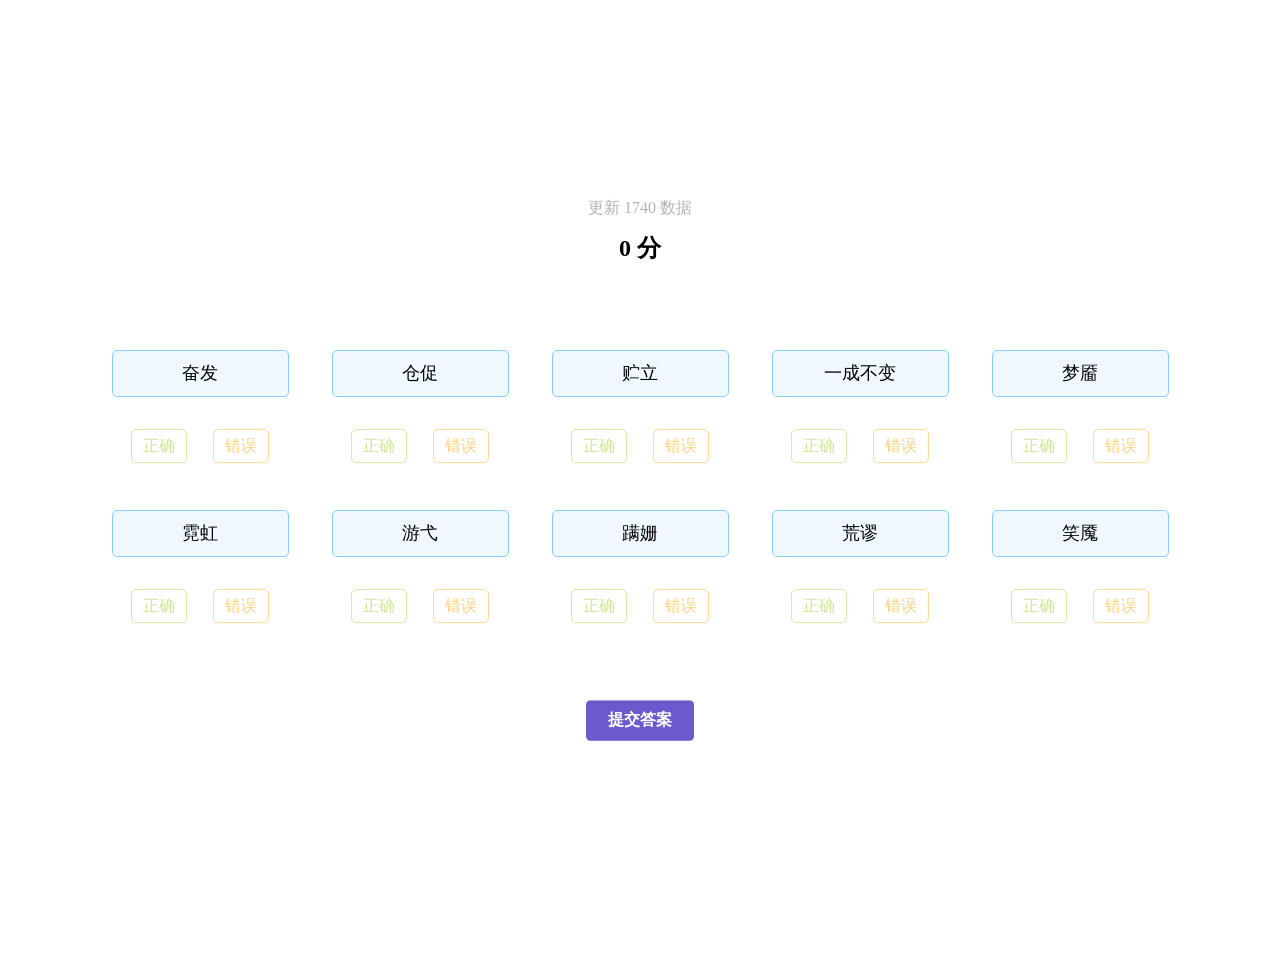
<file: index.html>
<!doctype html>
<html lang="zh-cn">

<head>
  <meta name="viewport" content="width=device-width, initial-scale=1.0, maximum-scale=1.0, user-scalable=no">
  <meta charset="UTF-8" />
  <link rel="icon" type="image/svg+xml" href="./vite.svg" />
  <meta name="viewport" content="width=device-width, initial-scale=1.0" />
  <title>EditTest</title>
  <style>
    body {
      position: relative;
      position: fixed;
      touch-action: manipulation;
      zoom: 1 !important;
      touch-action: pan-x pan-y;
      overscroll-behavior: none;
      user-zoom: fixed;
      min-zoom: 1;
      max-zoom: 1;
    }

    #app {
      width: 100vw;
      height: calc(100vh + 100px);
      display: flex;
      flex-direction: column;
      justify-content: center;
      align-items: center;
      margin: -30px 0 0 0;
      overflow: hidden;
    }
  </style>
  <script type="module" crossorigin src="./assets/index-319ca93a.js"></script>
  <link rel="stylesheet" href="./assets/index-11d16d06.css">
  <script type="module">import.meta.url;import("_").catch(()=>1);async function* g(){};if(location.protocol!="file:"){window.__vite_is_modern_browser=true}</script>
  <script type="module">!function(){if(window.__vite_is_modern_browser)return;console.warn("vite: loading legacy chunks, syntax error above and the same error below should be ignored");var e=document.getElementById("vite-legacy-polyfill"),n=document.createElement("script");n.src=e.src,n.onload=function(){System.import(document.getElementById('vite-legacy-entry').getAttribute('data-src'))},document.body.appendChild(n)}();</script>
</head>

<body>
  <div id="app"></div>
  
  <script nomodule>!function(){var e=document,t=e.createElement("script");if(!("noModule"in t)&&"onbeforeload"in t){var n=!1;e.addEventListener("beforeload",(function(e){if(e.target===t)n=!0;else if(!e.target.hasAttribute("nomodule")||!n)return;e.preventDefault()}),!0),t.type="module",t.src=".",e.head.appendChild(t),t.remove()}}();</script>
  <script nomodule crossorigin id="vite-legacy-polyfill" src="./assets/polyfills-legacy-4bb1e845.js"></script>
  <script nomodule crossorigin id="vite-legacy-entry" data-src="./assets/index-legacy-84b816a3.js">System.import(document.getElementById('vite-legacy-entry').getAttribute('data-src'))</script>
</body>

</html>
</file>
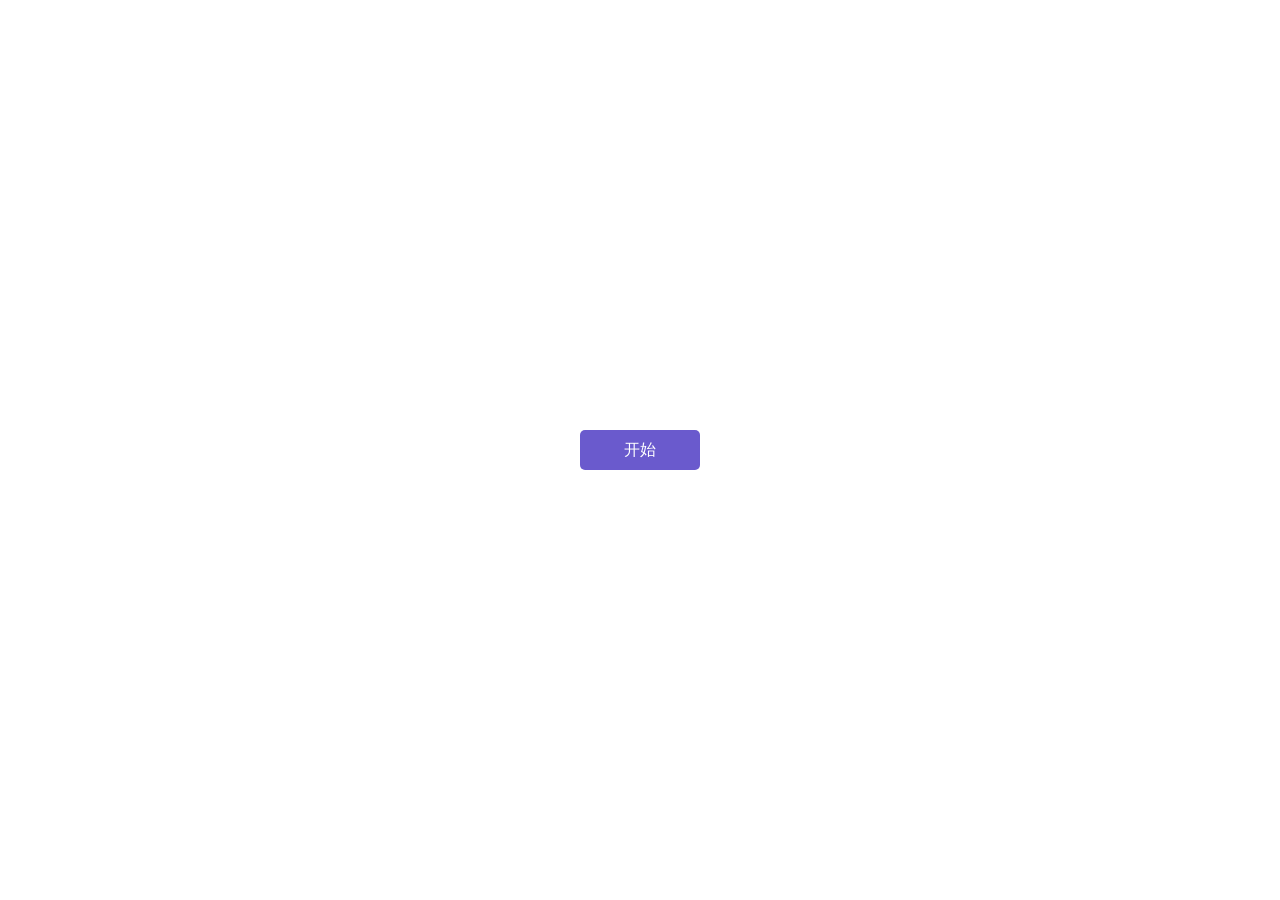
<file: EditTest -Mobile.html>
<!DOCTYPE html>
<html lang="zh-cn">

<head>
    <meta charset="UTF-8">
    <meta http-equiv="X-UA-Compatible" content="IE=edge">
    <meta name="viewport" content="width=device-width, initial-scale=1.0">
    <title>EditTest</title>
</head>

<body>
    <div id="box">
        <div id="validLast"></div>
        <div id="fraction"></div>
        <div class="row" id="line1"></div>
        <div class="row" id="judge1"></div>
        <div class="row" id="line2"></div>
        <div class="row" id="judge2"></div>
        <div class="row" id="line3"></div>
        <div class="row" id="judge3"></div>
        <div class="row" id="line4"></div>
        <div class="row" id="judge4"></div>
        <div class="row" id="line5"></div>
        <div class="row" id="judge5"></div>
        <div id="submit"></div>
    </div>
</body>
<style>
    * {
        margin: 0;
        padding: 0;
    }

    body {
        display: flex;
        justify-content: center;
        align-items: center;
        height: 100vh;
        /* width: 100vh; */
    }

    #box {
        /* margin: 50px 0 0 0; */
        display: flex;
        flex-direction: column;
        justify-content: center;
        align-items: center;
        /* transform: scale(0.8); */
    }

    #validLast {
        margin: 0 0 50px 0;
        font-size: 18px;
        height: 50px;
        display: none;
    }

    #fraction {
        margin: 0 0 50px 0;
        height: 50px;
        font-weight: bold;
        font-size: 35px;
        display: none;
    }

    .row {
        height: 55px;
        display: flex;
        justify-content: center;
        align-items: center;
        display: none;
    }

    #judge1 {
        margin: 0 0 10px 0;
    }

    .item1 {
        margin: 15px;
        width: 135px;
        height: 35px;
        background-color: aliceblue;
        border: 1px solid lightskyblue;
        display: flex;
        justify-content: center;
        align-items: center;
        border-radius: 5px;
        user-select: none;
        /* color: lightskyblue; */
        user-select: none;
    }

    /* .item1:hover {
        transform: scale(1.04);
    } */

    .item2 {
        margin: 15px;
        width: 135px;
        height: 35px;
        display: flex;
        justify-content: center;
        align-items: center;
        border-radius: 5px;
        cursor: pointer;
        user-select: none;
    }



    .yes {
        margin: 0 10px 0 0;
        width: 50px;
        height: 30px;
        border: 1px solid yellowgreen;
        display: flex;
        justify-content: center;
        align-items: center;
        border-radius: 5px;
        color: yellowgreen;
        opacity: .3;
        background-color: white;
        transform: scale(0.9);
    }

    .yes:hover {
        opacity: 1;
        background-color: yellowgreen;
        color: white;
    }

    .wrong {
        margin: 0 0 0 10px;
        width: 50px;
        height: 30px;
        border: 1px solid orange;
        display: flex;
        justify-content: center;
        align-items: center;
        border-radius: 5px;
        color: orange;
        opacity: .3;
        transform: scale(0.9);
    }

    .wrong:hover {
        opacity: 1;
        background-color: orange;
        color: white;
    }

    .correct {
        /* margin: 0 5px 0 5px; */
        display: none;
    }

    .error {
        /* margin: 0 5px 0 5px; */
    }



    #submit {
        /* margin: 80px 0 0 0; */
        width: 120px;
        height: 40px;
        display: flex;
        justify-content: center;
        align-items: center;
        background-color: slateblue;
        border-radius: 5px;
        color: white;
    }

    #submit:hover {
        transform: scale(1.04);
    }
</style>
<script src="jquery.js"></script>
<script>
    const words = [
        ["<font class='error'>按</font><font class='correct'>（安）</font>装", "安装"],
        ["和<font class='error'>霭</font><font class='correct'>（蔼）</font>", "和蔼"],
        ["<font class='error'>翱</font><font class='correct'>（遨）</font>游", "遨游"],
        ["<font class='error'>暗</font><font class='correct'>（谙）</font>熟", "谙熟"],
        ["<font class='error'>唉</font><font class='correct'>（哀）</font>叹", "哀叹"],
        ["<font class='error'>奥</font><font class='correct'>（澳）</font>洲", "澳洲"],
        ["暮<font class='error'>蔼</font><font class='correct'>（霭）</font>", "暮霭"],
        ["<font class='error'>暖</font><font class='correct'>（暖）</font>昧", "暧昧"],
        ["<font class='error'>爱</font><font class='correct'>（艾）</font>滋病", "艾滋病"],
        ["<font class='error'>板</font><font class='correct'>（扳）</font>机", "扳机"],
        ["<font class='error'>绊</font><font class='correct'>（拌）</font>嘴", "拌嘴"],
        ["<font class='error'>备</font><font class='correct'>（倍）</font>增", "倍增"],
        ["针<font class='error'>贬</font><font class='correct'>（砭）</font>", "针砭"],
        ["<font class='error'>敝</font><font class='correct'>（憋）</font>气", "憋气"],
        ["<font class='error'>摒</font><font class='correct'>（屏）</font>气", "屏气"],
        ["船<font class='error'>泊</font><font class='correct'>（舶）</font>", "船舶"],
        ["<font class='error'>搏</font><font class='correct'>（博）</font>弈", "博弈"],
        ["<font class='error'>部</font><font class='correct'>（布）</font>置", "布置"],
        ["<font class='error'>搬</font><font class='correct'>（班）</font>师", "班师"],
        ["羁<font class='error'>拌</font><font class='correct'>（绊）</font>", "羁绊"],
        ["<font class='error'>稗</font><font class='correct'>（裨）</font>益", "裨益"],
        ["<font class='error'>辩</font><font class='correct'>（辨）</font>别", "辨别"],
        ["<font class='error'>宾</font><font class='correct'>（傧）</font>相", "傧相"],
        ["<font class='error'>拔</font><font class='correct'>（拨）</font>款", "拨款"],
        ["<font class='error'>搏</font><font class='correct'>（博）</font>彩", "博彩"],
        ["脉<font class='error'>博</font><font class='correct'>（搏）</font>", "脉搏"],
        ["<font class='error'>布</font><font class='correct'>（部）</font>署", "部署"],
        ["<font class='error'>板</font><font class='correct'>（版）</font>面", "版面"],
        ["<font class='error'>报</font><font class='correct'>（抱）</font>负", "抱负"],
        ["<font class='error'>敝</font><font class='correct'>（弊）</font>病", "弊病"],
        ["<font class='error'>辨</font><font class='correct'>（辩）</font>护", "辩护"],
        ["<font class='error'>频</font><font class='correct'>（濒）</font>临", "濒临"],
        ["<font class='error'>泊</font><font class='correct'>（舶）</font>来品", "舶来品"],
        ["赌<font class='error'>搏</font><font class='correct'>（博）</font>", "赌博"],
        ["刻<font class='error'>簿</font><font class='correct'>（薄）</font>", "刻薄"],
        ["号码<font class='error'>薄</font><font class='correct'>（簿）</font>", "号码簿"],
        ["风<font class='error'>彩</font><font class='correct'>（采）</font>", "风采"],
        ["<font class='error'>怆</font><font class='correct'>（仓）</font>皇", "仓皇"],
        ["<font class='error'>侧</font><font class='correct'>（恻）</font>隐", "恻隐"],
        ["<font class='error'>掺</font><font class='correct'>（搀）</font>扶", "搀扶"],
        ["貂<font class='error'>婵</font><font class='correct'>（蝉）</font>", "貂蝉"],
        ["<font class='error'>偿</font><font class='correct'>（尝）</font>试", "尝试"],
        ["清<font class='error'>彻</font><font class='correct'>（澈）</font>", "清澈"],
        ["<font class='error'>幢</font><font class='correct'>（憧）</font>憬", "憧憬"],
        ["<font class='error'>橱</font><font class='correct'>（厨）</font>房", "厨房"],
        ["<font class='error'>淳</font><font class='correct'>（醇）</font>香", "醇香"],
        ["<font class='error'>摧</font><font class='correct'>（催）</font>促", "催促"],
        ["文<font class='error'>彩</font><font class='correct'>（采）</font>", "文采"],
        ["<font class='error'>仓</font><font class='correct'>（沧）</font>桑", "沧桑"],
        ["视<font class='error'>查</font><font class='correct'>（察）</font>", "视察"],
        ["<font class='error'>蝉</font><font class='correct'>（婵）</font>娟", "婵娟"],
        ["<font class='error'>婵</font><font class='correct'>（蝉）</font>联", "蝉联"],
        ["<font class='error'>伥</font><font class='correct'>（怅）</font>然", "怅然"],
        ["松<font class='error'>驰</font><font class='correct'>（弛）</font>", "松弛"],
        ["范<font class='error'>筹</font><font class='correct'>（畴）</font>", "范畴"],
        ["怀<font class='error'>惴</font><font class='correct'>（揣）</font>", "怀揣"],
        ["<font class='error'>缀</font><font class='correct'>（辍）</font>学", "辍学"],
        ["荟<font class='error'>粹</font><font class='correct'>（萃）</font>", "荟萃"],
        ["<font class='error'>伧</font><font class='correct'>（仓）</font>促", "仓促"],
        ["<font class='error'>苍</font><font class='correct'>（沧）</font>海", "沧海"],
        ["<font class='error'>叉</font><font class='correct'>（岔）</font>路", "岔路"],
        ["<font class='error'>馋</font><font class='correct'>（谗）</font>言", "谗言"],
        ["何<font class='error'>偿</font><font class='correct'>（尝）</font>", "何尝"],
        ["<font class='error'>扯</font><font class='correct'>（掣）</font>肘", "掣肘"],
        ["整<font class='error'>伤</font><font class='correct'>（饬）</font>", "整饬"],
        ["<font class='error'>厨</font><font class='correct'>（橱）</font>柜", "橱柜"],
        ["边<font class='error'>垂</font><font class='correct'>（陲）</font>", "边陲"],
        ["<font class='error'>纂</font><font class='correct'>（篡）</font>夺", "篡夺"],
        ["精<font class='error'>萃</font><font class='correct'>（粹）</font>", "精粹"],
        ["<font class='error'>眈</font><font class='correct'>（耽）</font>误", "耽误"],
        ["高<font class='error'>挡</font><font class='correct'>（档）</font>", "高档"],
        ["<font class='error'>抵</font><font class='correct'>（诋）</font>毁", "诋毁"],
        ["门<font class='error'>弟</font><font class='correct'>（第）</font>", "门第"],
        ["<font class='error'>掂</font><font class='correct'>（踮）</font>脚", "踮脚"],
        ["通<font class='error'>谍</font><font class='correct'>（牒）</font>", "通牒"],
        ["装<font class='error'>钉</font><font class='correct'>（订）</font>", "装订"],
        ["<font class='error'>带</font><font class='correct'>（戴）</font>帽", "戴帽"],
        ["河<font class='error'>提</font><font class='correct'>（堤）</font>", "河堤"],
        ["<font class='error'>啼</font><font class='correct'>（谛）</font>听", "谛听"],
        ["落<font class='error'>弟</font><font class='correct'>（第）</font>", "落第"],
        ["<font class='error'>沾</font><font class='correct'>（玷）</font>污", "玷污"],
        ["影<font class='error'>牒</font><font class='correct'>（碟）</font>", "影碟"],
        ["<font class='error'>订</font><font class='correct'>（钉）</font>扣子", "钉扣子"],
        ["挂<font class='error'>档</font><font class='correct'>（挡）</font>", "挂挡"],
        ["<font class='error'>诋</font><font class='correct'>（砥）</font>砺", "砥砺"],
        ["真<font class='error'>蒂</font><font class='correct'>（谛）</font>", "真谛"],
        ["<font class='error'>惦</font><font class='correct'>（掂）</font>量", "掂量"],
        ["<font class='error'>垫</font><font class='correct'>（奠）</font>基", "奠基"],
        ["更<font class='error'>叠</font><font class='correct'>（迭）</font>", "更迭"],
        ["文<font class='error'>椟</font><font class='correct'>（牍）</font>", "文牍"],
        ["亵<font class='error'>黩</font><font class='correct'>（渎）</font>", "亵渎"],
        ["目<font class='error'>赌</font><font class='correct'>（睹）</font>", "目睹"],
        ["<font class='error'>度</font><font class='correct'>（渡）</font>难关", "渡难关"],
        ["<font class='error'>藍</font><font class='correct'>（蠹）</font>虫", "蠹虫"],
        ["<font class='error'>渡</font><font class='correct'>（度）</font>日", "度日"],
        ["桥<font class='error'>礅</font><font class='correct'>（墩）</font>", "桥墩"],
        ["<font class='error'>厄</font><font class='correct'>（扼）</font>要", "扼要"],
        ["<font class='error'>恶</font><font class='correct'>（噩）</font>梦", "噩梦"],
        ["<font class='error'>恶</font><font class='correct'>（厄）</font>运", "厄运"],
        ["<font class='error'>法</font><font class='correct'>（砝）</font>码", "砝码"],
        ["<font class='error'>反</font><font class='correct'>（返）</font>工", "返工"],
        ["<font class='error'>废</font><font class='correct'>（费）</font>力", "费力"],
        ["<font class='error'>斐</font><font class='correct'>（蜚）</font>声", "蜚声"],
        ["<font class='error'>份</font><font class='correct'>（分）</font>内", "分内"],
        ["缘<font class='error'>份</font><font class='correct'>（分）</font>", "缘分"],
        ["振<font class='error'>辐</font><font class='correct'>（幅）</font>", "振幅"],
        ["<font class='error'>符</font><font class='correct'>（附）</font>会", "附会"],
        ["<font class='error'>蕃</font><font class='correct'>（幡）</font>然", "幡然"],
        ["<font class='error'>返</font><font class='correct'>（反）</font>悔", "反悔"],
        ["浪<font class='error'>废</font><font class='correct'>（费）</font>", "浪费"],
        ["<font class='error'>愤</font><font class='correct'>（奋）</font>发", "奋发"],
        ["<font class='error'>份</font><font class='correct'>（分）</font>量", "分量"],
        ["<font class='error'>奉</font><font class='correct'>（俸）</font>禄", "俸禄"],
        ["<font class='error'>腑</font><font class='correct'>（俯）</font>瞰", "俯瞰"],
        ["<font class='error'>付</font><font class='correct'>（副）</font>刊", "副刊"],
        ["纷<font class='error'>烦</font><font class='correct'>（繁）</font>", "纷繁"],
        ["<font class='error'>防</font><font class='correct'>（妨）</font>碍", "妨碍"],
        ["<font class='error'>绯</font><font class='correct'>（悱）</font>恻", "悱恻"],
        ["安<font class='error'>份</font><font class='correct'>（分）</font>", "安分"],
        ["股<font class='error'>分</font><font class='correct'>（份）</font>", "股份"],
        ["<font class='error'>蝠</font><font class='correct'>（辐）</font>射", "辐射"],
        ["师<font class='error'>付</font><font class='correct'>（傅）</font>", "师傅"],
        ["<font class='error'>复</font><font class='correct'>（覆）</font>没", "覆没"],
        ["气<font class='error'>慨</font><font class='correct'>（概）</font>", "气概"],
        ["钓<font class='error'>杆</font><font class='correct'>（竿）</font>", "钓竿"],
        ["桅<font class='error'>干</font><font class='correct'>（杆）</font>", "桅杆"],
        ["秸<font class='error'>杆</font><font class='correct'>（秆）</font>", "秸秆"],
        ["景阳<font class='error'>岗</font><font class='correct'>（冈）</font>", "景阳冈"],
        ["站<font class='error'>冈</font><font class='correct'>（岗）</font>", "站岗"],
        ["<font class='error'>工</font><font class='correct'>（功）</font>底", "功底"],
        ["<font class='error'>功</font><font class='correct'>（攻）</font>势", "攻势"],
        ["<font class='error'>贡</font><font class='correct'>（供）</font>养", "供养"],
        ["挂<font class='error'>勾</font><font class='correct'>（钩）</font>", "挂钩"],
        ["<font class='error'>埂</font><font class='correct'>（梗）</font>概", "梗概"],
        ["<font class='error'>幸</font><font class='correct'>（辜）</font>负", "辜负"],
        ["<font class='error'>估</font><font class='correct'>（姑）</font>息", "姑息"],
        ["粗<font class='error'>旷</font><font class='correct'>（犷）</font>", "粗犷"],
        ["<font class='error'>贯</font><font class='correct'>（惯）</font>例", "惯例"],
        ["<font class='error'>贯</font><font class='correct'>（灌）</font>输", "灌输"],
        ["电线<font class='error'>竿</font><font class='correct'>（杆）</font>", "电线杆"],
        ["井<font class='error'>岗</font><font class='correct'>（冈）</font>山", "井冈山"],
        ["<font class='error'>冈</font><font class='correct'>（岗）</font>位", "岗位"],
        ["<font class='error'>供</font><font class='correct'>（贡）</font>献", "贡献"],
        ["<font class='error'>胳</font><font class='correct'>（隔）</font>膜", "隔膜"],
        ["<font class='error'>顾</font><font class='correct'>（雇）</font>佣", "雇佣"],
        ["<font class='error'>刮</font><font class='correct'>（聒）</font>噪", "聒噪"],
        ["<font class='error'>魁</font><font class='correct'>（瑰）</font>丽", "瑰丽"],
        ["<font class='error'>函</font><font class='correct'>（涵）</font>养", "涵养"],
        ["遗<font class='error'>撼</font><font class='correct'>（憾）</font>", "遗憾"],
        ["惊<font class='error'>赅</font><font class='correct'>（骇）</font>", "惊骇"],
        ["<font class='error'>和</font><font class='correct'>（合）</font>力", "合力"],
        ["<font class='error'>宏</font><font class='correct'>（洪）</font>亮", "洪亮"],
        ["问<font class='error'>侯</font><font class='correct'>（候）</font>", "问候"],
        ["倏<font class='error'>乎</font><font class='correct'>（忽）</font>", "倏忽"],
        ["圆<font class='error'>猾</font><font class='correct'>（滑）</font>", "圆滑"],
        ["膏<font class='error'>育</font><font class='correct'>（肓）</font>", "膏肓"],
        ["<font class='error'>愰</font><font class='correct'>（幌）</font>子", "幌子"],
        ["聪<font class='error'>惠</font><font class='correct'>（慧）</font>", "聪慧"],
        ["<font class='error'>会</font><font class='correct'>（荟）</font>萃", "荟萃"],
        ["含<font class='error'>浑</font><font class='correct'>（混）</font>", "含混"],
        ["浩<font class='error'>翰</font><font class='correct'>（瀚）</font>", "浩瀚"],
        ["震<font class='error'>憾</font><font class='correct'>（撼）</font>", "震撼"],
        ["<font class='error'>撼</font><font class='correct'>（捍）</font>卫", "捍卫"],
        ["强<font class='error'>捍</font><font class='correct'>（悍）</font>", "强悍"],
        ["亲<font class='error'>合</font><font class='correct'>（和）</font>力", "亲和力"],
        ["<font class='error'>合</font><font class='correct'>（和）</font>谐", "和谐"],
        ["<font class='error'>弘</font><font class='correct'>（宏）</font>观", "宏观"],
        ["<font class='error'>洪</font><font class='correct'>（弘）</font>扬", "弘扬"],
        ["霓<font class='error'>红</font><font class='correct'>（虹）</font>", "霓虹"],
        ["万户<font class='error'>候</font><font class='correct'>（侯）</font>", "万户侯"],
        ["<font class='error'>侯</font><font class='correct'>（侯）</font>鸟", "侯鸟"],
        ["<font class='error'>侯</font><font class='correct'>（候）</font>补", "候补"],
        ["<font class='error'>狐</font><font class='correct'>（弧）</font>度", "弧度"],
        ["<font class='error'>糊</font><font class='correct'>（胡）</font>话", "胡话"],
        ["<font class='error'>焕</font><font class='correct'>（涣）</font>散", "涣散"],
        ["<font class='error'>涣</font><font class='correct'>（焕）</font>发", "焕发"],
        ["<font class='error'>慌</font><font class='correct'>（荒）</font>谬", "荒谬"],
        ["<font class='error'>愰</font><font class='correct'>（惶）</font>惑", "惶惑"],
        ["春<font class='error'>辉</font><font class='correct'>（晖）</font>", "春晖"],
        ["<font class='error'>恢</font><font class='correct'>（诙）</font>谐", "诙谐"],
        ["<font class='error'>会</font><font class='correct'>（汇）</font>报", "汇报"],
        ["教<font class='error'>悔</font><font class='correct'>（诲）</font>", "教诲"],
        ["<font class='error'>浑</font><font class='correct'>（诨）</font>号", "诨号"],
        ["<font class='error'>浑</font><font class='correct'>（混）</font>沌", "混沌"],
        ["掺<font class='error'>合</font><font class='correct'>（和）</font>", "掺和"],
        ["<font class='error'>火</font><font class='correct'>（伙）</font>食", "伙食"],
        ["<font class='error'>肌</font><font class='correct'>（饥）</font>肠", "饥肠"],
        ["<font class='error'>藉</font><font class='correct'>（籍）</font>贯", "籍贯"],
        ["<font class='error'>挤</font><font class='correct'>（跻）</font>身", "跻身"],
        ["<font class='error'>疾</font><font class='correct'>（急）</font>促", "急促"],
        ["通<font class='error'>辑</font><font class='correct'>（缉）</font>", "通缉"],
        ["<font class='error'>既</font><font class='correct'>（即）</font>使", "即使"],
        ["<font class='error'>疾</font><font class='correct'>（棘）</font>手", "棘手"],
        ["<font class='error'>即</font><font class='correct'>（既）</font>然", "既然"],
        ["调<font class='error'>济</font><font class='correct'>（剂）</font>", "调剂"],
        ["马<font class='error'>夹</font><font class='correct'>（甲）</font>", "马甲"],
        ["<font class='error'>佼</font><font class='correct'>（姣）</font>好", "姣好"],
        ["<font class='error'>娇</font><font class='correct'>（矫）</font>健", "矫健"],
        ["麦<font class='error'>桔</font><font class='correct'>（秸）</font>", "麦秸"],
        ["拘<font class='error'>紧</font><font class='correct'>（谨）</font>", "拘谨"],
        ["陷<font class='error'>井</font><font class='correct'>（阱）</font>", "陷阱"],
        ["毕<font class='error'>竞</font><font class='correct'>（竟）</font>", "毕竟"],
        ["<font class='error'>脽</font><font class='correct'>（雎）</font>鸠", "雎鸠"],
        ["<font class='error'>巨</font><font class='correct'>（剧）</font>增", "剧增"],
        ["<font class='error'>决</font><font class='correct'>（抉）</font>择", "抉择"],
        ["<font class='error'>掘</font><font class='correct'>（崛）</font>起", "崛起"],
        ["<font class='error'>偕</font><font class='correct'>（揩）</font>油", "揩油"],
        ["<font class='error'>戡</font><font class='correct'>（勘）</font>查", "勘查"],
        ["青<font class='error'>棵</font><font class='correct'>（稞）</font>", "青稞"],
        ["<font class='error'>磕</font><font class='correct'>（瞌）</font>睡", "瞌睡"],
        ["开<font class='error'>恳</font><font class='correct'>（垦）</font>", "开垦"],
        ["<font class='error'>馈</font><font class='correct'>（匮）</font>乏", "匮乏"],
        ["<font class='error'>急</font><font class='correct'>（亟）</font>待", "亟待"],
        ["学<font class='error'>藉</font><font class='correct'>（籍）</font>", "学籍"],
        ["<font class='error'>技</font><font class='correct'>（伎）</font>俩", "伎俩"],
        ["希<font class='error'>翼</font><font class='correct'>（冀）</font>", "希冀"],
        ["<font class='error'>佳</font><font class='correct'>（嘉）</font>奖", "嘉奖"],
        ["<font class='error'>嘎</font><font class='correct'>（戛）</font>然", "戛然"],
        ["船<font class='error'>浆</font><font class='correct'>（桨）</font>", "船桨"],
        ["<font class='error'>骄</font><font class='correct'>（娇）</font>宠", "娇宠"],
        ["<font class='error'>徼</font><font class='correct'>（缴）</font>纳", "缴纳"],
        ["<font class='error'>佼</font><font class='correct'>（皎）</font>洁", "皎洁"],
        ["挖墙<font class='error'>角</font><font class='correct'>（脚）</font>", "挖墙脚"],
        ["<font class='error'>结</font><font class='correct'>（节）</font>骨眼", "节骨眼"],
        ["<font class='error'>界</font><font class='correct'>（届）</font>时", "届时"],
        ["蕴<font class='error'>籍</font><font class='correct'>（藉）</font>", "蕴藉"],
        ["<font class='error'>精</font><font class='correct'>（经）</font>典", "经典"],
        ["<font class='error'>精</font><font class='correct'>（经）</font>络", "经络"],
        ["<font class='error'>竟</font><font class='correct'>（竞）</font>技", "竞技"],
        ["<font class='error'>竞</font><font class='correct'>（竟）</font>然", "竟然"],
        ["<font class='error'>炯</font><font class='correct'>（迥）</font>异", "迥异"],
        ["针<font class='error'>炙</font><font class='correct'>（灸）</font>", "针灸"],
        ["规<font class='error'>距</font><font class='correct'>（矩）</font>", "规矩"],
        ["家<font class='error'>俱</font><font class='correct'>（具）</font>", "家具"],
        ["<font class='error'>具</font><font class='correct'>（俱）</font>全", "俱全"],
        ["盘<font class='error'>距</font><font class='correct'>（踞）</font>", "盘踞"],
        ["<font class='error'>决</font><font class='correct'>（诀）</font>窍", "诀窍"],
        ["<font class='error'>央</font><font class='correct'>（诀）</font>别", "诀别"],
        ["<font class='error'>峻</font><font class='correct'>（竣）</font>工", "竣工"],
        ["疏<font class='error'>竣</font><font class='correct'>（浚）</font>", "疏浚"],
        ["<font class='error'>揩</font><font class='correct'>（楷）</font>模", "楷模"],
        ["<font class='error'>勘</font><font class='correct'>（戡）</font>乱", "戡乱"],
        ["<font class='error'>嗑</font><font class='correct'>（磕）</font>头", "磕头"],
        ["<font class='error'>格</font><font class='correct'>（恪）</font>守", "恪守"],
        ["<font class='error'>挎</font><font class='correct'>（垮）</font>台", "垮台"],
        ["昏<font class='error'>馈</font><font class='correct'>（聩）</font>", "昏聩"],
        ["慷<font class='error'>概</font><font class='correct'>（慨）</font>", "慷慨"],
        ["<font class='error'>搞</font><font class='correct'>（犒）</font>劳", "犒劳"],
        ["<font class='error'>嗑</font><font class='correct'>（磕）</font>碰", "磕碰"],
        ["<font class='error'>克</font><font class='correct'>（刻）</font>苦", "刻苦"],
        ["眼<font class='error'>框</font><font class='correct'>（眶）</font>", "眼眶"],
        ["寥<font class='error'>阔</font><font class='correct'>（廓）</font>", "寥廓"],
        ["打<font class='error'>腊</font><font class='correct'>（蜡）</font>", "打蜡"],
        ["<font class='error'>篮</font><font class='correct'>（蓝）</font>本", "蓝本"],
        ["<font class='error'>蓝</font><font class='correct'>（篮）</font>球", "篮球"],
        ["护<font class='error'>拦</font><font class='correct'>（栏）</font>", "护栏"],
        ["斑<font class='error'>澜</font><font class='correct'>（斓）</font>", "斑斓"],
        ["<font class='error'>览</font><font class='correct'>（缆）</font>车", "缆车"],
        ["<font class='error'>嬴</font><font class='correct'>（羸）</font>弱", "羸弱"],
        ["<font class='error'>类</font><font class='correct'>（雷）</font>同", "雷同"],
        ["呆<font class='error'>楞</font><font class='correct'>（愣）</font>", "呆愣"],
        ["<font class='error'>历</font><font class='correct'>（厉）</font>害", "厉害"],
        ["<font class='error'>俐</font><font class='correct'>（利）</font>落", "利落"],
        ["鹤<font class='error'>戾</font><font class='correct'>（唳）</font>", "鹤唳"],
        ["蝉<font class='error'>连</font><font class='correct'>（联）</font>", "蝉联"],
        ["黄<font class='error'>莲</font><font class='correct'>（连）</font>", "黄连"],
        ["千<font class='error'>炼</font><font class='correct'>（练）</font>", "千练"],
        ["熟<font class='error'>炼</font><font class='correct'>（练）</font>", "熟练"],
        ["修<font class='error'>练</font><font class='correct'>（炼）</font>", "修炼"],
        ["锤<font class='error'>练</font><font class='correct'>（炼）</font>", "锤炼"],
        ["提<font class='error'>练</font><font class='correct'>（炼）</font>", "提炼"],
        ["高<font class='error'>梁</font><font class='correct'>（粱）</font>", "高粱"],
        ["桥<font class='error'>粱</font><font class='correct'>（梁）</font>", "桥梁"],
        ["老<font class='error'>俩</font><font class='correct'>（两）</font>口", "老两口"],
        ["<font class='error'>了</font><font class='correct'>（潦）</font>草", "潦草"],
        ["寂<font class='error'>廖</font><font class='correct'>（寥）</font>", "寂寥"],
        ["<font class='error'>廖</font><font class='correct'>（寥）</font>廓", "寥廓"],
        ["<font class='error'>僚</font><font class='correct'>（镣）</font>铐", "镣铐"],
        ["<font class='error'>了</font><font class='correct'>（瞭）</font>望", "瞭望"],
        ["<font class='error'>鳞</font><font class='correct'>（遴）</font>选", "遴选"],
        ["<font class='error'>铃</font><font class='correct'>（玲）</font>珑", "玲珑"],
        ["<font class='error'>玲</font><font class='correct'>（伶）</font>俐", "伶俐"],
        ["<font class='error'>棱</font><font class='correct'>（菱）</font>形", "菱形"],
        ["孤<font class='error'>伶伶</font><font class='correct'>（零零）</font>", "孤零零"],
        ["<font class='error'>流</font><font class='correct'>（留）</font>恋", "留恋"],
        ["<font class='error'>留</font><font class='correct'>（刘）</font>海儿", "刘海儿"],
        ["<font class='error'>流</font><font class='correct'>（浏）</font>览", "浏览"],
        ["葱<font class='error'>笼</font><font class='correct'>（茏）</font>", "葱茏"],
        ["拉<font class='error'>笼</font><font class='correct'>（拢）</font>", "拉拢"],
        ["<font class='error'>拢</font><font class='correct'>（笼）</font>络", "笼络"],
        ["<font class='error'>陇</font><font class='correct'>（垄）</font>断", "垄断"],
        ["捅<font class='error'>漏</font><font class='correct'>（娄）</font>子", "捅娄子"],
        ["遗<font class='error'>露</font><font class='correct'>（漏）</font>", "遗漏"],
        ["杀<font class='error'>戳</font><font class='correct'>（戮）</font>", "杀戮"],
        ["频<font class='error'>律</font><font class='correct'>（率）</font>", "频率"],
        ["旋<font class='error'>率</font><font class='correct'>（律）</font>", "旋律"],
        ["痉<font class='error'>孪</font><font class='correct'>（挛）</font>", "痉挛"],
        ["<font class='error'>挛</font><font class='correct'>（孪）</font>生", "孪生"],
        ["<font class='error'>伦</font><font class='correct'>（沦）</font>落", "沦落"],
        ["<font class='error'>罗</font><font class='correct'>（啰）</font>唆", "啰唆"],
        ["怠<font class='error'>漫</font><font class='correct'>（慢）</font>", "怠慢"],
        ["前<font class='error'>矛</font><font class='correct'>（茅）</font>", "前茅"],
        ["<font class='error'>谜</font><font class='correct'>（迷）</font>宫", "迷宫"],
        ["<font class='error'>靡</font><font class='correct'>（糜）</font>烂", "糜烂"],
        ["隐<font class='error'>密</font><font class='correct'>（秘）</font>", "隐秘"],
        ["扫<font class='error'>瞄</font><font class='correct'>（描）</font>", "扫描"],
        ["<font class='error'>抿</font><font class='correct'>（泯）</font>灭", "泯灭"],
        ["观<font class='error'>摹</font><font class='correct'>（摩）</font>", "观摩"],
        ["<font class='error'>母</font><font class='correct'>（拇）</font>指", "拇指"],
        ["<font class='error'>慢</font><font class='correct'>（漫）</font>谈", "漫谈"],
        ["<font class='error'>肓</font><font class='correct'>（盲）</font>目", "盲目"],
        ["<font class='error'>冒</font><font class='correct'>（贸）</font>然", "贸然"],
        ["<font class='error'>懵</font><font class='correct'>（蒙）</font>人", "蒙人"],
        ["捉<font class='error'>谜</font><font class='correct'>（迷）</font>藏", "捉迷藏"],
        ["消<font class='error'>弥</font><font class='correct'>（弭）</font>", "消弭"],
        ["披<font class='error'>糜</font><font class='correct'>（靡）</font>", "披靡"],
        ["萎<font class='error'>糜</font><font class='correct'>（靡）</font>", "萎靡"],
        ["<font class='error'>湎</font><font class='correct'>（缅）</font>怀", "缅怀"],
        ["沉<font class='error'>缅</font><font class='correct'>（湎）</font>", "沉湎"],
        ["浩<font class='error'>缈</font><font class='correct'>（渺）</font>", "浩渺"],
        ["轻<font class='error'>篾</font><font class='correct'>（蔑）</font>", "轻蔑"],
        ["<font class='error'>名</font><font class='correct'>（明）</font>信片", "明信片"],
        ["临<font class='error'>摩</font><font class='correct'>（摹）</font>", "临摹"],
        ["寂<font class='error'>漠</font><font class='correct'>（寞）</font>", "寂寞"],
        ["粉<font class='error'>沫</font><font class='correct'>（末）</font>", "粉末"],
        ["<font class='error'>幕</font><font class='correct'>（暮）</font>色", "暮色"],
        ["招<font class='error'>幕</font><font class='correct'>（募）</font>", "招募"],
        ["<font class='error'>赫</font><font class='correct'>（赧）</font>颜", "赧颜"],
        ["<font class='error'>扭</font><font class='correct'>（忸）</font>怩", "忸怩"],
        ["<font class='error'>钮</font><font class='correct'>（纽）</font>带", "纽带"],
        ["<font class='error'>呕</font><font class='correct'>（讴）</font>歌", "讴歌"],
        ["<font class='error'>呕</font><font class='correct'>（怄）</font>气", "怄气"],
        ["<font class='error'>欧</font><font class='correct'>（殴）</font>打", "殴打"],
        ["<font class='error'>沤</font><font class='correct'>（呕）</font>吐", "呕吐"],
        ["<font class='error'>怄</font><font class='correct'>（沤）</font>肥", "沤肥"],
        ["<font class='error'>趴</font><font class='correct'>（扒）</font>手", "扒手"],
        ["涅<font class='error'>磐</font><font class='correct'>（槃）</font>", "涅槃"],
        ["<font class='error'>疱</font><font class='correct'>（庖）</font>厨", "庖厨"],
        ["<font class='error'>陪</font><font class='correct'>（赔）</font>偿", "赔偿"],
        ["<font class='error'>砰</font><font class='correct'>（抨）</font>击", "抨击"],
        ["<font class='error'>篷</font><font class='correct'>（蓬）</font>松", "蓬松"],
        ["敞<font class='error'>蓬</font><font class='correct'>（篷）</font>车", "敞篷车"],
        ["<font class='error'>批</font><font class='correct'>（披）</font>露", "披露"],
        ["偏<font class='error'>辟</font><font class='correct'>（僻）</font>", "偏僻"],
        ["<font class='error'>骠</font><font class='correct'>（剽）</font>悍", "剽悍"],
        ["<font class='error'>判</font><font class='correct'>（叛）</font>变", "叛变"],
        ["<font class='error'>配</font><font class='correct'>（佩）</font>带", "佩带"],
        ["帐<font class='error'>蓬</font><font class='correct'>（篷）</font>", "帐篷"],
        ["<font class='error'>批</font><font class='correct'>（披）</font>览", "披览"],
        ["<font class='error'>凭</font><font class='correct'>（平）</font>添", "平添"],
        ["分<font class='error'>岐</font><font class='correct'>（歧）</font>", "分歧"],
        ["<font class='error'>岐</font><font class='correct'>（歧）</font>义", "歧义"],
        ["默<font class='error'>挈</font><font class='correct'>（契）</font>", "默契"],
        ["<font class='error'>气</font><font class='correct'>（汽）</font>水", "汽水"],
        ["接<font class='error'>恰</font><font class='correct'>（洽）</font>", "接洽"],
        ["<font class='error'>欠</font><font class='correct'>（歉）</font>疚", "歉疚"],
        ["<font class='error'>倾</font><font class='correct'>（顷）</font>刻：", "顷刻"],
        ["<font class='error'>亲</font><font class='correct'>（青）</font>睐", "青睐"],
        ["<font class='error'>趋</font><font class='correct'>（驱）</font>使", "驱使"],
        ["<font class='error'>全</font><font class='correct'>（痊）</font>愈", "痊愈"],
        ["兑换<font class='error'>卷</font><font class='correct'>（券）</font>", "兑换券"],
        ["商<font class='error'>确</font><font class='correct'>（榷）</font>", "商榷"],
        ["<font class='error'>挠</font><font class='correct'>（饶）</font>恕", "饶恕"],
        ["<font class='error'>葺</font><font class='correct'>（茸）</font>毛", "茸毛"],
        ["杂<font class='error'>揉</font><font class='correct'>（糅）</font>", "杂糅"],
        ["困<font class='error'>挠</font><font class='correct'>（扰）</font>", "困扰"],
        ["<font class='error'>溶</font><font class='correct'>（融）</font>洽", "融洽"],
        ["<font class='error'>柄</font><font class='correct'>（枘）</font>凿", "枘凿"],
        ["修<font class='error'>茸</font><font class='correct'>（葺）</font>", "修葺"],
        ["水蒸<font class='error'>汽</font><font class='correct'>（气）</font>", "水蒸气"],
        ["诀<font class='error'>窃</font><font class='correct'>（窍）</font>", "诀窍"],
        ["<font class='error'>虬</font><font class='correct'>（遒）</font>劲", "遒劲"],
        ["<font class='error'>倦</font><font class='correct'>（蜷）</font>缩", "蜷缩"],
        ["城<font class='error'>阕</font><font class='correct'>（阙）</font>", "城阙"],
        ["坚<font class='error'>仞</font><font class='correct'>（韧）</font>", "坚韧"],
        ["<font class='error'>揉</font><font class='correct'>（蹂）</font>躏", "蹂躏"],
        ["<font class='error'>诺</font><font class='correct'>（偌）</font>大", "偌大"],
        ["<font class='error'>撤</font><font class='correct'>（撒）</font>手", "撒手"],
        ["<font class='error'>剎</font><font class='correct'>（煞）</font>白", "煞白"],
        ["<font class='error'>扇</font><font class='correct'>（煽）</font>情", "煽情"],
        ["<font class='error'>摄</font><font class='correct'>（慑）</font>服", "慑服"],
        ["<font class='error'>手</font><font class='correct'>（首）</font>饰", "首饰"],
        ["<font class='error'>搔</font><font class='correct'>（骚）</font>扰", "骚扰"],
        ["蹒<font class='error'>姗</font><font class='correct'>（跚）</font>", "蹒跚"],
        ["<font class='error'>响</font><font class='correct'>（晌）</font>午", "晌午"],
        ["<font class='error'>郝</font><font class='correct'>（赦）</font>免", "赦免"],
        ["<font class='error'>守</font><font class='correct'>（狩）</font>猎", "狩猎"],
        ["害<font class='error'>躁</font><font class='correct'>（臊）</font>", "害臊"],
        ["<font class='error'>瞻</font><font class='correct'>（赡）</font>养", "赡养"],
        ["花<font class='error'>梢</font><font class='correct'>（哨）</font>", "花哨"],
        ["<font class='error'>申</font><font class='correct'>（伸）</font>张", "伸张"],
        ["<font class='error'>暑</font><font class='correct'>（署）</font>名", "署名"],
        ["部<font class='error'>暑</font><font class='correct'>（署）</font>", "部署"],
        ["闪<font class='error'>铄</font><font class='correct'>（烁）</font>", "闪烁"],
        ["<font class='error'>耸</font><font class='correct'>（悚）</font>然", "悚然"],
        ["<font class='error'>燧</font><font class='correct'>（隧）</font>道", "隧道"],
        ["摩<font class='error'>娑</font><font class='correct'>（挲）</font>", "摩挲"],
        ["卫<font class='error'>戌</font><font class='correct'>（戍）</font>", "卫戍"],
        ["<font class='error'>撕</font><font class='correct'>（厮）</font>杀", "厮杀"],
        ["朗<font class='error'>领</font><font class='correct'>（诵）</font>", "朗诵"],
        ["教<font class='error'>嗦</font><font class='correct'>（唆）</font>", "教唆"],
        ["<font class='error'>锁</font><font class='correct'>（琐）</font>屑", "琐屑"],
        ["<font class='error'>嗽</font><font class='correct'>（漱）</font>口", "漱口"],
        ["<font class='error'>纵</font><font class='correct'>（怂）</font>恿", "怂恿"],
        ["鬼<font class='error'>崇</font><font class='correct'>（祟）</font>", "鬼祟"],
        ["繁<font class='error'>锁</font><font class='correct'>（琐）</font>", "繁琐"],
        ["枷<font class='error'>索</font><font class='correct'>（锁）</font>", "枷锁"],
        ["拖<font class='error'>踏</font><font class='correct'>（沓）</font>", "拖沓"],
        ["<font class='error'>摊</font><font class='correct'>（瘫）</font>软", "瘫软"],
        ["<font class='error'>螳</font><font class='correct'>（蹚）</font>水", "蹚水"],
        ["<font class='error'>誉</font><font class='correct'>（誊）</font>写", "誊写"],
        ["<font class='error'>甜</font><font class='correct'>（恬）</font>静", "恬静"],
        ["请<font class='error'>贴</font><font class='correct'>（帖）</font>", "请帖"],
        ["<font class='error'>曈</font><font class='correct'>（瞳）</font>孔", "瞳孔"],
        ["鞭<font class='error'>鞑</font><font class='correct'>（挞）</font>", "鞭挞"],
        ["偏<font class='error'>坦</font><font class='correct'>（袒）</font>", "偏袒"],
        ["<font class='error'>塘</font><font class='correct'>（搪）</font>塞", "搪塞"],
        ["<font class='error'>腾</font><font class='correct'>（螣）</font>蛇", "螣蛇"],
        ["体<font class='error'>帖</font><font class='correct'>（贴）</font>", "体贴"],
        ["朝<font class='error'>庭</font><font class='correct'>（廷）</font>", "朝廷"],
        ["<font class='error'>脱</font><font class='correct'>（蜕）</font>化", "蜕化"],
        ["糟<font class='error'>塌</font><font class='correct'>（蹋）</font>", "糟蹋"],
        ["煤<font class='error'>碳</font><font class='correct'>（炭）</font>", "煤炭"],
        ["熏<font class='error'>淘</font><font class='correct'>（陶）</font>", "熏陶"],
        ["<font class='error'>题</font><font class='correct'>（提）</font>纲", "提纲"],
        ["妥<font class='error'>贴</font><font class='correct'>（帖）</font>", "妥帖"],
        ["天<font class='error'>廷</font><font class='correct'>（庭）</font>", "天庭"],
        ["<font class='error'>托</font><font class='correct'>（拖）</font>鞋", "拖鞋"],
        ["<font class='error'>婉</font><font class='correct'>（惋）</font>惜", "惋惜"],
        ["<font class='error'>忘</font><font class='correct'>（妄）</font>想", "妄想"],
        ["<font class='error'>蔚</font><font class='correct'>（慰）</font>藉", "慰藉"],
        ["委<font class='error'>惋</font><font class='correct'>（婉）</font>", "委婉"],
        ["<font class='error'>惟</font><font class='correct'>（帷）</font>幄", "帷幄"],
        ["旋<font class='error'>窝</font><font class='correct'>（涡）</font>", "旋涡"],
        ["<font class='error'>安</font><font class='correct'>（枉）</font>费", "枉费"],
        ["<font class='error'>帏</font><font class='correct'>（帷）</font>幕", "帷幕"],
        ["<font class='error'>污</font><font class='correct'>（诬）</font>告", "诬告"],
        ["白<font class='error'>晰</font><font class='correct'>（皙）</font>", "白皙"],
        ["<font class='error'>息</font><font class='correct'>（熄）</font>灭", "熄灭"],
        ["<font class='error'>嘻</font><font class='correct'>（嬉）</font>戏", "嬉戏"],
        ["沿<font class='error'>习</font><font class='correct'>（袭）</font>", "沿袭"],
        ["迁<font class='error'>徒</font><font class='correct'>（徙）</font>", "迁徙"],
        ["<font class='error'>暇</font><font class='correct'>（遐）</font>思", "遐思"],
        ["<font class='error'>暇</font><font class='correct'>（瑕）</font>疵", "瑕疵"],
        ["船<font class='error'>弦</font><font class='correct'>（舷）</font>", "船舷"],
        ["诬<font class='error'>谄</font><font class='correct'>（陷）</font>", "诬陷"],
        ["照<font class='error'>像</font><font class='correct'>（相）</font>", "照相"],
        ["安<font class='error'>祥</font><font class='correct'>（详）</font>", "安详"],
        ["慈<font class='error'>详</font><font class='correct'>（祥）</font>", "慈祥"],
        ["<font class='error'>详</font><font class='correct'>（祥）</font>和", "祥和"],
        ["意<font class='error'>像</font><font class='correct'>（象）</font>", "意象"],
        ["通<font class='error'>霄</font><font class='correct'>（宵）</font>", "通宵"],
        ["<font class='error'>消</font><font class='correct'>（道）</font>遥", "道遥"],
        ["报<font class='error'>消</font><font class='correct'>（销）</font>", "报销"],
        ["<font class='error'>消</font><font class='correct'>（销）</font>毁", "销毁"],
        ["云<font class='error'>宵</font><font class='correct'>（霄）</font>", "云霄"],
        ["<font class='error'>谐</font><font class='correct'>（协）</font>奏曲", "协奏曲"],
        ["<font class='error'>谐</font><font class='correct'>（协）</font>作", "协作"],
        ["<font class='error'>协</font><font class='correct'>（胁）</font>迫", "胁迫"],
        ["发<font class='error'>泻</font><font class='correct'>（泄）</font>", "发泄"],
        ["倾<font class='error'>泄</font><font class='correct'>（泻）</font>", "倾泻"],
        ["<font class='error'>腥</font><font class='correct'>（猩）</font>红", "猩红"],
        ["<font class='error'>形</font><font class='correct'>（行）</font>踪", "行踪"],
        ["外<font class='error'>型</font><font class='correct'>（形）</font>", "外形"],
        ["流线<font class='error'>形</font><font class='correct'>（型）</font>", "流线型"],
        ["<font class='error'>休</font><font class='correct'>（修）</font>葺", "修葺"],
        ["手<font class='error'>序</font><font class='correct'>（续）</font>", "手续"],
        ["<font class='error'>渲</font><font class='correct'>（宣）</font>泄", "宣泄"],
        ["<font class='error'>暄</font><font class='correct'>（喧）</font>闹", "喧闹"],
        ["寒<font class='error'>喧</font><font class='correct'>（暄）</font>", "寒暄"],
        ["<font class='error'>眩</font><font class='correct'>（炫）</font>目", "炫目"],
        ["<font class='error'>眩</font><font class='correct'>（炫）</font>耀", "炫耀"],
        ["<font class='error'>宣</font><font class='correct'>（渲）</font>染", "渲染"],
        ["醉<font class='error'>熏熏</font><font class='correct'>（醺醺）</font>", "醉醺醺"],
        ["<font class='error'>寻</font><font class='correct'>（询）</font>问", "询问"],
        ["通<font class='error'>迅</font><font class='correct'>（讯）</font>", "通讯"],
        ["潮<font class='error'>讯</font><font class='correct'>（汛）</font>", "潮汛"],
        ["<font class='error'>循</font><font class='correct'>（徇）</font>私", "徇私"],
        ["<font class='error'>徇</font><font class='correct'>（殉）</font>难", "殉难"],
        ["<font class='error'>延</font><font class='correct'>（沿）</font>袭", "沿袭"],
        ["祸<font class='error'>秧</font><font class='correct'>（殃）</font>", "祸殃"],
        ["<font class='error'>殆</font><font class='correct'>（贻）</font>误", "贻误"],
        ["游<font class='error'>戈</font><font class='correct'>（弋）</font>", "游弋"],
        ["<font class='error'>肆</font><font class='correct'>（肄）</font>业", "肄业"],
        ["梦<font class='error'>靥</font><font class='correct'>（魇）</font>", "梦魇"],
        ["<font class='error'>膺</font><font class='correct'>（赝）</font>品", "赝品"],
        ["<font class='error'>摇</font><font class='correct'>（遥）</font>控", "遥控"],
        ["笑<font class='error'>魇</font><font class='correct'>（靥）</font>", "笑靥"],
        ["疮<font class='error'>夷</font><font class='correct'>（痍）</font>", "疮痍"],
        ["<font class='error'>怡</font><font class='correct'>（颐）</font>养", "颐养"],
        ["<font class='error'>一</font><font class='correct'>（易）</font>拉罐", "易拉罐"],
        ["演<font class='error'>译</font><font class='correct'>（绎）</font>", "演绎"],
        ["<font class='error'>莹</font><font class='correct'>（荧）</font>光", "荧光"],
        ["<font class='error'>萤</font><font class='correct'>（荧）</font>屏", "荧屏"],
        ["<font class='error'>嬴</font><font class='correct'>（赢）</font>得", "赢得"],
        ["<font class='error'>涌</font><font class='correct'>（踊）</font>跃", "踊跃"],
        ["良<font class='error'>秀</font><font class='correct'>（莠）</font>", "良莠"],
        ["<font class='error'>渝</font><font class='correct'>（逾）</font>期", "逾期"],
        ["<font class='error'>原</font><font class='correct'>（元）</font>气", "元气"],
        ["<font class='error'>缘</font><font class='correct'>（原）</font>委", "原委"],
        ["<font class='error'>殒</font><font class='correct'>（陨）</font>落", "陨落"],
        ["蜂<font class='error'>涌</font><font class='correct'>（拥）</font>", "蜂拥"],
        ["<font class='error'>忧</font><font class='correct'>（幽）</font>怨", "幽怨"],
        ["<font class='error'>愚</font><font class='correct'>（迂）</font>腐", "迂腐"],
        ["赋<font class='error'>与</font><font class='correct'>（予）</font>", "赋予"],
        ["<font class='error'>原</font><font class='correct'>（元）</font>凶", "元凶"],
        ["方<font class='error'>园</font><font class='correct'>（圆）</font>", "方圆"],
        ["<font class='error'>陨</font><font class='correct'>（殒）</font>命", "殒命"],
        ["<font class='error'>涌</font><font class='correct'>（甬）</font>道", "甬道"],
        ["<font class='error'>尤</font><font class='correct'>（犹）</font>如", "犹如"],
        ["揶<font class='error'>愉</font><font class='correct'>（揄）</font>", "揶揄"],
        ["参<font class='error'>予</font><font class='correct'>（与）</font>", "参与"],
        ["幅<font class='error'>圆</font><font class='correct'>（员）</font>", "幅员"],
        ["纷<font class='error'>芸</font><font class='correct'>（纭）</font>", "纷纭"],
        ["<font class='error'>孕</font><font class='correct'>（蕴）</font>藏", "蕴藏"],
        ["贪<font class='error'>脏</font><font class='correct'>（赃）</font>", "贪赃"],
        ["肮<font class='error'>赃</font><font class='correct'>（脏）</font>", "肮脏"],
        ["聒<font class='error'>燥</font><font class='correct'>（噪）</font>", "聒噪"],
        ["枯<font class='error'>躁</font><font class='correct'>（燥）</font>", "枯燥"],
        ["暴<font class='error'>燥</font><font class='correct'>（躁）</font>", "暴躁"],
        ["<font class='error'>燥</font><font class='correct'>（躁）</font>动", "躁动"],
        ["<font class='error'>扎</font><font class='correct'>（札）</font>记", "札记"],
        ["<font class='error'>贬</font><font class='correct'>（眨）</font>眼", "眨眼"],
        ["敲<font class='error'>榨</font><font class='correct'>（诈）</font>", "敲诈"],
        ["压<font class='error'>诈</font><font class='correct'>（榨）</font>", "压榨"],
        ["膨<font class='error'>涨</font><font class='correct'>（胀）</font>", "膨胀"],
        ["<font class='error'>涨</font><font class='correct'>（胀）</font>痛", "胀痛"],
        ["<font class='error'>帐</font><font class='correct'>（账）</font>目", "账目"],
        ["<font class='error'>蜇</font><font class='correct'>（蛰）</font>伏", "蛰伏"],
        ["装<font class='error'>祯</font><font class='correct'>（帧）</font>", "装帧"],
        ["<font class='error'>慎</font><font class='correct'>（缜）</font>密", "缜密"],
        ["雷<font class='error'>震</font><font class='correct'>（阵）</font>雨", "雷阵雨"],
        ["<font class='error'>震</font><font class='correct'>（振）</font>奋", "振奋"],
        ["坐<font class='error'>阵</font><font class='correct'>（镇）</font>", "坐镇"],
        ["<font class='error'>振</font><font class='correct'>（震）</font>撼", "震撼"],
        ["福<font class='error'>址</font><font class='correct'>（祉）</font>", "福祉"],
        ["对<font class='error'>恃</font><font class='correct'>（峙）</font>", "对峙"],
        ["极<font class='error'>至</font><font class='correct'>（致）</font>", "极致"],
        ["导<font class='error'>至</font><font class='correct'>（致）</font>", "导致"],
        ["<font class='error'>至</font><font class='correct'>（致）</font>使", "致使"],
        ["<font class='error'>衷</font><font class='correct'>（钟）</font>爱", "钟爱"],
        ["神<font class='error'>洲</font><font class='correct'>（州）</font>", "神州"],
        ["九<font class='error'>洲</font><font class='correct'>（州）</font>", "九州"],
        ["绿<font class='error'>州</font><font class='correct'>（洲）</font>", "绿洲"],
        ["文<font class='error'>诌</font><font class='correct'>（绉绉）</font>", "文绉绉"],
        ["<font class='error'>绉</font><font class='correct'>（皱）</font>纹", "皱纹"],
        ["锱<font class='error'>珠</font><font class='correct'>（铢）</font>", "锱铢"],
        ["<font class='error'>嘱</font><font class='correct'>（瞩）</font>目", "瞩目"],
        ["一<font class='error'>柱</font><font class='correct'>（炷）</font>香", "一炷香"],
        ["化<font class='error'>装</font><font class='correct'>（妆）</font>品", "化妆品"],
        ["<font class='error'>姿</font><font class='correct'>（恣）</font>意", "恣意"],
        ["<font class='error'>凑</font><font class='correct'>（奏）</font>效", "奏效"],
        ["<font class='error'>咀</font><font class='correct'>（诅）</font>咒", "诅咒"],
        ["编<font class='error'>篡</font><font class='correct'>（纂）</font>", "编纂"],
        ["<font class='error'>尊</font><font class='correct'>（遵）</font>从", "遵从"],
        ["操<font class='error'>做</font><font class='correct'>（作）</font>", "操作"],
        ["<font class='error'>做</font><font class='correct'>（作）</font>梗", "作梗"],
        ["<font class='error'>做</font><font class='correct'>（作）</font>揖", "作揖"],
        ["<font class='error'>座</font><font class='correct'>（坐）</font>标", "坐标"],
        ["<font class='error'>座</font><font class='correct'>（坐）</font>落", "坐落"],
        ["邻<font class='error'>坐</font><font class='correct'>（座）</font>", "邻座"],
        ["<font class='error'>坐</font><font class='correct'>（座）</font>右铭", "座右铭"],
        ["<font class='error'>作</font><font class='correct'>（做）</font>工", "做工"],
        ["<font class='error'>哀</font><font class='correct'>（唉）</font>声叹气", "唉声叹气"],
        ["不<font class='error'>黯</font><font class='correct'>（谙）</font>世事", "不谙世事"],
        ["<font class='error'>暗</font><font class='correct'>（黯）</font>然销魂", "黯然销魂"],
        ["佶屈<font class='error'>骛</font><font class='correct'>（聱）</font>牙", "佶屈聱牙"],
        ["和<font class='error'>霭</font><font class='correct'>（蔼）</font>可亲", "和蔼可亲"],
        ["<font class='error'>安</font><font class='correct'>（按）</font>捺不住", "按捺不住"],
        ["独占<font class='error'>鳖</font><font class='correct'>（鳌）</font>头", "独占鳌头"],
        ["桀<font class='error'>傲</font><font class='correct'>（骜）</font>不驯", "桀骜不驯"],
        ["飞扬<font class='error'>拔</font><font class='correct'>（跋）</font>扈", "飞扬跋扈"],
        ["纵横<font class='error'>俾</font><font class='correct'>（捭）</font>阖", "纵横捭阖"],
        ["<font class='error'>神</font><font class='correct'>（稗）</font>官野史", "稗官野史"],
        ["<font class='error'>搬</font><font class='correct'>（班）</font>师回朝", "班师回朝"],
        ["如丸走<font class='error'>板</font><font class='correct'>（坂）</font>", "如丸走坂"],
        ["千里<font class='error'>拔</font><font class='correct'>（跋）</font>涉", "千里跋涉"],
        ["甘<font class='error'>败</font><font class='correct'>（拜）</font>下风", "甘拜下风"],
        ["<font class='error'>搬</font><font class='correct'>（班）</font>门弄斧", "班门弄斧"],
        ["可见一<font class='error'>般</font><font class='correct'>（斑）</font>", "可见一斑"],
        ["安<font class='error'>帮</font><font class='correct'>（邦）</font>定国", "安邦定国"],
    ];
</script>
<script>

    var score = 0;
    var scoreArr = [];

    $("#submit").html("开始");

    $("#submit").on("click", function () {
        if ($("#submit").html() == "开始" || $("#submit").html() == "再来一次") {
            scoreArr = [0, 0, 0, 0, 0, 0, 0, 0, 0, 0];
            score = 0;
            $("#judge1").css("pointer-events", "auto");
            $("#judge2").css("pointer-events", "auto");
            $("#judge3").css("pointer-events", "auto");
            $("#judge4").css("pointer-events", "auto");
            $("#judge5").css("pointer-events", "auto");
            $(".item1").css("background-color", "aliceblue");
            $(".item1").css("border", "1px solid lightskyblue");
            $(".row").html("");
            $("#fraction").css("display", "none");
            $("#submit").css("margin", "50px 0 0 0")
            $("#submit").html("提交");
            $(".row").css("display", "flex");
            var randNum1;
            var randNum2;
            let repeatArr = [];
            for (let i = 0; i < 10; i++) {
                do {
                    randNum1 = Math.floor(Math.random() * words.length);
                    isRand = repeatArr.indexOf(randNum1);
                    if (isRand < 0) {
                        repeatArr.push(randNum1);
                    }
                } while (isRand >= 0);
                randNum2 = Math.floor(Math.random() * 2);
                if (i < 2) {
                    $("#line1").append('<div class="item1" id="subject' + i + '">' + words[randNum1][randNum2] + '</div>');
                    $("#judge1").append('<div class="item2"><div class="yes" index1="' + i + '">正确</div><div class="wrong" index2="' + i + '">错误</div></div>');
                } else if (i >= 2 && i < 4) {
                    $("#line2").append('<div class="item1" id="subject' + i + '">' + words[randNum1][randNum2] + '</div>');
                    $("#judge2").append('<div class="item2"><div class="yes" index1="' + i + '">正确</div><div class="wrong" index2="' + i + '">错误</div></div>');
                } else if (i >= 4 && i < 6) {
                    $("#line3").append('<div class="item1" id="subject' + i + '">' + words[randNum1][randNum2] + '</div>');
                    $("#judge3").append('<div class="item2"><div class="yes" index1="' + i + '">正确</div><div class="wrong" index2="' + i + '">错误</div></div>');
                } else if (i >= 6 && i < 8) {
                    $("#line4").append('<div class="item1" id="subject' + i + '">' + words[randNum1][randNum2] + '</div>');
                    $("#judge4").append('<div class="item2"><div class="yes" index1="' + i + '">正确</div><div class="wrong" index2="' + i + '">错误</div></div>');
                } else {
                    $("#line5").append('<div class="item1" id="subject' + i + '">' + words[randNum1][randNum2] + '</div>');
                    $("#judge5").append('<div class="item2"><div class="yes" index1="' + i + '">正确</div><div class="wrong" index2="' + i + '">错误</div></div>');
                }
            }
            $("#validLast").css("display", "flex");
            // //时间倒计时
            // var lastHour = 0;       //小时
            // var lastMinute = 5;    //分钟
            // var lastSecond = 0;    //秒
            // var lastInterval = setInterval(function () {
            //     if (lastSecond > 0) {
            //         lastSecond -= 1;
            //     } else if (lastMinute > 0) {
            //         lastMinute -= 1;
            //         lastSecond = 59;
            //     } else if (lastHour > 0) {
            //         lastHour -= 1;
            //         lastMinute = 59;
            //         lastSecond = 59;
            //     }
            //     if (lastHour == 0 && lastMinute == 0 && lastSecond == 0) {
            //         clearInterval(lastInterval);
            //         lastInterval = null;
            //         $('#validLast').css("display", "none");
            //         $("#fraction").css("display", "flex");
            //         for (let i = 0; i < scoreArr.length; i++) {
            //             score += scoreArr[i];
            //         }
            //         $("#fraction").html(score + " 分");
            //         $(".error").css("color", "red");
            //         $(".error").css("text-decoration", "line-through");
            //         $(".correct").css("display", "flex");
            //         $("#submit").html("再来一次");
            //     } else {
            //         var tmp = '';
            //         if (lastHour > 0) {
            //             tmp += lastHour + ' ∶ ';
            //         }
            //         if (lastHour >= 0 || lastMinute > 0) {
            //             tmp += (lastMinute > 9 ? '' : '0') + lastMinute + ' ∶ ';
            //         }
            //         tmp += (lastSecond > 9 ? '' : '0') + lastSecond + ' ';
            //         $('#validLast').html(tmp);
            //     }
            // }, 1000);
        } else {
            // clearInterval(lastInterval);
            // lastInterval = null;
            $('#validLast').css("display", "none");
            $("#fraction").css("display", "flex");
            for (let i = 0; i < scoreArr.length; i++) {
                if (scoreArr[i] == 0) {
                    $("#subject" + i).css("background-color", "mistyrose");
                    $("#subject" + i).css("border", "1px solid pink");
                } else {
                    $("#subject" + i).css("background-color", "honeydew");
                    $("#subject" + i).css("border", "1px solid yellowgreen");
                }
                score += scoreArr[i];
                console.log(score);
            }
            $("#fraction").html(score + " 分");
            $(".error").css("color", "red");
            // $(".error").css("text-decoration", "line-through");
            $(".correct").css("display", "flex");
            $("#judge1").css("pointer-events", "none");
            $("#judge2").css("pointer-events", "none");
            $("#judge3").css("pointer-events", "none");
            $("#judge4").css("pointer-events", "none");
            $("#judge5").css("pointer-events", "none");
            $("#submit").html("再来一次");
        }
    });


    $("body").on("click", ".yes", function () {
        $(this).css("background-color", "yellowgreen");
        $(this).css("color", "white");
        $(this).css("opacity", "1");
        $(this).siblings(".wrong").css("background-color", "white");
        $(this).siblings(".wrong").css("color", "orange");
        $(this).siblings(".wrong").css("opacity", ".3");
        if ($("#subject" + $(this).attr("index1")).html().indexOf("<") < 0) {
            scoreArr[$(this).attr("index1")] = 10;
        } else {
            scoreArr[$(this).attr("index1")] = 0;
        }
    });


    $("body").on("click", ".wrong", function () {
        $(this).css("background-color", "orange");
        $(this).css("color", "white");
        $(this).css("opacity", "1");
        $(this).siblings(".yes").css("background-color", "white");
        $(this).siblings(".yes").css("color", "yellowgreen");
        $(this).siblings(".yes").css("opacity", ".3");
        if ($("#subject" + $(this).attr("index2")).html().indexOf("<") >= 0) {
            scoreArr[$(this).attr("index2")] = 10;
        } else {
            scoreArr[$(this).attr("index2")] = 0;
        }
    });


    // $("#judge2").append('<div class="item2"><div class="yes"><svg t="1680170709782" class="icon" viewBox="0 0 1024 1024" version="1.1" xmlns="http://www.w3.org/2000/svg" p-id="1694" width="30" height="30"><path d="M512 85.333333c235.648 0 426.666667 191.018667 426.666667 426.666667s-191.018667 426.666667-426.666667 426.666667S85.333333 747.648 85.333333 512 276.352 85.333333 512 85.333333z m-74.965333 550.4L346.453333 545.152a42.666667 42.666667 0 1 0-60.330666 60.330667l120.704 120.704a42.666667 42.666667 0 0 0 60.330666 0l301.653334-301.696a42.666667 42.666667 0 1 0-60.288-60.330667l-271.530667 271.488z" fill="#52C41A" p-id="1695"></path></svg></div><div class="wrong"><svg t="1680170692841" class="icon" viewBox="0 0 1024 1024" version="1.1" xmlns="http://www.w3.org/2000/svg" p-id="1492" width="30" height="30"><path d="M512 85.333333C276.352 85.333333 85.333333 276.352 85.333333 512s191.018667 426.666667 426.666667 426.666667 426.666667-191.018667 426.666667-426.666667S747.648 85.333333 512 85.333333z m128.426667 606.72l-129.749334-129.749333-129.066666 129.024a35.968 35.968 0 1 1-50.901334-50.901333l129.024-129.066667-130.432-130.432A35.968 35.968 0 1 1 380.16 329.984l130.474667 130.474667 129.706666-129.749334a35.968 35.968 0 1 1 50.944 50.901334l-129.749333 129.749333 129.749333 129.749333a35.968 35.968 0 1 1-50.901333 50.944z" fill="#FF3838" p-id="1493"></path></svg></div></div>');

    // $("#fraction").append('100分');
    // $(".correct").css("color", "green");
    // $(".error").css("color", "red");
    // $(".error").css("font-weight", "bold");



</script>

</html>
</file>
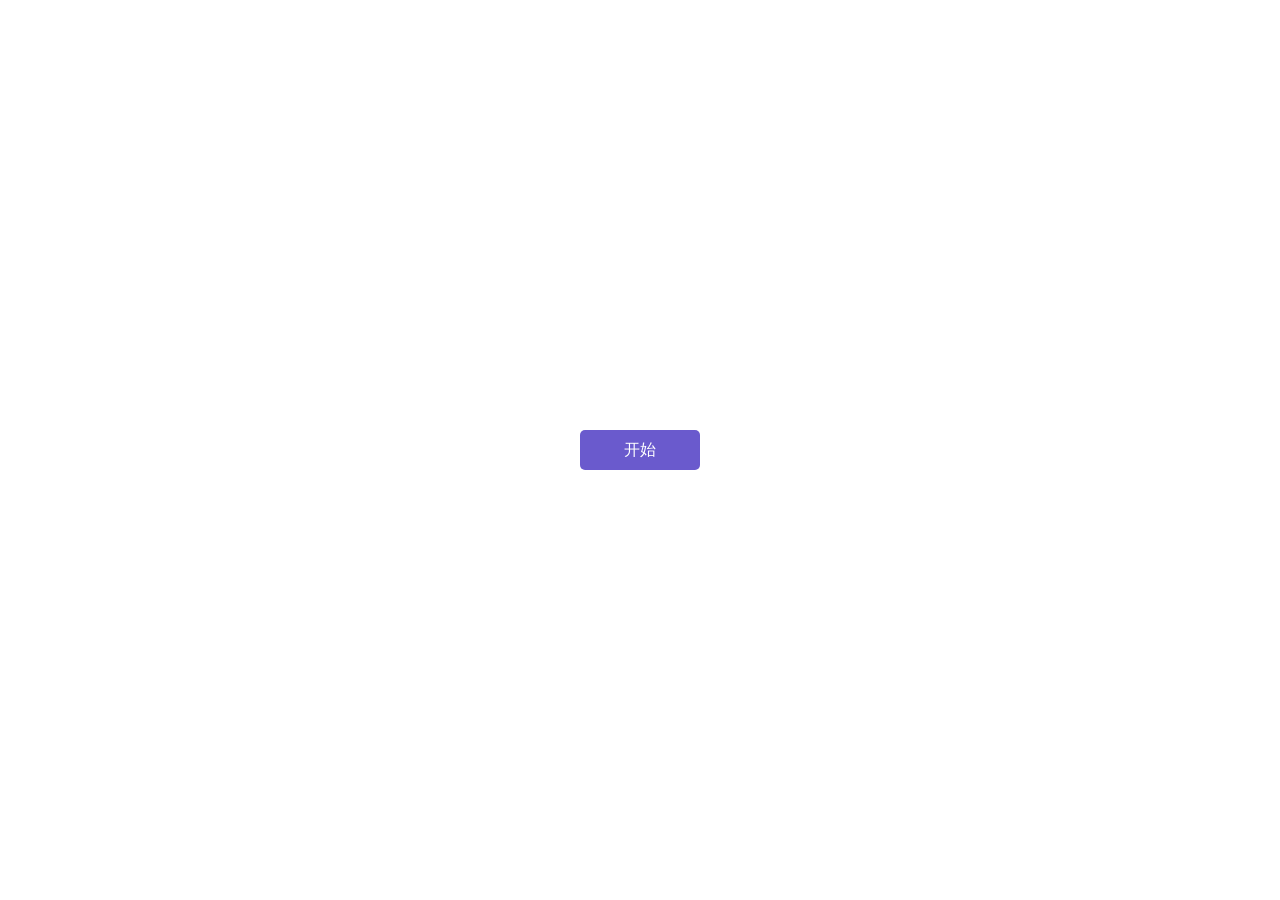
<file: EditTest-Mobile.html>
<!DOCTYPE html>
<html lang="zh-cn">

<head>
    <meta charset="UTF-8">
    <meta http-equiv="X-UA-Compatible" content="IE=edge">
    <meta name="viewport" content="width=device-width, initial-scale=1.0">
    <title>EditTest</title>
</head>

<body>
    <div id="box">
        <div id="validLast"></div>
        <div id="fraction"></div>
        <div class="row" id="line1"></div>
        <div class="row" id="judge1"></div>
        <div class="row" id="line2"></div>
        <div class="row" id="judge2"></div>
        <div class="row" id="line3"></div>
        <div class="row" id="judge3"></div>
        <div class="row" id="line4"></div>
        <div class="row" id="judge4"></div>
        <div class="row" id="line5"></div>
        <div class="row" id="judge5"></div>
        <div id="submit"></div>
    </div>
</body>
<style>
    * {
        margin: 0;
        padding: 0;
    }

    body {
        display: flex;
        justify-content: center;
        align-items: center;
        height: 100vh;
        /* width: 100vh; */
    }

    #box {
        /* margin: 50px 0 0 0; */
        display: flex;
        flex-direction: column;
        justify-content: center;
        align-items: center;
        /* transform: scale(0.8); */
    }

    #validLast {
        margin: 0 0 20px 0;
        font-size: 18px;
        height: 40px;
        display: none;
    }

    #fraction {
        margin: 0 0 20px 0;
        height: 40px;
        font-weight: bold;
        font-size: 35px;
        display: none;
    }

    .row {
        height: 50px;
        display: flex;
        justify-content: center;
        align-items: center;
        display: none;
    }

    /* #judge1 {
        margin: 0 0 10px 0;
    } */

    .item1 {
        margin: 10px 15px;
        width: 135px;
        height: 35px;
        background-color: aliceblue;
        border: 1px solid lightskyblue;
        display: flex;
        justify-content: center;
        align-items: center;
        border-radius: 5px;
        user-select: none;
        /* color: lightskyblue; */
        user-select: none;
    }

    /* .item1:hover {
        transform: scale(1.04);
    } */

    .item2 {
        margin: 10px 15px;
        width: 135px;
        height: 35px;
        display: flex;
        justify-content: center;
        align-items: center;
        border-radius: 5px;
        cursor: pointer;
        user-select: none;
    }



    .yes {
        margin: 0 10px 0 0;
        width: 50px;
        height: 30px;
        border: 1px solid yellowgreen;
        display: flex;
        justify-content: center;
        align-items: center;
        border-radius: 5px;
        color: yellowgreen;
        opacity: .3;
        background-color: white;
        transform: scale(0.9);
    }

    .yes:hover {
        opacity: 1;
        background-color: yellowgreen;
        color: white;
    }

    .wrong {
        margin: 0 0 0 10px;
        width: 50px;
        height: 30px;
        border: 1px solid orange;
        display: flex;
        justify-content: center;
        align-items: center;
        border-radius: 5px;
        color: orange;
        opacity: .3;
        transform: scale(0.9);
    }

    .wrong:hover {
        opacity: 1;
        background-color: orange;
        color: white;
    }

    .correct {
        /* margin: 0 5px 0 5px; */
        display: none;
    }

    .error {
        /* margin: 0 5px 0 5px; */
    }



    #submit {
        /* margin: 80px 0 0 0; */
        width: 120px;
        height: 40px;
        display: flex;
        justify-content: center;
        align-items: center;
        background-color: slateblue;
        border-radius: 5px;
        color: white;
    }

    #submit:hover {
        transform: scale(1.04);
    }
</style>
<script src="jquery.js"></script>
<script>
    const words = [
        ["<font class='error'>按</font><font class='correct'>（安）</font>装", "安装"],
        ["和<font class='error'>霭</font><font class='correct'>（蔼）</font>", "和蔼"],
        ["<font class='error'>翱</font><font class='correct'>（遨）</font>游", "遨游"],
        ["<font class='error'>暗</font><font class='correct'>（谙）</font>熟", "谙熟"],
        ["<font class='error'>唉</font><font class='correct'>（哀）</font>叹", "哀叹"],
        ["<font class='error'>奥</font><font class='correct'>（澳）</font>洲", "澳洲"],
        ["暮<font class='error'>蔼</font><font class='correct'>（霭）</font>", "暮霭"],
        ["<font class='error'>暖</font><font class='correct'>（暖）</font>昧", "暧昧"],
        ["<font class='error'>爱</font><font class='correct'>（艾）</font>滋病", "艾滋病"],
        ["<font class='error'>板</font><font class='correct'>（扳）</font>机", "扳机"],
        ["<font class='error'>绊</font><font class='correct'>（拌）</font>嘴", "拌嘴"],
        ["<font class='error'>备</font><font class='correct'>（倍）</font>增", "倍增"],
        ["针<font class='error'>贬</font><font class='correct'>（砭）</font>", "针砭"],
        ["<font class='error'>敝</font><font class='correct'>（憋）</font>气", "憋气"],
        ["<font class='error'>摒</font><font class='correct'>（屏）</font>气", "屏气"],
        ["船<font class='error'>泊</font><font class='correct'>（舶）</font>", "船舶"],
        ["<font class='error'>搏</font><font class='correct'>（博）</font>弈", "博弈"],
        ["<font class='error'>部</font><font class='correct'>（布）</font>置", "布置"],
        ["<font class='error'>搬</font><font class='correct'>（班）</font>师", "班师"],
        ["羁<font class='error'>拌</font><font class='correct'>（绊）</font>", "羁绊"],
        ["<font class='error'>稗</font><font class='correct'>（裨）</font>益", "裨益"],
        ["<font class='error'>辩</font><font class='correct'>（辨）</font>别", "辨别"],
        ["<font class='error'>宾</font><font class='correct'>（傧）</font>相", "傧相"],
        ["<font class='error'>拔</font><font class='correct'>（拨）</font>款", "拨款"],
        ["<font class='error'>搏</font><font class='correct'>（博）</font>彩", "博彩"],
        ["脉<font class='error'>博</font><font class='correct'>（搏）</font>", "脉搏"],
        ["<font class='error'>布</font><font class='correct'>（部）</font>署", "部署"],
        ["<font class='error'>板</font><font class='correct'>（版）</font>面", "版面"],
        ["<font class='error'>报</font><font class='correct'>（抱）</font>负", "抱负"],
        ["<font class='error'>敝</font><font class='correct'>（弊）</font>病", "弊病"],
        ["<font class='error'>辨</font><font class='correct'>（辩）</font>护", "辩护"],
        ["<font class='error'>频</font><font class='correct'>（濒）</font>临", "濒临"],
        ["<font class='error'>泊</font><font class='correct'>（舶）</font>来品", "舶来品"],
        ["赌<font class='error'>搏</font><font class='correct'>（博）</font>", "赌博"],
        ["刻<font class='error'>簿</font><font class='correct'>（薄）</font>", "刻薄"],
        ["号码<font class='error'>薄</font><font class='correct'>（簿）</font>", "号码簿"],
        ["风<font class='error'>彩</font><font class='correct'>（采）</font>", "风采"],
        ["<font class='error'>怆</font><font class='correct'>（仓）</font>皇", "仓皇"],
        ["<font class='error'>侧</font><font class='correct'>（恻）</font>隐", "恻隐"],
        ["<font class='error'>掺</font><font class='correct'>（搀）</font>扶", "搀扶"],
        ["貂<font class='error'>婵</font><font class='correct'>（蝉）</font>", "貂蝉"],
        ["<font class='error'>偿</font><font class='correct'>（尝）</font>试", "尝试"],
        ["清<font class='error'>彻</font><font class='correct'>（澈）</font>", "清澈"],
        ["<font class='error'>幢</font><font class='correct'>（憧）</font>憬", "憧憬"],
        ["<font class='error'>橱</font><font class='correct'>（厨）</font>房", "厨房"],
        ["<font class='error'>淳</font><font class='correct'>（醇）</font>香", "醇香"],
        ["<font class='error'>摧</font><font class='correct'>（催）</font>促", "催促"],
        ["文<font class='error'>彩</font><font class='correct'>（采）</font>", "文采"],
        ["<font class='error'>仓</font><font class='correct'>（沧）</font>桑", "沧桑"],
        ["视<font class='error'>查</font><font class='correct'>（察）</font>", "视察"],
        ["<font class='error'>蝉</font><font class='correct'>（婵）</font>娟", "婵娟"],
        ["<font class='error'>婵</font><font class='correct'>（蝉）</font>联", "蝉联"],
        ["<font class='error'>伥</font><font class='correct'>（怅）</font>然", "怅然"],
        ["松<font class='error'>驰</font><font class='correct'>（弛）</font>", "松弛"],
        ["范<font class='error'>筹</font><font class='correct'>（畴）</font>", "范畴"],
        ["怀<font class='error'>惴</font><font class='correct'>（揣）</font>", "怀揣"],
        ["<font class='error'>缀</font><font class='correct'>（辍）</font>学", "辍学"],
        ["荟<font class='error'>粹</font><font class='correct'>（萃）</font>", "荟萃"],
        ["<font class='error'>伧</font><font class='correct'>（仓）</font>促", "仓促"],
        ["<font class='error'>苍</font><font class='correct'>（沧）</font>海", "沧海"],
        ["<font class='error'>叉</font><font class='correct'>（岔）</font>路", "岔路"],
        ["<font class='error'>馋</font><font class='correct'>（谗）</font>言", "谗言"],
        ["何<font class='error'>偿</font><font class='correct'>（尝）</font>", "何尝"],
        ["<font class='error'>扯</font><font class='correct'>（掣）</font>肘", "掣肘"],
        ["整<font class='error'>伤</font><font class='correct'>（饬）</font>", "整饬"],
        ["<font class='error'>厨</font><font class='correct'>（橱）</font>柜", "橱柜"],
        ["边<font class='error'>垂</font><font class='correct'>（陲）</font>", "边陲"],
        ["<font class='error'>纂</font><font class='correct'>（篡）</font>夺", "篡夺"],
        ["精<font class='error'>萃</font><font class='correct'>（粹）</font>", "精粹"],
        ["<font class='error'>眈</font><font class='correct'>（耽）</font>误", "耽误"],
        ["高<font class='error'>挡</font><font class='correct'>（档）</font>", "高档"],
        ["<font class='error'>抵</font><font class='correct'>（诋）</font>毁", "诋毁"],
        ["门<font class='error'>弟</font><font class='correct'>（第）</font>", "门第"],
        ["<font class='error'>掂</font><font class='correct'>（踮）</font>脚", "踮脚"],
        ["通<font class='error'>谍</font><font class='correct'>（牒）</font>", "通牒"],
        ["装<font class='error'>钉</font><font class='correct'>（订）</font>", "装订"],
        ["<font class='error'>带</font><font class='correct'>（戴）</font>帽", "戴帽"],
        ["河<font class='error'>提</font><font class='correct'>（堤）</font>", "河堤"],
        ["<font class='error'>啼</font><font class='correct'>（谛）</font>听", "谛听"],
        ["落<font class='error'>弟</font><font class='correct'>（第）</font>", "落第"],
        ["<font class='error'>沾</font><font class='correct'>（玷）</font>污", "玷污"],
        ["影<font class='error'>牒</font><font class='correct'>（碟）</font>", "影碟"],
        ["<font class='error'>订</font><font class='correct'>（钉）</font>扣子", "钉扣子"],
        ["挂<font class='error'>档</font><font class='correct'>（挡）</font>", "挂挡"],
        ["<font class='error'>诋</font><font class='correct'>（砥）</font>砺", "砥砺"],
        ["真<font class='error'>蒂</font><font class='correct'>（谛）</font>", "真谛"],
        ["<font class='error'>惦</font><font class='correct'>（掂）</font>量", "掂量"],
        ["<font class='error'>垫</font><font class='correct'>（奠）</font>基", "奠基"],
        ["更<font class='error'>叠</font><font class='correct'>（迭）</font>", "更迭"],
        ["文<font class='error'>椟</font><font class='correct'>（牍）</font>", "文牍"],
        ["亵<font class='error'>黩</font><font class='correct'>（渎）</font>", "亵渎"],
        ["目<font class='error'>赌</font><font class='correct'>（睹）</font>", "目睹"],
        ["<font class='error'>度</font><font class='correct'>（渡）</font>难关", "渡难关"],
        ["<font class='error'>藍</font><font class='correct'>（蠹）</font>虫", "蠹虫"],
        ["<font class='error'>渡</font><font class='correct'>（度）</font>日", "度日"],
        ["桥<font class='error'>礅</font><font class='correct'>（墩）</font>", "桥墩"],
        ["<font class='error'>厄</font><font class='correct'>（扼）</font>要", "扼要"],
        ["<font class='error'>恶</font><font class='correct'>（噩）</font>梦", "噩梦"],
        ["<font class='error'>恶</font><font class='correct'>（厄）</font>运", "厄运"],
        ["<font class='error'>法</font><font class='correct'>（砝）</font>码", "砝码"],
        ["<font class='error'>反</font><font class='correct'>（返）</font>工", "返工"],
        ["<font class='error'>废</font><font class='correct'>（费）</font>力", "费力"],
        ["<font class='error'>斐</font><font class='correct'>（蜚）</font>声", "蜚声"],
        ["<font class='error'>份</font><font class='correct'>（分）</font>内", "分内"],
        ["缘<font class='error'>份</font><font class='correct'>（分）</font>", "缘分"],
        ["振<font class='error'>辐</font><font class='correct'>（幅）</font>", "振幅"],
        ["<font class='error'>符</font><font class='correct'>（附）</font>会", "附会"],
        ["<font class='error'>蕃</font><font class='correct'>（幡）</font>然", "幡然"],
        ["<font class='error'>返</font><font class='correct'>（反）</font>悔", "反悔"],
        ["浪<font class='error'>废</font><font class='correct'>（费）</font>", "浪费"],
        ["<font class='error'>愤</font><font class='correct'>（奋）</font>发", "奋发"],
        ["<font class='error'>份</font><font class='correct'>（分）</font>量", "分量"],
        ["<font class='error'>奉</font><font class='correct'>（俸）</font>禄", "俸禄"],
        ["<font class='error'>腑</font><font class='correct'>（俯）</font>瞰", "俯瞰"],
        ["<font class='error'>付</font><font class='correct'>（副）</font>刊", "副刊"],
        ["纷<font class='error'>烦</font><font class='correct'>（繁）</font>", "纷繁"],
        ["<font class='error'>防</font><font class='correct'>（妨）</font>碍", "妨碍"],
        ["<font class='error'>绯</font><font class='correct'>（悱）</font>恻", "悱恻"],
        ["安<font class='error'>份</font><font class='correct'>（分）</font>", "安分"],
        ["股<font class='error'>分</font><font class='correct'>（份）</font>", "股份"],
        ["<font class='error'>蝠</font><font class='correct'>（辐）</font>射", "辐射"],
        ["师<font class='error'>付</font><font class='correct'>（傅）</font>", "师傅"],
        ["<font class='error'>复</font><font class='correct'>（覆）</font>没", "覆没"],
        ["气<font class='error'>慨</font><font class='correct'>（概）</font>", "气概"],
        ["钓<font class='error'>杆</font><font class='correct'>（竿）</font>", "钓竿"],
        ["桅<font class='error'>干</font><font class='correct'>（杆）</font>", "桅杆"],
        ["秸<font class='error'>杆</font><font class='correct'>（秆）</font>", "秸秆"],
        ["景阳<font class='error'>岗</font><font class='correct'>（冈）</font>", "景阳冈"],
        ["站<font class='error'>冈</font><font class='correct'>（岗）</font>", "站岗"],
        ["<font class='error'>工</font><font class='correct'>（功）</font>底", "功底"],
        ["<font class='error'>功</font><font class='correct'>（攻）</font>势", "攻势"],
        ["<font class='error'>贡</font><font class='correct'>（供）</font>养", "供养"],
        ["挂<font class='error'>勾</font><font class='correct'>（钩）</font>", "挂钩"],
        ["<font class='error'>埂</font><font class='correct'>（梗）</font>概", "梗概"],
        ["<font class='error'>幸</font><font class='correct'>（辜）</font>负", "辜负"],
        ["<font class='error'>估</font><font class='correct'>（姑）</font>息", "姑息"],
        ["粗<font class='error'>旷</font><font class='correct'>（犷）</font>", "粗犷"],
        ["<font class='error'>贯</font><font class='correct'>（惯）</font>例", "惯例"],
        ["<font class='error'>贯</font><font class='correct'>（灌）</font>输", "灌输"],
        ["电线<font class='error'>竿</font><font class='correct'>（杆）</font>", "电线杆"],
        ["井<font class='error'>岗</font><font class='correct'>（冈）</font>山", "井冈山"],
        ["<font class='error'>冈</font><font class='correct'>（岗）</font>位", "岗位"],
        ["<font class='error'>供</font><font class='correct'>（贡）</font>献", "贡献"],
        ["<font class='error'>胳</font><font class='correct'>（隔）</font>膜", "隔膜"],
        ["<font class='error'>顾</font><font class='correct'>（雇）</font>佣", "雇佣"],
        ["<font class='error'>刮</font><font class='correct'>（聒）</font>噪", "聒噪"],
        ["<font class='error'>魁</font><font class='correct'>（瑰）</font>丽", "瑰丽"],
        ["<font class='error'>函</font><font class='correct'>（涵）</font>养", "涵养"],
        ["遗<font class='error'>撼</font><font class='correct'>（憾）</font>", "遗憾"],
        ["惊<font class='error'>赅</font><font class='correct'>（骇）</font>", "惊骇"],
        ["<font class='error'>和</font><font class='correct'>（合）</font>力", "合力"],
        ["<font class='error'>宏</font><font class='correct'>（洪）</font>亮", "洪亮"],
        ["问<font class='error'>侯</font><font class='correct'>（候）</font>", "问候"],
        ["倏<font class='error'>乎</font><font class='correct'>（忽）</font>", "倏忽"],
        ["圆<font class='error'>猾</font><font class='correct'>（滑）</font>", "圆滑"],
        ["膏<font class='error'>育</font><font class='correct'>（肓）</font>", "膏肓"],
        ["<font class='error'>愰</font><font class='correct'>（幌）</font>子", "幌子"],
        ["聪<font class='error'>惠</font><font class='correct'>（慧）</font>", "聪慧"],
        ["<font class='error'>会</font><font class='correct'>（荟）</font>萃", "荟萃"],
        ["含<font class='error'>浑</font><font class='correct'>（混）</font>", "含混"],
        ["浩<font class='error'>翰</font><font class='correct'>（瀚）</font>", "浩瀚"],
        ["震<font class='error'>憾</font><font class='correct'>（撼）</font>", "震撼"],
        ["<font class='error'>撼</font><font class='correct'>（捍）</font>卫", "捍卫"],
        ["强<font class='error'>捍</font><font class='correct'>（悍）</font>", "强悍"],
        ["亲<font class='error'>合</font><font class='correct'>（和）</font>力", "亲和力"],
        ["<font class='error'>合</font><font class='correct'>（和）</font>谐", "和谐"],
        ["<font class='error'>弘</font><font class='correct'>（宏）</font>观", "宏观"],
        ["<font class='error'>洪</font><font class='correct'>（弘）</font>扬", "弘扬"],
        ["霓<font class='error'>红</font><font class='correct'>（虹）</font>", "霓虹"],
        ["万户<font class='error'>候</font><font class='correct'>（侯）</font>", "万户侯"],
        ["<font class='error'>侯</font><font class='correct'>（侯）</font>鸟", "侯鸟"],
        ["<font class='error'>侯</font><font class='correct'>（候）</font>补", "候补"],
        ["<font class='error'>狐</font><font class='correct'>（弧）</font>度", "弧度"],
        ["<font class='error'>糊</font><font class='correct'>（胡）</font>话", "胡话"],
        ["<font class='error'>焕</font><font class='correct'>（涣）</font>散", "涣散"],
        ["<font class='error'>涣</font><font class='correct'>（焕）</font>发", "焕发"],
        ["<font class='error'>慌</font><font class='correct'>（荒）</font>谬", "荒谬"],
        ["<font class='error'>愰</font><font class='correct'>（惶）</font>惑", "惶惑"],
        ["春<font class='error'>辉</font><font class='correct'>（晖）</font>", "春晖"],
        ["<font class='error'>恢</font><font class='correct'>（诙）</font>谐", "诙谐"],
        ["<font class='error'>会</font><font class='correct'>（汇）</font>报", "汇报"],
        ["教<font class='error'>悔</font><font class='correct'>（诲）</font>", "教诲"],
        ["<font class='error'>浑</font><font class='correct'>（诨）</font>号", "诨号"],
        ["<font class='error'>浑</font><font class='correct'>（混）</font>沌", "混沌"],
        ["掺<font class='error'>合</font><font class='correct'>（和）</font>", "掺和"],
        ["<font class='error'>火</font><font class='correct'>（伙）</font>食", "伙食"],
        ["<font class='error'>肌</font><font class='correct'>（饥）</font>肠", "饥肠"],
        ["<font class='error'>藉</font><font class='correct'>（籍）</font>贯", "籍贯"],
        ["<font class='error'>挤</font><font class='correct'>（跻）</font>身", "跻身"],
        ["<font class='error'>疾</font><font class='correct'>（急）</font>促", "急促"],
        ["通<font class='error'>辑</font><font class='correct'>（缉）</font>", "通缉"],
        ["<font class='error'>既</font><font class='correct'>（即）</font>使", "即使"],
        ["<font class='error'>疾</font><font class='correct'>（棘）</font>手", "棘手"],
        ["<font class='error'>即</font><font class='correct'>（既）</font>然", "既然"],
        ["调<font class='error'>济</font><font class='correct'>（剂）</font>", "调剂"],
        ["马<font class='error'>夹</font><font class='correct'>（甲）</font>", "马甲"],
        ["<font class='error'>佼</font><font class='correct'>（姣）</font>好", "姣好"],
        ["<font class='error'>娇</font><font class='correct'>（矫）</font>健", "矫健"],
        ["麦<font class='error'>桔</font><font class='correct'>（秸）</font>", "麦秸"],
        ["拘<font class='error'>紧</font><font class='correct'>（谨）</font>", "拘谨"],
        ["陷<font class='error'>井</font><font class='correct'>（阱）</font>", "陷阱"],
        ["毕<font class='error'>竞</font><font class='correct'>（竟）</font>", "毕竟"],
        ["<font class='error'>脽</font><font class='correct'>（雎）</font>鸠", "雎鸠"],
        ["<font class='error'>巨</font><font class='correct'>（剧）</font>增", "剧增"],
        ["<font class='error'>决</font><font class='correct'>（抉）</font>择", "抉择"],
        ["<font class='error'>掘</font><font class='correct'>（崛）</font>起", "崛起"],
        ["<font class='error'>偕</font><font class='correct'>（揩）</font>油", "揩油"],
        ["<font class='error'>戡</font><font class='correct'>（勘）</font>查", "勘查"],
        ["青<font class='error'>棵</font><font class='correct'>（稞）</font>", "青稞"],
        ["<font class='error'>磕</font><font class='correct'>（瞌）</font>睡", "瞌睡"],
        ["开<font class='error'>恳</font><font class='correct'>（垦）</font>", "开垦"],
        ["<font class='error'>馈</font><font class='correct'>（匮）</font>乏", "匮乏"],
        ["<font class='error'>急</font><font class='correct'>（亟）</font>待", "亟待"],
        ["学<font class='error'>藉</font><font class='correct'>（籍）</font>", "学籍"],
        ["<font class='error'>技</font><font class='correct'>（伎）</font>俩", "伎俩"],
        ["希<font class='error'>翼</font><font class='correct'>（冀）</font>", "希冀"],
        ["<font class='error'>佳</font><font class='correct'>（嘉）</font>奖", "嘉奖"],
        ["<font class='error'>嘎</font><font class='correct'>（戛）</font>然", "戛然"],
        ["船<font class='error'>浆</font><font class='correct'>（桨）</font>", "船桨"],
        ["<font class='error'>骄</font><font class='correct'>（娇）</font>宠", "娇宠"],
        ["<font class='error'>徼</font><font class='correct'>（缴）</font>纳", "缴纳"],
        ["<font class='error'>佼</font><font class='correct'>（皎）</font>洁", "皎洁"],
        ["挖墙<font class='error'>角</font><font class='correct'>（脚）</font>", "挖墙脚"],
        ["<font class='error'>结</font><font class='correct'>（节）</font>骨眼", "节骨眼"],
        ["<font class='error'>界</font><font class='correct'>（届）</font>时", "届时"],
        ["蕴<font class='error'>籍</font><font class='correct'>（藉）</font>", "蕴藉"],
        ["<font class='error'>精</font><font class='correct'>（经）</font>典", "经典"],
        ["<font class='error'>精</font><font class='correct'>（经）</font>络", "经络"],
        ["<font class='error'>竟</font><font class='correct'>（竞）</font>技", "竞技"],
        ["<font class='error'>竞</font><font class='correct'>（竟）</font>然", "竟然"],
        ["<font class='error'>炯</font><font class='correct'>（迥）</font>异", "迥异"],
        ["针<font class='error'>炙</font><font class='correct'>（灸）</font>", "针灸"],
        ["规<font class='error'>距</font><font class='correct'>（矩）</font>", "规矩"],
        ["家<font class='error'>俱</font><font class='correct'>（具）</font>", "家具"],
        ["<font class='error'>具</font><font class='correct'>（俱）</font>全", "俱全"],
        ["盘<font class='error'>距</font><font class='correct'>（踞）</font>", "盘踞"],
        ["<font class='error'>决</font><font class='correct'>（诀）</font>窍", "诀窍"],
        ["<font class='error'>央</font><font class='correct'>（诀）</font>别", "诀别"],
        ["<font class='error'>峻</font><font class='correct'>（竣）</font>工", "竣工"],
        ["疏<font class='error'>竣</font><font class='correct'>（浚）</font>", "疏浚"],
        ["<font class='error'>揩</font><font class='correct'>（楷）</font>模", "楷模"],
        ["<font class='error'>勘</font><font class='correct'>（戡）</font>乱", "戡乱"],
        ["<font class='error'>嗑</font><font class='correct'>（磕）</font>头", "磕头"],
        ["<font class='error'>格</font><font class='correct'>（恪）</font>守", "恪守"],
        ["<font class='error'>挎</font><font class='correct'>（垮）</font>台", "垮台"],
        ["昏<font class='error'>馈</font><font class='correct'>（聩）</font>", "昏聩"],
        ["慷<font class='error'>概</font><font class='correct'>（慨）</font>", "慷慨"],
        ["<font class='error'>搞</font><font class='correct'>（犒）</font>劳", "犒劳"],
        ["<font class='error'>嗑</font><font class='correct'>（磕）</font>碰", "磕碰"],
        ["<font class='error'>克</font><font class='correct'>（刻）</font>苦", "刻苦"],
        ["眼<font class='error'>框</font><font class='correct'>（眶）</font>", "眼眶"],
        ["寥<font class='error'>阔</font><font class='correct'>（廓）</font>", "寥廓"],
        ["打<font class='error'>腊</font><font class='correct'>（蜡）</font>", "打蜡"],
        ["<font class='error'>篮</font><font class='correct'>（蓝）</font>本", "蓝本"],
        ["<font class='error'>蓝</font><font class='correct'>（篮）</font>球", "篮球"],
        ["护<font class='error'>拦</font><font class='correct'>（栏）</font>", "护栏"],
        ["斑<font class='error'>澜</font><font class='correct'>（斓）</font>", "斑斓"],
        ["<font class='error'>览</font><font class='correct'>（缆）</font>车", "缆车"],
        ["<font class='error'>嬴</font><font class='correct'>（羸）</font>弱", "羸弱"],
        ["<font class='error'>类</font><font class='correct'>（雷）</font>同", "雷同"],
        ["呆<font class='error'>楞</font><font class='correct'>（愣）</font>", "呆愣"],
        ["<font class='error'>历</font><font class='correct'>（厉）</font>害", "厉害"],
        ["<font class='error'>俐</font><font class='correct'>（利）</font>落", "利落"],
        ["鹤<font class='error'>戾</font><font class='correct'>（唳）</font>", "鹤唳"],
        ["蝉<font class='error'>连</font><font class='correct'>（联）</font>", "蝉联"],
        ["黄<font class='error'>莲</font><font class='correct'>（连）</font>", "黄连"],
        ["千<font class='error'>炼</font><font class='correct'>（练）</font>", "千练"],
        ["熟<font class='error'>炼</font><font class='correct'>（练）</font>", "熟练"],
        ["修<font class='error'>练</font><font class='correct'>（炼）</font>", "修炼"],
        ["锤<font class='error'>练</font><font class='correct'>（炼）</font>", "锤炼"],
        ["提<font class='error'>练</font><font class='correct'>（炼）</font>", "提炼"],
        ["高<font class='error'>梁</font><font class='correct'>（粱）</font>", "高粱"],
        ["桥<font class='error'>粱</font><font class='correct'>（梁）</font>", "桥梁"],
        ["老<font class='error'>俩</font><font class='correct'>（两）</font>口", "老两口"],
        ["<font class='error'>了</font><font class='correct'>（潦）</font>草", "潦草"],
        ["寂<font class='error'>廖</font><font class='correct'>（寥）</font>", "寂寥"],
        ["<font class='error'>廖</font><font class='correct'>（寥）</font>廓", "寥廓"],
        ["<font class='error'>僚</font><font class='correct'>（镣）</font>铐", "镣铐"],
        ["<font class='error'>了</font><font class='correct'>（瞭）</font>望", "瞭望"],
        ["<font class='error'>鳞</font><font class='correct'>（遴）</font>选", "遴选"],
        ["<font class='error'>铃</font><font class='correct'>（玲）</font>珑", "玲珑"],
        ["<font class='error'>玲</font><font class='correct'>（伶）</font>俐", "伶俐"],
        ["<font class='error'>棱</font><font class='correct'>（菱）</font>形", "菱形"],
        ["孤<font class='error'>伶伶</font><font class='correct'>（零零）</font>", "孤零零"],
        ["<font class='error'>流</font><font class='correct'>（留）</font>恋", "留恋"],
        ["<font class='error'>留</font><font class='correct'>（刘）</font>海儿", "刘海儿"],
        ["<font class='error'>流</font><font class='correct'>（浏）</font>览", "浏览"],
        ["葱<font class='error'>笼</font><font class='correct'>（茏）</font>", "葱茏"],
        ["拉<font class='error'>笼</font><font class='correct'>（拢）</font>", "拉拢"],
        ["<font class='error'>拢</font><font class='correct'>（笼）</font>络", "笼络"],
        ["<font class='error'>陇</font><font class='correct'>（垄）</font>断", "垄断"],
        ["捅<font class='error'>漏</font><font class='correct'>（娄）</font>子", "捅娄子"],
        ["遗<font class='error'>露</font><font class='correct'>（漏）</font>", "遗漏"],
        ["杀<font class='error'>戳</font><font class='correct'>（戮）</font>", "杀戮"],
        ["频<font class='error'>律</font><font class='correct'>（率）</font>", "频率"],
        ["旋<font class='error'>率</font><font class='correct'>（律）</font>", "旋律"],
        ["痉<font class='error'>孪</font><font class='correct'>（挛）</font>", "痉挛"],
        ["<font class='error'>挛</font><font class='correct'>（孪）</font>生", "孪生"],
        ["<font class='error'>伦</font><font class='correct'>（沦）</font>落", "沦落"],
        ["<font class='error'>罗</font><font class='correct'>（啰）</font>唆", "啰唆"],
        ["怠<font class='error'>漫</font><font class='correct'>（慢）</font>", "怠慢"],
        ["前<font class='error'>矛</font><font class='correct'>（茅）</font>", "前茅"],
        ["<font class='error'>谜</font><font class='correct'>（迷）</font>宫", "迷宫"],
        ["<font class='error'>靡</font><font class='correct'>（糜）</font>烂", "糜烂"],
        ["隐<font class='error'>密</font><font class='correct'>（秘）</font>", "隐秘"],
        ["扫<font class='error'>瞄</font><font class='correct'>（描）</font>", "扫描"],
        ["<font class='error'>抿</font><font class='correct'>（泯）</font>灭", "泯灭"],
        ["观<font class='error'>摹</font><font class='correct'>（摩）</font>", "观摩"],
        ["<font class='error'>母</font><font class='correct'>（拇）</font>指", "拇指"],
        ["<font class='error'>慢</font><font class='correct'>（漫）</font>谈", "漫谈"],
        ["<font class='error'>肓</font><font class='correct'>（盲）</font>目", "盲目"],
        ["<font class='error'>冒</font><font class='correct'>（贸）</font>然", "贸然"],
        ["<font class='error'>懵</font><font class='correct'>（蒙）</font>人", "蒙人"],
        ["捉<font class='error'>谜</font><font class='correct'>（迷）</font>藏", "捉迷藏"],
        ["消<font class='error'>弥</font><font class='correct'>（弭）</font>", "消弭"],
        ["披<font class='error'>糜</font><font class='correct'>（靡）</font>", "披靡"],
        ["萎<font class='error'>糜</font><font class='correct'>（靡）</font>", "萎靡"],
        ["<font class='error'>湎</font><font class='correct'>（缅）</font>怀", "缅怀"],
        ["沉<font class='error'>缅</font><font class='correct'>（湎）</font>", "沉湎"],
        ["浩<font class='error'>缈</font><font class='correct'>（渺）</font>", "浩渺"],
        ["轻<font class='error'>篾</font><font class='correct'>（蔑）</font>", "轻蔑"],
        ["<font class='error'>名</font><font class='correct'>（明）</font>信片", "明信片"],
        ["临<font class='error'>摩</font><font class='correct'>（摹）</font>", "临摹"],
        ["寂<font class='error'>漠</font><font class='correct'>（寞）</font>", "寂寞"],
        ["粉<font class='error'>沫</font><font class='correct'>（末）</font>", "粉末"],
        ["<font class='error'>幕</font><font class='correct'>（暮）</font>色", "暮色"],
        ["招<font class='error'>幕</font><font class='correct'>（募）</font>", "招募"],
        ["<font class='error'>赫</font><font class='correct'>（赧）</font>颜", "赧颜"],
        ["<font class='error'>扭</font><font class='correct'>（忸）</font>怩", "忸怩"],
        ["<font class='error'>钮</font><font class='correct'>（纽）</font>带", "纽带"],
        ["<font class='error'>呕</font><font class='correct'>（讴）</font>歌", "讴歌"],
        ["<font class='error'>呕</font><font class='correct'>（怄）</font>气", "怄气"],
        ["<font class='error'>欧</font><font class='correct'>（殴）</font>打", "殴打"],
        ["<font class='error'>沤</font><font class='correct'>（呕）</font>吐", "呕吐"],
        ["<font class='error'>怄</font><font class='correct'>（沤）</font>肥", "沤肥"],
        ["<font class='error'>趴</font><font class='correct'>（扒）</font>手", "扒手"],
        ["涅<font class='error'>磐</font><font class='correct'>（槃）</font>", "涅槃"],
        ["<font class='error'>疱</font><font class='correct'>（庖）</font>厨", "庖厨"],
        ["<font class='error'>陪</font><font class='correct'>（赔）</font>偿", "赔偿"],
        ["<font class='error'>砰</font><font class='correct'>（抨）</font>击", "抨击"],
        ["<font class='error'>篷</font><font class='correct'>（蓬）</font>松", "蓬松"],
        ["敞<font class='error'>蓬</font><font class='correct'>（篷）</font>车", "敞篷车"],
        ["<font class='error'>批</font><font class='correct'>（披）</font>露", "披露"],
        ["偏<font class='error'>辟</font><font class='correct'>（僻）</font>", "偏僻"],
        ["<font class='error'>骠</font><font class='correct'>（剽）</font>悍", "剽悍"],
        ["<font class='error'>判</font><font class='correct'>（叛）</font>变", "叛变"],
        ["<font class='error'>配</font><font class='correct'>（佩）</font>带", "佩带"],
        ["帐<font class='error'>蓬</font><font class='correct'>（篷）</font>", "帐篷"],
        ["<font class='error'>批</font><font class='correct'>（披）</font>览", "披览"],
        ["<font class='error'>凭</font><font class='correct'>（平）</font>添", "平添"],
        ["分<font class='error'>岐</font><font class='correct'>（歧）</font>", "分歧"],
        ["<font class='error'>岐</font><font class='correct'>（歧）</font>义", "歧义"],
        ["默<font class='error'>挈</font><font class='correct'>（契）</font>", "默契"],
        ["<font class='error'>气</font><font class='correct'>（汽）</font>水", "汽水"],
        ["接<font class='error'>恰</font><font class='correct'>（洽）</font>", "接洽"],
        ["<font class='error'>欠</font><font class='correct'>（歉）</font>疚", "歉疚"],
        ["<font class='error'>倾</font><font class='correct'>（顷）</font>刻：", "顷刻"],
        ["<font class='error'>亲</font><font class='correct'>（青）</font>睐", "青睐"],
        ["<font class='error'>趋</font><font class='correct'>（驱）</font>使", "驱使"],
        ["<font class='error'>全</font><font class='correct'>（痊）</font>愈", "痊愈"],
        ["兑换<font class='error'>卷</font><font class='correct'>（券）</font>", "兑换券"],
        ["商<font class='error'>确</font><font class='correct'>（榷）</font>", "商榷"],
        ["<font class='error'>挠</font><font class='correct'>（饶）</font>恕", "饶恕"],
        ["<font class='error'>葺</font><font class='correct'>（茸）</font>毛", "茸毛"],
        ["杂<font class='error'>揉</font><font class='correct'>（糅）</font>", "杂糅"],
        ["困<font class='error'>挠</font><font class='correct'>（扰）</font>", "困扰"],
        ["<font class='error'>溶</font><font class='correct'>（融）</font>洽", "融洽"],
        ["<font class='error'>柄</font><font class='correct'>（枘）</font>凿", "枘凿"],
        ["修<font class='error'>茸</font><font class='correct'>（葺）</font>", "修葺"],
        ["水蒸<font class='error'>汽</font><font class='correct'>（气）</font>", "水蒸气"],
        ["诀<font class='error'>窃</font><font class='correct'>（窍）</font>", "诀窍"],
        ["<font class='error'>虬</font><font class='correct'>（遒）</font>劲", "遒劲"],
        ["<font class='error'>倦</font><font class='correct'>（蜷）</font>缩", "蜷缩"],
        ["城<font class='error'>阕</font><font class='correct'>（阙）</font>", "城阙"],
        ["坚<font class='error'>仞</font><font class='correct'>（韧）</font>", "坚韧"],
        ["<font class='error'>揉</font><font class='correct'>（蹂）</font>躏", "蹂躏"],
        ["<font class='error'>诺</font><font class='correct'>（偌）</font>大", "偌大"],
        ["<font class='error'>撤</font><font class='correct'>（撒）</font>手", "撒手"],
        ["<font class='error'>剎</font><font class='correct'>（煞）</font>白", "煞白"],
        ["<font class='error'>扇</font><font class='correct'>（煽）</font>情", "煽情"],
        ["<font class='error'>摄</font><font class='correct'>（慑）</font>服", "慑服"],
        ["<font class='error'>手</font><font class='correct'>（首）</font>饰", "首饰"],
        ["<font class='error'>搔</font><font class='correct'>（骚）</font>扰", "骚扰"],
        ["蹒<font class='error'>姗</font><font class='correct'>（跚）</font>", "蹒跚"],
        ["<font class='error'>响</font><font class='correct'>（晌）</font>午", "晌午"],
        ["<font class='error'>郝</font><font class='correct'>（赦）</font>免", "赦免"],
        ["<font class='error'>守</font><font class='correct'>（狩）</font>猎", "狩猎"],
        ["害<font class='error'>躁</font><font class='correct'>（臊）</font>", "害臊"],
        ["<font class='error'>瞻</font><font class='correct'>（赡）</font>养", "赡养"],
        ["花<font class='error'>梢</font><font class='correct'>（哨）</font>", "花哨"],
        ["<font class='error'>申</font><font class='correct'>（伸）</font>张", "伸张"],
        ["<font class='error'>暑</font><font class='correct'>（署）</font>名", "署名"],
        ["部<font class='error'>暑</font><font class='correct'>（署）</font>", "部署"],
        ["闪<font class='error'>铄</font><font class='correct'>（烁）</font>", "闪烁"],
        ["<font class='error'>耸</font><font class='correct'>（悚）</font>然", "悚然"],
        ["<font class='error'>燧</font><font class='correct'>（隧）</font>道", "隧道"],
        ["摩<font class='error'>娑</font><font class='correct'>（挲）</font>", "摩挲"],
        ["卫<font class='error'>戌</font><font class='correct'>（戍）</font>", "卫戍"],
        ["<font class='error'>撕</font><font class='correct'>（厮）</font>杀", "厮杀"],
        ["朗<font class='error'>领</font><font class='correct'>（诵）</font>", "朗诵"],
        ["教<font class='error'>嗦</font><font class='correct'>（唆）</font>", "教唆"],
        ["<font class='error'>锁</font><font class='correct'>（琐）</font>屑", "琐屑"],
        ["<font class='error'>嗽</font><font class='correct'>（漱）</font>口", "漱口"],
        ["<font class='error'>纵</font><font class='correct'>（怂）</font>恿", "怂恿"],
        ["鬼<font class='error'>崇</font><font class='correct'>（祟）</font>", "鬼祟"],
        ["繁<font class='error'>锁</font><font class='correct'>（琐）</font>", "繁琐"],
        ["枷<font class='error'>索</font><font class='correct'>（锁）</font>", "枷锁"],
        ["拖<font class='error'>踏</font><font class='correct'>（沓）</font>", "拖沓"],
        ["<font class='error'>摊</font><font class='correct'>（瘫）</font>软", "瘫软"],
        ["<font class='error'>螳</font><font class='correct'>（蹚）</font>水", "蹚水"],
        ["<font class='error'>誉</font><font class='correct'>（誊）</font>写", "誊写"],
        ["<font class='error'>甜</font><font class='correct'>（恬）</font>静", "恬静"],
        ["请<font class='error'>贴</font><font class='correct'>（帖）</font>", "请帖"],
        ["<font class='error'>曈</font><font class='correct'>（瞳）</font>孔", "瞳孔"],
        ["鞭<font class='error'>鞑</font><font class='correct'>（挞）</font>", "鞭挞"],
        ["偏<font class='error'>坦</font><font class='correct'>（袒）</font>", "偏袒"],
        ["<font class='error'>塘</font><font class='correct'>（搪）</font>塞", "搪塞"],
        ["<font class='error'>腾</font><font class='correct'>（螣）</font>蛇", "螣蛇"],
        ["体<font class='error'>帖</font><font class='correct'>（贴）</font>", "体贴"],
        ["朝<font class='error'>庭</font><font class='correct'>（廷）</font>", "朝廷"],
        ["<font class='error'>脱</font><font class='correct'>（蜕）</font>化", "蜕化"],
        ["糟<font class='error'>塌</font><font class='correct'>（蹋）</font>", "糟蹋"],
        ["煤<font class='error'>碳</font><font class='correct'>（炭）</font>", "煤炭"],
        ["熏<font class='error'>淘</font><font class='correct'>（陶）</font>", "熏陶"],
        ["<font class='error'>题</font><font class='correct'>（提）</font>纲", "提纲"],
        ["妥<font class='error'>贴</font><font class='correct'>（帖）</font>", "妥帖"],
        ["天<font class='error'>廷</font><font class='correct'>（庭）</font>", "天庭"],
        ["<font class='error'>托</font><font class='correct'>（拖）</font>鞋", "拖鞋"],
        ["<font class='error'>婉</font><font class='correct'>（惋）</font>惜", "惋惜"],
        ["<font class='error'>忘</font><font class='correct'>（妄）</font>想", "妄想"],
        ["<font class='error'>蔚</font><font class='correct'>（慰）</font>藉", "慰藉"],
        ["委<font class='error'>惋</font><font class='correct'>（婉）</font>", "委婉"],
        ["<font class='error'>惟</font><font class='correct'>（帷）</font>幄", "帷幄"],
        ["旋<font class='error'>窝</font><font class='correct'>（涡）</font>", "旋涡"],
        ["<font class='error'>妄</font><font class='correct'>（枉）</font>费", "枉费"],
        ["<font class='error'>帏</font><font class='correct'>（帷）</font>幕", "帷幕"],
        ["<font class='error'>污</font><font class='correct'>（诬）</font>告", "诬告"],
        ["白<font class='error'>晰</font><font class='correct'>（皙）</font>", "白皙"],
        ["<font class='error'>息</font><font class='correct'>（熄）</font>灭", "熄灭"],
        ["<font class='error'>嘻</font><font class='correct'>（嬉）</font>戏", "嬉戏"],
        ["沿<font class='error'>习</font><font class='correct'>（袭）</font>", "沿袭"],
        ["迁<font class='error'>徒</font><font class='correct'>（徙）</font>", "迁徙"],
        ["<font class='error'>暇</font><font class='correct'>（遐）</font>思", "遐思"],
        ["<font class='error'>暇</font><font class='correct'>（瑕）</font>疵", "瑕疵"],
        ["船<font class='error'>弦</font><font class='correct'>（舷）</font>", "船舷"],
        ["诬<font class='error'>谄</font><font class='correct'>（陷）</font>", "诬陷"],
        ["照<font class='error'>像</font><font class='correct'>（相）</font>", "照相"],
        ["安<font class='error'>祥</font><font class='correct'>（详）</font>", "安详"],
        ["慈<font class='error'>详</font><font class='correct'>（祥）</font>", "慈祥"],
        ["<font class='error'>详</font><font class='correct'>（祥）</font>和", "祥和"],
        ["意<font class='error'>像</font><font class='correct'>（象）</font>", "意象"],
        ["通<font class='error'>霄</font><font class='correct'>（宵）</font>", "通宵"],
        ["<font class='error'>消</font><font class='correct'>（道）</font>遥", "道遥"],
        ["报<font class='error'>消</font><font class='correct'>（销）</font>", "报销"],
        ["<font class='error'>消</font><font class='correct'>（销）</font>毁", "销毁"],
        ["云<font class='error'>宵</font><font class='correct'>（霄）</font>", "云霄"],
        ["<font class='error'>谐</font><font class='correct'>（协）</font>奏曲", "协奏曲"],
        ["<font class='error'>谐</font><font class='correct'>（协）</font>作", "协作"],
        ["<font class='error'>协</font><font class='correct'>（胁）</font>迫", "胁迫"],
        ["发<font class='error'>泻</font><font class='correct'>（泄）</font>", "发泄"],
        ["倾<font class='error'>泄</font><font class='correct'>（泻）</font>", "倾泻"],
        ["<font class='error'>腥</font><font class='correct'>（猩）</font>红", "猩红"],
        ["<font class='error'>形</font><font class='correct'>（行）</font>踪", "行踪"],
        ["外<font class='error'>型</font><font class='correct'>（形）</font>", "外形"],
        ["流线<font class='error'>形</font><font class='correct'>（型）</font>", "流线型"],
        ["<font class='error'>休</font><font class='correct'>（修）</font>葺", "修葺"],
        ["手<font class='error'>序</font><font class='correct'>（续）</font>", "手续"],
        ["<font class='error'>渲</font><font class='correct'>（宣）</font>泄", "宣泄"],
        ["<font class='error'>暄</font><font class='correct'>（喧）</font>闹", "喧闹"],
        ["寒<font class='error'>喧</font><font class='correct'>（暄）</font>", "寒暄"],
        ["<font class='error'>眩</font><font class='correct'>（炫）</font>目", "炫目"],
        ["<font class='error'>眩</font><font class='correct'>（炫）</font>耀", "炫耀"],
        ["<font class='error'>宣</font><font class='correct'>（渲）</font>染", "渲染"],
        ["醉<font class='error'>熏熏</font><font class='correct'>（醺醺）</font>", "醉醺醺"],
        ["<font class='error'>寻</font><font class='correct'>（询）</font>问", "询问"],
        ["通<font class='error'>迅</font><font class='correct'>（讯）</font>", "通讯"],
        ["潮<font class='error'>讯</font><font class='correct'>（汛）</font>", "潮汛"],
        ["<font class='error'>循</font><font class='correct'>（徇）</font>私", "徇私"],
        ["<font class='error'>徇</font><font class='correct'>（殉）</font>难", "殉难"],
        ["<font class='error'>延</font><font class='correct'>（沿）</font>袭", "沿袭"],
        ["祸<font class='error'>秧</font><font class='correct'>（殃）</font>", "祸殃"],
        ["<font class='error'>殆</font><font class='correct'>（贻）</font>误", "贻误"],
        ["游<font class='error'>戈</font><font class='correct'>（弋）</font>", "游弋"],
        ["<font class='error'>肆</font><font class='correct'>（肄）</font>业", "肄业"],
        ["梦<font class='error'>靥</font><font class='correct'>（魇）</font>", "梦魇"],
        ["<font class='error'>膺</font><font class='correct'>（赝）</font>品", "赝品"],
        ["<font class='error'>摇</font><font class='correct'>（遥）</font>控", "遥控"],
        ["笑<font class='error'>魇</font><font class='correct'>（靥）</font>", "笑靥"],
        ["疮<font class='error'>夷</font><font class='correct'>（痍）</font>", "疮痍"],
        ["<font class='error'>怡</font><font class='correct'>（颐）</font>养", "颐养"],
        ["<font class='error'>一</font><font class='correct'>（易）</font>拉罐", "易拉罐"],
        ["演<font class='error'>译</font><font class='correct'>（绎）</font>", "演绎"],
        ["<font class='error'>莹</font><font class='correct'>（荧）</font>光", "荧光"],
        ["<font class='error'>萤</font><font class='correct'>（荧）</font>屏", "荧屏"],
        ["<font class='error'>嬴</font><font class='correct'>（赢）</font>得", "赢得"],
        ["<font class='error'>涌</font><font class='correct'>（踊）</font>跃", "踊跃"],
        ["良<font class='error'>秀</font><font class='correct'>（莠）</font>", "良莠"],
        ["<font class='error'>渝</font><font class='correct'>（逾）</font>期", "逾期"],
        ["<font class='error'>原</font><font class='correct'>（元）</font>气", "元气"],
        ["<font class='error'>缘</font><font class='correct'>（原）</font>委", "原委"],
        ["<font class='error'>殒</font><font class='correct'>（陨）</font>落", "陨落"],
        ["蜂<font class='error'>涌</font><font class='correct'>（拥）</font>", "蜂拥"],
        ["<font class='error'>忧</font><font class='correct'>（幽）</font>怨", "幽怨"],
        ["<font class='error'>愚</font><font class='correct'>（迂）</font>腐", "迂腐"],
        ["赋<font class='error'>与</font><font class='correct'>（予）</font>", "赋予"],
        ["<font class='error'>原</font><font class='correct'>（元）</font>凶", "元凶"],
        ["方<font class='error'>园</font><font class='correct'>（圆）</font>", "方圆"],
        ["<font class='error'>陨</font><font class='correct'>（殒）</font>命", "殒命"],
        ["<font class='error'>涌</font><font class='correct'>（甬）</font>道", "甬道"],
        ["<font class='error'>尤</font><font class='correct'>（犹）</font>如", "犹如"],
        ["揶<font class='error'>愉</font><font class='correct'>（揄）</font>", "揶揄"],
        ["参<font class='error'>予</font><font class='correct'>（与）</font>", "参与"],
        ["幅<font class='error'>圆</font><font class='correct'>（员）</font>", "幅员"],
        ["纷<font class='error'>芸</font><font class='correct'>（纭）</font>", "纷纭"],
        ["<font class='error'>孕</font><font class='correct'>（蕴）</font>藏", "蕴藏"],
        ["贪<font class='error'>脏</font><font class='correct'>（赃）</font>", "贪赃"],
        ["肮<font class='error'>赃</font><font class='correct'>（脏）</font>", "肮脏"],
        ["聒<font class='error'>燥</font><font class='correct'>（噪）</font>", "聒噪"],
        ["枯<font class='error'>躁</font><font class='correct'>（燥）</font>", "枯燥"],
        ["暴<font class='error'>燥</font><font class='correct'>（躁）</font>", "暴躁"],
        ["<font class='error'>燥</font><font class='correct'>（躁）</font>动", "躁动"],
        ["<font class='error'>扎</font><font class='correct'>（札）</font>记", "札记"],
        ["<font class='error'>贬</font><font class='correct'>（眨）</font>眼", "眨眼"],
        ["敲<font class='error'>榨</font><font class='correct'>（诈）</font>", "敲诈"],
        ["压<font class='error'>诈</font><font class='correct'>（榨）</font>", "压榨"],
        ["膨<font class='error'>涨</font><font class='correct'>（胀）</font>", "膨胀"],
        ["<font class='error'>涨</font><font class='correct'>（胀）</font>痛", "胀痛"],
        ["<font class='error'>帐</font><font class='correct'>（账）</font>目", "账目"],
        ["<font class='error'>蜇</font><font class='correct'>（蛰）</font>伏", "蛰伏"],
        ["装<font class='error'>祯</font><font class='correct'>（帧）</font>", "装帧"],
        ["<font class='error'>慎</font><font class='correct'>（缜）</font>密", "缜密"],
        ["雷<font class='error'>震</font><font class='correct'>（阵）</font>雨", "雷阵雨"],
        ["<font class='error'>震</font><font class='correct'>（振）</font>奋", "振奋"],
        ["坐<font class='error'>阵</font><font class='correct'>（镇）</font>", "坐镇"],
        ["<font class='error'>振</font><font class='correct'>（震）</font>撼", "震撼"],
        ["福<font class='error'>址</font><font class='correct'>（祉）</font>", "福祉"],
        ["对<font class='error'>恃</font><font class='correct'>（峙）</font>", "对峙"],
        ["极<font class='error'>至</font><font class='correct'>（致）</font>", "极致"],
        ["导<font class='error'>至</font><font class='correct'>（致）</font>", "导致"],
        ["<font class='error'>至</font><font class='correct'>（致）</font>使", "致使"],
        ["<font class='error'>衷</font><font class='correct'>（钟）</font>爱", "钟爱"],
        ["神<font class='error'>洲</font><font class='correct'>（州）</font>", "神州"],
        ["九<font class='error'>洲</font><font class='correct'>（州）</font>", "九州"],
        ["绿<font class='error'>州</font><font class='correct'>（洲）</font>", "绿洲"],
        ["文<font class='error'>诌</font><font class='correct'>（绉绉）</font>", "文绉绉"],
        ["<font class='error'>绉</font><font class='correct'>（皱）</font>纹", "皱纹"],
        ["锱<font class='error'>珠</font><font class='correct'>（铢）</font>", "锱铢"],
        ["<font class='error'>嘱</font><font class='correct'>（瞩）</font>目", "瞩目"],
        ["一<font class='error'>柱</font><font class='correct'>（炷）</font>香", "一炷香"],
        ["化<font class='error'>装</font><font class='correct'>（妆）</font>品", "化妆品"],
        ["<font class='error'>姿</font><font class='correct'>（恣）</font>意", "恣意"],
        ["<font class='error'>凑</font><font class='correct'>（奏）</font>效", "奏效"],
        ["<font class='error'>咀</font><font class='correct'>（诅）</font>咒", "诅咒"],
        ["编<font class='error'>篡</font><font class='correct'>（纂）</font>", "编纂"],
        ["<font class='error'>尊</font><font class='correct'>（遵）</font>从", "遵从"],
        ["操<font class='error'>做</font><font class='correct'>（作）</font>", "操作"],
        ["<font class='error'>做</font><font class='correct'>（作）</font>梗", "作梗"],
        ["<font class='error'>做</font><font class='correct'>（作）</font>揖", "作揖"],
        ["<font class='error'>座</font><font class='correct'>（坐）</font>标", "坐标"],
        ["<font class='error'>座</font><font class='correct'>（坐）</font>落", "坐落"],
        ["邻<font class='error'>坐</font><font class='correct'>（座）</font>", "邻座"],
        ["<font class='error'>坐</font><font class='correct'>（座）</font>右铭", "座右铭"],
        ["<font class='error'>作</font><font class='correct'>（做）</font>工", "做工"],
        ["<font class='error'>哀</font><font class='correct'>（唉）</font>声叹气", "唉声叹气"],
        ["不<font class='error'>黯</font><font class='correct'>（谙）</font>世事", "不谙世事"],
        ["<font class='error'>暗</font><font class='correct'>（黯）</font>然销魂", "黯然销魂"],
        ["佶屈<font class='error'>骛</font><font class='correct'>（聱）</font>牙", "佶屈聱牙"],
        ["和<font class='error'>霭</font><font class='correct'>（蔼）</font>可亲", "和蔼可亲"],
        ["<font class='error'>安</font><font class='correct'>（按）</font>捺不住", "按捺不住"],
        ["独占<font class='error'>鳖</font><font class='correct'>（鳌）</font>头", "独占鳌头"],
        ["桀<font class='error'>傲</font><font class='correct'>（骜）</font>不驯", "桀骜不驯"],
        ["飞扬<font class='error'>拔</font><font class='correct'>（跋）</font>扈", "飞扬跋扈"],
        ["纵横<font class='error'>俾</font><font class='correct'>（捭）</font>阖", "纵横捭阖"],
        ["<font class='error'>神</font><font class='correct'>（稗）</font>官野史", "稗官野史"],
        ["<font class='error'>搬</font><font class='correct'>（班）</font>师回朝", "班师回朝"],
        ["如丸走<font class='error'>板</font><font class='correct'>（坂）</font>", "如丸走坂"],
        ["千里<font class='error'>拔</font><font class='correct'>（跋）</font>涉", "千里跋涉"],
        ["甘<font class='error'>败</font><font class='correct'>（拜）</font>下风", "甘拜下风"],
        ["<font class='error'>搬</font><font class='correct'>（班）</font>门弄斧", "班门弄斧"],
        ["可见一<font class='error'>般</font><font class='correct'>（斑）</font>", "可见一斑"],
        ["安<font class='error'>帮</font><font class='correct'>（邦）</font>定国", "安邦定国"],
    ];
</script>
<script>

    var score = 0;
    var scoreArr = [];

    $("#submit").html("开始");

    $("#submit").on("click", function () {
        if ($("#submit").html() == "开始" || $("#submit").html() == "再来一次") {
            scoreArr = [0, 0, 0, 0, 0, 0, 0, 0, 0, 0];
            score = 0;
            $("#judge1").css("pointer-events", "auto");
            $("#judge2").css("pointer-events", "auto");
            $("#judge3").css("pointer-events", "auto");
            $("#judge4").css("pointer-events", "auto");
            $("#judge5").css("pointer-events", "auto");
            $(".item1").css("background-color", "aliceblue");
            $(".item1").css("border", "1px solid lightskyblue");
            $(".row").html("");
            $("#fraction").css("display", "none");
            $("#submit").css("margin", "20px 0 0 0")
            $("#submit").html("提交");
            $(".row").css("display", "flex");
            var randNum1;
            var randNum2;
            let repeatArr = [];
            for (let i = 0; i < 10; i++) {
                do {
                    randNum1 = Math.floor(Math.random() * words.length);
                    isRand = repeatArr.indexOf(randNum1);
                    if (isRand < 0) {
                        repeatArr.push(randNum1);
                    }
                } while (isRand >= 0);
                randNum2 = Math.floor(Math.random() * 2);
                if (i < 2) {
                    $("#line1").append('<div class="item1" id="subject' + i + '">' + words[randNum1][randNum2] + '</div>');
                    $("#judge1").append('<div class="item2"><div class="yes" index1="' + i + '">正确</div><div class="wrong" index2="' + i + '">错误</div></div>');
                } else if (i >= 2 && i < 4) {
                    $("#line2").append('<div class="item1" id="subject' + i + '">' + words[randNum1][randNum2] + '</div>');
                    $("#judge2").append('<div class="item2"><div class="yes" index1="' + i + '">正确</div><div class="wrong" index2="' + i + '">错误</div></div>');
                } else if (i >= 4 && i < 6) {
                    $("#line3").append('<div class="item1" id="subject' + i + '">' + words[randNum1][randNum2] + '</div>');
                    $("#judge3").append('<div class="item2"><div class="yes" index1="' + i + '">正确</div><div class="wrong" index2="' + i + '">错误</div></div>');
                } else if (i >= 6 && i < 8) {
                    $("#line4").append('<div class="item1" id="subject' + i + '">' + words[randNum1][randNum2] + '</div>');
                    $("#judge4").append('<div class="item2"><div class="yes" index1="' + i + '">正确</div><div class="wrong" index2="' + i + '">错误</div></div>');
                } else {
                    $("#line5").append('<div class="item1" id="subject' + i + '">' + words[randNum1][randNum2] + '</div>');
                    $("#judge5").append('<div class="item2"><div class="yes" index1="' + i + '">正确</div><div class="wrong" index2="' + i + '">错误</div></div>');
                }
            }
            $("#validLast").css("display", "flex");
            // //时间倒计时
            // var lastHour = 0;       //小时
            // var lastMinute = 5;    //分钟
            // var lastSecond = 0;    //秒
            // var lastInterval = setInterval(function () {
            //     if (lastSecond > 0) {
            //         lastSecond -= 1;
            //     } else if (lastMinute > 0) {
            //         lastMinute -= 1;
            //         lastSecond = 59;
            //     } else if (lastHour > 0) {
            //         lastHour -= 1;
            //         lastMinute = 59;
            //         lastSecond = 59;
            //     }
            //     if (lastHour == 0 && lastMinute == 0 && lastSecond == 0) {
            //         clearInterval(lastInterval);
            //         lastInterval = null;
            //         $('#validLast').css("display", "none");
            //         $("#fraction").css("display", "flex");
            //         for (let i = 0; i < scoreArr.length; i++) {
            //             score += scoreArr[i];
            //         }
            //         $("#fraction").html(score + " 分");
            //         $(".error").css("color", "red");
            //         $(".error").css("text-decoration", "line-through");
            //         $(".correct").css("display", "flex");
            //         $("#submit").html("再来一次");
            //     } else {
            //         var tmp = '';
            //         if (lastHour > 0) {
            //             tmp += lastHour + ' ∶ ';
            //         }
            //         if (lastHour >= 0 || lastMinute > 0) {
            //             tmp += (lastMinute > 9 ? '' : '0') + lastMinute + ' ∶ ';
            //         }
            //         tmp += (lastSecond > 9 ? '' : '0') + lastSecond + ' ';
            //         $('#validLast').html(tmp);
            //     }
            // }, 1000);
        } else {
            // clearInterval(lastInterval);
            // lastInterval = null;
            $('#validLast').css("display", "none");
            $("#fraction").css("display", "flex");
            for (let i = 0; i < scoreArr.length; i++) {
                if (scoreArr[i] == 0) {
                    $("#subject" + i).css("background-color", "mistyrose");
                    $("#subject" + i).css("border", "1px solid pink");
                } else {
                    $("#subject" + i).css("background-color", "honeydew");
                    $("#subject" + i).css("border", "1px solid yellowgreen");
                }
                score += scoreArr[i];
                console.log(score);
            }
            $("#fraction").html(score + " 分");
            $(".error").css("color", "red");
            // $(".error").css("text-decoration", "line-through");
            $(".correct").css("display", "flex");
            $("#judge1").css("pointer-events", "none");
            $("#judge2").css("pointer-events", "none");
            $("#judge3").css("pointer-events", "none");
            $("#judge4").css("pointer-events", "none");
            $("#judge5").css("pointer-events", "none");
            $("#submit").html("再来一次");
        }
    });


    $("body").on("click", ".yes", function () {
        $(this).css("background-color", "yellowgreen");
        $(this).css("color", "white");
        $(this).css("opacity", "1");
        $(this).siblings(".wrong").css("background-color", "white");
        $(this).siblings(".wrong").css("color", "orange");
        $(this).siblings(".wrong").css("opacity", ".3");
        if ($("#subject" + $(this).attr("index1")).html().indexOf("<") < 0) {
            scoreArr[$(this).attr("index1")] = 10;
        } else {
            scoreArr[$(this).attr("index1")] = 0;
        }
    });


    $("body").on("click", ".wrong", function () {
        $(this).css("background-color", "orange");
        $(this).css("color", "white");
        $(this).css("opacity", "1");
        $(this).siblings(".yes").css("background-color", "white");
        $(this).siblings(".yes").css("color", "yellowgreen");
        $(this).siblings(".yes").css("opacity", ".3");
        if ($("#subject" + $(this).attr("index2")).html().indexOf("<") >= 0) {
            scoreArr[$(this).attr("index2")] = 10;
        } else {
            scoreArr[$(this).attr("index2")] = 0;
        }
    });


    // $("#judge2").append('<div class="item2"><div class="yes"><svg t="1680170709782" class="icon" viewBox="0 0 1024 1024" version="1.1" xmlns="http://www.w3.org/2000/svg" p-id="1694" width="30" height="30"><path d="M512 85.333333c235.648 0 426.666667 191.018667 426.666667 426.666667s-191.018667 426.666667-426.666667 426.666667S85.333333 747.648 85.333333 512 276.352 85.333333 512 85.333333z m-74.965333 550.4L346.453333 545.152a42.666667 42.666667 0 1 0-60.330666 60.330667l120.704 120.704a42.666667 42.666667 0 0 0 60.330666 0l301.653334-301.696a42.666667 42.666667 0 1 0-60.288-60.330667l-271.530667 271.488z" fill="#52C41A" p-id="1695"></path></svg></div><div class="wrong"><svg t="1680170692841" class="icon" viewBox="0 0 1024 1024" version="1.1" xmlns="http://www.w3.org/2000/svg" p-id="1492" width="30" height="30"><path d="M512 85.333333C276.352 85.333333 85.333333 276.352 85.333333 512s191.018667 426.666667 426.666667 426.666667 426.666667-191.018667 426.666667-426.666667S747.648 85.333333 512 85.333333z m128.426667 606.72l-129.749334-129.749333-129.066666 129.024a35.968 35.968 0 1 1-50.901334-50.901333l129.024-129.066667-130.432-130.432A35.968 35.968 0 1 1 380.16 329.984l130.474667 130.474667 129.706666-129.749334a35.968 35.968 0 1 1 50.944 50.901334l-129.749333 129.749333 129.749333 129.749333a35.968 35.968 0 1 1-50.901333 50.944z" fill="#FF3838" p-id="1493"></path></svg></div></div>');

    // $("#fraction").append('100分');
    // $(".correct").css("color", "green");
    // $(".error").css("color", "red");
    // $(".error").css("font-weight", "bold");



</script>

</html>
</file>
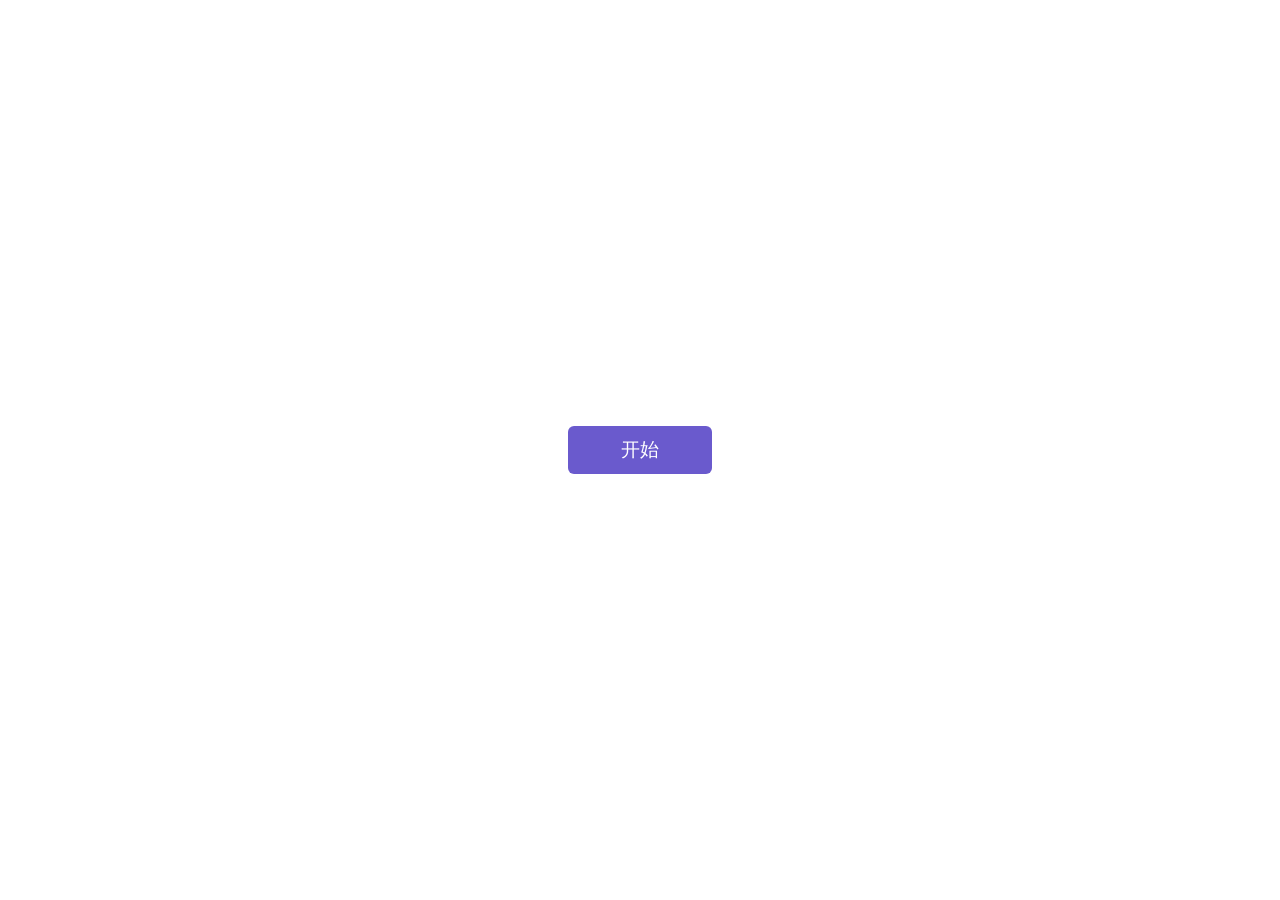
<file: EditTest.html>
<!DOCTYPE html>
<html lang="zh-cn">

<head>
    <meta charset="UTF-8">
    <meta http-equiv="X-UA-Compatible" content="IE=edge">
    <meta name="viewport" content="width=device-width, initial-scale=1.0">
    <title>EditTest</title>
</head>

<body>
    <div id="box">
        <div id="validLast"></div>
        <div id="fraction"></div>
        <div class="row" id="line1"></div>
        <div class="row" id="judge1"></div>
        <div class="row" id="line2"></div>
        <div class="row" id="judge2"></div>
        <div id="submit"></div>
    </div>
</body>
<style>
    * {
        margin: 0;
        padding: 0;
    }

    body {
        display: flex;
        justify-content: center;
        align-items: center;
        height: 100vh;
    }

    #box {
        /* margin: 50px 0 0 0; */
        display: flex;
        flex-direction: column;
        justify-content: center;
        align-items: center;
        transform: scale(1.2);
    }

    #validLast {
        margin: 0 0 50px 0;
        font-size: 18px;
        height: 50px;
        display: none;
    }

    #fraction {
        margin: 0 0 50px 0;
        height: 50px;
        font-weight: bold;
        font-size: 35px;
        display: none;
    }

    .row {
        height: 55px;
        display: flex;
        justify-content: center;
        align-items: center;
        display: none;
    }

    #judge1{
        margin: 0 0 10px 0;
    }

    .item1 {
        margin: 15px;
        width: 135px;
        height: 35px;
        background-color: aliceblue;
        border: 1px solid lightskyblue;
        display: flex;
        justify-content: center;
        align-items: center;
        border-radius: 5px;
        user-select: none;
        /* color: lightskyblue; */
        user-select: none;
    }

    .item1:hover{
        transform: scale(1.04);
    }

    .item2 {
        margin: 15px;
        width: 135px;
        height: 35px;
        display: flex;
        justify-content: center;
        align-items: center;
        border-radius: 5px;
        cursor: pointer;
        user-select: none;
    }

    

    .yes {
        margin: 0 10px 0 0;
        width: 50px;
        height: 30px;
        border: 1px solid yellowgreen;
        display: flex;
        justify-content: center;
        align-items: center;
        border-radius: 5px;
        color: yellowgreen;
        opacity: .3;
        background-color: white;
        transform: scale(0.9);
    }

    .yes:hover {
        opacity: 1;
        background-color: yellowgreen;
        color: white;
    }

    .wrong {
        margin: 0 0 0 10px;
        width: 50px;
        height: 30px;
        border: 1px solid orange;
        display: flex;
        justify-content: center;
        align-items: center;
        border-radius: 5px;
        color: orange;
        opacity: .3;
        transform: scale(0.9);
    }

    .wrong:hover {
        opacity: 1;
        background-color: orange;
        color: white;
    }

    .correct {
        /* margin: 0 5px 0 5px; */
        display: none;
    }

    .error {
        /* margin: 0 5px 0 5px; */
    }

    

    #submit {
        /* margin: 80px 0 0 0; */
        width: 120px;
        height: 40px;
        display: flex;
        justify-content: center;
        align-items: center;
        background-color: slateblue;
        border-radius: 5px;
        color: white;
    }

    #submit:hover{
        transform: scale(1.04);
    }

</style>
<script src="jquery.js"></script>
<script>
    const words = [
        ["<font class='error'>按</font><font class='correct'>（安）</font>装", "安装"],
        ["和<font class='error'>霭</font><font class='correct'>（蔼）</font>", "和蔼"],
        ["<font class='error'>翱</font><font class='correct'>（遨）</font>游", "遨游"],
        ["<font class='error'>暗</font><font class='correct'>（谙）</font>熟", "谙熟"],
        ["<font class='error'>唉</font><font class='correct'>（哀）</font>叹", "哀叹"],
        ["<font class='error'>奥</font><font class='correct'>（澳）</font>洲", "澳洲"],
        ["暮<font class='error'>蔼</font><font class='correct'>（霭）</font>", "暮霭"],
        ["<font class='error'>暖</font><font class='correct'>（暖）</font>昧", "暧昧"],
        ["<font class='error'>爱</font><font class='correct'>（艾）</font>滋病", "艾滋病"],
        ["<font class='error'>板</font><font class='correct'>（扳）</font>机", "扳机"],
        ["<font class='error'>绊</font><font class='correct'>（拌）</font>嘴", "拌嘴"],
        ["<font class='error'>备</font><font class='correct'>（倍）</font>增", "倍增"],
        ["针<font class='error'>贬</font><font class='correct'>（砭）</font>", "针砭"],
        ["<font class='error'>敝</font><font class='correct'>（憋）</font>气", "憋气"],
        ["<font class='error'>摒</font><font class='correct'>（屏）</font>气", "屏气"],
        ["船<font class='error'>泊</font><font class='correct'>（舶）</font>", "船舶"],
        ["<font class='error'>搏</font><font class='correct'>（博）</font>弈", "博弈"],
        ["<font class='error'>部</font><font class='correct'>（布）</font>置", "布置"],
        ["<font class='error'>搬</font><font class='correct'>（班）</font>师", "班师"],
        ["羁<font class='error'>拌</font><font class='correct'>（绊）</font>", "羁绊"],
        ["<font class='error'>稗</font><font class='correct'>（裨）</font>益", "裨益"],
        ["<font class='error'>辩</font><font class='correct'>（辨）</font>别", "辨别"],
        ["<font class='error'>宾</font><font class='correct'>（傧）</font>相", "傧相"],
        ["<font class='error'>拔</font><font class='correct'>（拨）</font>款", "拨款"],
        ["<font class='error'>搏</font><font class='correct'>（博）</font>彩", "博彩"],
        ["脉<font class='error'>博</font><font class='correct'>（搏）</font>", "脉搏"],
        ["<font class='error'>布</font><font class='correct'>（部）</font>署", "部署"],
        ["<font class='error'>板</font><font class='correct'>（版）</font>面", "版面"],
        ["<font class='error'>报</font><font class='correct'>（抱）</font>负", "抱负"],
        ["<font class='error'>敝</font><font class='correct'>（弊）</font>病", "弊病"],
        ["<font class='error'>辨</font><font class='correct'>（辩）</font>护", "辩护"],
        ["<font class='error'>频</font><font class='correct'>（濒）</font>临", "濒临"],
        ["<font class='error'>泊</font><font class='correct'>（舶）</font>来品", "舶来品"],
        ["赌<font class='error'>搏</font><font class='correct'>（博）</font>", "赌博"],
        ["刻<font class='error'>簿</font><font class='correct'>（薄）</font>", "刻薄"],
        ["号码<font class='error'>薄</font><font class='correct'>（簿）</font>", "号码簿"],
        ["风<font class='error'>彩</font><font class='correct'>（采）</font>", "风采"],
        ["<font class='error'>怆</font><font class='correct'>（仓）</font>皇", "仓皇"],
        ["<font class='error'>侧</font><font class='correct'>（恻）</font>隐", "恻隐"],
        ["<font class='error'>掺</font><font class='correct'>（搀）</font>扶", "搀扶"],
        ["貂<font class='error'>婵</font><font class='correct'>（蝉）</font>", "貂蝉"],
        ["<font class='error'>偿</font><font class='correct'>（尝）</font>试", "尝试"],
        ["清<font class='error'>彻</font><font class='correct'>（澈）</font>", "清澈"],
        ["<font class='error'>幢</font><font class='correct'>（憧）</font>憬", "憧憬"],
        ["<font class='error'>橱</font><font class='correct'>（厨）</font>房", "厨房"],
        ["<font class='error'>淳</font><font class='correct'>（醇）</font>香", "醇香"],
        ["<font class='error'>摧</font><font class='correct'>（催）</font>促", "催促"],
        ["文<font class='error'>彩</font><font class='correct'>（采）</font>", "文采"],
        ["<font class='error'>仓</font><font class='correct'>（沧）</font>桑", "沧桑"],
        ["视<font class='error'>查</font><font class='correct'>（察）</font>", "视察"],
        ["<font class='error'>蝉</font><font class='correct'>（婵）</font>娟", "婵娟"],
        ["<font class='error'>婵</font><font class='correct'>（蝉）</font>联", "蝉联"],
        ["<font class='error'>伥</font><font class='correct'>（怅）</font>然", "怅然"],
        ["松<font class='error'>驰</font><font class='correct'>（弛）</font>", "松弛"],
        ["范<font class='error'>筹</font><font class='correct'>（畴）</font>", "范畴"],
        ["怀<font class='error'>惴</font><font class='correct'>（揣）</font>", "怀揣"],
        ["<font class='error'>缀</font><font class='correct'>（辍）</font>学", "辍学"],
        ["荟<font class='error'>粹</font><font class='correct'>（萃）</font>", "荟萃"],
        ["<font class='error'>伧</font><font class='correct'>（仓）</font>促", "仓促"],
        ["<font class='error'>苍</font><font class='correct'>（沧）</font>海", "沧海"],
        ["<font class='error'>叉</font><font class='correct'>（岔）</font>路", "岔路"],
        ["<font class='error'>馋</font><font class='correct'>（谗）</font>言", "谗言"],
        ["何<font class='error'>偿</font><font class='correct'>（尝）</font>", "何尝"],
        ["<font class='error'>扯</font><font class='correct'>（掣）</font>肘", "掣肘"],
        ["整<font class='error'>伤</font><font class='correct'>（饬）</font>", "整饬"],
        ["<font class='error'>厨</font><font class='correct'>（橱）</font>柜", "橱柜"],
        ["边<font class='error'>垂</font><font class='correct'>（陲）</font>", "边陲"],
        ["<font class='error'>纂</font><font class='correct'>（篡）</font>夺", "篡夺"],
        ["精<font class='error'>萃</font><font class='correct'>（粹）</font>", "精粹"],
        ["<font class='error'>眈</font><font class='correct'>（耽）</font>误", "耽误"],
        ["高<font class='error'>挡</font><font class='correct'>（档）</font>", "高档"],
        ["<font class='error'>抵</font><font class='correct'>（诋）</font>毁", "诋毁"],
        ["门<font class='error'>弟</font><font class='correct'>（第）</font>", "门第"],
        ["<font class='error'>掂</font><font class='correct'>（踮）</font>脚", "踮脚"],
        ["通<font class='error'>谍</font><font class='correct'>（牒）</font>", "通牒"],
        ["装<font class='error'>钉</font><font class='correct'>（订）</font>", "装订"],
        ["<font class='error'>带</font><font class='correct'>（戴）</font>帽", "戴帽"],
        ["河<font class='error'>提</font><font class='correct'>（堤）</font>", "河堤"],
        ["<font class='error'>啼</font><font class='correct'>（谛）</font>听", "谛听"],
        ["落<font class='error'>弟</font><font class='correct'>（第）</font>", "落第"],
        ["<font class='error'>沾</font><font class='correct'>（玷）</font>污", "玷污"],
        ["影<font class='error'>牒</font><font class='correct'>（碟）</font>", "影碟"],
        ["<font class='error'>订</font><font class='correct'>（钉）</font>扣子", "钉扣子"],
        ["挂<font class='error'>档</font><font class='correct'>（挡）</font>", "挂挡"],
        ["<font class='error'>诋</font><font class='correct'>（砥）</font>砺", "砥砺"],
        ["真<font class='error'>蒂</font><font class='correct'>（谛）</font>", "真谛"],
        ["<font class='error'>惦</font><font class='correct'>（掂）</font>量", "掂量"],
        ["<font class='error'>垫</font><font class='correct'>（奠）</font>基", "奠基"],
        ["更<font class='error'>叠</font><font class='correct'>（迭）</font>", "更迭"],
        ["文<font class='error'>椟</font><font class='correct'>（牍）</font>", "文牍"],
        ["亵<font class='error'>黩</font><font class='correct'>（渎）</font>", "亵渎"],
        ["目<font class='error'>赌</font><font class='correct'>（睹）</font>", "目睹"],
        ["<font class='error'>度</font><font class='correct'>（渡）</font>难关", "渡难关"],
        ["<font class='error'>藍</font><font class='correct'>（蠹）</font>虫", "蠹虫"],
        ["<font class='error'>渡</font><font class='correct'>（度）</font>日", "度日"],
        ["桥<font class='error'>礅</font><font class='correct'>（墩）</font>", "桥墩"],
        ["<font class='error'>厄</font><font class='correct'>（扼）</font>要", "扼要"],
        ["<font class='error'>恶</font><font class='correct'>（噩）</font>梦", "噩梦"],
        ["<font class='error'>恶</font><font class='correct'>（厄）</font>运", "厄运"],
        ["<font class='error'>法</font><font class='correct'>（砝）</font>码", "砝码"],
        ["<font class='error'>反</font><font class='correct'>（返）</font>工", "返工"],
        ["<font class='error'>废</font><font class='correct'>（费）</font>力", "费力"],
        ["<font class='error'>斐</font><font class='correct'>（蜚）</font>声", "蜚声"],
        ["<font class='error'>份</font><font class='correct'>（分）</font>内", "分内"],
        ["缘<font class='error'>份</font><font class='correct'>（分）</font>", "缘分"],
        ["振<font class='error'>辐</font><font class='correct'>（幅）</font>", "振幅"],
        ["<font class='error'>符</font><font class='correct'>（附）</font>会", "附会"],
        ["<font class='error'>蕃</font><font class='correct'>（幡）</font>然", "幡然"],
        ["<font class='error'>返</font><font class='correct'>（反）</font>悔", "反悔"],
        ["浪<font class='error'>废</font><font class='correct'>（费）</font>", "浪费"],
        ["<font class='error'>愤</font><font class='correct'>（奋）</font>发", "奋发"],
        ["<font class='error'>份</font><font class='correct'>（分）</font>量", "分量"],
        ["<font class='error'>奉</font><font class='correct'>（俸）</font>禄", "俸禄"],
        ["<font class='error'>腑</font><font class='correct'>（俯）</font>瞰", "俯瞰"],
        ["<font class='error'>付</font><font class='correct'>（副）</font>刊", "副刊"],
        ["纷<font class='error'>烦</font><font class='correct'>（繁）</font>", "纷繁"],
        ["<font class='error'>防</font><font class='correct'>（妨）</font>碍", "妨碍"],
        ["<font class='error'>绯</font><font class='correct'>（悱）</font>恻", "悱恻"],
        ["安<font class='error'>份</font><font class='correct'>（分）</font>", "安分"],
        ["股<font class='error'>分</font><font class='correct'>（份）</font>", "股份"],
        ["<font class='error'>蝠</font><font class='correct'>（辐）</font>射", "辐射"],
        ["师<font class='error'>付</font><font class='correct'>（傅）</font>", "师傅"],
        ["<font class='error'>复</font><font class='correct'>（覆）</font>没", "覆没"],
        ["气<font class='error'>慨</font><font class='correct'>（概）</font>", "气概"],
        ["钓<font class='error'>杆</font><font class='correct'>（竿）</font>", "钓竿"],
        ["桅<font class='error'>干</font><font class='correct'>（杆）</font>", "桅杆"],
        ["秸<font class='error'>杆</font><font class='correct'>（秆）</font>", "秸秆"],
        ["景阳<font class='error'>岗</font><font class='correct'>（冈）</font>", "景阳冈"],
        ["站<font class='error'>冈</font><font class='correct'>（岗）</font>", "站岗"],
        ["<font class='error'>工</font><font class='correct'>（功）</font>底", "功底"],
        ["<font class='error'>功</font><font class='correct'>（攻）</font>势", "攻势"],
        ["<font class='error'>贡</font><font class='correct'>（供）</font>养", "供养"],
        ["挂<font class='error'>勾</font><font class='correct'>（钩）</font>", "挂钩"],
        ["<font class='error'>埂</font><font class='correct'>（梗）</font>概", "梗概"],
        ["<font class='error'>幸</font><font class='correct'>（辜）</font>负", "辜负"],
        ["<font class='error'>估</font><font class='correct'>（姑）</font>息", "姑息"],
        ["粗<font class='error'>旷</font><font class='correct'>（犷）</font>", "粗犷"],
        ["<font class='error'>贯</font><font class='correct'>（惯）</font>例", "惯例"],
        ["<font class='error'>贯</font><font class='correct'>（灌）</font>输", "灌输"],
        ["电线<font class='error'>竿</font><font class='correct'>（杆）</font>", "电线杆"],
        ["井<font class='error'>岗</font><font class='correct'>（冈）</font>山", "井冈山"],
        ["<font class='error'>冈</font><font class='correct'>（岗）</font>位", "岗位"],
        ["<font class='error'>供</font><font class='correct'>（贡）</font>献", "贡献"],
        ["<font class='error'>胳</font><font class='correct'>（隔）</font>膜", "隔膜"],
        ["<font class='error'>顾</font><font class='correct'>（雇）</font>佣", "雇佣"],
        ["<font class='error'>刮</font><font class='correct'>（聒）</font>噪", "聒噪"],
        ["<font class='error'>魁</font><font class='correct'>（瑰）</font>丽", "瑰丽"],
        ["<font class='error'>函</font><font class='correct'>（涵）</font>养", "涵养"],
        ["遗<font class='error'>撼</font><font class='correct'>（憾）</font>", "遗憾"],
        ["惊<font class='error'>赅</font><font class='correct'>（骇）</font>", "惊骇"],
        ["<font class='error'>和</font><font class='correct'>（合）</font>力", "合力"],
        ["<font class='error'>宏</font><font class='correct'>（洪）</font>亮", "洪亮"],
        ["问<font class='error'>侯</font><font class='correct'>（候）</font>", "问候"],
        ["倏<font class='error'>乎</font><font class='correct'>（忽）</font>", "倏忽"],
        ["圆<font class='error'>猾</font><font class='correct'>（滑）</font>", "圆滑"],
        ["膏<font class='error'>育</font><font class='correct'>（肓）</font>", "膏肓"],
        ["<font class='error'>愰</font><font class='correct'>（幌）</font>子", "幌子"],
        ["聪<font class='error'>惠</font><font class='correct'>（慧）</font>", "聪慧"],
        ["<font class='error'>会</font><font class='correct'>（荟）</font>萃", "荟萃"],
        ["含<font class='error'>浑</font><font class='correct'>（混）</font>", "含混"],
        ["浩<font class='error'>翰</font><font class='correct'>（瀚）</font>", "浩瀚"],
        ["震<font class='error'>憾</font><font class='correct'>（撼）</font>", "震撼"],
        ["<font class='error'>撼</font><font class='correct'>（捍）</font>卫", "捍卫"],
        ["强<font class='error'>捍</font><font class='correct'>（悍）</font>", "强悍"],
        ["亲<font class='error'>合</font><font class='correct'>（和）</font>力", "亲和力"],
        ["<font class='error'>合</font><font class='correct'>（和）</font>谐", "和谐"],
        ["<font class='error'>弘</font><font class='correct'>（宏）</font>观", "宏观"],
        ["<font class='error'>洪</font><font class='correct'>（弘）</font>扬", "弘扬"],
        ["霓<font class='error'>红</font><font class='correct'>（虹）</font>", "霓虹"],
        ["万户<font class='error'>候</font><font class='correct'>（侯）</font>", "万户侯"],
        ["<font class='error'>侯</font><font class='correct'>（侯）</font>鸟", "侯鸟"],
        ["<font class='error'>侯</font><font class='correct'>（候）</font>补", "候补"],
        ["<font class='error'>狐</font><font class='correct'>（弧）</font>度", "弧度"],
        ["<font class='error'>糊</font><font class='correct'>（胡）</font>话", "胡话"],
        ["<font class='error'>焕</font><font class='correct'>（涣）</font>散", "涣散"],
        ["<font class='error'>涣</font><font class='correct'>（焕）</font>发", "焕发"],
        ["<font class='error'>慌</font><font class='correct'>（荒）</font>谬", "荒谬"],
        ["<font class='error'>愰</font><font class='correct'>（惶）</font>惑", "惶惑"],
        ["春<font class='error'>辉</font><font class='correct'>（晖）</font>", "春晖"],
        ["<font class='error'>恢</font><font class='correct'>（诙）</font>谐", "诙谐"],
        ["<font class='error'>会</font><font class='correct'>（汇）</font>报", "汇报"],
        ["教<font class='error'>悔</font><font class='correct'>（诲）</font>", "教诲"],
        ["<font class='error'>浑</font><font class='correct'>（诨）</font>号", "诨号"],
        ["<font class='error'>浑</font><font class='correct'>（混）</font>沌", "混沌"],
        ["掺<font class='error'>合</font><font class='correct'>（和）</font>", "掺和"],
        ["<font class='error'>火</font><font class='correct'>（伙）</font>食", "伙食"],
        ["<font class='error'>肌</font><font class='correct'>（饥）</font>肠", "饥肠"],
        ["<font class='error'>藉</font><font class='correct'>（籍）</font>贯", "籍贯"],
        ["<font class='error'>挤</font><font class='correct'>（跻）</font>身", "跻身"],
        ["<font class='error'>疾</font><font class='correct'>（急）</font>促", "急促"],
        ["通<font class='error'>辑</font><font class='correct'>（缉）</font>", "通缉"],
        ["<font class='error'>既</font><font class='correct'>（即）</font>使", "即使"],
        ["<font class='error'>疾</font><font class='correct'>（棘）</font>手", "棘手"],
        ["<font class='error'>即</font><font class='correct'>（既）</font>然", "既然"],
        ["调<font class='error'>济</font><font class='correct'>（剂）</font>", "调剂"],
        ["马<font class='error'>夹</font><font class='correct'>（甲）</font>", "马甲"],
        ["<font class='error'>佼</font><font class='correct'>（姣）</font>好", "姣好"],
        ["<font class='error'>娇</font><font class='correct'>（矫）</font>健", "矫健"],
        ["麦<font class='error'>桔</font><font class='correct'>（秸）</font>", "麦秸"],
        ["拘<font class='error'>紧</font><font class='correct'>（谨）</font>", "拘谨"],
        ["陷<font class='error'>井</font><font class='correct'>（阱）</font>", "陷阱"],
        ["毕<font class='error'>竞</font><font class='correct'>（竟）</font>", "毕竟"],
        ["<font class='error'>脽</font><font class='correct'>（雎）</font>鸠", "雎鸠"],
        ["<font class='error'>巨</font><font class='correct'>（剧）</font>增", "剧增"],
        ["<font class='error'>决</font><font class='correct'>（抉）</font>择", "抉择"],
        ["<font class='error'>掘</font><font class='correct'>（崛）</font>起", "崛起"],
        ["<font class='error'>偕</font><font class='correct'>（揩）</font>油", "揩油"],
        ["<font class='error'>戡</font><font class='correct'>（勘）</font>查", "勘查"],
        ["青<font class='error'>棵</font><font class='correct'>（稞）</font>", "青稞"],
        ["<font class='error'>磕</font><font class='correct'>（瞌）</font>睡", "瞌睡"],
        ["开<font class='error'>恳</font><font class='correct'>（垦）</font>", "开垦"],
        ["<font class='error'>馈</font><font class='correct'>（匮）</font>乏", "匮乏"],
        ["<font class='error'>急</font><font class='correct'>（亟）</font>待", "亟待"],
        ["学<font class='error'>藉</font><font class='correct'>（籍）</font>", "学籍"],
        ["<font class='error'>技</font><font class='correct'>（伎）</font>俩", "伎俩"],
        ["希<font class='error'>翼</font><font class='correct'>（冀）</font>", "希冀"],
        ["<font class='error'>佳</font><font class='correct'>（嘉）</font>奖", "嘉奖"],
        ["<font class='error'>嘎</font><font class='correct'>（戛）</font>然", "戛然"],
        ["船<font class='error'>浆</font><font class='correct'>（桨）</font>", "船桨"],
        ["<font class='error'>骄</font><font class='correct'>（娇）</font>宠", "娇宠"],
        ["<font class='error'>徼</font><font class='correct'>（缴）</font>纳", "缴纳"],
        ["<font class='error'>佼</font><font class='correct'>（皎）</font>洁", "皎洁"],
        ["挖墙<font class='error'>角</font><font class='correct'>（脚）</font>", "挖墙脚"],
        ["<font class='error'>结</font><font class='correct'>（节）</font>骨眼", "节骨眼"],
        ["<font class='error'>界</font><font class='correct'>（届）</font>时", "届时"],
        ["蕴<font class='error'>籍</font><font class='correct'>（藉）</font>", "蕴藉"],
        ["<font class='error'>精</font><font class='correct'>（经）</font>典", "经典"],
        ["<font class='error'>精</font><font class='correct'>（经）</font>络", "经络"],
        ["<font class='error'>竟</font><font class='correct'>（竞）</font>技", "竞技"],
        ["<font class='error'>竞</font><font class='correct'>（竟）</font>然", "竟然"],
        ["<font class='error'>炯</font><font class='correct'>（迥）</font>异", "迥异"],
        ["针<font class='error'>炙</font><font class='correct'>（灸）</font>", "针灸"],
        ["规<font class='error'>距</font><font class='correct'>（矩）</font>", "规矩"],
        ["家<font class='error'>俱</font><font class='correct'>（具）</font>", "家具"],
        ["<font class='error'>具</font><font class='correct'>（俱）</font>全", "俱全"],
        ["盘<font class='error'>距</font><font class='correct'>（踞）</font>", "盘踞"],
        ["<font class='error'>决</font><font class='correct'>（诀）</font>窍", "诀窍"],
        ["<font class='error'>央</font><font class='correct'>（诀）</font>别", "诀别"],
        ["<font class='error'>峻</font><font class='correct'>（竣）</font>工", "竣工"],
        ["疏<font class='error'>竣</font><font class='correct'>（浚）</font>", "疏浚"],
        ["<font class='error'>揩</font><font class='correct'>（楷）</font>模", "楷模"],
        ["<font class='error'>勘</font><font class='correct'>（戡）</font>乱", "戡乱"],
        ["<font class='error'>嗑</font><font class='correct'>（磕）</font>头", "磕头"],
        ["<font class='error'>格</font><font class='correct'>（恪）</font>守", "恪守"],
        ["<font class='error'>挎</font><font class='correct'>（垮）</font>台", "垮台"],
        ["昏<font class='error'>馈</font><font class='correct'>（聩）</font>", "昏聩"],
        ["慷<font class='error'>概</font><font class='correct'>（慨）</font>", "慷慨"],
        ["<font class='error'>搞</font><font class='correct'>（犒）</font>劳", "犒劳"],
        ["<font class='error'>嗑</font><font class='correct'>（磕）</font>碰", "磕碰"],
        ["<font class='error'>克</font><font class='correct'>（刻）</font>苦", "刻苦"],
        ["眼<font class='error'>框</font><font class='correct'>（眶）</font>", "眼眶"],
        ["寥<font class='error'>阔</font><font class='correct'>（廓）</font>", "寥廓"],
        ["打<font class='error'>腊</font><font class='correct'>（蜡）</font>", "打蜡"],
        ["<font class='error'>篮</font><font class='correct'>（蓝）</font>本", "蓝本"],
        ["<font class='error'>蓝</font><font class='correct'>（篮）</font>球", "篮球"],
        ["护<font class='error'>拦</font><font class='correct'>（栏）</font>", "护栏"],
        ["斑<font class='error'>澜</font><font class='correct'>（斓）</font>", "斑斓"],
        ["<font class='error'>览</font><font class='correct'>（缆）</font>车", "缆车"],
        ["<font class='error'>嬴</font><font class='correct'>（羸）</font>弱", "羸弱"],
        ["<font class='error'>类</font><font class='correct'>（雷）</font>同", "雷同"],
        ["呆<font class='error'>楞</font><font class='correct'>（愣）</font>", "呆愣"],
        ["<font class='error'>历</font><font class='correct'>（厉）</font>害", "厉害"],
        ["<font class='error'>俐</font><font class='correct'>（利）</font>落", "利落"],
        ["鹤<font class='error'>戾</font><font class='correct'>（唳）</font>", "鹤唳"],
        ["蝉<font class='error'>连</font><font class='correct'>（联）</font>", "蝉联"],
        ["黄<font class='error'>莲</font><font class='correct'>（连）</font>", "黄连"],
        ["千<font class='error'>炼</font><font class='correct'>（练）</font>", "千练"],
        ["熟<font class='error'>炼</font><font class='correct'>（练）</font>", "熟练"],
        ["修<font class='error'>练</font><font class='correct'>（炼）</font>", "修炼"],
        ["锤<font class='error'>练</font><font class='correct'>（炼）</font>", "锤炼"],
        ["提<font class='error'>练</font><font class='correct'>（炼）</font>", "提炼"],
        ["高<font class='error'>梁</font><font class='correct'>（粱）</font>", "高粱"],
        ["桥<font class='error'>粱</font><font class='correct'>（梁）</font>", "桥梁"],
        ["老<font class='error'>俩</font><font class='correct'>（两）</font>口", "老两口"],
        ["<font class='error'>了</font><font class='correct'>（潦）</font>草", "潦草"],
        ["寂<font class='error'>廖</font><font class='correct'>（寥）</font>", "寂寥"],
        ["<font class='error'>廖</font><font class='correct'>（寥）</font>廓", "寥廓"],
        ["<font class='error'>僚</font><font class='correct'>（镣）</font>铐", "镣铐"],
        ["<font class='error'>了</font><font class='correct'>（瞭）</font>望", "瞭望"],
        ["<font class='error'>鳞</font><font class='correct'>（遴）</font>选", "遴选"],
        ["<font class='error'>铃</font><font class='correct'>（玲）</font>珑", "玲珑"],
        ["<font class='error'>玲</font><font class='correct'>（伶）</font>俐", "伶俐"],
        ["<font class='error'>棱</font><font class='correct'>（菱）</font>形", "菱形"],
        ["孤<font class='error'>伶伶</font><font class='correct'>（零零）</font>", "孤零零"],
        ["<font class='error'>流</font><font class='correct'>（留）</font>恋", "留恋"],
        ["<font class='error'>留</font><font class='correct'>（刘）</font>海儿", "刘海儿"],
        ["<font class='error'>流</font><font class='correct'>（浏）</font>览", "浏览"],
        ["葱<font class='error'>笼</font><font class='correct'>（茏）</font>", "葱茏"],
        ["拉<font class='error'>笼</font><font class='correct'>（拢）</font>", "拉拢"],
        ["<font class='error'>拢</font><font class='correct'>（笼）</font>络", "笼络"],
        ["<font class='error'>陇</font><font class='correct'>（垄）</font>断", "垄断"],
        ["捅<font class='error'>漏</font><font class='correct'>（娄）</font>子", "捅娄子"],
        ["遗<font class='error'>露</font><font class='correct'>（漏）</font>", "遗漏"],
        ["杀<font class='error'>戳</font><font class='correct'>（戮）</font>", "杀戮"],
        ["频<font class='error'>律</font><font class='correct'>（率）</font>", "频率"],
        ["旋<font class='error'>率</font><font class='correct'>（律）</font>", "旋律"],
        ["痉<font class='error'>孪</font><font class='correct'>（挛）</font>", "痉挛"],
        ["<font class='error'>挛</font><font class='correct'>（孪）</font>生", "孪生"],
        ["<font class='error'>伦</font><font class='correct'>（沦）</font>落", "沦落"],
        ["<font class='error'>罗</font><font class='correct'>（啰）</font>唆", "啰唆"],
        ["怠<font class='error'>漫</font><font class='correct'>（慢）</font>", "怠慢"],
        ["前<font class='error'>矛</font><font class='correct'>（茅）</font>", "前茅"],
        ["<font class='error'>谜</font><font class='correct'>（迷）</font>宫", "迷宫"],
        ["<font class='error'>靡</font><font class='correct'>（糜）</font>烂", "糜烂"],
        ["隐<font class='error'>密</font><font class='correct'>（秘）</font>", "隐秘"],
        ["扫<font class='error'>瞄</font><font class='correct'>（描）</font>", "扫描"],
        ["<font class='error'>抿</font><font class='correct'>（泯）</font>灭", "泯灭"],
        ["观<font class='error'>摹</font><font class='correct'>（摩）</font>", "观摩"],
        ["<font class='error'>母</font><font class='correct'>（拇）</font>指", "拇指"],
        ["<font class='error'>慢</font><font class='correct'>（漫）</font>谈", "漫谈"],
        ["<font class='error'>肓</font><font class='correct'>（盲）</font>目", "盲目"],
        ["<font class='error'>冒</font><font class='correct'>（贸）</font>然", "贸然"],
        ["<font class='error'>懵</font><font class='correct'>（蒙）</font>人", "蒙人"],
        ["捉<font class='error'>谜</font><font class='correct'>（迷）</font>藏", "捉迷藏"],
        ["消<font class='error'>弥</font><font class='correct'>（弭）</font>", "消弭"],
        ["披<font class='error'>糜</font><font class='correct'>（靡）</font>", "披靡"],
        ["萎<font class='error'>糜</font><font class='correct'>（靡）</font>", "萎靡"],
        ["<font class='error'>湎</font><font class='correct'>（缅）</font>怀", "缅怀"],
        ["沉<font class='error'>缅</font><font class='correct'>（湎）</font>", "沉湎"],
        ["浩<font class='error'>缈</font><font class='correct'>（渺）</font>", "浩渺"],
        ["轻<font class='error'>篾</font><font class='correct'>（蔑）</font>", "轻蔑"],
        ["<font class='error'>名</font><font class='correct'>（明）</font>信片", "明信片"],
        ["临<font class='error'>摩</font><font class='correct'>（摹）</font>", "临摹"],
        ["寂<font class='error'>漠</font><font class='correct'>（寞）</font>", "寂寞"],
        ["粉<font class='error'>沫</font><font class='correct'>（末）</font>", "粉末"],
        ["<font class='error'>幕</font><font class='correct'>（暮）</font>色", "暮色"],
        ["招<font class='error'>幕</font><font class='correct'>（募）</font>", "招募"],
        ["<font class='error'>赫</font><font class='correct'>（赧）</font>颜", "赧颜"],
        ["<font class='error'>扭</font><font class='correct'>（忸）</font>怩", "忸怩"],
        ["<font class='error'>钮</font><font class='correct'>（纽）</font>带", "纽带"],
        ["<font class='error'>呕</font><font class='correct'>（讴）</font>歌", "讴歌"],
        ["<font class='error'>呕</font><font class='correct'>（怄）</font>气", "怄气"],
        ["<font class='error'>欧</font><font class='correct'>（殴）</font>打", "殴打"],
        ["<font class='error'>沤</font><font class='correct'>（呕）</font>吐", "呕吐"],
        ["<font class='error'>怄</font><font class='correct'>（沤）</font>肥", "沤肥"],
        ["<font class='error'>趴</font><font class='correct'>（扒）</font>手", "扒手"],
        ["涅<font class='error'>磐</font><font class='correct'>（槃）</font>", "涅槃"],
        ["<font class='error'>疱</font><font class='correct'>（庖）</font>厨", "庖厨"],
        ["<font class='error'>陪</font><font class='correct'>（赔）</font>偿", "赔偿"],
        ["<font class='error'>砰</font><font class='correct'>（抨）</font>击", "抨击"],
        ["<font class='error'>篷</font><font class='correct'>（蓬）</font>松", "蓬松"],
        ["敞<font class='error'>蓬</font><font class='correct'>（篷）</font>车", "敞篷车"],
        ["<font class='error'>批</font><font class='correct'>（披）</font>露", "披露"],
        ["偏<font class='error'>辟</font><font class='correct'>（僻）</font>", "偏僻"],
        ["<font class='error'>骠</font><font class='correct'>（剽）</font>悍", "剽悍"],
        ["<font class='error'>判</font><font class='correct'>（叛）</font>变", "叛变"],
        ["<font class='error'>配</font><font class='correct'>（佩）</font>带", "佩带"],
        ["帐<font class='error'>蓬</font><font class='correct'>（篷）</font>", "帐篷"],
        ["<font class='error'>批</font><font class='correct'>（披）</font>览", "披览"],
        ["<font class='error'>凭</font><font class='correct'>（平）</font>添", "平添"],
        ["分<font class='error'>岐</font><font class='correct'>（歧）</font>", "分歧"],
        ["<font class='error'>岐</font><font class='correct'>（歧）</font>义", "歧义"],
        ["默<font class='error'>挈</font><font class='correct'>（契）</font>", "默契"],
        ["<font class='error'>气</font><font class='correct'>（汽）</font>水", "汽水"],
        ["接<font class='error'>恰</font><font class='correct'>（洽）</font>", "接洽"],
        ["<font class='error'>欠</font><font class='correct'>（歉）</font>疚", "歉疚"],
        ["<font class='error'>倾</font><font class='correct'>（顷）</font>刻：", "顷刻"],
        ["<font class='error'>亲</font><font class='correct'>（青）</font>睐", "青睐"],
        ["<font class='error'>趋</font><font class='correct'>（驱）</font>使", "驱使"],
        ["<font class='error'>全</font><font class='correct'>（痊）</font>愈", "痊愈"],
        ["兑换<font class='error'>卷</font><font class='correct'>（券）</font>", "兑换券"],
        ["商<font class='error'>确</font><font class='correct'>（榷）</font>", "商榷"],
        ["<font class='error'>挠</font><font class='correct'>（饶）</font>恕", "饶恕"],
        ["<font class='error'>葺</font><font class='correct'>（茸）</font>毛", "茸毛"],
        ["杂<font class='error'>揉</font><font class='correct'>（糅）</font>", "杂糅"],
        ["困<font class='error'>挠</font><font class='correct'>（扰）</font>", "困扰"],
        ["<font class='error'>溶</font><font class='correct'>（融）</font>洽", "融洽"],
        ["<font class='error'>柄</font><font class='correct'>（枘）</font>凿", "枘凿"],
        ["修<font class='error'>茸</font><font class='correct'>（葺）</font>", "修葺"],
        ["水蒸<font class='error'>汽</font><font class='correct'>（气）</font>", "水蒸气"],
        ["诀<font class='error'>窃</font><font class='correct'>（窍）</font>", "诀窍"],
        ["<font class='error'>虬</font><font class='correct'>（遒）</font>劲", "遒劲"],
        ["<font class='error'>倦</font><font class='correct'>（蜷）</font>缩", "蜷缩"],
        ["城<font class='error'>阕</font><font class='correct'>（阙）</font>", "城阙"],
        ["坚<font class='error'>仞</font><font class='correct'>（韧）</font>", "坚韧"],
        ["<font class='error'>揉</font><font class='correct'>（蹂）</font>躏", "蹂躏"],
        ["<font class='error'>诺</font><font class='correct'>（偌）</font>大", "偌大"],
        ["<font class='error'>撤</font><font class='correct'>（撒）</font>手", "撒手"],
        ["<font class='error'>剎</font><font class='correct'>（煞）</font>白", "煞白"],
        ["<font class='error'>扇</font><font class='correct'>（煽）</font>情", "煽情"],
        ["<font class='error'>摄</font><font class='correct'>（慑）</font>服", "慑服"],
        ["<font class='error'>手</font><font class='correct'>（首）</font>饰", "首饰"],
        ["<font class='error'>搔</font><font class='correct'>（骚）</font>扰", "骚扰"],
        ["蹒<font class='error'>姗</font><font class='correct'>（跚）</font>", "蹒跚"],
        ["<font class='error'>响</font><font class='correct'>（晌）</font>午", "晌午"],
        ["<font class='error'>郝</font><font class='correct'>（赦）</font>免", "赦免"],
        ["<font class='error'>守</font><font class='correct'>（狩）</font>猎", "狩猎"],
        ["害<font class='error'>躁</font><font class='correct'>（臊）</font>", "害臊"],
        ["<font class='error'>瞻</font><font class='correct'>（赡）</font>养", "赡养"],
        ["花<font class='error'>梢</font><font class='correct'>（哨）</font>", "花哨"],
        ["<font class='error'>申</font><font class='correct'>（伸）</font>张", "伸张"],
        ["<font class='error'>暑</font><font class='correct'>（署）</font>名", "署名"],
        ["部<font class='error'>暑</font><font class='correct'>（署）</font>", "部署"],
        ["闪<font class='error'>铄</font><font class='correct'>（烁）</font>", "闪烁"],
        ["<font class='error'>耸</font><font class='correct'>（悚）</font>然", "悚然"],
        ["<font class='error'>燧</font><font class='correct'>（隧）</font>道", "隧道"],
        ["摩<font class='error'>娑</font><font class='correct'>（挲）</font>", "摩挲"],
        ["卫<font class='error'>戌</font><font class='correct'>（戍）</font>", "卫戍"],
        ["<font class='error'>撕</font><font class='correct'>（厮）</font>杀", "厮杀"],
        ["朗<font class='error'>领</font><font class='correct'>（诵）</font>", "朗诵"],
        ["教<font class='error'>嗦</font><font class='correct'>（唆）</font>", "教唆"],
        ["<font class='error'>锁</font><font class='correct'>（琐）</font>屑", "琐屑"],
        ["<font class='error'>嗽</font><font class='correct'>（漱）</font>口", "漱口"],
        ["<font class='error'>纵</font><font class='correct'>（怂）</font>恿", "怂恿"],
        ["鬼<font class='error'>崇</font><font class='correct'>（祟）</font>", "鬼祟"],
        ["繁<font class='error'>锁</font><font class='correct'>（琐）</font>", "繁琐"],
        ["枷<font class='error'>索</font><font class='correct'>（锁）</font>", "枷锁"],
        ["拖<font class='error'>踏</font><font class='correct'>（沓）</font>", "拖沓"],
        ["<font class='error'>摊</font><font class='correct'>（瘫）</font>软", "瘫软"],
        ["<font class='error'>螳</font><font class='correct'>（蹚）</font>水", "蹚水"],
        ["<font class='error'>誉</font><font class='correct'>（誊）</font>写", "誊写"],
        ["<font class='error'>甜</font><font class='correct'>（恬）</font>静", "恬静"],
        ["请<font class='error'>贴</font><font class='correct'>（帖）</font>", "请帖"],
        ["<font class='error'>曈</font><font class='correct'>（瞳）</font>孔", "瞳孔"],
        ["鞭<font class='error'>鞑</font><font class='correct'>（挞）</font>", "鞭挞"],
        ["偏<font class='error'>坦</font><font class='correct'>（袒）</font>", "偏袒"],
        ["<font class='error'>塘</font><font class='correct'>（搪）</font>塞", "搪塞"],
        ["<font class='error'>腾</font><font class='correct'>（螣）</font>蛇", "螣蛇"],
        ["体<font class='error'>帖</font><font class='correct'>（贴）</font>", "体贴"],
        ["朝<font class='error'>庭</font><font class='correct'>（廷）</font>", "朝廷"],
        ["<font class='error'>脱</font><font class='correct'>（蜕）</font>化", "蜕化"],
        ["糟<font class='error'>塌</font><font class='correct'>（蹋）</font>", "糟蹋"],
        ["煤<font class='error'>碳</font><font class='correct'>（炭）</font>", "煤炭"],
        ["熏<font class='error'>淘</font><font class='correct'>（陶）</font>", "熏陶"],
        ["<font class='error'>题</font><font class='correct'>（提）</font>纲", "提纲"],
        ["妥<font class='error'>贴</font><font class='correct'>（帖）</font>", "妥帖"],
        ["天<font class='error'>廷</font><font class='correct'>（庭）</font>", "天庭"],
        ["<font class='error'>托</font><font class='correct'>（拖）</font>鞋", "拖鞋"],
        ["<font class='error'>婉</font><font class='correct'>（惋）</font>惜", "惋惜"],
        ["<font class='error'>忘</font><font class='correct'>（妄）</font>想", "妄想"],
        ["<font class='error'>蔚</font><font class='correct'>（慰）</font>藉", "慰藉"],
        ["委<font class='error'>惋</font><font class='correct'>（婉）</font>", "委婉"],
        ["<font class='error'>惟</font><font class='correct'>（帷）</font>幄", "帷幄"],
        ["旋<font class='error'>窝</font><font class='correct'>（涡）</font>", "旋涡"],
        ["<font class='error'>妄</font><font class='correct'>（枉）</font>费", "枉费"],
        ["<font class='error'>帏</font><font class='correct'>（帷）</font>幕", "帷幕"],
        ["<font class='error'>污</font><font class='correct'>（诬）</font>告", "诬告"],
        ["白<font class='error'>晰</font><font class='correct'>（皙）</font>", "白皙"],
        ["<font class='error'>息</font><font class='correct'>（熄）</font>灭", "熄灭"],
        ["<font class='error'>嘻</font><font class='correct'>（嬉）</font>戏", "嬉戏"],
        ["沿<font class='error'>习</font><font class='correct'>（袭）</font>", "沿袭"],
        ["迁<font class='error'>徒</font><font class='correct'>（徙）</font>", "迁徙"],
        ["<font class='error'>暇</font><font class='correct'>（遐）</font>思", "遐思"],
        ["<font class='error'>暇</font><font class='correct'>（瑕）</font>疵", "瑕疵"],
        ["船<font class='error'>弦</font><font class='correct'>（舷）</font>", "船舷"],
        ["诬<font class='error'>谄</font><font class='correct'>（陷）</font>", "诬陷"],
        ["照<font class='error'>像</font><font class='correct'>（相）</font>", "照相"],
        ["安<font class='error'>祥</font><font class='correct'>（详）</font>", "安详"],
        ["慈<font class='error'>详</font><font class='correct'>（祥）</font>", "慈祥"],
        ["<font class='error'>详</font><font class='correct'>（祥）</font>和", "祥和"],
        ["意<font class='error'>像</font><font class='correct'>（象）</font>", "意象"],
        ["通<font class='error'>霄</font><font class='correct'>（宵）</font>", "通宵"],
        ["<font class='error'>消</font><font class='correct'>（道）</font>遥", "道遥"],
        ["报<font class='error'>消</font><font class='correct'>（销）</font>", "报销"],
        ["<font class='error'>消</font><font class='correct'>（销）</font>毁", "销毁"],
        ["云<font class='error'>宵</font><font class='correct'>（霄）</font>", "云霄"],
        ["<font class='error'>谐</font><font class='correct'>（协）</font>奏曲", "协奏曲"],
        ["<font class='error'>谐</font><font class='correct'>（协）</font>作", "协作"],
        ["<font class='error'>协</font><font class='correct'>（胁）</font>迫", "胁迫"],
        ["发<font class='error'>泻</font><font class='correct'>（泄）</font>", "发泄"],
        ["倾<font class='error'>泄</font><font class='correct'>（泻）</font>", "倾泻"],
        ["<font class='error'>腥</font><font class='correct'>（猩）</font>红", "猩红"],
        ["<font class='error'>形</font><font class='correct'>（行）</font>踪", "行踪"],
        ["外<font class='error'>型</font><font class='correct'>（形）</font>", "外形"],
        ["流线<font class='error'>形</font><font class='correct'>（型）</font>", "流线型"],
        ["<font class='error'>休</font><font class='correct'>（修）</font>葺", "修葺"],
        ["手<font class='error'>序</font><font class='correct'>（续）</font>", "手续"],
        ["<font class='error'>渲</font><font class='correct'>（宣）</font>泄", "宣泄"],
        ["<font class='error'>暄</font><font class='correct'>（喧）</font>闹", "喧闹"],
        ["寒<font class='error'>喧</font><font class='correct'>（暄）</font>", "寒暄"],
        ["<font class='error'>眩</font><font class='correct'>（炫）</font>目", "炫目"],
        ["<font class='error'>眩</font><font class='correct'>（炫）</font>耀", "炫耀"],
        ["<font class='error'>宣</font><font class='correct'>（渲）</font>染", "渲染"],
        ["醉<font class='error'>熏熏</font><font class='correct'>（醺醺）</font>", "醉醺醺"],
        ["<font class='error'>寻</font><font class='correct'>（询）</font>问", "询问"],
        ["通<font class='error'>迅</font><font class='correct'>（讯）</font>", "通讯"],
        ["潮<font class='error'>讯</font><font class='correct'>（汛）</font>", "潮汛"],
        ["<font class='error'>循</font><font class='correct'>（徇）</font>私", "徇私"],
        ["<font class='error'>徇</font><font class='correct'>（殉）</font>难", "殉难"],
        ["<font class='error'>延</font><font class='correct'>（沿）</font>袭", "沿袭"],
        ["祸<font class='error'>秧</font><font class='correct'>（殃）</font>", "祸殃"],
        ["<font class='error'>殆</font><font class='correct'>（贻）</font>误", "贻误"],
        ["游<font class='error'>戈</font><font class='correct'>（弋）</font>", "游弋"],
        ["<font class='error'>肆</font><font class='correct'>（肄）</font>业", "肄业"],
        ["梦<font class='error'>靥</font><font class='correct'>（魇）</font>", "梦魇"],
        ["<font class='error'>膺</font><font class='correct'>（赝）</font>品", "赝品"],
        ["<font class='error'>摇</font><font class='correct'>（遥）</font>控", "遥控"],
        ["笑<font class='error'>魇</font><font class='correct'>（靥）</font>", "笑靥"],
        ["疮<font class='error'>夷</font><font class='correct'>（痍）</font>", "疮痍"],
        ["<font class='error'>怡</font><font class='correct'>（颐）</font>养", "颐养"],
        ["<font class='error'>一</font><font class='correct'>（易）</font>拉罐", "易拉罐"],
        ["演<font class='error'>译</font><font class='correct'>（绎）</font>", "演绎"],
        ["<font class='error'>莹</font><font class='correct'>（荧）</font>光", "荧光"],
        ["<font class='error'>萤</font><font class='correct'>（荧）</font>屏", "荧屏"],
        ["<font class='error'>嬴</font><font class='correct'>（赢）</font>得", "赢得"],
        ["<font class='error'>涌</font><font class='correct'>（踊）</font>跃", "踊跃"],
        ["良<font class='error'>秀</font><font class='correct'>（莠）</font>", "良莠"],
        ["<font class='error'>渝</font><font class='correct'>（逾）</font>期", "逾期"],
        ["<font class='error'>原</font><font class='correct'>（元）</font>气", "元气"],
        ["<font class='error'>缘</font><font class='correct'>（原）</font>委", "原委"],
        ["<font class='error'>殒</font><font class='correct'>（陨）</font>落", "陨落"],
        ["蜂<font class='error'>涌</font><font class='correct'>（拥）</font>", "蜂拥"],
        ["<font class='error'>忧</font><font class='correct'>（幽）</font>怨", "幽怨"],
        ["<font class='error'>愚</font><font class='correct'>（迂）</font>腐", "迂腐"],
        ["赋<font class='error'>与</font><font class='correct'>（予）</font>", "赋予"],
        ["<font class='error'>原</font><font class='correct'>（元）</font>凶", "元凶"],
        ["方<font class='error'>园</font><font class='correct'>（圆）</font>", "方圆"],
        ["<font class='error'>陨</font><font class='correct'>（殒）</font>命", "殒命"],
        ["<font class='error'>涌</font><font class='correct'>（甬）</font>道", "甬道"],
        ["<font class='error'>尤</font><font class='correct'>（犹）</font>如", "犹如"],
        ["揶<font class='error'>愉</font><font class='correct'>（揄）</font>", "揶揄"],
        ["参<font class='error'>予</font><font class='correct'>（与）</font>", "参与"],
        ["幅<font class='error'>圆</font><font class='correct'>（员）</font>", "幅员"],
        ["纷<font class='error'>芸</font><font class='correct'>（纭）</font>", "纷纭"],
        ["<font class='error'>孕</font><font class='correct'>（蕴）</font>藏", "蕴藏"],
        ["贪<font class='error'>脏</font><font class='correct'>（赃）</font>", "贪赃"],
        ["肮<font class='error'>赃</font><font class='correct'>（脏）</font>", "肮脏"],
        ["聒<font class='error'>燥</font><font class='correct'>（噪）</font>", "聒噪"],
        ["枯<font class='error'>躁</font><font class='correct'>（燥）</font>", "枯燥"],
        ["暴<font class='error'>燥</font><font class='correct'>（躁）</font>", "暴躁"],
        ["<font class='error'>燥</font><font class='correct'>（躁）</font>动", "躁动"],
        ["<font class='error'>扎</font><font class='correct'>（札）</font>记", "札记"],
        ["<font class='error'>贬</font><font class='correct'>（眨）</font>眼", "眨眼"],
        ["敲<font class='error'>榨</font><font class='correct'>（诈）</font>", "敲诈"],
        ["压<font class='error'>诈</font><font class='correct'>（榨）</font>", "压榨"],
        ["膨<font class='error'>涨</font><font class='correct'>（胀）</font>", "膨胀"],
        ["<font class='error'>涨</font><font class='correct'>（胀）</font>痛", "胀痛"],
        ["<font class='error'>帐</font><font class='correct'>（账）</font>目", "账目"],
        ["<font class='error'>蜇</font><font class='correct'>（蛰）</font>伏", "蛰伏"],
        ["装<font class='error'>祯</font><font class='correct'>（帧）</font>", "装帧"],
        ["<font class='error'>慎</font><font class='correct'>（缜）</font>密", "缜密"],
        ["雷<font class='error'>震</font><font class='correct'>（阵）</font>雨", "雷阵雨"],
        ["<font class='error'>震</font><font class='correct'>（振）</font>奋", "振奋"],
        ["坐<font class='error'>阵</font><font class='correct'>（镇）</font>", "坐镇"],
        ["<font class='error'>振</font><font class='correct'>（震）</font>撼", "震撼"],
        ["福<font class='error'>址</font><font class='correct'>（祉）</font>", "福祉"],
        ["对<font class='error'>恃</font><font class='correct'>（峙）</font>", "对峙"],
        ["极<font class='error'>至</font><font class='correct'>（致）</font>", "极致"],
        ["导<font class='error'>至</font><font class='correct'>（致）</font>", "导致"],
        ["<font class='error'>至</font><font class='correct'>（致）</font>使", "致使"],
        ["<font class='error'>衷</font><font class='correct'>（钟）</font>爱", "钟爱"],
        ["神<font class='error'>洲</font><font class='correct'>（州）</font>", "神州"],
        ["九<font class='error'>洲</font><font class='correct'>（州）</font>", "九州"],
        ["绿<font class='error'>州</font><font class='correct'>（洲）</font>", "绿洲"],
        ["文<font class='error'>诌</font><font class='correct'>（绉绉）</font>", "文绉绉"],
        ["<font class='error'>绉</font><font class='correct'>（皱）</font>纹", "皱纹"],
        ["锱<font class='error'>珠</font><font class='correct'>（铢）</font>", "锱铢"],
        ["<font class='error'>嘱</font><font class='correct'>（瞩）</font>目", "瞩目"],
        ["一<font class='error'>柱</font><font class='correct'>（炷）</font>香", "一炷香"],
        ["化<font class='error'>装</font><font class='correct'>（妆）</font>品", "化妆品"],
        ["<font class='error'>姿</font><font class='correct'>（恣）</font>意", "恣意"],
        ["<font class='error'>凑</font><font class='correct'>（奏）</font>效", "奏效"],
        ["<font class='error'>咀</font><font class='correct'>（诅）</font>咒", "诅咒"],
        ["编<font class='error'>篡</font><font class='correct'>（纂）</font>", "编纂"],
        ["<font class='error'>尊</font><font class='correct'>（遵）</font>从", "遵从"],
        ["操<font class='error'>做</font><font class='correct'>（作）</font>", "操作"],
        ["<font class='error'>做</font><font class='correct'>（作）</font>梗", "作梗"],
        ["<font class='error'>做</font><font class='correct'>（作）</font>揖", "作揖"],
        ["<font class='error'>座</font><font class='correct'>（坐）</font>标", "坐标"],
        ["<font class='error'>座</font><font class='correct'>（坐）</font>落", "坐落"],
        ["邻<font class='error'>坐</font><font class='correct'>（座）</font>", "邻座"],
        ["<font class='error'>坐</font><font class='correct'>（座）</font>右铭", "座右铭"],
        ["<font class='error'>作</font><font class='correct'>（做）</font>工", "做工"],
        ["<font class='error'>哀</font><font class='correct'>（唉）</font>声叹气", "唉声叹气"],
        ["不<font class='error'>黯</font><font class='correct'>（谙）</font>世事", "不谙世事"],
        ["<font class='error'>暗</font><font class='correct'>（黯）</font>然销魂", "黯然销魂"],
        ["佶屈<font class='error'>骛</font><font class='correct'>（聱）</font>牙", "佶屈聱牙"],
        ["和<font class='error'>霭</font><font class='correct'>（蔼）</font>可亲", "和蔼可亲"],
        ["<font class='error'>安</font><font class='correct'>（按）</font>捺不住", "按捺不住"],
        ["独占<font class='error'>鳖</font><font class='correct'>（鳌）</font>头", "独占鳌头"],
        ["桀<font class='error'>傲</font><font class='correct'>（骜）</font>不驯", "桀骜不驯"],
        ["飞扬<font class='error'>拔</font><font class='correct'>（跋）</font>扈", "飞扬跋扈"],
        ["纵横<font class='error'>俾</font><font class='correct'>（捭）</font>阖", "纵横捭阖"],
        ["<font class='error'>神</font><font class='correct'>（稗）</font>官野史", "稗官野史"],
        ["<font class='error'>搬</font><font class='correct'>（班）</font>师回朝", "班师回朝"],
        ["如丸走<font class='error'>板</font><font class='correct'>（坂）</font>", "如丸走坂"],
        ["千里<font class='error'>拔</font><font class='correct'>（跋）</font>涉", "千里跋涉"],
        ["甘<font class='error'>败</font><font class='correct'>（拜）</font>下风", "甘拜下风"],
        ["<font class='error'>搬</font><font class='correct'>（班）</font>门弄斧", "班门弄斧"],
        ["可见一<font class='error'>般</font><font class='correct'>（斑）</font>", "可见一斑"],
        ["安<font class='error'>帮</font><font class='correct'>（邦）</font>定国", "安邦定国"],
    ];
</script>
<script>

    var score = 0;
    var scoreArr = [];

    $("#submit").html("开始");

    $("#submit").on("click", function () {
        if ($("#submit").html() == "开始" || $("#submit").html() == "再来一次") {
            scoreArr = [0, 0, 0, 0, 0, 0, 0, 0, 0, 0];
            score = 0;
            $("#judge1").css("pointer-events", "auto");
            $("#judge2").css("pointer-events", "auto");
            $(".item1").css("background-color", "aliceblue");
            $(".item1").css("border", "1px solid lightskyblue");
            $(".row").html("");
            $("#fraction").css("display", "none");
            $("#submit").css("margin", "50px 0 0 0")
            $("#submit").html("提交");
            $(".row").css("display", "flex");
            var randNum1;
            var randNum2;
            let repeatArr = [];
            for (let i = 0; i < 10; i++) {
                do {
                    randNum1 = Math.floor(Math.random() * words.length);
                    isRand = repeatArr.indexOf(randNum1);
                    if (isRand < 0) {
                        repeatArr.push(randNum1);
                    }
                } while (isRand >= 0);
                randNum2 = Math.floor(Math.random() * 2);
                if (i < 5) {
                    $("#line1").append('<div class="item1" id="subject' + i + '">' + words[randNum1][randNum2] + '</div>');
                    $("#judge1").append('<div class="item2"><div class="yes" index1="' + i + '">正确</div><div class="wrong" index2="' + i + '">错误</div></div>');
                } else {
                    $("#line2").append('<div class="item1" id="subject' + i + '">' + words[randNum1][randNum2] + '</div>');
                    $("#judge2").append('<div class="item2"><div class="yes" index1="' + i + '">正确</div><div class="wrong" index2="' + i + '">错误</div></div>');
                }
            }
            $("#validLast").css("display", "flex");
            // //时间倒计时
            // var lastHour = 0;       //小时
            // var lastMinute = 5;    //分钟
            // var lastSecond = 0;    //秒
            // var lastInterval = setInterval(function () {
            //     if (lastSecond > 0) {
            //         lastSecond -= 1;
            //     } else if (lastMinute > 0) {
            //         lastMinute -= 1;
            //         lastSecond = 59;
            //     } else if (lastHour > 0) {
            //         lastHour -= 1;
            //         lastMinute = 59;
            //         lastSecond = 59;
            //     }
            //     if (lastHour == 0 && lastMinute == 0 && lastSecond == 0) {
            //         clearInterval(lastInterval);
            //         lastInterval = null;
            //         $('#validLast').css("display", "none");
            //         $("#fraction").css("display", "flex");
            //         for (let i = 0; i < scoreArr.length; i++) {
            //             score += scoreArr[i];
            //         }
            //         $("#fraction").html(score + " 分");
            //         $(".error").css("color", "red");
            //         $(".error").css("text-decoration", "line-through");
            //         $(".correct").css("display", "flex");
            //         $("#submit").html("再来一次");
            //     } else {
            //         var tmp = '';
            //         if (lastHour > 0) {
            //             tmp += lastHour + ' ∶ ';
            //         }
            //         if (lastHour >= 0 || lastMinute > 0) {
            //             tmp += (lastMinute > 9 ? '' : '0') + lastMinute + ' ∶ ';
            //         }
            //         tmp += (lastSecond > 9 ? '' : '0') + lastSecond + ' ';
            //         $('#validLast').html(tmp);
            //     }
            // }, 1000);
        } else {
            // clearInterval(lastInterval);
            // lastInterval = null;
            $('#validLast').css("display", "none");
            $("#fraction").css("display", "flex");
            for (let i = 0; i < scoreArr.length; i++) {
                if (scoreArr[i] == 0) {
                    $("#subject" + i).css("background-color", "mistyrose");
                    $("#subject" + i).css("border", "1px solid pink");
                } else {
                    $("#subject" + i).css("background-color", "honeydew");
                    $("#subject" + i).css("border", "1px solid yellowgreen");
                }
                score += scoreArr[i];
                console.log(score);
            }
            $("#fraction").html(score + " 分");
            $(".error").css("color", "red");
            // $(".error").css("text-decoration", "line-through");
            $(".correct").css("display", "flex");
            $("#judge1").css("pointer-events", "none");
            $("#judge2").css("pointer-events", "none");
            $("#submit").html("再来一次");
        }
    });


    $("body").on("click", ".yes", function () {
        $(this).css("background-color", "yellowgreen");
        $(this).css("color", "white");
        $(this).css("opacity", "1");
        $(this).siblings(".wrong").css("background-color", "white");
        $(this).siblings(".wrong").css("color", "orange");
        $(this).siblings(".wrong").css("opacity", ".3");
        if ($("#subject" + $(this).attr("index1")).html().indexOf("<") < 0) {
            scoreArr[$(this).attr("index1")] = 10;
        } else {
            scoreArr[$(this).attr("index1")] = 0;
        }
    });


    $("body").on("click", ".wrong", function () {
        $(this).css("background-color", "orange");
        $(this).css("color", "white");
        $(this).css("opacity", "1");
        $(this).siblings(".yes").css("background-color", "white");
        $(this).siblings(".yes").css("color", "yellowgreen");
        $(this).siblings(".yes").css("opacity", ".3");
        if ($("#subject" + $(this).attr("index2")).html().indexOf("<") >= 0) {
            scoreArr[$(this).attr("index2")] = 10;
        } else {
            scoreArr[$(this).attr("index2")] = 0;
        }
    });


    // $("#judge2").append('<div class="item2"><div class="yes"><svg t="1680170709782" class="icon" viewBox="0 0 1024 1024" version="1.1" xmlns="http://www.w3.org/2000/svg" p-id="1694" width="30" height="30"><path d="M512 85.333333c235.648 0 426.666667 191.018667 426.666667 426.666667s-191.018667 426.666667-426.666667 426.666667S85.333333 747.648 85.333333 512 276.352 85.333333 512 85.333333z m-74.965333 550.4L346.453333 545.152a42.666667 42.666667 0 1 0-60.330666 60.330667l120.704 120.704a42.666667 42.666667 0 0 0 60.330666 0l301.653334-301.696a42.666667 42.666667 0 1 0-60.288-60.330667l-271.530667 271.488z" fill="#52C41A" p-id="1695"></path></svg></div><div class="wrong"><svg t="1680170692841" class="icon" viewBox="0 0 1024 1024" version="1.1" xmlns="http://www.w3.org/2000/svg" p-id="1492" width="30" height="30"><path d="M512 85.333333C276.352 85.333333 85.333333 276.352 85.333333 512s191.018667 426.666667 426.666667 426.666667 426.666667-191.018667 426.666667-426.666667S747.648 85.333333 512 85.333333z m128.426667 606.72l-129.749334-129.749333-129.066666 129.024a35.968 35.968 0 1 1-50.901334-50.901333l129.024-129.066667-130.432-130.432A35.968 35.968 0 1 1 380.16 329.984l130.474667 130.474667 129.706666-129.749334a35.968 35.968 0 1 1 50.944 50.901334l-129.749333 129.749333 129.749333 129.749333a35.968 35.968 0 1 1-50.901333 50.944z" fill="#FF3838" p-id="1493"></path></svg></div></div>');

    // $("#fraction").append('100分');
    // $(".correct").css("color", "green");
    // $(".error").css("color", "red");
    // $(".error").css("font-weight", "bold");



</script>

</html>
</file>
<file: assets/index-11d16d06.css>
@charset "UTF-8";:root{--el-color-white:#ffffff;--el-color-black:#000000;--el-color-primary-rgb:64,158,255;--el-color-success-rgb:103,194,58;--el-color-warning-rgb:230,162,60;--el-color-danger-rgb:245,108,108;--el-color-error-rgb:245,108,108;--el-color-info-rgb:144,147,153;--el-font-size-extra-large:20px;--el-font-size-large:18px;--el-font-size-medium:16px;--el-font-size-base:14px;--el-font-size-small:13px;--el-font-size-extra-small:12px;--el-font-family:"Helvetica Neue",Helvetica,"PingFang SC","Hiragino Sans GB","Microsoft YaHei","微软雅黑",Arial,sans-serif;--el-font-weight-primary:500;--el-font-line-height-primary:24px;--el-index-normal:1;--el-index-top:1000;--el-index-popper:2000;--el-border-radius-base:4px;--el-border-radius-small:2px;--el-border-radius-round:20px;--el-border-radius-circle:100%;--el-transition-duration:.3s;--el-transition-duration-fast:.2s;--el-transition-function-ease-in-out-bezier:cubic-bezier(.645, .045, .355, 1);--el-transition-function-fast-bezier:cubic-bezier(.23, 1, .32, 1);--el-transition-all:all var(--el-transition-duration) var(--el-transition-function-ease-in-out-bezier);--el-transition-fade:opacity var(--el-transition-duration) var(--el-transition-function-fast-bezier);--el-transition-md-fade:transform var(--el-transition-duration) var(--el-transition-function-fast-bezier),opacity var(--el-transition-duration) var(--el-transition-function-fast-bezier);--el-transition-fade-linear:opacity var(--el-transition-duration-fast) linear;--el-transition-border:border-color var(--el-transition-duration-fast) var(--el-transition-function-ease-in-out-bezier);--el-transition-box-shadow:box-shadow var(--el-transition-duration-fast) var(--el-transition-function-ease-in-out-bezier);--el-transition-color:color var(--el-transition-duration-fast) var(--el-transition-function-ease-in-out-bezier);--el-component-size-large:40px;--el-component-size:32px;--el-component-size-small:24px}:root{color-scheme:light;--el-color-white:#ffffff;--el-color-black:#000000;--el-color-primary:#409eff;--el-color-primary-light-3:#79bbff;--el-color-primary-light-5:#a0cfff;--el-color-primary-light-7:#c6e2ff;--el-color-primary-light-8:#d9ecff;--el-color-primary-light-9:#ecf5ff;--el-color-primary-dark-2:#337ecc;--el-color-success:#67c23a;--el-color-success-light-3:#95d475;--el-color-success-light-5:#b3e19d;--el-color-success-light-7:#d1edc4;--el-color-success-light-8:#e1f3d8;--el-color-success-light-9:#f0f9eb;--el-color-success-dark-2:#529b2e;--el-color-warning:#e6a23c;--el-color-warning-light-3:#eebe77;--el-color-warning-light-5:#f3d19e;--el-color-warning-light-7:#f8e3c5;--el-color-warning-light-8:#faecd8;--el-color-warning-light-9:#fdf6ec;--el-color-warning-dark-2:#b88230;--el-color-danger:#f56c6c;--el-color-danger-light-3:#f89898;--el-color-danger-light-5:#fab6b6;--el-color-danger-light-7:#fcd3d3;--el-color-danger-light-8:#fde2e2;--el-color-danger-light-9:#fef0f0;--el-color-danger-dark-2:#c45656;--el-color-error:#f56c6c;--el-color-error-light-3:#f89898;--el-color-error-light-5:#fab6b6;--el-color-error-light-7:#fcd3d3;--el-color-error-light-8:#fde2e2;--el-color-error-light-9:#fef0f0;--el-color-error-dark-2:#c45656;--el-color-info:#909399;--el-color-info-light-3:#b1b3b8;--el-color-info-light-5:#c8c9cc;--el-color-info-light-7:#dedfe0;--el-color-info-light-8:#e9e9eb;--el-color-info-light-9:#f4f4f5;--el-color-info-dark-2:#73767a;--el-bg-color:#ffffff;--el-bg-color-page:#f2f3f5;--el-bg-color-overlay:#ffffff;--el-text-color-primary:#303133;--el-text-color-regular:#606266;--el-text-color-secondary:#909399;--el-text-color-placeholder:#a8abb2;--el-text-color-disabled:#c0c4cc;--el-border-color:#dcdfe6;--el-border-color-light:#e4e7ed;--el-border-color-lighter:#ebeef5;--el-border-color-extra-light:#f2f6fc;--el-border-color-dark:#d4d7de;--el-border-color-darker:#cdd0d6;--el-fill-color:#f0f2f5;--el-fill-color-light:#f5f7fa;--el-fill-color-lighter:#fafafa;--el-fill-color-extra-light:#fafcff;--el-fill-color-dark:#ebedf0;--el-fill-color-darker:#e6e8eb;--el-fill-color-blank:#ffffff;--el-box-shadow:0px 12px 32px 4px rgba(0, 0, 0, .04),0px 8px 20px rgba(0, 0, 0, .08);--el-box-shadow-light:0px 0px 12px rgba(0, 0, 0, .12);--el-box-shadow-lighter:0px 0px 6px rgba(0, 0, 0, .12);--el-box-shadow-dark:0px 16px 48px 16px rgba(0, 0, 0, .08),0px 12px 32px rgba(0, 0, 0, .12),0px 8px 16px -8px rgba(0, 0, 0, .16);--el-disabled-bg-color:var(--el-fill-color-light);--el-disabled-text-color:var(--el-text-color-placeholder);--el-disabled-border-color:var(--el-border-color-light);--el-overlay-color:rgba(0, 0, 0, .8);--el-overlay-color-light:rgba(0, 0, 0, .7);--el-overlay-color-lighter:rgba(0, 0, 0, .5);--el-mask-color:rgba(255, 255, 255, .9);--el-mask-color-extra-light:rgba(255, 255, 255, .3);--el-border-width:1px;--el-border-style:solid;--el-border-color-hover:var(--el-text-color-disabled);--el-border:var(--el-border-width) var(--el-border-style) var(--el-border-color);--el-svg-monochrome-grey:var(--el-border-color)}.fade-in-linear-enter-active,.fade-in-linear-leave-active{transition:var(--el-transition-fade-linear)}.fade-in-linear-enter-from,.fade-in-linear-leave-to{opacity:0}.el-fade-in-linear-enter-active,.el-fade-in-linear-leave-active{transition:var(--el-transition-fade-linear)}.el-fade-in-linear-enter-from,.el-fade-in-linear-leave-to{opacity:0}.el-fade-in-enter-active,.el-fade-in-leave-active{transition:all var(--el-transition-duration) cubic-bezier(.55,0,.1,1)}.el-fade-in-enter-from,.el-fade-in-leave-active{opacity:0}.el-zoom-in-center-enter-active,.el-zoom-in-center-leave-active{transition:all var(--el-transition-duration) cubic-bezier(.55,0,.1,1)}.el-zoom-in-center-enter-from,.el-zoom-in-center-leave-active{opacity:0;transform:scaleX(0)}.el-zoom-in-top-enter-active,.el-zoom-in-top-leave-active{opacity:1;transform:scaleY(1);transition:var(--el-transition-md-fade);transform-origin:center top}.el-zoom-in-top-enter-active[data-popper-placement^=top],.el-zoom-in-top-leave-active[data-popper-placement^=top]{transform-origin:center bottom}.el-zoom-in-top-enter-from,.el-zoom-in-top-leave-active{opacity:0;transform:scaleY(0)}.el-zoom-in-bottom-enter-active,.el-zoom-in-bottom-leave-active{opacity:1;transform:scaleY(1);transition:var(--el-transition-md-fade);transform-origin:center bottom}.el-zoom-in-bottom-enter-from,.el-zoom-in-bottom-leave-active{opacity:0;transform:scaleY(0)}.el-zoom-in-left-enter-active,.el-zoom-in-left-leave-active{opacity:1;transform:scale(1);transition:var(--el-transition-md-fade);transform-origin:top left}.el-zoom-in-left-enter-from,.el-zoom-in-left-leave-active{opacity:0;transform:scale(.45)}.collapse-transition{transition:var(--el-transition-duration) height ease-in-out,var(--el-transition-duration) padding-top ease-in-out,var(--el-transition-duration) padding-bottom ease-in-out}.el-collapse-transition-enter-active,.el-collapse-transition-leave-active{transition:var(--el-transition-duration) max-height ease-in-out,var(--el-transition-duration) padding-top ease-in-out,var(--el-transition-duration) padding-bottom ease-in-out}.horizontal-collapse-transition{transition:var(--el-transition-duration) width ease-in-out,var(--el-transition-duration) padding-left ease-in-out,var(--el-transition-duration) padding-right ease-in-out}.el-list-enter-active,.el-list-leave-active{transition:all 1s}.el-list-enter-from,.el-list-leave-to{opacity:0;transform:translateY(-30px)}.el-list-leave-active{position:absolute!important}.el-opacity-transition{transition:opacity var(--el-transition-duration) cubic-bezier(.55,0,.1,1)}.el-icon-loading{-webkit-animation:rotating 2s linear infinite;animation:rotating 2s linear infinite}.el-icon--right{margin-left:5px}.el-icon--left{margin-right:5px}@-webkit-keyframes rotating{0%{transform:rotate(0)}to{transform:rotate(360deg)}}@keyframes rotating{0%{transform:rotate(0)}to{transform:rotate(360deg)}}.el-icon{--color:inherit;height:1em;width:1em;line-height:1em;display:inline-flex;justify-content:center;align-items:center;position:relative;fill:currentColor;color:var(--color);font-size:inherit}.el-icon.is-loading{-webkit-animation:rotating 2s linear infinite;animation:rotating 2s linear infinite}.el-icon svg{height:1em;width:1em}.el-affix--fixed{position:fixed}.el-alert{--el-alert-padding:8px 16px;--el-alert-border-radius-base:var(--el-border-radius-base);--el-alert-title-font-size:13px;--el-alert-description-font-size:12px;--el-alert-close-font-size:12px;--el-alert-close-customed-font-size:13px;--el-alert-icon-size:16px;--el-alert-icon-large-size:28px;width:100%;padding:var(--el-alert-padding);margin:0;box-sizing:border-box;border-radius:var(--el-alert-border-radius-base);position:relative;background-color:var(--el-color-white);overflow:hidden;opacity:1;display:flex;align-items:center;transition:opacity var(--el-transition-duration-fast)}.el-alert.is-light .el-alert__close-btn{color:var(--el-text-color-placeholder)}.el-alert.is-dark .el-alert__close-btn,.el-alert.is-dark .el-alert__description{color:var(--el-color-white)}.el-alert.is-center{justify-content:center}.el-alert--success{--el-alert-bg-color:var(--el-color-success-light-9)}.el-alert--success.is-light{background-color:var(--el-alert-bg-color);color:var(--el-color-success)}.el-alert--success.is-light .el-alert__description{color:var(--el-color-success)}.el-alert--success.is-dark{background-color:var(--el-color-success);color:var(--el-color-white)}.el-alert--info{--el-alert-bg-color:var(--el-color-info-light-9)}.el-alert--info.is-light{background-color:var(--el-alert-bg-color);color:var(--el-color-info)}.el-alert--info.is-light .el-alert__description{color:var(--el-color-info)}.el-alert--info.is-dark{background-color:var(--el-color-info);color:var(--el-color-white)}.el-alert--warning{--el-alert-bg-color:var(--el-color-warning-light-9)}.el-alert--warning.is-light{background-color:var(--el-alert-bg-color);color:var(--el-color-warning)}.el-alert--warning.is-light .el-alert__description{color:var(--el-color-warning)}.el-alert--warning.is-dark{background-color:var(--el-color-warning);color:var(--el-color-white)}.el-alert--error{--el-alert-bg-color:var(--el-color-error-light-9)}.el-alert--error.is-light{background-color:var(--el-alert-bg-color);color:var(--el-color-error)}.el-alert--error.is-light .el-alert__description{color:var(--el-color-error)}.el-alert--error.is-dark{background-color:var(--el-color-error);color:var(--el-color-white)}.el-alert__content{display:table-cell;padding:0 8px}.el-alert .el-alert__icon{font-size:var(--el-alert-icon-size);width:var(--el-alert-icon-size)}.el-alert .el-alert__icon.is-big{font-size:var(--el-alert-icon-large-size);width:var(--el-alert-icon-large-size)}.el-alert__title{font-size:var(--el-alert-title-font-size);line-height:18px;vertical-align:text-top}.el-alert__title.is-bold{font-weight:700}.el-alert .el-alert__description{font-size:var(--el-alert-description-font-size);margin:5px 0 0}.el-alert .el-alert__close-btn{font-size:var(--el-alert-close-font-size);opacity:1;position:absolute;top:12px;right:15px;cursor:pointer}.el-alert .el-alert__close-btn.is-customed{font-style:normal;font-size:var(--el-alert-close-customed-font-size);top:9px}.el-alert-fade-enter-from,.el-alert-fade-leave-active{opacity:0}.el-aside{overflow:auto;box-sizing:border-box;flex-shrink:0;width:var(--el-aside-width,300px)}.el-autocomplete{position:relative;display:inline-block}.el-autocomplete__popper.el-popper{background:var(--el-bg-color-overlay);border:1px solid var(--el-border-color-light);box-shadow:var(--el-box-shadow-light)}.el-autocomplete__popper.el-popper .el-popper__arrow:before{border:1px solid var(--el-border-color-light)}.el-autocomplete__popper.el-popper[data-popper-placement^=top] .el-popper__arrow:before{border-top-color:transparent;border-left-color:transparent}.el-autocomplete__popper.el-popper[data-popper-placement^=bottom] .el-popper__arrow:before{border-bottom-color:transparent;border-right-color:transparent}.el-autocomplete__popper.el-popper[data-popper-placement^=left] .el-popper__arrow:before{border-left-color:transparent;border-bottom-color:transparent}.el-autocomplete__popper.el-popper[data-popper-placement^=right] .el-popper__arrow:before{border-right-color:transparent;border-top-color:transparent}.el-autocomplete-suggestion{border-radius:var(--el-border-radius-base);box-sizing:border-box}.el-autocomplete-suggestion__wrap{max-height:280px;padding:10px 0;box-sizing:border-box}.el-autocomplete-suggestion__list{margin:0;padding:0}.el-autocomplete-suggestion li{padding:0 20px;margin:0;line-height:34px;cursor:pointer;color:var(--el-text-color-regular);font-size:var(--el-font-size-base);list-style:none;text-align:left;white-space:nowrap;overflow:hidden;text-overflow:ellipsis}.el-autocomplete-suggestion li:hover,.el-autocomplete-suggestion li.highlighted{background-color:var(--el-fill-color-light)}.el-autocomplete-suggestion li.divider{margin-top:6px;border-top:1px solid var(--el-color-black)}.el-autocomplete-suggestion li.divider:last-child{margin-bottom:-6px}.el-autocomplete-suggestion.is-loading li{text-align:center;height:100px;line-height:100px;font-size:20px;color:var(--el-text-color-secondary)}.el-autocomplete-suggestion.is-loading li:after{display:inline-block;content:"";height:100%;vertical-align:middle}.el-autocomplete-suggestion.is-loading li:hover{background-color:var(--el-bg-color-overlay)}.el-autocomplete-suggestion.is-loading .el-icon-loading{vertical-align:middle}.el-avatar{--el-avatar-text-color:var(--el-color-white);--el-avatar-bg-color:var(--el-text-color-disabled);--el-avatar-text-size:14px;--el-avatar-icon-size:18px;--el-avatar-border-radius:var(--el-border-radius-base);--el-avatar-size-large:56px;--el-avatar-size-small:24px;--el-avatar-size:40px;display:inline-flex;justify-content:center;align-items:center;box-sizing:border-box;text-align:center;overflow:hidden;color:var(--el-avatar-text-color);background:var(--el-avatar-bg-color);width:var(--el-avatar-size);height:var(--el-avatar-size);font-size:var(--el-avatar-text-size)}.el-avatar>img{display:block;width:100%;height:100%}.el-avatar--circle{border-radius:50%}.el-avatar--square{border-radius:var(--el-avatar-border-radius)}.el-avatar--icon{font-size:var(--el-avatar-icon-size)}.el-avatar--small{--el-avatar-size:24px}.el-avatar--large{--el-avatar-size:56px}.el-backtop{--el-backtop-bg-color:var(--el-bg-color-overlay);--el-backtop-text-color:var(--el-color-primary);--el-backtop-hover-bg-color:var(--el-border-color-extra-light);position:fixed;background-color:var(--el-backtop-bg-color);width:40px;height:40px;border-radius:50%;color:var(--el-backtop-text-color);display:flex;align-items:center;justify-content:center;font-size:20px;box-shadow:var(--el-box-shadow-lighter);cursor:pointer;z-index:5}.el-backtop:hover{background-color:var(--el-backtop-hover-bg-color)}.el-backtop__icon{font-size:20px}.el-badge{--el-badge-bg-color:var(--el-color-danger);--el-badge-radius:10px;--el-badge-font-size:12px;--el-badge-padding:6px;--el-badge-size:18px;position:relative;vertical-align:middle;display:inline-block;width:-webkit-fit-content;width:-moz-fit-content;width:fit-content}.el-badge__content{background-color:var(--el-badge-bg-color);border-radius:var(--el-badge-radius);color:var(--el-color-white);display:inline-flex;justify-content:center;align-items:center;font-size:var(--el-badge-font-size);height:var(--el-badge-size);padding:0 var(--el-badge-padding);white-space:nowrap;border:1px solid var(--el-bg-color)}.el-badge__content.is-fixed{position:absolute;top:0;right:calc(1px + var(--el-badge-size)/ 2);transform:translateY(-50%) translate(100%);z-index:var(--el-index-normal)}.el-badge__content.is-fixed.is-dot{right:5px}.el-badge__content.is-dot{height:8px;width:8px;padding:0;right:0;border-radius:50%}.el-badge__content--primary{background-color:var(--el-color-primary)}.el-badge__content--success{background-color:var(--el-color-success)}.el-badge__content--warning{background-color:var(--el-color-warning)}.el-badge__content--info{background-color:var(--el-color-info)}.el-badge__content--danger{background-color:var(--el-color-danger)}.el-breadcrumb{font-size:14px;line-height:1}.el-breadcrumb:after,.el-breadcrumb:before{display:table;content:""}.el-breadcrumb:after{clear:both}.el-breadcrumb__separator{margin:0 9px;font-weight:700;color:var(--el-text-color-placeholder)}.el-breadcrumb__separator.el-icon{margin:0 6px;font-weight:400}.el-breadcrumb__separator.el-icon svg{vertical-align:middle}.el-breadcrumb__item{float:left;display:inline-flex;align-items:center}.el-breadcrumb__inner{color:var(--el-text-color-regular)}.el-breadcrumb__inner a,.el-breadcrumb__inner.is-link{font-weight:700;text-decoration:none;transition:var(--el-transition-color);color:var(--el-text-color-primary)}.el-breadcrumb__inner a:hover,.el-breadcrumb__inner.is-link:hover{color:var(--el-color-primary);cursor:pointer}.el-breadcrumb__item:last-child .el-breadcrumb__inner,.el-breadcrumb__item:last-child .el-breadcrumb__inner a,.el-breadcrumb__item:last-child .el-breadcrumb__inner a:hover,.el-breadcrumb__item:last-child .el-breadcrumb__inner:hover{font-weight:400;color:var(--el-text-color-regular);cursor:text}.el-breadcrumb__item:last-child .el-breadcrumb__separator{display:none}.el-button-group{display:inline-block;vertical-align:middle}.el-button-group:after,.el-button-group:before{display:table;content:""}.el-button-group:after{clear:both}.el-button-group>.el-button{float:left;position:relative}.el-button-group>.el-button+.el-button{margin-left:0}.el-button-group>.el-button:first-child{border-top-right-radius:0;border-bottom-right-radius:0}.el-button-group>.el-button:last-child{border-top-left-radius:0;border-bottom-left-radius:0}.el-button-group>.el-button:first-child:last-child{border-top-right-radius:var(--el-border-radius-base);border-bottom-right-radius:var(--el-border-radius-base);border-top-left-radius:var(--el-border-radius-base);border-bottom-left-radius:var(--el-border-radius-base)}.el-button-group>.el-button:first-child:last-child.is-round{border-radius:var(--el-border-radius-round)}.el-button-group>.el-button:first-child:last-child.is-circle{border-radius:50%}.el-button-group>.el-button:not(:first-child):not(:last-child){border-radius:0}.el-button-group>.el-button:not(:last-child){margin-right:-1px}.el-button-group>.el-button:active,.el-button-group>.el-button:focus,.el-button-group>.el-button:hover{z-index:1}.el-button-group>.el-button.is-active{z-index:1}.el-button-group>.el-dropdown>.el-button{border-top-left-radius:0;border-bottom-left-radius:0;border-left-color:var(--el-button-divide-border-color)}.el-button-group .el-button--primary:first-child{border-right-color:var(--el-button-divide-border-color)}.el-button-group .el-button--primary:last-child{border-left-color:var(--el-button-divide-border-color)}.el-button-group .el-button--primary:not(:first-child):not(:last-child){border-left-color:var(--el-button-divide-border-color);border-right-color:var(--el-button-divide-border-color)}.el-button-group .el-button--success:first-child{border-right-color:var(--el-button-divide-border-color)}.el-button-group .el-button--success:last-child{border-left-color:var(--el-button-divide-border-color)}.el-button-group .el-button--success:not(:first-child):not(:last-child){border-left-color:var(--el-button-divide-border-color);border-right-color:var(--el-button-divide-border-color)}.el-button-group .el-button--warning:first-child{border-right-color:var(--el-button-divide-border-color)}.el-button-group .el-button--warning:last-child{border-left-color:var(--el-button-divide-border-color)}.el-button-group .el-button--warning:not(:first-child):not(:last-child){border-left-color:var(--el-button-divide-border-color);border-right-color:var(--el-button-divide-border-color)}.el-button-group .el-button--danger:first-child{border-right-color:var(--el-button-divide-border-color)}.el-button-group .el-button--danger:last-child{border-left-color:var(--el-button-divide-border-color)}.el-button-group .el-button--danger:not(:first-child):not(:last-child){border-left-color:var(--el-button-divide-border-color);border-right-color:var(--el-button-divide-border-color)}.el-button-group .el-button--info:first-child{border-right-color:var(--el-button-divide-border-color)}.el-button-group .el-button--info:last-child{border-left-color:var(--el-button-divide-border-color)}.el-button-group .el-button--info:not(:first-child):not(:last-child){border-left-color:var(--el-button-divide-border-color);border-right-color:var(--el-button-divide-border-color)}.el-button{--el-button-font-weight:var(--el-font-weight-primary);--el-button-border-color:var(--el-border-color);--el-button-bg-color:var(--el-fill-color-blank);--el-button-text-color:var(--el-text-color-regular);--el-button-disabled-text-color:var(--el-disabled-text-color);--el-button-disabled-bg-color:var(--el-fill-color-blank);--el-button-disabled-border-color:var(--el-border-color-light);--el-button-divide-border-color:rgba(255, 255, 255, .5);--el-button-hover-text-color:var(--el-color-primary);--el-button-hover-bg-color:var(--el-color-primary-light-9);--el-button-hover-border-color:var(--el-color-primary-light-7);--el-button-active-text-color:var(--el-button-hover-text-color);--el-button-active-border-color:var(--el-color-primary);--el-button-active-bg-color:var(--el-button-hover-bg-color);--el-button-outline-color:var(--el-color-primary-light-5);--el-button-hover-link-text-color:var(--el-color-info);--el-button-active-color:var(--el-text-color-primary)}.el-button{display:inline-flex;justify-content:center;align-items:center;line-height:1;height:32px;white-space:nowrap;cursor:pointer;color:var(--el-button-text-color);text-align:center;box-sizing:border-box;outline:0;transition:.1s;font-weight:var(--el-button-font-weight);-webkit-user-select:none;-moz-user-select:none;-ms-user-select:none;user-select:none;vertical-align:middle;-webkit-appearance:none;background-color:var(--el-button-bg-color);border:var(--el-border);border-color:var(--el-button-border-color);padding:8px 15px;font-size:var(--el-font-size-base);border-radius:var(--el-border-radius-base)}.el-button:focus,.el-button:hover{color:var(--el-button-hover-text-color);border-color:var(--el-button-hover-border-color);background-color:var(--el-button-hover-bg-color);outline:0}.el-button:active{color:var(--el-button-active-text-color);border-color:var(--el-button-active-border-color);background-color:var(--el-button-active-bg-color);outline:0}.el-button:focus-visible{outline:2px solid var(--el-button-outline-color);outline-offset:1px}.el-button>span{display:inline-flex;align-items:center}.el-button+.el-button{margin-left:12px}.el-button.is-round{padding:8px 15px}.el-button::-moz-focus-inner{border:0}.el-button [class*=el-icon]+span{margin-left:6px}.el-button [class*=el-icon] svg{vertical-align:bottom}.el-button.is-plain{--el-button-hover-text-color:var(--el-color-primary);--el-button-hover-bg-color:var(--el-fill-color-blank);--el-button-hover-border-color:var(--el-color-primary)}.el-button.is-active{color:var(--el-button-active-text-color);border-color:var(--el-button-active-border-color);background-color:var(--el-button-active-bg-color);outline:0}.el-button.is-disabled,.el-button.is-disabled:focus,.el-button.is-disabled:hover{color:var(--el-button-disabled-text-color);cursor:not-allowed;background-image:none;background-color:var(--el-button-disabled-bg-color);border-color:var(--el-button-disabled-border-color)}.el-button.is-loading{position:relative;pointer-events:none}.el-button.is-loading:before{z-index:1;pointer-events:none;content:"";position:absolute;left:-1px;top:-1px;right:-1px;bottom:-1px;border-radius:inherit;background-color:var(--el-mask-color-extra-light)}.el-button.is-round{border-radius:var(--el-border-radius-round)}.el-button.is-circle{border-radius:50%;padding:8px}.el-button.is-text{color:var(--el-button-text-color);border:0 solid transparent;background-color:transparent}.el-button.is-text.is-disabled{color:var(--el-button-disabled-text-color);background-color:transparent!important}.el-button.is-text:not(.is-disabled):focus,.el-button.is-text:not(.is-disabled):hover{background-color:var(--el-fill-color-light)}.el-button.is-text:not(.is-disabled):focus-visible{outline:2px solid var(--el-button-outline-color);outline-offset:1px}.el-button.is-text:not(.is-disabled):active{background-color:var(--el-fill-color)}.el-button.is-text:not(.is-disabled).is-has-bg{background-color:var(--el-fill-color-light)}.el-button.is-text:not(.is-disabled).is-has-bg:focus,.el-button.is-text:not(.is-disabled).is-has-bg:hover{background-color:var(--el-fill-color)}.el-button.is-text:not(.is-disabled).is-has-bg:active{background-color:var(--el-fill-color-dark)}.el-button__text--expand{letter-spacing:.3em;margin-right:-.3em}.el-button.is-link{border-color:transparent;color:var(--el-button-text-color);background:0 0;padding:2px;height:auto}.el-button.is-link:focus,.el-button.is-link:hover{color:var(--el-button-hover-link-text-color)}.el-button.is-link.is-disabled{color:var(--el-button-disabled-text-color);background-color:transparent!important;border-color:transparent!important}.el-button.is-link:not(.is-disabled):focus,.el-button.is-link:not(.is-disabled):hover{border-color:transparent;background-color:transparent}.el-button.is-link:not(.is-disabled):active{color:var(--el-button-active-color);border-color:transparent;background-color:transparent}.el-button--text{border-color:transparent;background:0 0;color:var(--el-color-primary);padding-left:0;padding-right:0}.el-button--text.is-disabled{color:var(--el-button-disabled-text-color);background-color:transparent!important;border-color:transparent!important}.el-button--text:not(.is-disabled):focus,.el-button--text:not(.is-disabled):hover{color:var(--el-color-primary-light-3);border-color:transparent;background-color:transparent}.el-button--text:not(.is-disabled):active{color:var(--el-color-primary-dark-2);border-color:transparent;background-color:transparent}.el-button__link--expand{letter-spacing:.3em;margin-right:-.3em}.el-button--primary{--el-button-text-color:var(--el-color-white);--el-button-bg-color:var(--el-color-primary);--el-button-border-color:var(--el-color-primary);--el-button-outline-color:var(--el-color-primary-light-5);--el-button-active-color:var(--el-color-primary-dark-2);--el-button-hover-text-color:var(--el-color-white);--el-button-hover-link-text-color:var(--el-color-primary-light-5);--el-button-hover-bg-color:var(--el-color-primary-light-3);--el-button-hover-border-color:var(--el-color-primary-light-3);--el-button-active-bg-color:var(--el-color-primary-dark-2);--el-button-active-border-color:var(--el-color-primary-dark-2);--el-button-disabled-text-color:var(--el-color-white);--el-button-disabled-bg-color:var(--el-color-primary-light-5);--el-button-disabled-border-color:var(--el-color-primary-light-5)}.el-button--primary.is-link,.el-button--primary.is-plain,.el-button--primary.is-text{--el-button-text-color:var(--el-color-primary);--el-button-bg-color:var(--el-color-primary-light-9);--el-button-border-color:var(--el-color-primary-light-5);--el-button-hover-text-color:var(--el-color-white);--el-button-hover-bg-color:var(--el-color-primary);--el-button-hover-border-color:var(--el-color-primary);--el-button-active-text-color:var(--el-color-white)}.el-button--primary.is-link.is-disabled,.el-button--primary.is-link.is-disabled:active,.el-button--primary.is-link.is-disabled:focus,.el-button--primary.is-link.is-disabled:hover,.el-button--primary.is-plain.is-disabled,.el-button--primary.is-plain.is-disabled:active,.el-button--primary.is-plain.is-disabled:focus,.el-button--primary.is-plain.is-disabled:hover,.el-button--primary.is-text.is-disabled,.el-button--primary.is-text.is-disabled:active,.el-button--primary.is-text.is-disabled:focus,.el-button--primary.is-text.is-disabled:hover{color:var(--el-color-primary-light-5);background-color:var(--el-color-primary-light-9);border-color:var(--el-color-primary-light-8)}.el-button--success{--el-button-text-color:var(--el-color-white);--el-button-bg-color:var(--el-color-success);--el-button-border-color:var(--el-color-success);--el-button-outline-color:var(--el-color-success-light-5);--el-button-active-color:var(--el-color-success-dark-2);--el-button-hover-text-color:var(--el-color-white);--el-button-hover-link-text-color:var(--el-color-success-light-5);--el-button-hover-bg-color:var(--el-color-success-light-3);--el-button-hover-border-color:var(--el-color-success-light-3);--el-button-active-bg-color:var(--el-color-success-dark-2);--el-button-active-border-color:var(--el-color-success-dark-2);--el-button-disabled-text-color:var(--el-color-white);--el-button-disabled-bg-color:var(--el-color-success-light-5);--el-button-disabled-border-color:var(--el-color-success-light-5)}.el-button--success.is-link,.el-button--success.is-plain,.el-button--success.is-text{--el-button-text-color:var(--el-color-success);--el-button-bg-color:var(--el-color-success-light-9);--el-button-border-color:var(--el-color-success-light-5);--el-button-hover-text-color:var(--el-color-white);--el-button-hover-bg-color:var(--el-color-success);--el-button-hover-border-color:var(--el-color-success);--el-button-active-text-color:var(--el-color-white)}.el-button--success.is-link.is-disabled,.el-button--success.is-link.is-disabled:active,.el-button--success.is-link.is-disabled:focus,.el-button--success.is-link.is-disabled:hover,.el-button--success.is-plain.is-disabled,.el-button--success.is-plain.is-disabled:active,.el-button--success.is-plain.is-disabled:focus,.el-button--success.is-plain.is-disabled:hover,.el-button--success.is-text.is-disabled,.el-button--success.is-text.is-disabled:active,.el-button--success.is-text.is-disabled:focus,.el-button--success.is-text.is-disabled:hover{color:var(--el-color-success-light-5);background-color:var(--el-color-success-light-9);border-color:var(--el-color-success-light-8)}.el-button--warning{--el-button-text-color:var(--el-color-white);--el-button-bg-color:var(--el-color-warning);--el-button-border-color:var(--el-color-warning);--el-button-outline-color:var(--el-color-warning-light-5);--el-button-active-color:var(--el-color-warning-dark-2);--el-button-hover-text-color:var(--el-color-white);--el-button-hover-link-text-color:var(--el-color-warning-light-5);--el-button-hover-bg-color:var(--el-color-warning-light-3);--el-button-hover-border-color:var(--el-color-warning-light-3);--el-button-active-bg-color:var(--el-color-warning-dark-2);--el-button-active-border-color:var(--el-color-warning-dark-2);--el-button-disabled-text-color:var(--el-color-white);--el-button-disabled-bg-color:var(--el-color-warning-light-5);--el-button-disabled-border-color:var(--el-color-warning-light-5)}.el-button--warning.is-link,.el-button--warning.is-plain,.el-button--warning.is-text{--el-button-text-color:var(--el-color-warning);--el-button-bg-color:var(--el-color-warning-light-9);--el-button-border-color:var(--el-color-warning-light-5);--el-button-hover-text-color:var(--el-color-white);--el-button-hover-bg-color:var(--el-color-warning);--el-button-hover-border-color:var(--el-color-warning);--el-button-active-text-color:var(--el-color-white)}.el-button--warning.is-link.is-disabled,.el-button--warning.is-link.is-disabled:active,.el-button--warning.is-link.is-disabled:focus,.el-button--warning.is-link.is-disabled:hover,.el-button--warning.is-plain.is-disabled,.el-button--warning.is-plain.is-disabled:active,.el-button--warning.is-plain.is-disabled:focus,.el-button--warning.is-plain.is-disabled:hover,.el-button--warning.is-text.is-disabled,.el-button--warning.is-text.is-disabled:active,.el-button--warning.is-text.is-disabled:focus,.el-button--warning.is-text.is-disabled:hover{color:var(--el-color-warning-light-5);background-color:var(--el-color-warning-light-9);border-color:var(--el-color-warning-light-8)}.el-button--danger{--el-button-text-color:var(--el-color-white);--el-button-bg-color:var(--el-color-danger);--el-button-border-color:var(--el-color-danger);--el-button-outline-color:var(--el-color-danger-light-5);--el-button-active-color:var(--el-color-danger-dark-2);--el-button-hover-text-color:var(--el-color-white);--el-button-hover-link-text-color:var(--el-color-danger-light-5);--el-button-hover-bg-color:var(--el-color-danger-light-3);--el-button-hover-border-color:var(--el-color-danger-light-3);--el-button-active-bg-color:var(--el-color-danger-dark-2);--el-button-active-border-color:var(--el-color-danger-dark-2);--el-button-disabled-text-color:var(--el-color-white);--el-button-disabled-bg-color:var(--el-color-danger-light-5);--el-button-disabled-border-color:var(--el-color-danger-light-5)}.el-button--danger.is-link,.el-button--danger.is-plain,.el-button--danger.is-text{--el-button-text-color:var(--el-color-danger);--el-button-bg-color:var(--el-color-danger-light-9);--el-button-border-color:var(--el-color-danger-light-5);--el-button-hover-text-color:var(--el-color-white);--el-button-hover-bg-color:var(--el-color-danger);--el-button-hover-border-color:var(--el-color-danger);--el-button-active-text-color:var(--el-color-white)}.el-button--danger.is-link.is-disabled,.el-button--danger.is-link.is-disabled:active,.el-button--danger.is-link.is-disabled:focus,.el-button--danger.is-link.is-disabled:hover,.el-button--danger.is-plain.is-disabled,.el-button--danger.is-plain.is-disabled:active,.el-button--danger.is-plain.is-disabled:focus,.el-button--danger.is-plain.is-disabled:hover,.el-button--danger.is-text.is-disabled,.el-button--danger.is-text.is-disabled:active,.el-button--danger.is-text.is-disabled:focus,.el-button--danger.is-text.is-disabled:hover{color:var(--el-color-danger-light-5);background-color:var(--el-color-danger-light-9);border-color:var(--el-color-danger-light-8)}.el-button--info{--el-button-text-color:var(--el-color-white);--el-button-bg-color:var(--el-color-info);--el-button-border-color:var(--el-color-info);--el-button-outline-color:var(--el-color-info-light-5);--el-button-active-color:var(--el-color-info-dark-2);--el-button-hover-text-color:var(--el-color-white);--el-button-hover-link-text-color:var(--el-color-info-light-5);--el-button-hover-bg-color:var(--el-color-info-light-3);--el-button-hover-border-color:var(--el-color-info-light-3);--el-button-active-bg-color:var(--el-color-info-dark-2);--el-button-active-border-color:var(--el-color-info-dark-2);--el-button-disabled-text-color:var(--el-color-white);--el-button-disabled-bg-color:var(--el-color-info-light-5);--el-button-disabled-border-color:var(--el-color-info-light-5)}.el-button--info.is-link,.el-button--info.is-plain,.el-button--info.is-text{--el-button-text-color:var(--el-color-info);--el-button-bg-color:var(--el-color-info-light-9);--el-button-border-color:var(--el-color-info-light-5);--el-button-hover-text-color:var(--el-color-white);--el-button-hover-bg-color:var(--el-color-info);--el-button-hover-border-color:var(--el-color-info);--el-button-active-text-color:var(--el-color-white)}.el-button--info.is-link.is-disabled,.el-button--info.is-link.is-disabled:active,.el-button--info.is-link.is-disabled:focus,.el-button--info.is-link.is-disabled:hover,.el-button--info.is-plain.is-disabled,.el-button--info.is-plain.is-disabled:active,.el-button--info.is-plain.is-disabled:focus,.el-button--info.is-plain.is-disabled:hover,.el-button--info.is-text.is-disabled,.el-button--info.is-text.is-disabled:active,.el-button--info.is-text.is-disabled:focus,.el-button--info.is-text.is-disabled:hover{color:var(--el-color-info-light-5);background-color:var(--el-color-info-light-9);border-color:var(--el-color-info-light-8)}.el-button--large{--el-button-size:40px;height:var(--el-button-size);padding:12px 19px;font-size:var(--el-font-size-base);border-radius:var(--el-border-radius-base)}.el-button--large [class*=el-icon]+span{margin-left:8px}.el-button--large.is-round{padding:12px 19px}.el-button--large.is-circle{width:var(--el-button-size);padding:12px}.el-button--small{--el-button-size:24px;height:var(--el-button-size);padding:5px 11px;font-size:12px;border-radius:calc(var(--el-border-radius-base) - 1px)}.el-button--small [class*=el-icon]+span{margin-left:4px}.el-button--small.is-round{padding:5px 11px}.el-button--small.is-circle{width:var(--el-button-size);padding:5px}.el-calendar{--el-calendar-border:var(--el-table-border, 1px solid var(--el-border-color-lighter));--el-calendar-header-border-bottom:var(--el-calendar-border);--el-calendar-selected-bg-color:var(--el-color-primary-light-9);--el-calendar-cell-width:85px;background-color:var(--el-fill-color-blank)}.el-calendar__header{display:flex;justify-content:space-between;padding:12px 20px;border-bottom:var(--el-calendar-header-border-bottom)}.el-calendar__title{color:var(--el-text-color);align-self:center}.el-calendar__body{padding:12px 20px 35px}.el-calendar-table{table-layout:fixed;width:100%}.el-calendar-table thead th{padding:12px 0;color:var(--el-text-color-regular);font-weight:400}.el-calendar-table:not(.is-range) td.next,.el-calendar-table:not(.is-range) td.prev{color:var(--el-text-color-placeholder)}.el-calendar-table td{border-bottom:var(--el-calendar-border);border-right:var(--el-calendar-border);vertical-align:top;transition:background-color var(--el-transition-duration-fast) ease}.el-calendar-table td.is-selected{background-color:var(--el-calendar-selected-bg-color)}.el-calendar-table td.is-today{color:var(--el-color-primary)}.el-calendar-table tr:first-child td{border-top:var(--el-calendar-border)}.el-calendar-table tr td:first-child{border-left:var(--el-calendar-border)}.el-calendar-table tr.el-calendar-table__row--hide-border td{border-top:none}.el-calendar-table .el-calendar-day{box-sizing:border-box;padding:8px;height:var(--el-calendar-cell-width)}.el-calendar-table .el-calendar-day:hover{cursor:pointer;background-color:var(--el-calendar-selected-bg-color)}.el-card{--el-card-border-color:var(--el-border-color-light);--el-card-border-radius:4px;--el-card-padding:20px;--el-card-bg-color:var(--el-fill-color-blank)}.el-card{border-radius:var(--el-card-border-radius);border:1px solid var(--el-card-border-color);background-color:var(--el-card-bg-color);overflow:hidden;color:var(--el-text-color-primary);transition:var(--el-transition-duration)}.el-card.is-always-shadow{box-shadow:var(--el-box-shadow-light)}.el-card.is-hover-shadow:focus,.el-card.is-hover-shadow:hover{box-shadow:var(--el-box-shadow-light)}.el-card__header{padding:calc(var(--el-card-padding) - 2px) var(--el-card-padding);border-bottom:1px solid var(--el-card-border-color);box-sizing:border-box}.el-card__body{padding:var(--el-card-padding)}.el-carousel__item{position:absolute;top:0;left:0;width:100%;height:100%;display:inline-block;overflow:hidden;z-index:calc(var(--el-index-normal) - 1)}.el-carousel__item.is-active{z-index:calc(var(--el-index-normal) - 1)}.el-carousel__item.is-animating{transition:transform .4s ease-in-out}.el-carousel__item--card{width:50%;transition:transform .4s ease-in-out}.el-carousel__item--card.is-in-stage{cursor:pointer;z-index:var(--el-index-normal)}.el-carousel__item--card.is-in-stage.is-hover .el-carousel__mask,.el-carousel__item--card.is-in-stage:hover .el-carousel__mask{opacity:.12}.el-carousel__item--card.is-active{z-index:calc(var(--el-index-normal) + 1)}.el-carousel__item--card-vertical{width:100%;height:50%}.el-carousel__mask{position:absolute;width:100%;height:100%;top:0;left:0;background-color:var(--el-color-white);opacity:.24;transition:var(--el-transition-duration-fast)}.el-carousel{--el-carousel-arrow-font-size:12px;--el-carousel-arrow-size:36px;--el-carousel-arrow-background:rgba(31, 45, 61, .11);--el-carousel-arrow-hover-background:rgba(31, 45, 61, .23);--el-carousel-indicator-width:30px;--el-carousel-indicator-height:2px;--el-carousel-indicator-padding-horizontal:4px;--el-carousel-indicator-padding-vertical:12px;--el-carousel-indicator-out-color:var(--el-border-color-hover);position:relative}.el-carousel--horizontal,.el-carousel--vertical{overflow:hidden}.el-carousel__container{position:relative;height:300px}.el-carousel__arrow{border:none;outline:0;padding:0;margin:0;height:var(--el-carousel-arrow-size);width:var(--el-carousel-arrow-size);cursor:pointer;transition:var(--el-transition-duration);border-radius:50%;background-color:var(--el-carousel-arrow-background);color:#fff;position:absolute;top:50%;z-index:10;transform:translateY(-50%);text-align:center;font-size:var(--el-carousel-arrow-font-size);display:inline-flex;justify-content:center;align-items:center}.el-carousel__arrow--left{left:16px}.el-carousel__arrow--right{right:16px}.el-carousel__arrow:hover{background-color:var(--el-carousel-arrow-hover-background)}.el-carousel__arrow i{cursor:pointer}.el-carousel__indicators{position:absolute;list-style:none;margin:0;padding:0;z-index:calc(var(--el-index-normal) + 1)}.el-carousel__indicators--horizontal{bottom:0;left:50%;transform:translate(-50%)}.el-carousel__indicators--vertical{right:0;top:50%;transform:translateY(-50%)}.el-carousel__indicators--outside{bottom:calc(var(--el-carousel-indicator-height) + var(--el-carousel-indicator-padding-vertical) * 2);text-align:center;position:static;transform:none}.el-carousel__indicators--outside .el-carousel__indicator:hover button{opacity:.64}.el-carousel__indicators--outside button{background-color:var(--el-carousel-indicator-out-color);opacity:.24}.el-carousel__indicators--right{right:0}.el-carousel__indicators--labels{left:0;right:0;transform:none;text-align:center}.el-carousel__indicators--labels .el-carousel__button{height:auto;width:auto;padding:2px 18px;font-size:12px;color:#000}.el-carousel__indicators--labels .el-carousel__indicator{padding:6px 4px}.el-carousel__indicator{background-color:transparent;cursor:pointer}.el-carousel__indicator:hover button{opacity:.72}.el-carousel__indicator--horizontal{display:inline-block;padding:var(--el-carousel-indicator-padding-vertical) var(--el-carousel-indicator-padding-horizontal)}.el-carousel__indicator--vertical{padding:var(--el-carousel-indicator-padding-horizontal) var(--el-carousel-indicator-padding-vertical)}.el-carousel__indicator--vertical .el-carousel__button{width:var(--el-carousel-indicator-height);height:calc(var(--el-carousel-indicator-width)/ 2)}.el-carousel__indicator.is-active button{opacity:1}.el-carousel__button{display:block;opacity:.48;width:var(--el-carousel-indicator-width);height:var(--el-carousel-indicator-height);background-color:#fff;border:none;outline:0;padding:0;margin:0;cursor:pointer;transition:var(--el-transition-duration)}.carousel-arrow-left-enter-from,.carousel-arrow-left-leave-active{transform:translateY(-50%) translate(-10px);opacity:0}.carousel-arrow-right-enter-from,.carousel-arrow-right-leave-active{transform:translateY(-50%) translate(10px);opacity:0}.el-cascader-panel{--el-cascader-menu-text-color:var(--el-text-color-regular);--el-cascader-menu-selected-text-color:var(--el-color-primary);--el-cascader-menu-fill:var(--el-bg-color-overlay);--el-cascader-menu-font-size:var(--el-font-size-base);--el-cascader-menu-radius:var(--el-border-radius-base);--el-cascader-menu-border:solid 1px var(--el-border-color-light);--el-cascader-menu-shadow:var(--el-box-shadow-light);--el-cascader-node-background-hover:var(--el-fill-color-light);--el-cascader-node-color-disabled:var(--el-text-color-placeholder);--el-cascader-color-empty:var(--el-text-color-placeholder);--el-cascader-tag-background:var(--el-fill-color)}.el-cascader-panel{display:flex;border-radius:var(--el-cascader-menu-radius);font-size:var(--el-cascader-menu-font-size)}.el-cascader-panel.is-bordered{border:var(--el-cascader-menu-border);border-radius:var(--el-cascader-menu-radius)}.el-cascader-menu{min-width:180px;box-sizing:border-box;color:var(--el-cascader-menu-text-color);border-right:var(--el-cascader-menu-border)}.el-cascader-menu:last-child{border-right:none}.el-cascader-menu:last-child .el-cascader-node{padding-right:20px}.el-cascader-menu__wrap.el-scrollbar__wrap{height:204px}.el-cascader-menu__list{position:relative;min-height:100%;margin:0;padding:6px 0;list-style:none;box-sizing:border-box}.el-cascader-menu__hover-zone{position:absolute;top:0;left:0;width:100%;height:100%;pointer-events:none}.el-cascader-menu__empty-text{position:absolute;top:50%;left:50%;transform:translate(-50%,-50%);display:flex;align-items:center;color:var(--el-cascader-color-empty)}.el-cascader-menu__empty-text .is-loading{margin-right:2px}.el-cascader-node{position:relative;display:flex;align-items:center;padding:0 30px 0 20px;height:34px;line-height:34px;outline:0}.el-cascader-node.is-selectable.in-active-path{color:var(--el-cascader-menu-text-color)}.el-cascader-node.in-active-path,.el-cascader-node.is-active,.el-cascader-node.is-selectable.in-checked-path{color:var(--el-cascader-menu-selected-text-color);font-weight:700}.el-cascader-node:not(.is-disabled){cursor:pointer}.el-cascader-node:not(.is-disabled):focus,.el-cascader-node:not(.is-disabled):hover{background:var(--el-cascader-node-background-hover)}.el-cascader-node.is-disabled{color:var(--el-cascader-node-color-disabled);cursor:not-allowed}.el-cascader-node__prefix{position:absolute;left:10px}.el-cascader-node__postfix{position:absolute;right:10px}.el-cascader-node__label{flex:1;text-align:left;padding:0 8px;white-space:nowrap;overflow:hidden;text-overflow:ellipsis}.el-cascader-node>.el-checkbox{margin-right:0}.el-cascader-node>.el-radio{margin-right:0}.el-cascader-node>.el-radio .el-radio__label{padding-left:0}.el-cascader{--el-cascader-menu-text-color:var(--el-text-color-regular);--el-cascader-menu-selected-text-color:var(--el-color-primary);--el-cascader-menu-fill:var(--el-bg-color-overlay);--el-cascader-menu-font-size:var(--el-font-size-base);--el-cascader-menu-radius:var(--el-border-radius-base);--el-cascader-menu-border:solid 1px var(--el-border-color-light);--el-cascader-menu-shadow:var(--el-box-shadow-light);--el-cascader-node-background-hover:var(--el-fill-color-light);--el-cascader-node-color-disabled:var(--el-text-color-placeholder);--el-cascader-color-empty:var(--el-text-color-placeholder);--el-cascader-tag-background:var(--el-fill-color);display:inline-block;vertical-align:middle;position:relative;font-size:var(--el-font-size-base);line-height:32px;outline:0}.el-cascader:not(.is-disabled):hover .el-input__wrapper{cursor:pointer;box-shadow:0 0 0 1px var(--el-input-hover-border-color) inset}.el-cascader .el-input{display:flex;cursor:pointer}.el-cascader .el-input .el-input__inner{text-overflow:ellipsis;cursor:pointer}.el-cascader .el-input .el-input__suffix-inner .el-icon{height:calc(100% - 2px)}.el-cascader .el-input .el-input__suffix-inner .el-icon svg{vertical-align:middle}.el-cascader .el-input .icon-arrow-down{transition:transform var(--el-transition-duration);font-size:14px}.el-cascader .el-input .icon-arrow-down.is-reverse{transform:rotate(180deg)}.el-cascader .el-input .icon-circle-close:hover{color:var(--el-input-clear-hover-color,var(--el-text-color-secondary))}.el-cascader .el-input.is-focus .el-input__wrapper{box-shadow:0 0 0 1px var(--el-input-focus-border-color,var(--el-color-primary)) inset}.el-cascader--large{font-size:14px;line-height:40px}.el-cascader--small{font-size:12px;line-height:24px}.el-cascader.is-disabled .el-cascader__label{z-index:calc(var(--el-index-normal) + 1);color:var(--el-disabled-text-color)}.el-cascader__dropdown{--el-cascader-menu-text-color:var(--el-text-color-regular);--el-cascader-menu-selected-text-color:var(--el-color-primary);--el-cascader-menu-fill:var(--el-bg-color-overlay);--el-cascader-menu-font-size:var(--el-font-size-base);--el-cascader-menu-radius:var(--el-border-radius-base);--el-cascader-menu-border:solid 1px var(--el-border-color-light);--el-cascader-menu-shadow:var(--el-box-shadow-light);--el-cascader-node-background-hover:var(--el-fill-color-light);--el-cascader-node-color-disabled:var(--el-text-color-placeholder);--el-cascader-color-empty:var(--el-text-color-placeholder);--el-cascader-tag-background:var(--el-fill-color)}.el-cascader__dropdown{font-size:var(--el-cascader-menu-font-size);border-radius:var(--el-cascader-menu-radius)}.el-cascader__dropdown.el-popper{background:var(--el-cascader-menu-fill);border:var(--el-cascader-menu-border);box-shadow:var(--el-cascader-menu-shadow)}.el-cascader__dropdown.el-popper .el-popper__arrow:before{border:var(--el-cascader-menu-border)}.el-cascader__dropdown.el-popper[data-popper-placement^=top] .el-popper__arrow:before{border-top-color:transparent;border-left-color:transparent}.el-cascader__dropdown.el-popper[data-popper-placement^=bottom] .el-popper__arrow:before{border-bottom-color:transparent;border-right-color:transparent}.el-cascader__dropdown.el-popper[data-popper-placement^=left] .el-popper__arrow:before{border-left-color:transparent;border-bottom-color:transparent}.el-cascader__dropdown.el-popper[data-popper-placement^=right] .el-popper__arrow:before{border-right-color:transparent;border-top-color:transparent}.el-cascader__dropdown.el-popper{box-shadow:var(--el-cascader-menu-shadow)}.el-cascader__tags{position:absolute;left:0;right:30px;top:50%;transform:translateY(-50%);display:flex;flex-wrap:wrap;line-height:normal;text-align:left;box-sizing:border-box}.el-cascader__tags .el-tag{display:inline-flex;align-items:center;max-width:100%;margin:2px 0 2px 6px;text-overflow:ellipsis;background:var(--el-cascader-tag-background)}.el-cascader__tags .el-tag:not(.is-hit){border-color:transparent}.el-cascader__tags .el-tag>span{flex:1;overflow:hidden;text-overflow:ellipsis}.el-cascader__tags .el-tag .el-icon-close{flex:none;background-color:var(--el-text-color-placeholder);color:var(--el-color-white)}.el-cascader__tags .el-tag .el-icon-close:hover{background-color:var(--el-text-color-secondary)}.el-cascader__collapse-tags{white-space:normal;z-index:var(--el-index-normal)}.el-cascader__collapse-tags .el-tag{display:inline-flex;align-items:center;max-width:100%;margin:2px 0 2px 6px;text-overflow:ellipsis;background:var(--el-fill-color)}.el-cascader__collapse-tags .el-tag:not(.is-hit){border-color:transparent}.el-cascader__collapse-tags .el-tag>span{flex:1;overflow:hidden;text-overflow:ellipsis}.el-cascader__collapse-tags .el-tag .el-icon-close{flex:none;background-color:var(--el-text-color-placeholder);color:var(--el-color-white)}.el-cascader__collapse-tags .el-tag .el-icon-close:hover{background-color:var(--el-text-color-secondary)}.el-cascader__suggestion-panel{border-radius:var(--el-cascader-menu-radius)}.el-cascader__suggestion-list{max-height:204px;margin:0;padding:6px 0;font-size:var(--el-font-size-base);color:var(--el-cascader-menu-text-color);text-align:center}.el-cascader__suggestion-item{display:flex;justify-content:space-between;align-items:center;height:34px;padding:0 15px;text-align:left;outline:0;cursor:pointer}.el-cascader__suggestion-item:focus,.el-cascader__suggestion-item:hover{background:var(--el-cascader-node-background-hover)}.el-cascader__suggestion-item.is-checked{color:var(--el-cascader-menu-selected-text-color);font-weight:700}.el-cascader__suggestion-item>span{margin-right:10px}.el-cascader__empty-text{margin:10px 0;color:var(--el-cascader-color-empty)}.el-cascader__search-input{flex:1;height:24px;min-width:60px;margin:2px 0 2px 11px;padding:0;color:var(--el-cascader-menu-text-color);border:none;outline:0;box-sizing:border-box;background:0 0}.el-cascader__search-input::-moz-placeholder{color:transparent}.el-cascader__search-input:-ms-input-placeholder{color:transparent}.el-cascader__search-input::placeholder{color:transparent}.el-check-tag{background-color:var(--el-color-info-light-9);border-radius:var(--el-border-radius-base);color:var(--el-color-info);cursor:pointer;display:inline-block;font-size:var(--el-font-size-base);line-height:var(--el-font-size-base);padding:7px 15px;transition:var(--el-transition-all);font-weight:700}.el-check-tag:hover{background-color:var(--el-color-info-light-7)}.el-check-tag.is-checked{background-color:var(--el-color-primary-light-8);color:var(--el-color-primary)}.el-check-tag.is-checked:hover{background-color:var(--el-color-primary-light-7)}.el-checkbox-button{--el-checkbox-button-checked-bg-color:var(--el-color-primary);--el-checkbox-button-checked-text-color:var(--el-color-white);--el-checkbox-button-checked-border-color:var(--el-color-primary)}.el-checkbox-button{position:relative;display:inline-block}.el-checkbox-button__inner{display:inline-block;line-height:1;font-weight:var(--el-checkbox-font-weight);white-space:nowrap;vertical-align:middle;cursor:pointer;background:var(--el-button-bg-color,var(--el-fill-color-blank));border:var(--el-border);border-left-color:transparent;color:var(--el-button-text-color,var(--el-text-color-regular));-webkit-appearance:none;text-align:center;box-sizing:border-box;outline:0;margin:0;position:relative;transition:var(--el-transition-all);-webkit-user-select:none;-moz-user-select:none;-ms-user-select:none;user-select:none;padding:8px 15px;font-size:var(--el-font-size-base);border-radius:0}.el-checkbox-button__inner.is-round{padding:8px 15px}.el-checkbox-button__inner:hover{color:var(--el-color-primary)}.el-checkbox-button__inner [class*=el-icon-]{line-height:.9}.el-checkbox-button__inner [class*=el-icon-]+span{margin-left:5px}.el-checkbox-button__original{opacity:0;outline:0;position:absolute;margin:0;z-index:-1}.el-checkbox-button.is-checked .el-checkbox-button__inner{color:var(--el-checkbox-button-checked-text-color);background-color:var(--el-checkbox-button-checked-bg-color);border-color:var(--el-checkbox-button-checked-border-color);box-shadow:-1px 0 0 0 var(--el-color-primary-light-7)}.el-checkbox-button.is-checked:first-child .el-checkbox-button__inner{border-left-color:var(--el-checkbox-button-checked-border-color)}.el-checkbox-button.is-disabled .el-checkbox-button__inner{color:var(--el-disabled-text-color);cursor:not-allowed;background-image:none;background-color:var(--el-button-disabled-bg-color,var(--el-fill-color-blank));border-color:var(--el-button-disabled-border-color,var(--el-border-color-light));box-shadow:none}.el-checkbox-button.is-disabled:first-child .el-checkbox-button__inner{border-left-color:var(--el-button-disabled-border-color,var(--el-border-color-light))}.el-checkbox-button:first-child .el-checkbox-button__inner{border-left:var(--el-border);border-top-left-radius:var(--el-border-radius-base);border-bottom-left-radius:var(--el-border-radius-base);box-shadow:none!important}.el-checkbox-button.is-focus .el-checkbox-button__inner{border-color:var(--el-checkbox-button-checked-border-color)}.el-checkbox-button:last-child .el-checkbox-button__inner{border-top-right-radius:var(--el-border-radius-base);border-bottom-right-radius:var(--el-border-radius-base)}.el-checkbox-button--large .el-checkbox-button__inner{padding:12px 19px;font-size:var(--el-font-size-base);border-radius:0}.el-checkbox-button--large .el-checkbox-button__inner.is-round{padding:12px 19px}.el-checkbox-button--small .el-checkbox-button__inner{padding:5px 11px;font-size:12px;border-radius:0}.el-checkbox-button--small .el-checkbox-button__inner.is-round{padding:5px 11px}.el-checkbox-group{font-size:0;line-height:0}.el-checkbox{--el-checkbox-font-size:14px;--el-checkbox-font-weight:var(--el-font-weight-primary);--el-checkbox-text-color:var(--el-text-color-regular);--el-checkbox-input-height:14px;--el-checkbox-input-width:14px;--el-checkbox-border-radius:var(--el-border-radius-small);--el-checkbox-bg-color:var(--el-fill-color-blank);--el-checkbox-input-border:var(--el-border);--el-checkbox-disabled-border-color:var(--el-border-color);--el-checkbox-disabled-input-fill:var(--el-fill-color-light);--el-checkbox-disabled-icon-color:var(--el-text-color-placeholder);--el-checkbox-disabled-checked-input-fill:var(--el-border-color-extra-light);--el-checkbox-disabled-checked-input-border-color:var(--el-border-color);--el-checkbox-disabled-checked-icon-color:var(--el-text-color-placeholder);--el-checkbox-checked-text-color:var(--el-color-primary);--el-checkbox-checked-input-border-color:var(--el-color-primary);--el-checkbox-checked-bg-color:var(--el-color-primary);--el-checkbox-checked-icon-color:var(--el-color-white);--el-checkbox-input-border-color-hover:var(--el-color-primary)}.el-checkbox{color:var(--el-checkbox-text-color);font-weight:var(--el-checkbox-font-weight);font-size:var(--el-font-size-base);position:relative;cursor:pointer;display:inline-flex;align-items:center;white-space:nowrap;-webkit-user-select:none;-moz-user-select:none;-ms-user-select:none;user-select:none;margin-right:30px;height:var(--el-checkbox-height,32px)}.el-checkbox.is-disabled{cursor:not-allowed}.el-checkbox.is-bordered{padding:0 15px 0 9px;border-radius:var(--el-border-radius-base);border:var(--el-border);box-sizing:border-box}.el-checkbox.is-bordered.is-checked{border-color:var(--el-color-primary)}.el-checkbox.is-bordered.is-disabled{border-color:var(--el-border-color-lighter)}.el-checkbox.is-bordered.el-checkbox--large{padding:0 19px 0 11px;border-radius:var(--el-border-radius-base)}.el-checkbox.is-bordered.el-checkbox--large .el-checkbox__label{font-size:var(--el-font-size-base)}.el-checkbox.is-bordered.el-checkbox--large .el-checkbox__inner{height:14px;width:14px}.el-checkbox.is-bordered.el-checkbox--small{padding:0 11px 0 7px;border-radius:calc(var(--el-border-radius-base) - 1px)}.el-checkbox.is-bordered.el-checkbox--small .el-checkbox__label{font-size:12px}.el-checkbox.is-bordered.el-checkbox--small .el-checkbox__inner{height:12px;width:12px}.el-checkbox.is-bordered.el-checkbox--small .el-checkbox__inner:after{height:6px;width:2px}.el-checkbox input:focus-visible+.el-checkbox__inner{outline:2px solid var(--el-checkbox-input-border-color-hover);outline-offset:1px;border-radius:var(--el-checkbox-border-radius)}.el-checkbox__input{white-space:nowrap;cursor:pointer;outline:0;display:inline-flex;position:relative}.el-checkbox__input.is-disabled .el-checkbox__inner{background-color:var(--el-checkbox-disabled-input-fill);border-color:var(--el-checkbox-disabled-border-color);cursor:not-allowed}.el-checkbox__input.is-disabled .el-checkbox__inner:after{cursor:not-allowed;border-color:var(--el-checkbox-disabled-icon-color)}.el-checkbox__input.is-disabled.is-checked .el-checkbox__inner{background-color:var(--el-checkbox-disabled-checked-input-fill);border-color:var(--el-checkbox-disabled-checked-input-border-color)}.el-checkbox__input.is-disabled.is-checked .el-checkbox__inner:after{border-color:var(--el-checkbox-disabled-checked-icon-color)}.el-checkbox__input.is-disabled.is-indeterminate .el-checkbox__inner{background-color:var(--el-checkbox-disabled-checked-input-fill);border-color:var(--el-checkbox-disabled-checked-input-border-color)}.el-checkbox__input.is-disabled.is-indeterminate .el-checkbox__inner:before{background-color:var(--el-checkbox-disabled-checked-icon-color);border-color:var(--el-checkbox-disabled-checked-icon-color)}.el-checkbox__input.is-disabled+span.el-checkbox__label{color:var(--el-disabled-text-color);cursor:not-allowed}.el-checkbox__input.is-checked .el-checkbox__inner{background-color:var(--el-checkbox-checked-bg-color);border-color:var(--el-checkbox-checked-input-border-color)}.el-checkbox__input.is-checked .el-checkbox__inner:after{transform:rotate(45deg) scaleY(1);border-color:var(--el-checkbox-checked-icon-color)}.el-checkbox__input.is-checked+.el-checkbox__label{color:var(--el-checkbox-checked-text-color)}.el-checkbox__input.is-focus:not(.is-checked) .el-checkbox__original:not(:focus-visible){border-color:var(--el-checkbox-input-border-color-hover)}.el-checkbox__input.is-indeterminate .el-checkbox__inner{background-color:var(--el-checkbox-checked-bg-color);border-color:var(--el-checkbox-checked-input-border-color)}.el-checkbox__input.is-indeterminate .el-checkbox__inner:before{content:"";position:absolute;display:block;background-color:var(--el-checkbox-checked-icon-color);height:2px;transform:scale(.5);left:0;right:0;top:5px}.el-checkbox__input.is-indeterminate .el-checkbox__inner:after{display:none}.el-checkbox__inner{display:inline-block;position:relative;border:var(--el-checkbox-input-border);border-radius:var(--el-checkbox-border-radius);box-sizing:border-box;width:var(--el-checkbox-input-width);height:var(--el-checkbox-input-height);background-color:var(--el-checkbox-bg-color);z-index:var(--el-index-normal);transition:border-color .25s cubic-bezier(.71,-.46,.29,1.46),background-color .25s cubic-bezier(.71,-.46,.29,1.46),outline .25s cubic-bezier(.71,-.46,.29,1.46)}.el-checkbox__inner:hover{border-color:var(--el-checkbox-input-border-color-hover)}.el-checkbox__inner:after{box-sizing:content-box;content:"";border:1px solid transparent;border-left:0;border-top:0;height:7px;left:4px;position:absolute;top:1px;transform:rotate(45deg) scaleY(0);width:3px;transition:transform .15s ease-in 50ms;transform-origin:center}.el-checkbox__original{opacity:0;outline:0;position:absolute;margin:0;width:0;height:0;z-index:-1}.el-checkbox__label{display:inline-block;padding-left:8px;line-height:1;font-size:var(--el-checkbox-font-size)}.el-checkbox.el-checkbox--large{height:40px}.el-checkbox.el-checkbox--large .el-checkbox__label{font-size:14px}.el-checkbox.el-checkbox--large .el-checkbox__inner{width:14px;height:14px}.el-checkbox.el-checkbox--small{height:24px}.el-checkbox.el-checkbox--small .el-checkbox__label{font-size:12px}.el-checkbox.el-checkbox--small .el-checkbox__inner{width:12px;height:12px}.el-checkbox.el-checkbox--small .el-checkbox__input.is-indeterminate .el-checkbox__inner:before{top:4px}.el-checkbox.el-checkbox--small .el-checkbox__inner:after{width:2px;height:6px}.el-checkbox:last-of-type{margin-right:0}[class*=el-col-]{box-sizing:border-box}[class*=el-col-].is-guttered{display:block;min-height:1px}.el-col-0,.el-col-0.is-guttered{display:none}.el-col-0{max-width:0%;flex:0 0 0%}.el-col-offset-0{margin-left:0}.el-col-pull-0{position:relative;right:0}.el-col-push-0{position:relative;left:0}.el-col-1{max-width:4.1666666667%;flex:0 0 4.1666666667%}.el-col-offset-1{margin-left:4.1666666667%}.el-col-pull-1{position:relative;right:4.1666666667%}.el-col-push-1{position:relative;left:4.1666666667%}.el-col-2{max-width:8.3333333333%;flex:0 0 8.3333333333%}.el-col-offset-2{margin-left:8.3333333333%}.el-col-pull-2{position:relative;right:8.3333333333%}.el-col-push-2{position:relative;left:8.3333333333%}.el-col-3{max-width:12.5%;flex:0 0 12.5%}.el-col-offset-3{margin-left:12.5%}.el-col-pull-3{position:relative;right:12.5%}.el-col-push-3{position:relative;left:12.5%}.el-col-4{max-width:16.6666666667%;flex:0 0 16.6666666667%}.el-col-offset-4{margin-left:16.6666666667%}.el-col-pull-4{position:relative;right:16.6666666667%}.el-col-push-4{position:relative;left:16.6666666667%}.el-col-5{max-width:20.8333333333%;flex:0 0 20.8333333333%}.el-col-offset-5{margin-left:20.8333333333%}.el-col-pull-5{position:relative;right:20.8333333333%}.el-col-push-5{position:relative;left:20.8333333333%}.el-col-6{max-width:25%;flex:0 0 25%}.el-col-offset-6{margin-left:25%}.el-col-pull-6{position:relative;right:25%}.el-col-push-6{position:relative;left:25%}.el-col-7{max-width:29.1666666667%;flex:0 0 29.1666666667%}.el-col-offset-7{margin-left:29.1666666667%}.el-col-pull-7{position:relative;right:29.1666666667%}.el-col-push-7{position:relative;left:29.1666666667%}.el-col-8{max-width:33.3333333333%;flex:0 0 33.3333333333%}.el-col-offset-8{margin-left:33.3333333333%}.el-col-pull-8{position:relative;right:33.3333333333%}.el-col-push-8{position:relative;left:33.3333333333%}.el-col-9{max-width:37.5%;flex:0 0 37.5%}.el-col-offset-9{margin-left:37.5%}.el-col-pull-9{position:relative;right:37.5%}.el-col-push-9{position:relative;left:37.5%}.el-col-10{max-width:41.6666666667%;flex:0 0 41.6666666667%}.el-col-offset-10{margin-left:41.6666666667%}.el-col-pull-10{position:relative;right:41.6666666667%}.el-col-push-10{position:relative;left:41.6666666667%}.el-col-11{max-width:45.8333333333%;flex:0 0 45.8333333333%}.el-col-offset-11{margin-left:45.8333333333%}.el-col-pull-11{position:relative;right:45.8333333333%}.el-col-push-11{position:relative;left:45.8333333333%}.el-col-12{max-width:50%;flex:0 0 50%}.el-col-offset-12{margin-left:50%}.el-col-pull-12{position:relative;right:50%}.el-col-push-12{position:relative;left:50%}.el-col-13{max-width:54.1666666667%;flex:0 0 54.1666666667%}.el-col-offset-13{margin-left:54.1666666667%}.el-col-pull-13{position:relative;right:54.1666666667%}.el-col-push-13{position:relative;left:54.1666666667%}.el-col-14{max-width:58.3333333333%;flex:0 0 58.3333333333%}.el-col-offset-14{margin-left:58.3333333333%}.el-col-pull-14{position:relative;right:58.3333333333%}.el-col-push-14{position:relative;left:58.3333333333%}.el-col-15{max-width:62.5%;flex:0 0 62.5%}.el-col-offset-15{margin-left:62.5%}.el-col-pull-15{position:relative;right:62.5%}.el-col-push-15{position:relative;left:62.5%}.el-col-16{max-width:66.6666666667%;flex:0 0 66.6666666667%}.el-col-offset-16{margin-left:66.6666666667%}.el-col-pull-16{position:relative;right:66.6666666667%}.el-col-push-16{position:relative;left:66.6666666667%}.el-col-17{max-width:70.8333333333%;flex:0 0 70.8333333333%}.el-col-offset-17{margin-left:70.8333333333%}.el-col-pull-17{position:relative;right:70.8333333333%}.el-col-push-17{position:relative;left:70.8333333333%}.el-col-18{max-width:75%;flex:0 0 75%}.el-col-offset-18{margin-left:75%}.el-col-pull-18{position:relative;right:75%}.el-col-push-18{position:relative;left:75%}.el-col-19{max-width:79.1666666667%;flex:0 0 79.1666666667%}.el-col-offset-19{margin-left:79.1666666667%}.el-col-pull-19{position:relative;right:79.1666666667%}.el-col-push-19{position:relative;left:79.1666666667%}.el-col-20{max-width:83.3333333333%;flex:0 0 83.3333333333%}.el-col-offset-20{margin-left:83.3333333333%}.el-col-pull-20{position:relative;right:83.3333333333%}.el-col-push-20{position:relative;left:83.3333333333%}.el-col-21{max-width:87.5%;flex:0 0 87.5%}.el-col-offset-21{margin-left:87.5%}.el-col-pull-21{position:relative;right:87.5%}.el-col-push-21{position:relative;left:87.5%}.el-col-22{max-width:91.6666666667%;flex:0 0 91.6666666667%}.el-col-offset-22{margin-left:91.6666666667%}.el-col-pull-22{position:relative;right:91.6666666667%}.el-col-push-22{position:relative;left:91.6666666667%}.el-col-23{max-width:95.8333333333%;flex:0 0 95.8333333333%}.el-col-offset-23{margin-left:95.8333333333%}.el-col-pull-23{position:relative;right:95.8333333333%}.el-col-push-23{position:relative;left:95.8333333333%}.el-col-24{max-width:100%;flex:0 0 100%}.el-col-offset-24{margin-left:100%}.el-col-pull-24{position:relative;right:100%}.el-col-push-24{position:relative;left:100%}@media only screen and (max-width:768px){.el-col-xs-0,.el-col-xs-0.is-guttered{display:none}.el-col-xs-0{max-width:0%;flex:0 0 0%}.el-col-xs-offset-0{margin-left:0}.el-col-xs-pull-0{position:relative;right:0}.el-col-xs-push-0{position:relative;left:0}.el-col-xs-1{display:block;max-width:4.1666666667%;flex:0 0 4.1666666667%}.el-col-xs-offset-1{margin-left:4.1666666667%}.el-col-xs-pull-1{position:relative;right:4.1666666667%}.el-col-xs-push-1{position:relative;left:4.1666666667%}.el-col-xs-2{display:block;max-width:8.3333333333%;flex:0 0 8.3333333333%}.el-col-xs-offset-2{margin-left:8.3333333333%}.el-col-xs-pull-2{position:relative;right:8.3333333333%}.el-col-xs-push-2{position:relative;left:8.3333333333%}.el-col-xs-3{display:block;max-width:12.5%;flex:0 0 12.5%}.el-col-xs-offset-3{margin-left:12.5%}.el-col-xs-pull-3{position:relative;right:12.5%}.el-col-xs-push-3{position:relative;left:12.5%}.el-col-xs-4{display:block;max-width:16.6666666667%;flex:0 0 16.6666666667%}.el-col-xs-offset-4{margin-left:16.6666666667%}.el-col-xs-pull-4{position:relative;right:16.6666666667%}.el-col-xs-push-4{position:relative;left:16.6666666667%}.el-col-xs-5{display:block;max-width:20.8333333333%;flex:0 0 20.8333333333%}.el-col-xs-offset-5{margin-left:20.8333333333%}.el-col-xs-pull-5{position:relative;right:20.8333333333%}.el-col-xs-push-5{position:relative;left:20.8333333333%}.el-col-xs-6{display:block;max-width:25%;flex:0 0 25%}.el-col-xs-offset-6{margin-left:25%}.el-col-xs-pull-6{position:relative;right:25%}.el-col-xs-push-6{position:relative;left:25%}.el-col-xs-7{display:block;max-width:29.1666666667%;flex:0 0 29.1666666667%}.el-col-xs-offset-7{margin-left:29.1666666667%}.el-col-xs-pull-7{position:relative;right:29.1666666667%}.el-col-xs-push-7{position:relative;left:29.1666666667%}.el-col-xs-8{display:block;max-width:33.3333333333%;flex:0 0 33.3333333333%}.el-col-xs-offset-8{margin-left:33.3333333333%}.el-col-xs-pull-8{position:relative;right:33.3333333333%}.el-col-xs-push-8{position:relative;left:33.3333333333%}.el-col-xs-9{display:block;max-width:37.5%;flex:0 0 37.5%}.el-col-xs-offset-9{margin-left:37.5%}.el-col-xs-pull-9{position:relative;right:37.5%}.el-col-xs-push-9{position:relative;left:37.5%}.el-col-xs-10{display:block;max-width:41.6666666667%;flex:0 0 41.6666666667%}.el-col-xs-offset-10{margin-left:41.6666666667%}.el-col-xs-pull-10{position:relative;right:41.6666666667%}.el-col-xs-push-10{position:relative;left:41.6666666667%}.el-col-xs-11{display:block;max-width:45.8333333333%;flex:0 0 45.8333333333%}.el-col-xs-offset-11{margin-left:45.8333333333%}.el-col-xs-pull-11{position:relative;right:45.8333333333%}.el-col-xs-push-11{position:relative;left:45.8333333333%}.el-col-xs-12{display:block;max-width:50%;flex:0 0 50%}.el-col-xs-offset-12{margin-left:50%}.el-col-xs-pull-12{position:relative;right:50%}.el-col-xs-push-12{position:relative;left:50%}.el-col-xs-13{display:block;max-width:54.1666666667%;flex:0 0 54.1666666667%}.el-col-xs-offset-13{margin-left:54.1666666667%}.el-col-xs-pull-13{position:relative;right:54.1666666667%}.el-col-xs-push-13{position:relative;left:54.1666666667%}.el-col-xs-14{display:block;max-width:58.3333333333%;flex:0 0 58.3333333333%}.el-col-xs-offset-14{margin-left:58.3333333333%}.el-col-xs-pull-14{position:relative;right:58.3333333333%}.el-col-xs-push-14{position:relative;left:58.3333333333%}.el-col-xs-15{display:block;max-width:62.5%;flex:0 0 62.5%}.el-col-xs-offset-15{margin-left:62.5%}.el-col-xs-pull-15{position:relative;right:62.5%}.el-col-xs-push-15{position:relative;left:62.5%}.el-col-xs-16{display:block;max-width:66.6666666667%;flex:0 0 66.6666666667%}.el-col-xs-offset-16{margin-left:66.6666666667%}.el-col-xs-pull-16{position:relative;right:66.6666666667%}.el-col-xs-push-16{position:relative;left:66.6666666667%}.el-col-xs-17{display:block;max-width:70.8333333333%;flex:0 0 70.8333333333%}.el-col-xs-offset-17{margin-left:70.8333333333%}.el-col-xs-pull-17{position:relative;right:70.8333333333%}.el-col-xs-push-17{position:relative;left:70.8333333333%}.el-col-xs-18{display:block;max-width:75%;flex:0 0 75%}.el-col-xs-offset-18{margin-left:75%}.el-col-xs-pull-18{position:relative;right:75%}.el-col-xs-push-18{position:relative;left:75%}.el-col-xs-19{display:block;max-width:79.1666666667%;flex:0 0 79.1666666667%}.el-col-xs-offset-19{margin-left:79.1666666667%}.el-col-xs-pull-19{position:relative;right:79.1666666667%}.el-col-xs-push-19{position:relative;left:79.1666666667%}.el-col-xs-20{display:block;max-width:83.3333333333%;flex:0 0 83.3333333333%}.el-col-xs-offset-20{margin-left:83.3333333333%}.el-col-xs-pull-20{position:relative;right:83.3333333333%}.el-col-xs-push-20{position:relative;left:83.3333333333%}.el-col-xs-21{display:block;max-width:87.5%;flex:0 0 87.5%}.el-col-xs-offset-21{margin-left:87.5%}.el-col-xs-pull-21{position:relative;right:87.5%}.el-col-xs-push-21{position:relative;left:87.5%}.el-col-xs-22{display:block;max-width:91.6666666667%;flex:0 0 91.6666666667%}.el-col-xs-offset-22{margin-left:91.6666666667%}.el-col-xs-pull-22{position:relative;right:91.6666666667%}.el-col-xs-push-22{position:relative;left:91.6666666667%}.el-col-xs-23{display:block;max-width:95.8333333333%;flex:0 0 95.8333333333%}.el-col-xs-offset-23{margin-left:95.8333333333%}.el-col-xs-pull-23{position:relative;right:95.8333333333%}.el-col-xs-push-23{position:relative;left:95.8333333333%}.el-col-xs-24{display:block;max-width:100%;flex:0 0 100%}.el-col-xs-offset-24{margin-left:100%}.el-col-xs-pull-24{position:relative;right:100%}.el-col-xs-push-24{position:relative;left:100%}}@media only screen and (min-width:768px){.el-col-sm-0,.el-col-sm-0.is-guttered{display:none}.el-col-sm-0{max-width:0%;flex:0 0 0%}.el-col-sm-offset-0{margin-left:0}.el-col-sm-pull-0{position:relative;right:0}.el-col-sm-push-0{position:relative;left:0}.el-col-sm-1{display:block;max-width:4.1666666667%;flex:0 0 4.1666666667%}.el-col-sm-offset-1{margin-left:4.1666666667%}.el-col-sm-pull-1{position:relative;right:4.1666666667%}.el-col-sm-push-1{position:relative;left:4.1666666667%}.el-col-sm-2{display:block;max-width:8.3333333333%;flex:0 0 8.3333333333%}.el-col-sm-offset-2{margin-left:8.3333333333%}.el-col-sm-pull-2{position:relative;right:8.3333333333%}.el-col-sm-push-2{position:relative;left:8.3333333333%}.el-col-sm-3{display:block;max-width:12.5%;flex:0 0 12.5%}.el-col-sm-offset-3{margin-left:12.5%}.el-col-sm-pull-3{position:relative;right:12.5%}.el-col-sm-push-3{position:relative;left:12.5%}.el-col-sm-4{display:block;max-width:16.6666666667%;flex:0 0 16.6666666667%}.el-col-sm-offset-4{margin-left:16.6666666667%}.el-col-sm-pull-4{position:relative;right:16.6666666667%}.el-col-sm-push-4{position:relative;left:16.6666666667%}.el-col-sm-5{display:block;max-width:20.8333333333%;flex:0 0 20.8333333333%}.el-col-sm-offset-5{margin-left:20.8333333333%}.el-col-sm-pull-5{position:relative;right:20.8333333333%}.el-col-sm-push-5{position:relative;left:20.8333333333%}.el-col-sm-6{display:block;max-width:25%;flex:0 0 25%}.el-col-sm-offset-6{margin-left:25%}.el-col-sm-pull-6{position:relative;right:25%}.el-col-sm-push-6{position:relative;left:25%}.el-col-sm-7{display:block;max-width:29.1666666667%;flex:0 0 29.1666666667%}.el-col-sm-offset-7{margin-left:29.1666666667%}.el-col-sm-pull-7{position:relative;right:29.1666666667%}.el-col-sm-push-7{position:relative;left:29.1666666667%}.el-col-sm-8{display:block;max-width:33.3333333333%;flex:0 0 33.3333333333%}.el-col-sm-offset-8{margin-left:33.3333333333%}.el-col-sm-pull-8{position:relative;right:33.3333333333%}.el-col-sm-push-8{position:relative;left:33.3333333333%}.el-col-sm-9{display:block;max-width:37.5%;flex:0 0 37.5%}.el-col-sm-offset-9{margin-left:37.5%}.el-col-sm-pull-9{position:relative;right:37.5%}.el-col-sm-push-9{position:relative;left:37.5%}.el-col-sm-10{display:block;max-width:41.6666666667%;flex:0 0 41.6666666667%}.el-col-sm-offset-10{margin-left:41.6666666667%}.el-col-sm-pull-10{position:relative;right:41.6666666667%}.el-col-sm-push-10{position:relative;left:41.6666666667%}.el-col-sm-11{display:block;max-width:45.8333333333%;flex:0 0 45.8333333333%}.el-col-sm-offset-11{margin-left:45.8333333333%}.el-col-sm-pull-11{position:relative;right:45.8333333333%}.el-col-sm-push-11{position:relative;left:45.8333333333%}.el-col-sm-12{display:block;max-width:50%;flex:0 0 50%}.el-col-sm-offset-12{margin-left:50%}.el-col-sm-pull-12{position:relative;right:50%}.el-col-sm-push-12{position:relative;left:50%}.el-col-sm-13{display:block;max-width:54.1666666667%;flex:0 0 54.1666666667%}.el-col-sm-offset-13{margin-left:54.1666666667%}.el-col-sm-pull-13{position:relative;right:54.1666666667%}.el-col-sm-push-13{position:relative;left:54.1666666667%}.el-col-sm-14{display:block;max-width:58.3333333333%;flex:0 0 58.3333333333%}.el-col-sm-offset-14{margin-left:58.3333333333%}.el-col-sm-pull-14{position:relative;right:58.3333333333%}.el-col-sm-push-14{position:relative;left:58.3333333333%}.el-col-sm-15{display:block;max-width:62.5%;flex:0 0 62.5%}.el-col-sm-offset-15{margin-left:62.5%}.el-col-sm-pull-15{position:relative;right:62.5%}.el-col-sm-push-15{position:relative;left:62.5%}.el-col-sm-16{display:block;max-width:66.6666666667%;flex:0 0 66.6666666667%}.el-col-sm-offset-16{margin-left:66.6666666667%}.el-col-sm-pull-16{position:relative;right:66.6666666667%}.el-col-sm-push-16{position:relative;left:66.6666666667%}.el-col-sm-17{display:block;max-width:70.8333333333%;flex:0 0 70.8333333333%}.el-col-sm-offset-17{margin-left:70.8333333333%}.el-col-sm-pull-17{position:relative;right:70.8333333333%}.el-col-sm-push-17{position:relative;left:70.8333333333%}.el-col-sm-18{display:block;max-width:75%;flex:0 0 75%}.el-col-sm-offset-18{margin-left:75%}.el-col-sm-pull-18{position:relative;right:75%}.el-col-sm-push-18{position:relative;left:75%}.el-col-sm-19{display:block;max-width:79.1666666667%;flex:0 0 79.1666666667%}.el-col-sm-offset-19{margin-left:79.1666666667%}.el-col-sm-pull-19{position:relative;right:79.1666666667%}.el-col-sm-push-19{position:relative;left:79.1666666667%}.el-col-sm-20{display:block;max-width:83.3333333333%;flex:0 0 83.3333333333%}.el-col-sm-offset-20{margin-left:83.3333333333%}.el-col-sm-pull-20{position:relative;right:83.3333333333%}.el-col-sm-push-20{position:relative;left:83.3333333333%}.el-col-sm-21{display:block;max-width:87.5%;flex:0 0 87.5%}.el-col-sm-offset-21{margin-left:87.5%}.el-col-sm-pull-21{position:relative;right:87.5%}.el-col-sm-push-21{position:relative;left:87.5%}.el-col-sm-22{display:block;max-width:91.6666666667%;flex:0 0 91.6666666667%}.el-col-sm-offset-22{margin-left:91.6666666667%}.el-col-sm-pull-22{position:relative;right:91.6666666667%}.el-col-sm-push-22{position:relative;left:91.6666666667%}.el-col-sm-23{display:block;max-width:95.8333333333%;flex:0 0 95.8333333333%}.el-col-sm-offset-23{margin-left:95.8333333333%}.el-col-sm-pull-23{position:relative;right:95.8333333333%}.el-col-sm-push-23{position:relative;left:95.8333333333%}.el-col-sm-24{display:block;max-width:100%;flex:0 0 100%}.el-col-sm-offset-24{margin-left:100%}.el-col-sm-pull-24{position:relative;right:100%}.el-col-sm-push-24{position:relative;left:100%}}@media only screen and (min-width:992px){.el-col-md-0,.el-col-md-0.is-guttered{display:none}.el-col-md-0{max-width:0%;flex:0 0 0%}.el-col-md-offset-0{margin-left:0}.el-col-md-pull-0{position:relative;right:0}.el-col-md-push-0{position:relative;left:0}.el-col-md-1{display:block;max-width:4.1666666667%;flex:0 0 4.1666666667%}.el-col-md-offset-1{margin-left:4.1666666667%}.el-col-md-pull-1{position:relative;right:4.1666666667%}.el-col-md-push-1{position:relative;left:4.1666666667%}.el-col-md-2{display:block;max-width:8.3333333333%;flex:0 0 8.3333333333%}.el-col-md-offset-2{margin-left:8.3333333333%}.el-col-md-pull-2{position:relative;right:8.3333333333%}.el-col-md-push-2{position:relative;left:8.3333333333%}.el-col-md-3{display:block;max-width:12.5%;flex:0 0 12.5%}.el-col-md-offset-3{margin-left:12.5%}.el-col-md-pull-3{position:relative;right:12.5%}.el-col-md-push-3{position:relative;left:12.5%}.el-col-md-4{display:block;max-width:16.6666666667%;flex:0 0 16.6666666667%}.el-col-md-offset-4{margin-left:16.6666666667%}.el-col-md-pull-4{position:relative;right:16.6666666667%}.el-col-md-push-4{position:relative;left:16.6666666667%}.el-col-md-5{display:block;max-width:20.8333333333%;flex:0 0 20.8333333333%}.el-col-md-offset-5{margin-left:20.8333333333%}.el-col-md-pull-5{position:relative;right:20.8333333333%}.el-col-md-push-5{position:relative;left:20.8333333333%}.el-col-md-6{display:block;max-width:25%;flex:0 0 25%}.el-col-md-offset-6{margin-left:25%}.el-col-md-pull-6{position:relative;right:25%}.el-col-md-push-6{position:relative;left:25%}.el-col-md-7{display:block;max-width:29.1666666667%;flex:0 0 29.1666666667%}.el-col-md-offset-7{margin-left:29.1666666667%}.el-col-md-pull-7{position:relative;right:29.1666666667%}.el-col-md-push-7{position:relative;left:29.1666666667%}.el-col-md-8{display:block;max-width:33.3333333333%;flex:0 0 33.3333333333%}.el-col-md-offset-8{margin-left:33.3333333333%}.el-col-md-pull-8{position:relative;right:33.3333333333%}.el-col-md-push-8{position:relative;left:33.3333333333%}.el-col-md-9{display:block;max-width:37.5%;flex:0 0 37.5%}.el-col-md-offset-9{margin-left:37.5%}.el-col-md-pull-9{position:relative;right:37.5%}.el-col-md-push-9{position:relative;left:37.5%}.el-col-md-10{display:block;max-width:41.6666666667%;flex:0 0 41.6666666667%}.el-col-md-offset-10{margin-left:41.6666666667%}.el-col-md-pull-10{position:relative;right:41.6666666667%}.el-col-md-push-10{position:relative;left:41.6666666667%}.el-col-md-11{display:block;max-width:45.8333333333%;flex:0 0 45.8333333333%}.el-col-md-offset-11{margin-left:45.8333333333%}.el-col-md-pull-11{position:relative;right:45.8333333333%}.el-col-md-push-11{position:relative;left:45.8333333333%}.el-col-md-12{display:block;max-width:50%;flex:0 0 50%}.el-col-md-offset-12{margin-left:50%}.el-col-md-pull-12{position:relative;right:50%}.el-col-md-push-12{position:relative;left:50%}.el-col-md-13{display:block;max-width:54.1666666667%;flex:0 0 54.1666666667%}.el-col-md-offset-13{margin-left:54.1666666667%}.el-col-md-pull-13{position:relative;right:54.1666666667%}.el-col-md-push-13{position:relative;left:54.1666666667%}.el-col-md-14{display:block;max-width:58.3333333333%;flex:0 0 58.3333333333%}.el-col-md-offset-14{margin-left:58.3333333333%}.el-col-md-pull-14{position:relative;right:58.3333333333%}.el-col-md-push-14{position:relative;left:58.3333333333%}.el-col-md-15{display:block;max-width:62.5%;flex:0 0 62.5%}.el-col-md-offset-15{margin-left:62.5%}.el-col-md-pull-15{position:relative;right:62.5%}.el-col-md-push-15{position:relative;left:62.5%}.el-col-md-16{display:block;max-width:66.6666666667%;flex:0 0 66.6666666667%}.el-col-md-offset-16{margin-left:66.6666666667%}.el-col-md-pull-16{position:relative;right:66.6666666667%}.el-col-md-push-16{position:relative;left:66.6666666667%}.el-col-md-17{display:block;max-width:70.8333333333%;flex:0 0 70.8333333333%}.el-col-md-offset-17{margin-left:70.8333333333%}.el-col-md-pull-17{position:relative;right:70.8333333333%}.el-col-md-push-17{position:relative;left:70.8333333333%}.el-col-md-18{display:block;max-width:75%;flex:0 0 75%}.el-col-md-offset-18{margin-left:75%}.el-col-md-pull-18{position:relative;right:75%}.el-col-md-push-18{position:relative;left:75%}.el-col-md-19{display:block;max-width:79.1666666667%;flex:0 0 79.1666666667%}.el-col-md-offset-19{margin-left:79.1666666667%}.el-col-md-pull-19{position:relative;right:79.1666666667%}.el-col-md-push-19{position:relative;left:79.1666666667%}.el-col-md-20{display:block;max-width:83.3333333333%;flex:0 0 83.3333333333%}.el-col-md-offset-20{margin-left:83.3333333333%}.el-col-md-pull-20{position:relative;right:83.3333333333%}.el-col-md-push-20{position:relative;left:83.3333333333%}.el-col-md-21{display:block;max-width:87.5%;flex:0 0 87.5%}.el-col-md-offset-21{margin-left:87.5%}.el-col-md-pull-21{position:relative;right:87.5%}.el-col-md-push-21{position:relative;left:87.5%}.el-col-md-22{display:block;max-width:91.6666666667%;flex:0 0 91.6666666667%}.el-col-md-offset-22{margin-left:91.6666666667%}.el-col-md-pull-22{position:relative;right:91.6666666667%}.el-col-md-push-22{position:relative;left:91.6666666667%}.el-col-md-23{display:block;max-width:95.8333333333%;flex:0 0 95.8333333333%}.el-col-md-offset-23{margin-left:95.8333333333%}.el-col-md-pull-23{position:relative;right:95.8333333333%}.el-col-md-push-23{position:relative;left:95.8333333333%}.el-col-md-24{display:block;max-width:100%;flex:0 0 100%}.el-col-md-offset-24{margin-left:100%}.el-col-md-pull-24{position:relative;right:100%}.el-col-md-push-24{position:relative;left:100%}}@media only screen and (min-width:1200px){.el-col-lg-0,.el-col-lg-0.is-guttered{display:none}.el-col-lg-0{max-width:0%;flex:0 0 0%}.el-col-lg-offset-0{margin-left:0}.el-col-lg-pull-0{position:relative;right:0}.el-col-lg-push-0{position:relative;left:0}.el-col-lg-1{display:block;max-width:4.1666666667%;flex:0 0 4.1666666667%}.el-col-lg-offset-1{margin-left:4.1666666667%}.el-col-lg-pull-1{position:relative;right:4.1666666667%}.el-col-lg-push-1{position:relative;left:4.1666666667%}.el-col-lg-2{display:block;max-width:8.3333333333%;flex:0 0 8.3333333333%}.el-col-lg-offset-2{margin-left:8.3333333333%}.el-col-lg-pull-2{position:relative;right:8.3333333333%}.el-col-lg-push-2{position:relative;left:8.3333333333%}.el-col-lg-3{display:block;max-width:12.5%;flex:0 0 12.5%}.el-col-lg-offset-3{margin-left:12.5%}.el-col-lg-pull-3{position:relative;right:12.5%}.el-col-lg-push-3{position:relative;left:12.5%}.el-col-lg-4{display:block;max-width:16.6666666667%;flex:0 0 16.6666666667%}.el-col-lg-offset-4{margin-left:16.6666666667%}.el-col-lg-pull-4{position:relative;right:16.6666666667%}.el-col-lg-push-4{position:relative;left:16.6666666667%}.el-col-lg-5{display:block;max-width:20.8333333333%;flex:0 0 20.8333333333%}.el-col-lg-offset-5{margin-left:20.8333333333%}.el-col-lg-pull-5{position:relative;right:20.8333333333%}.el-col-lg-push-5{position:relative;left:20.8333333333%}.el-col-lg-6{display:block;max-width:25%;flex:0 0 25%}.el-col-lg-offset-6{margin-left:25%}.el-col-lg-pull-6{position:relative;right:25%}.el-col-lg-push-6{position:relative;left:25%}.el-col-lg-7{display:block;max-width:29.1666666667%;flex:0 0 29.1666666667%}.el-col-lg-offset-7{margin-left:29.1666666667%}.el-col-lg-pull-7{position:relative;right:29.1666666667%}.el-col-lg-push-7{position:relative;left:29.1666666667%}.el-col-lg-8{display:block;max-width:33.3333333333%;flex:0 0 33.3333333333%}.el-col-lg-offset-8{margin-left:33.3333333333%}.el-col-lg-pull-8{position:relative;right:33.3333333333%}.el-col-lg-push-8{position:relative;left:33.3333333333%}.el-col-lg-9{display:block;max-width:37.5%;flex:0 0 37.5%}.el-col-lg-offset-9{margin-left:37.5%}.el-col-lg-pull-9{position:relative;right:37.5%}.el-col-lg-push-9{position:relative;left:37.5%}.el-col-lg-10{display:block;max-width:41.6666666667%;flex:0 0 41.6666666667%}.el-col-lg-offset-10{margin-left:41.6666666667%}.el-col-lg-pull-10{position:relative;right:41.6666666667%}.el-col-lg-push-10{position:relative;left:41.6666666667%}.el-col-lg-11{display:block;max-width:45.8333333333%;flex:0 0 45.8333333333%}.el-col-lg-offset-11{margin-left:45.8333333333%}.el-col-lg-pull-11{position:relative;right:45.8333333333%}.el-col-lg-push-11{position:relative;left:45.8333333333%}.el-col-lg-12{display:block;max-width:50%;flex:0 0 50%}.el-col-lg-offset-12{margin-left:50%}.el-col-lg-pull-12{position:relative;right:50%}.el-col-lg-push-12{position:relative;left:50%}.el-col-lg-13{display:block;max-width:54.1666666667%;flex:0 0 54.1666666667%}.el-col-lg-offset-13{margin-left:54.1666666667%}.el-col-lg-pull-13{position:relative;right:54.1666666667%}.el-col-lg-push-13{position:relative;left:54.1666666667%}.el-col-lg-14{display:block;max-width:58.3333333333%;flex:0 0 58.3333333333%}.el-col-lg-offset-14{margin-left:58.3333333333%}.el-col-lg-pull-14{position:relative;right:58.3333333333%}.el-col-lg-push-14{position:relative;left:58.3333333333%}.el-col-lg-15{display:block;max-width:62.5%;flex:0 0 62.5%}.el-col-lg-offset-15{margin-left:62.5%}.el-col-lg-pull-15{position:relative;right:62.5%}.el-col-lg-push-15{position:relative;left:62.5%}.el-col-lg-16{display:block;max-width:66.6666666667%;flex:0 0 66.6666666667%}.el-col-lg-offset-16{margin-left:66.6666666667%}.el-col-lg-pull-16{position:relative;right:66.6666666667%}.el-col-lg-push-16{position:relative;left:66.6666666667%}.el-col-lg-17{display:block;max-width:70.8333333333%;flex:0 0 70.8333333333%}.el-col-lg-offset-17{margin-left:70.8333333333%}.el-col-lg-pull-17{position:relative;right:70.8333333333%}.el-col-lg-push-17{position:relative;left:70.8333333333%}.el-col-lg-18{display:block;max-width:75%;flex:0 0 75%}.el-col-lg-offset-18{margin-left:75%}.el-col-lg-pull-18{position:relative;right:75%}.el-col-lg-push-18{position:relative;left:75%}.el-col-lg-19{display:block;max-width:79.1666666667%;flex:0 0 79.1666666667%}.el-col-lg-offset-19{margin-left:79.1666666667%}.el-col-lg-pull-19{position:relative;right:79.1666666667%}.el-col-lg-push-19{position:relative;left:79.1666666667%}.el-col-lg-20{display:block;max-width:83.3333333333%;flex:0 0 83.3333333333%}.el-col-lg-offset-20{margin-left:83.3333333333%}.el-col-lg-pull-20{position:relative;right:83.3333333333%}.el-col-lg-push-20{position:relative;left:83.3333333333%}.el-col-lg-21{display:block;max-width:87.5%;flex:0 0 87.5%}.el-col-lg-offset-21{margin-left:87.5%}.el-col-lg-pull-21{position:relative;right:87.5%}.el-col-lg-push-21{position:relative;left:87.5%}.el-col-lg-22{display:block;max-width:91.6666666667%;flex:0 0 91.6666666667%}.el-col-lg-offset-22{margin-left:91.6666666667%}.el-col-lg-pull-22{position:relative;right:91.6666666667%}.el-col-lg-push-22{position:relative;left:91.6666666667%}.el-col-lg-23{display:block;max-width:95.8333333333%;flex:0 0 95.8333333333%}.el-col-lg-offset-23{margin-left:95.8333333333%}.el-col-lg-pull-23{position:relative;right:95.8333333333%}.el-col-lg-push-23{position:relative;left:95.8333333333%}.el-col-lg-24{display:block;max-width:100%;flex:0 0 100%}.el-col-lg-offset-24{margin-left:100%}.el-col-lg-pull-24{position:relative;right:100%}.el-col-lg-push-24{position:relative;left:100%}}@media only screen and (min-width:1920px){.el-col-xl-0,.el-col-xl-0.is-guttered{display:none}.el-col-xl-0{max-width:0%;flex:0 0 0%}.el-col-xl-offset-0{margin-left:0}.el-col-xl-pull-0{position:relative;right:0}.el-col-xl-push-0{position:relative;left:0}.el-col-xl-1{display:block;max-width:4.1666666667%;flex:0 0 4.1666666667%}.el-col-xl-offset-1{margin-left:4.1666666667%}.el-col-xl-pull-1{position:relative;right:4.1666666667%}.el-col-xl-push-1{position:relative;left:4.1666666667%}.el-col-xl-2{display:block;max-width:8.3333333333%;flex:0 0 8.3333333333%}.el-col-xl-offset-2{margin-left:8.3333333333%}.el-col-xl-pull-2{position:relative;right:8.3333333333%}.el-col-xl-push-2{position:relative;left:8.3333333333%}.el-col-xl-3{display:block;max-width:12.5%;flex:0 0 12.5%}.el-col-xl-offset-3{margin-left:12.5%}.el-col-xl-pull-3{position:relative;right:12.5%}.el-col-xl-push-3{position:relative;left:12.5%}.el-col-xl-4{display:block;max-width:16.6666666667%;flex:0 0 16.6666666667%}.el-col-xl-offset-4{margin-left:16.6666666667%}.el-col-xl-pull-4{position:relative;right:16.6666666667%}.el-col-xl-push-4{position:relative;left:16.6666666667%}.el-col-xl-5{display:block;max-width:20.8333333333%;flex:0 0 20.8333333333%}.el-col-xl-offset-5{margin-left:20.8333333333%}.el-col-xl-pull-5{position:relative;right:20.8333333333%}.el-col-xl-push-5{position:relative;left:20.8333333333%}.el-col-xl-6{display:block;max-width:25%;flex:0 0 25%}.el-col-xl-offset-6{margin-left:25%}.el-col-xl-pull-6{position:relative;right:25%}.el-col-xl-push-6{position:relative;left:25%}.el-col-xl-7{display:block;max-width:29.1666666667%;flex:0 0 29.1666666667%}.el-col-xl-offset-7{margin-left:29.1666666667%}.el-col-xl-pull-7{position:relative;right:29.1666666667%}.el-col-xl-push-7{position:relative;left:29.1666666667%}.el-col-xl-8{display:block;max-width:33.3333333333%;flex:0 0 33.3333333333%}.el-col-xl-offset-8{margin-left:33.3333333333%}.el-col-xl-pull-8{position:relative;right:33.3333333333%}.el-col-xl-push-8{position:relative;left:33.3333333333%}.el-col-xl-9{display:block;max-width:37.5%;flex:0 0 37.5%}.el-col-xl-offset-9{margin-left:37.5%}.el-col-xl-pull-9{position:relative;right:37.5%}.el-col-xl-push-9{position:relative;left:37.5%}.el-col-xl-10{display:block;max-width:41.6666666667%;flex:0 0 41.6666666667%}.el-col-xl-offset-10{margin-left:41.6666666667%}.el-col-xl-pull-10{position:relative;right:41.6666666667%}.el-col-xl-push-10{position:relative;left:41.6666666667%}.el-col-xl-11{display:block;max-width:45.8333333333%;flex:0 0 45.8333333333%}.el-col-xl-offset-11{margin-left:45.8333333333%}.el-col-xl-pull-11{position:relative;right:45.8333333333%}.el-col-xl-push-11{position:relative;left:45.8333333333%}.el-col-xl-12{display:block;max-width:50%;flex:0 0 50%}.el-col-xl-offset-12{margin-left:50%}.el-col-xl-pull-12{position:relative;right:50%}.el-col-xl-push-12{position:relative;left:50%}.el-col-xl-13{display:block;max-width:54.1666666667%;flex:0 0 54.1666666667%}.el-col-xl-offset-13{margin-left:54.1666666667%}.el-col-xl-pull-13{position:relative;right:54.1666666667%}.el-col-xl-push-13{position:relative;left:54.1666666667%}.el-col-xl-14{display:block;max-width:58.3333333333%;flex:0 0 58.3333333333%}.el-col-xl-offset-14{margin-left:58.3333333333%}.el-col-xl-pull-14{position:relative;right:58.3333333333%}.el-col-xl-push-14{position:relative;left:58.3333333333%}.el-col-xl-15{display:block;max-width:62.5%;flex:0 0 62.5%}.el-col-xl-offset-15{margin-left:62.5%}.el-col-xl-pull-15{position:relative;right:62.5%}.el-col-xl-push-15{position:relative;left:62.5%}.el-col-xl-16{display:block;max-width:66.6666666667%;flex:0 0 66.6666666667%}.el-col-xl-offset-16{margin-left:66.6666666667%}.el-col-xl-pull-16{position:relative;right:66.6666666667%}.el-col-xl-push-16{position:relative;left:66.6666666667%}.el-col-xl-17{display:block;max-width:70.8333333333%;flex:0 0 70.8333333333%}.el-col-xl-offset-17{margin-left:70.8333333333%}.el-col-xl-pull-17{position:relative;right:70.8333333333%}.el-col-xl-push-17{position:relative;left:70.8333333333%}.el-col-xl-18{display:block;max-width:75%;flex:0 0 75%}.el-col-xl-offset-18{margin-left:75%}.el-col-xl-pull-18{position:relative;right:75%}.el-col-xl-push-18{position:relative;left:75%}.el-col-xl-19{display:block;max-width:79.1666666667%;flex:0 0 79.1666666667%}.el-col-xl-offset-19{margin-left:79.1666666667%}.el-col-xl-pull-19{position:relative;right:79.1666666667%}.el-col-xl-push-19{position:relative;left:79.1666666667%}.el-col-xl-20{display:block;max-width:83.3333333333%;flex:0 0 83.3333333333%}.el-col-xl-offset-20{margin-left:83.3333333333%}.el-col-xl-pull-20{position:relative;right:83.3333333333%}.el-col-xl-push-20{position:relative;left:83.3333333333%}.el-col-xl-21{display:block;max-width:87.5%;flex:0 0 87.5%}.el-col-xl-offset-21{margin-left:87.5%}.el-col-xl-pull-21{position:relative;right:87.5%}.el-col-xl-push-21{position:relative;left:87.5%}.el-col-xl-22{display:block;max-width:91.6666666667%;flex:0 0 91.6666666667%}.el-col-xl-offset-22{margin-left:91.6666666667%}.el-col-xl-pull-22{position:relative;right:91.6666666667%}.el-col-xl-push-22{position:relative;left:91.6666666667%}.el-col-xl-23{display:block;max-width:95.8333333333%;flex:0 0 95.8333333333%}.el-col-xl-offset-23{margin-left:95.8333333333%}.el-col-xl-pull-23{position:relative;right:95.8333333333%}.el-col-xl-push-23{position:relative;left:95.8333333333%}.el-col-xl-24{display:block;max-width:100%;flex:0 0 100%}.el-col-xl-offset-24{margin-left:100%}.el-col-xl-pull-24{position:relative;right:100%}.el-col-xl-push-24{position:relative;left:100%}}.el-collapse{--el-collapse-border-color:var(--el-border-color-lighter);--el-collapse-header-height:48px;--el-collapse-header-bg-color:var(--el-fill-color-blank);--el-collapse-header-text-color:var(--el-text-color-primary);--el-collapse-header-font-size:13px;--el-collapse-content-bg-color:var(--el-fill-color-blank);--el-collapse-content-font-size:13px;--el-collapse-content-text-color:var(--el-text-color-primary);border-top:1px solid var(--el-collapse-border-color);border-bottom:1px solid var(--el-collapse-border-color)}.el-collapse-item.is-disabled .el-collapse-item__header{color:var(--el-text-color-disabled);cursor:not-allowed}.el-collapse-item__header{display:flex;align-items:center;height:var(--el-collapse-header-height);line-height:var(--el-collapse-header-height);background-color:var(--el-collapse-header-bg-color);color:var(--el-collapse-header-text-color);cursor:pointer;border-bottom:1px solid var(--el-collapse-border-color);font-size:var(--el-collapse-header-font-size);font-weight:500;transition:border-bottom-color var(--el-transition-duration);outline:0}.el-collapse-item__arrow{margin:0 8px 0 auto;transition:transform var(--el-transition-duration);font-weight:300}.el-collapse-item__arrow.is-active{transform:rotate(90deg)}.el-collapse-item__header.focusing:focus:not(:hover){color:var(--el-color-primary)}.el-collapse-item__header.is-active{border-bottom-color:transparent}.el-collapse-item__wrap{will-change:height;background-color:var(--el-collapse-content-bg-color);overflow:hidden;box-sizing:border-box;border-bottom:1px solid var(--el-collapse-border-color)}.el-collapse-item__content{padding-bottom:25px;font-size:var(--el-collapse-content-font-size);color:var(--el-collapse-content-text-color);line-height:1.7692307692}.el-collapse-item:last-child{margin-bottom:-1px}.el-color-predefine{display:flex;font-size:12px;margin-top:8px;width:280px}.el-color-predefine__colors{display:flex;flex:1;flex-wrap:wrap}.el-color-predefine__color-selector{margin:0 0 8px 8px;width:20px;height:20px;border-radius:4px;cursor:pointer}.el-color-predefine__color-selector:nth-child(10n+1){margin-left:0}.el-color-predefine__color-selector.selected{box-shadow:0 0 3px 2px var(--el-color-primary)}.el-color-predefine__color-selector>div{display:flex;height:100%;border-radius:3px}.el-color-predefine__color-selector.is-alpha{background-image:url([data-uri])}.el-color-hue-slider{position:relative;box-sizing:border-box;width:280px;height:12px;background-color:red;padding:0 2px;float:right}.el-color-hue-slider__bar{position:relative;background:linear-gradient(to right,red 0,#ff0 17%,#0f0 33%,#0ff 50%,#00f 67%,#f0f 83%,red 100%);height:100%}.el-color-hue-slider__thumb{position:absolute;cursor:pointer;box-sizing:border-box;left:0;top:0;width:4px;height:100%;border-radius:1px;background:#fff;border:1px solid var(--el-border-color-lighter);box-shadow:0 0 2px rgba(0,0,0,.6);z-index:1}.el-color-hue-slider.is-vertical{width:12px;height:180px;padding:2px 0}.el-color-hue-slider.is-vertical .el-color-hue-slider__bar{background:linear-gradient(to bottom,red 0,#ff0 17%,#0f0 33%,#0ff 50%,#00f 67%,#f0f 83%,red 100%)}.el-color-hue-slider.is-vertical .el-color-hue-slider__thumb{left:0;top:0;width:100%;height:4px}.el-color-svpanel{position:relative;width:280px;height:180px}.el-color-svpanel__black,.el-color-svpanel__white{position:absolute;top:0;left:0;right:0;bottom:0}.el-color-svpanel__white{background:linear-gradient(to right,#fff,rgba(255,255,255,0))}.el-color-svpanel__black{background:linear-gradient(to top,#000,rgba(0,0,0,0))}.el-color-svpanel__cursor{position:absolute}.el-color-svpanel__cursor>div{cursor:head;width:4px;height:4px;box-shadow:0 0 0 1.5px #fff,inset 0 0 1px 1px rgba(0,0,0,.3),0 0 1px 2px rgba(0,0,0,.4);border-radius:50%;transform:translate(-2px,-2px)}.el-color-alpha-slider{position:relative;box-sizing:border-box;width:280px;height:12px;background-image:linear-gradient(45deg,var(--el-color-picker-alpha-bg-a) 25%,var(--el-color-picker-alpha-bg-b) 25%),linear-gradient(135deg,var(--el-color-picker-alpha-bg-a) 25%,var(--el-color-picker-alpha-bg-b) 25%),linear-gradient(45deg,var(--el-color-picker-alpha-bg-b) 75%,var(--el-color-picker-alpha-bg-a) 75%),linear-gradient(135deg,var(--el-color-picker-alpha-bg-b) 75%,var(--el-color-picker-alpha-bg-a) 75%);background-size:12px 12px;background-position:0 0,6px 0,6px -6px,0 6px}.el-color-alpha-slider__bar{position:relative;background:linear-gradient(to right,rgba(255,255,255,0) 0,var(--el-bg-color) 100%);height:100%}.el-color-alpha-slider__thumb{position:absolute;cursor:pointer;box-sizing:border-box;left:0;top:0;width:4px;height:100%;border-radius:1px;background:#fff;border:1px solid var(--el-border-color-lighter);box-shadow:0 0 2px rgba(0,0,0,.6);z-index:1}.el-color-alpha-slider.is-vertical{width:20px;height:180px}.el-color-alpha-slider.is-vertical .el-color-alpha-slider__bar{background:linear-gradient(to bottom,rgba(255,255,255,0) 0,#fff 100%)}.el-color-alpha-slider.is-vertical .el-color-alpha-slider__thumb{left:0;top:0;width:100%;height:4px}.el-color-dropdown{width:300px}.el-color-dropdown__main-wrapper{margin-bottom:6px}.el-color-dropdown__main-wrapper:after{content:"";display:table;clear:both}.el-color-dropdown__btns{margin-top:12px;text-align:right}.el-color-dropdown__value{float:left;line-height:26px;font-size:12px;color:#000;width:160px}.el-color-picker{display:inline-block;position:relative;line-height:normal;outline:0}.el-color-picker:hover:not(.is-disabled) .el-color-picker__trigger{border:1px solid var(--el-border-color-hover)}.el-color-picker:focus-visible:not(.is-disabled) .el-color-picker__trigger{outline:2px solid var(--el-color-primary);outline-offset:1px}.el-color-picker.is-disabled .el-color-picker__trigger{cursor:not-allowed}.el-color-picker--large{height:40px}.el-color-picker--large .el-color-picker__trigger{height:40px;width:40px}.el-color-picker--large .el-color-picker__mask{height:38px;width:38px}.el-color-picker--small{height:24px}.el-color-picker--small .el-color-picker__trigger{height:24px;width:24px}.el-color-picker--small .el-color-picker__mask{height:22px;width:22px}.el-color-picker--small .el-color-picker__empty,.el-color-picker--small .el-color-picker__icon{transform:scale(.8)}.el-color-picker__mask{height:30px;width:30px;border-radius:4px;position:absolute;top:1px;left:1px;z-index:1;cursor:not-allowed;background-color:rgba(255,255,255,.7)}.el-color-picker__trigger{display:inline-flex;justify-content:center;align-items:center;box-sizing:border-box;height:32px;width:32px;padding:4px;border:1px solid var(--el-border-color);border-radius:4px;font-size:0;position:relative;cursor:pointer}.el-color-picker__color{position:relative;display:block;box-sizing:border-box;border:1px solid var(--el-text-color-secondary);border-radius:var(--el-border-radius-small);width:100%;height:100%;text-align:center}.el-color-picker__color.is-alpha{background-image:linear-gradient(45deg,var(--el-color-picker-alpha-bg-a) 25%,var(--el-color-picker-alpha-bg-b) 25%),linear-gradient(135deg,var(--el-color-picker-alpha-bg-a) 25%,var(--el-color-picker-alpha-bg-b) 25%),linear-gradient(45deg,var(--el-color-picker-alpha-bg-b) 75%,var(--el-color-picker-alpha-bg-a) 75%),linear-gradient(135deg,var(--el-color-picker-alpha-bg-b) 75%,var(--el-color-picker-alpha-bg-a) 75%);background-size:12px 12px;background-position:0 0,6px 0,6px -6px,0 6px}.el-color-picker__color-inner{display:inline-flex;justify-content:center;align-items:center;width:100%;height:100%}.el-color-picker .el-color-picker__empty{font-size:12px;color:var(--el-text-color-secondary)}.el-color-picker .el-color-picker__icon{display:inline-flex;justify-content:center;align-items:center;color:#fff;font-size:12px}.el-color-picker__panel{position:absolute;z-index:10;padding:6px;box-sizing:content-box;background-color:#fff;border-radius:var(--el-border-radius-base);box-shadow:var(--el-box-shadow-light)}.el-color-picker__panel.el-popper{border:1px solid var(--el-border-color-lighter)}.el-color-picker,.el-color-picker__panel{--el-color-picker-alpha-bg-a:#ccc;--el-color-picker-alpha-bg-b:transparent}.dark .el-color-picker,.dark .el-color-picker__panel{--el-color-picker-alpha-bg-a:#333333}.el-container{display:flex;flex-direction:row;flex:1;flex-basis:auto;box-sizing:border-box;min-width:0}.el-container.is-vertical{flex-direction:column}.el-date-table{font-size:12px;-webkit-user-select:none;-moz-user-select:none;-ms-user-select:none;user-select:none}.el-date-table.is-week-mode .el-date-table__row:hover .el-date-table-cell{background-color:var(--el-datepicker-inrange-bg-color)}.el-date-table.is-week-mode .el-date-table__row:hover td.available:hover{color:var(--el-datepicker-text-color)}.el-date-table.is-week-mode .el-date-table__row:hover td:first-child .el-date-table-cell{margin-left:5px;border-top-left-radius:15px;border-bottom-left-radius:15px}.el-date-table.is-week-mode .el-date-table__row:hover td:last-child .el-date-table-cell{margin-right:5px;border-top-right-radius:15px;border-bottom-right-radius:15px}.el-date-table.is-week-mode .el-date-table__row.current .el-date-table-cell{background-color:var(--el-datepicker-inrange-bg-color)}.el-date-table td{width:32px;height:30px;padding:4px 0;box-sizing:border-box;text-align:center;cursor:pointer;position:relative}.el-date-table td .el-date-table-cell{height:30px;padding:3px 0;box-sizing:border-box}.el-date-table td .el-date-table-cell .el-date-table-cell__text{width:24px;height:24px;display:block;margin:0 auto;line-height:24px;position:absolute;left:50%;transform:translate(-50%);border-radius:50%}.el-date-table td.next-month,.el-date-table td.prev-month{color:var(--el-datepicker-off-text-color)}.el-date-table td.today{position:relative}.el-date-table td.today .el-date-table-cell__text{color:var(--el-color-primary);font-weight:700}.el-date-table td.today.end-date .el-date-table-cell__text,.el-date-table td.today.start-date .el-date-table-cell__text{color:#fff}.el-date-table td.available:hover{color:var(--el-datepicker-hover-text-color)}.el-date-table td.in-range .el-date-table-cell{background-color:var(--el-datepicker-inrange-bg-color)}.el-date-table td.in-range .el-date-table-cell:hover{background-color:var(--el-datepicker-inrange-hover-bg-color)}.el-date-table td.current:not(.disabled) .el-date-table-cell__text{color:#fff;background-color:var(--el-datepicker-active-color)}.el-date-table td.current:not(.disabled):focus-visible .el-date-table-cell__text{outline:2px solid var(--el-datepicker-active-color);outline-offset:1px}.el-date-table td.end-date .el-date-table-cell,.el-date-table td.start-date .el-date-table-cell{color:#fff}.el-date-table td.end-date .el-date-table-cell__text,.el-date-table td.start-date .el-date-table-cell__text{background-color:var(--el-datepicker-active-color)}.el-date-table td.start-date .el-date-table-cell{margin-left:5px;border-top-left-radius:15px;border-bottom-left-radius:15px}.el-date-table td.end-date .el-date-table-cell{margin-right:5px;border-top-right-radius:15px;border-bottom-right-radius:15px}.el-date-table td.disabled .el-date-table-cell{background-color:var(--el-fill-color-light);opacity:1;cursor:not-allowed;color:var(--el-text-color-placeholder)}.el-date-table td.selected .el-date-table-cell{margin-left:5px;margin-right:5px;background-color:var(--el-datepicker-inrange-bg-color);border-radius:15px}.el-date-table td.selected .el-date-table-cell:hover{background-color:var(--el-datepicker-inrange-hover-bg-color)}.el-date-table td.selected .el-date-table-cell__text{background-color:var(--el-datepicker-active-color);color:#fff;border-radius:15px}.el-date-table td.week{font-size:80%;color:var(--el-datepicker-header-text-color)}.el-date-table td:focus{outline:0}.el-date-table th{padding:5px;color:var(--el-datepicker-header-text-color);font-weight:400;border-bottom:solid 1px var(--el-border-color-lighter)}.el-month-table{font-size:12px;margin:-1px;border-collapse:collapse}.el-month-table td{text-align:center;padding:8px 0;cursor:pointer}.el-month-table td div{height:48px;padding:6px 0;box-sizing:border-box}.el-month-table td.today .cell{color:var(--el-color-primary);font-weight:700}.el-month-table td.today.end-date .cell,.el-month-table td.today.start-date .cell{color:#fff}.el-month-table td.disabled .cell{background-color:var(--el-fill-color-light);cursor:not-allowed;color:var(--el-text-color-placeholder)}.el-month-table td.disabled .cell:hover{color:var(--el-text-color-placeholder)}.el-month-table td .cell{width:60px;height:36px;display:block;line-height:36px;color:var(--el-datepicker-text-color);margin:0 auto;border-radius:18px}.el-month-table td .cell:hover{color:var(--el-datepicker-hover-text-color)}.el-month-table td.in-range div{background-color:var(--el-datepicker-inrange-bg-color)}.el-month-table td.in-range div:hover{background-color:var(--el-datepicker-inrange-hover-bg-color)}.el-month-table td.end-date div,.el-month-table td.start-date div{color:#fff}.el-month-table td.end-date .cell,.el-month-table td.start-date .cell{color:#fff;background-color:var(--el-datepicker-active-color)}.el-month-table td.start-date div{border-top-left-radius:24px;border-bottom-left-radius:24px}.el-month-table td.end-date div{border-top-right-radius:24px;border-bottom-right-radius:24px}.el-month-table td.current:not(.disabled) .cell{color:var(--el-datepicker-active-color)}.el-month-table td:focus-visible{outline:0}.el-month-table td:focus-visible .cell{outline:2px solid var(--el-datepicker-active-color)}.el-year-table{font-size:12px;margin:-1px;border-collapse:collapse}.el-year-table .el-icon{color:var(--el-datepicker-icon-color)}.el-year-table td{text-align:center;padding:20px 3px;cursor:pointer}.el-year-table td.today .cell{color:var(--el-color-primary);font-weight:700}.el-year-table td.disabled .cell{background-color:var(--el-fill-color-light);cursor:not-allowed;color:var(--el-text-color-placeholder)}.el-year-table td.disabled .cell:hover{color:var(--el-text-color-placeholder)}.el-year-table td .cell{width:48px;height:36px;display:block;line-height:36px;color:var(--el-datepicker-text-color);border-radius:18px;margin:0 auto}.el-year-table td .cell:hover{color:var(--el-datepicker-hover-text-color)}.el-year-table td.current:not(.disabled) .cell{color:var(--el-datepicker-active-color)}.el-year-table td:focus-visible{outline:0}.el-year-table td:focus-visible .cell{outline:2px solid var(--el-datepicker-active-color)}.el-time-spinner.has-seconds .el-time-spinner__wrapper{width:33.3%}.el-time-spinner__wrapper{max-height:192px;overflow:auto;display:inline-block;width:50%;vertical-align:top;position:relative}.el-time-spinner__wrapper.el-scrollbar__wrap:not(.el-scrollbar__wrap--hidden-default){padding-bottom:15px}.el-time-spinner__wrapper.is-arrow{box-sizing:border-box;text-align:center;overflow:hidden}.el-time-spinner__wrapper.is-arrow .el-time-spinner__list{transform:translateY(-32px)}.el-time-spinner__wrapper.is-arrow .el-time-spinner__item:hover:not(.is-disabled):not(.is-active){background:var(--el-fill-color-light);cursor:default}.el-time-spinner__arrow{font-size:12px;color:var(--el-text-color-secondary);position:absolute;left:0;width:100%;z-index:var(--el-index-normal);text-align:center;height:30px;line-height:30px;cursor:pointer}.el-time-spinner__arrow:hover{color:var(--el-color-primary)}.el-time-spinner__arrow.arrow-up{top:10px}.el-time-spinner__arrow.arrow-down{bottom:10px}.el-time-spinner__input.el-input{width:70%}.el-time-spinner__input.el-input .el-input__inner{padding:0;text-align:center}.el-time-spinner__list{padding:0;margin:0;list-style:none;text-align:center}.el-time-spinner__list:after,.el-time-spinner__list:before{content:"";display:block;width:100%;height:80px}.el-time-spinner__item{height:32px;line-height:32px;font-size:12px;color:var(--el-text-color-regular)}.el-time-spinner__item:hover:not(.is-disabled):not(.is-active){background:var(--el-fill-color-light);cursor:pointer}.el-time-spinner__item.is-active:not(.is-disabled){color:var(--el-text-color-primary);font-weight:700}.el-time-spinner__item.is-disabled{color:var(--el-text-color-placeholder);cursor:not-allowed}.el-picker__popper{--el-datepicker-border-color:var(--el-disabled-border-color)}.el-picker__popper.el-popper{background:var(--el-bg-color-overlay);border:1px solid var(--el-datepicker-border-color);box-shadow:var(--el-box-shadow-light)}.el-picker__popper.el-popper .el-popper__arrow:before{border:1px solid var(--el-datepicker-border-color)}.el-picker__popper.el-popper[data-popper-placement^=top] .el-popper__arrow:before{border-top-color:transparent;border-left-color:transparent}.el-picker__popper.el-popper[data-popper-placement^=bottom] .el-popper__arrow:before{border-bottom-color:transparent;border-right-color:transparent}.el-picker__popper.el-popper[data-popper-placement^=left] .el-popper__arrow:before{border-left-color:transparent;border-bottom-color:transparent}.el-picker__popper.el-popper[data-popper-placement^=right] .el-popper__arrow:before{border-right-color:transparent;border-top-color:transparent}.el-date-editor{--el-date-editor-width:220px;--el-date-editor-monthrange-width:300px;--el-date-editor-daterange-width:350px;--el-date-editor-datetimerange-width:400px;--el-input-text-color:var(--el-text-color-regular);--el-input-border:var(--el-border);--el-input-hover-border:var(--el-border-color-hover);--el-input-focus-border:var(--el-color-primary);--el-input-transparent-border:0 0 0 1px transparent inset;--el-input-border-color:var(--el-border-color);--el-input-border-radius:var(--el-border-radius-base);--el-input-bg-color:var(--el-fill-color-blank);--el-input-icon-color:var(--el-text-color-placeholder);--el-input-placeholder-color:var(--el-text-color-placeholder);--el-input-hover-border-color:var(--el-border-color-hover);--el-input-clear-hover-color:var(--el-text-color-secondary);--el-input-focus-border-color:var(--el-color-primary);--el-input-width:100%;position:relative;text-align:left}.el-date-editor.el-input__wrapper{box-shadow:0 0 0 1px var(--el-input-border-color,var(--el-border-color)) inset}.el-date-editor.el-input__wrapper:hover{box-shadow:0 0 0 1px var(--el-input-hover-border-color) inset}.el-date-editor.el-input,.el-date-editor.el-input__wrapper{width:var(--el-date-editor-width);height:var(--el-input-height,var(--el-component-size))}.el-date-editor--monthrange{--el-date-editor-width:var(--el-date-editor-monthrange-width)}.el-date-editor--daterange,.el-date-editor--timerange{--el-date-editor-width:var(--el-date-editor-daterange-width)}.el-date-editor--datetimerange{--el-date-editor-width:var(--el-date-editor-datetimerange-width)}.el-date-editor--dates .el-input__wrapper{text-overflow:ellipsis;white-space:nowrap}.el-date-editor .close-icon,.el-date-editor .clear-icon{cursor:pointer}.el-date-editor .clear-icon:hover{color:var(--el-text-color-secondary)}.el-date-editor .el-range__icon{height:inherit;font-size:14px;color:var(--el-text-color-placeholder);float:left}.el-date-editor .el-range__icon svg{vertical-align:middle}.el-date-editor .el-range-input{-webkit-appearance:none;-moz-appearance:none;appearance:none;border:none;outline:0;display:inline-block;height:30px;line-height:30px;margin:0;padding:0;width:39%;text-align:center;font-size:var(--el-font-size-base);color:var(--el-text-color-regular);background-color:transparent}.el-date-editor .el-range-input::-moz-placeholder{color:var(--el-text-color-placeholder)}.el-date-editor .el-range-input:-ms-input-placeholder{color:var(--el-text-color-placeholder)}.el-date-editor .el-range-input::placeholder{color:var(--el-text-color-placeholder)}.el-date-editor .el-range-separator{flex:1;display:inline-flex;justify-content:center;align-items:center;height:100%;padding:0 5px;margin:0;font-size:14px;word-break:keep-all;color:var(--el-text-color-primary)}.el-date-editor .el-range__close-icon{font-size:14px;color:var(--el-text-color-placeholder);height:inherit;width:unset;cursor:pointer}.el-date-editor .el-range__close-icon:hover{color:var(--el-text-color-secondary)}.el-date-editor .el-range__close-icon svg{vertical-align:middle}.el-date-editor .el-range__close-icon--hidden{opacity:0;visibility:hidden}.el-range-editor.el-input__wrapper{display:inline-flex;align-items:center;padding:0 10px}.el-range-editor.is-active,.el-range-editor.is-active:hover{box-shadow:0 0 0 1px var(--el-input-focus-border-color) inset}.el-range-editor--large{line-height:var(--el-component-size-large)}.el-range-editor--large.el-input__wrapper{height:var(--el-component-size-large)}.el-range-editor--large .el-range-separator{line-height:40px;font-size:14px}.el-range-editor--large .el-range-input{height:38px;line-height:38px;font-size:14px}.el-range-editor--small{line-height:var(--el-component-size-small)}.el-range-editor--small.el-input__wrapper{height:var(--el-component-size-small)}.el-range-editor--small .el-range-separator{line-height:24px;font-size:12px}.el-range-editor--small .el-range-input{height:22px;line-height:22px;font-size:12px}.el-range-editor.is-disabled{background-color:var(--el-disabled-bg-color);border-color:var(--el-disabled-border-color);color:var(--el-disabled-text-color);cursor:not-allowed}.el-range-editor.is-disabled:focus,.el-range-editor.is-disabled:hover{border-color:var(--el-disabled-border-color)}.el-range-editor.is-disabled input{background-color:var(--el-disabled-bg-color);color:var(--el-disabled-text-color);cursor:not-allowed}.el-range-editor.is-disabled input::-moz-placeholder{color:var(--el-text-color-placeholder)}.el-range-editor.is-disabled input:-ms-input-placeholder{color:var(--el-text-color-placeholder)}.el-range-editor.is-disabled input::placeholder{color:var(--el-text-color-placeholder)}.el-range-editor.is-disabled .el-range-separator{color:var(--el-disabled-text-color)}.el-picker-panel{color:var(--el-text-color-regular);background:var(--el-bg-color-overlay);border-radius:var(--el-border-radius-base);line-height:30px}.el-picker-panel .el-time-panel{margin:5px 0;border:solid 1px var(--el-datepicker-border-color);background-color:var(--el-bg-color-overlay);box-shadow:var(--el-box-shadow-light)}.el-picker-panel__body-wrapper:after,.el-picker-panel__body:after{content:"";display:table;clear:both}.el-picker-panel__content{position:relative;margin:15px}.el-picker-panel__footer{border-top:1px solid var(--el-datepicker-inner-border-color);padding:4px 12px;text-align:right;background-color:var(--el-bg-color-overlay);position:relative;font-size:0}.el-picker-panel__shortcut{display:block;width:100%;border:0;background-color:transparent;line-height:28px;font-size:14px;color:var(--el-datepicker-text-color);padding-left:12px;text-align:left;outline:0;cursor:pointer}.el-picker-panel__shortcut:hover{color:var(--el-datepicker-hover-text-color)}.el-picker-panel__shortcut.active{background-color:#e6f1fe;color:var(--el-datepicker-active-color)}.el-picker-panel__btn{border:1px solid var(--el-fill-color-darker);color:var(--el-text-color-primary);line-height:24px;border-radius:2px;padding:0 20px;cursor:pointer;background-color:transparent;outline:0;font-size:12px}.el-picker-panel__btn[disabled]{color:var(--el-text-color-disabled);cursor:not-allowed}.el-picker-panel__icon-btn{font-size:12px;color:var(--el-datepicker-icon-color);border:0;background:0 0;cursor:pointer;outline:0;margin-top:8px}.el-picker-panel__icon-btn:hover{color:var(--el-datepicker-hover-text-color)}.el-picker-panel__icon-btn:focus-visible{color:var(--el-datepicker-hover-text-color)}.el-picker-panel__icon-btn.is-disabled{color:var(--el-text-color-disabled)}.el-picker-panel__icon-btn.is-disabled:hover{cursor:not-allowed}.el-picker-panel__icon-btn .el-icon{cursor:pointer;font-size:inherit}.el-picker-panel__link-btn{vertical-align:middle}.el-picker-panel [slot=sidebar],.el-picker-panel__sidebar{position:absolute;top:0;bottom:0;width:110px;border-right:1px solid var(--el-datepicker-inner-border-color);box-sizing:border-box;padding-top:6px;background-color:var(--el-bg-color-overlay);overflow:auto}.el-picker-panel [slot=sidebar]+.el-picker-panel__body,.el-picker-panel__sidebar+.el-picker-panel__body{margin-left:110px}.el-date-picker{--el-datepicker-text-color:var(--el-text-color-regular);--el-datepicker-off-text-color:var(--el-text-color-placeholder);--el-datepicker-header-text-color:var(--el-text-color-regular);--el-datepicker-icon-color:var(--el-text-color-primary);--el-datepicker-border-color:var(--el-disabled-border-color);--el-datepicker-inner-border-color:var(--el-border-color-light);--el-datepicker-inrange-bg-color:var(--el-border-color-extra-light);--el-datepicker-inrange-hover-bg-color:var(--el-border-color-extra-light);--el-datepicker-active-color:var(--el-color-primary);--el-datepicker-hover-text-color:var(--el-color-primary)}.el-date-picker{width:322px}.el-date-picker.has-sidebar.has-time{width:434px}.el-date-picker.has-sidebar{width:438px}.el-date-picker.has-time .el-picker-panel__body-wrapper{position:relative}.el-date-picker .el-picker-panel__content{width:292px}.el-date-picker table{table-layout:fixed;width:100%}.el-date-picker__editor-wrap{position:relative;display:table-cell;padding:0 5px}.el-date-picker__time-header{position:relative;border-bottom:1px solid var(--el-datepicker-inner-border-color);font-size:12px;padding:8px 5px 5px;display:table;width:100%;box-sizing:border-box}.el-date-picker__header{margin:12px;text-align:center}.el-date-picker__header--bordered{margin-bottom:0;padding-bottom:12px;border-bottom:solid 1px var(--el-border-color-lighter)}.el-date-picker__header--bordered+.el-picker-panel__content{margin-top:0}.el-date-picker__header-label{font-size:16px;font-weight:500;padding:0 5px;line-height:22px;text-align:center;cursor:pointer;color:var(--el-text-color-regular)}.el-date-picker__header-label:hover{color:var(--el-datepicker-hover-text-color)}.el-date-picker__header-label:focus-visible{outline:0;color:var(--el-datepicker-hover-text-color)}.el-date-picker__header-label.active{color:var(--el-datepicker-active-color)}.el-date-picker__prev-btn{float:left}.el-date-picker__next-btn{float:right}.el-date-picker__time-wrap{padding:10px;text-align:center}.el-date-picker__time-label{float:left;cursor:pointer;line-height:30px;margin-left:10px}.el-date-picker .el-time-panel{position:absolute}.el-date-range-picker{--el-datepicker-text-color:var(--el-text-color-regular);--el-datepicker-off-text-color:var(--el-text-color-placeholder);--el-datepicker-header-text-color:var(--el-text-color-regular);--el-datepicker-icon-color:var(--el-text-color-primary);--el-datepicker-border-color:var(--el-disabled-border-color);--el-datepicker-inner-border-color:var(--el-border-color-light);--el-datepicker-inrange-bg-color:var(--el-border-color-extra-light);--el-datepicker-inrange-hover-bg-color:var(--el-border-color-extra-light);--el-datepicker-active-color:var(--el-color-primary);--el-datepicker-hover-text-color:var(--el-color-primary)}.el-date-range-picker{width:646px}.el-date-range-picker.has-sidebar{width:756px}.el-date-range-picker.has-time .el-picker-panel__body-wrapper{position:relative}.el-date-range-picker table{table-layout:fixed;width:100%}.el-date-range-picker .el-picker-panel__body{min-width:513px}.el-date-range-picker .el-picker-panel__content{margin:0}.el-date-range-picker__header{position:relative;text-align:center;height:28px}.el-date-range-picker__header [class*=arrow-left]{float:left}.el-date-range-picker__header [class*=arrow-right]{float:right}.el-date-range-picker__header div{font-size:16px;font-weight:500;margin-right:50px}.el-date-range-picker__content{float:left;width:50%;box-sizing:border-box;margin:0;padding:16px}.el-date-range-picker__content.is-left{border-right:1px solid var(--el-datepicker-inner-border-color)}.el-date-range-picker__content .el-date-range-picker__header div{margin-left:50px;margin-right:50px}.el-date-range-picker__editors-wrap{box-sizing:border-box;display:table-cell}.el-date-range-picker__editors-wrap.is-right{text-align:right}.el-date-range-picker__time-header{position:relative;border-bottom:1px solid var(--el-datepicker-inner-border-color);font-size:12px;padding:8px 5px 5px;display:table;width:100%;box-sizing:border-box}.el-date-range-picker__time-header>.el-icon-arrow-right{font-size:20px;vertical-align:middle;display:table-cell;color:var(--el-datepicker-icon-color)}.el-date-range-picker__time-picker-wrap{position:relative;display:table-cell;padding:0 5px}.el-date-range-picker__time-picker-wrap .el-picker-panel{position:absolute;top:13px;right:0;z-index:1;background:#fff}.el-date-range-picker__time-picker-wrap .el-time-panel{position:absolute}.el-time-range-picker{width:354px;overflow:visible}.el-time-range-picker__content{position:relative;text-align:center;padding:10px;z-index:1}.el-time-range-picker__cell{box-sizing:border-box;margin:0;padding:4px 7px 7px;width:50%;display:inline-block}.el-time-range-picker__header{margin-bottom:5px;text-align:center;font-size:14px}.el-time-range-picker__body{border-radius:2px;border:1px solid var(--el-datepicker-border-color)}.el-time-panel{border-radius:2px;position:relative;width:180px;left:0;z-index:var(--el-index-top);-webkit-user-select:none;-moz-user-select:none;-ms-user-select:none;user-select:none;box-sizing:content-box}.el-time-panel__content{font-size:0;position:relative;overflow:hidden}.el-time-panel__content:after,.el-time-panel__content:before{content:"";top:50%;position:absolute;margin-top:-16px;height:32px;z-index:-1;left:0;right:0;box-sizing:border-box;padding-top:6px;text-align:left}.el-time-panel__content:after{left:50%;margin-left:12%;margin-right:12%}.el-time-panel__content:before{padding-left:50%;margin-right:12%;margin-left:12%;border-top:1px solid var(--el-border-color-light);border-bottom:1px solid var(--el-border-color-light)}.el-time-panel__content.has-seconds:after{left:66.6666666667%}.el-time-panel__content.has-seconds:before{padding-left:33.3333333333%}.el-time-panel__footer{border-top:1px solid var(--el-timepicker-inner-border-color,var(--el-border-color-light));padding:4px;height:36px;line-height:25px;text-align:right;box-sizing:border-box}.el-time-panel__btn{border:none;line-height:28px;padding:0 5px;margin:0 5px;cursor:pointer;background-color:transparent;outline:0;font-size:12px;color:var(--el-text-color-primary)}.el-time-panel__btn.confirm{font-weight:800;color:var(--el-timepicker-active-color,var(--el-color-primary))}.el-descriptions{--el-descriptions-table-border:1px solid var(--el-border-color-lighter);--el-descriptions-item-bordered-label-background:var(--el-fill-color-light);box-sizing:border-box;font-size:var(--el-font-size-base);color:var(--el-text-color-primary)}.el-descriptions__header{display:flex;justify-content:space-between;align-items:center;margin-bottom:16px}.el-descriptions__title{color:var(--el-text-color-primary);font-size:16px;font-weight:700}.el-descriptions__body{background-color:var(--el-fill-color-blank)}.el-descriptions__body .el-descriptions__table{border-collapse:collapse;width:100%}.el-descriptions__body .el-descriptions__table .el-descriptions__cell{box-sizing:border-box;text-align:left;font-weight:400;line-height:23px;font-size:14px}.el-descriptions__body .el-descriptions__table .el-descriptions__cell.is-left{text-align:left}.el-descriptions__body .el-descriptions__table .el-descriptions__cell.is-center{text-align:center}.el-descriptions__body .el-descriptions__table .el-descriptions__cell.is-right{text-align:right}.el-descriptions__body .el-descriptions__table.is-bordered .el-descriptions__cell{border:var(--el-descriptions-table-border);padding:8px 11px}.el-descriptions__body .el-descriptions__table:not(.is-bordered) .el-descriptions__cell{padding-bottom:12px}.el-descriptions--large{font-size:14px}.el-descriptions--large .el-descriptions__header{margin-bottom:20px}.el-descriptions--large .el-descriptions__header .el-descriptions__title{font-size:16px}.el-descriptions--large .el-descriptions__body .el-descriptions__table .el-descriptions__cell{font-size:14px}.el-descriptions--large .el-descriptions__body .el-descriptions__table.is-bordered .el-descriptions__cell{padding:12px 15px}.el-descriptions--large .el-descriptions__body .el-descriptions__table:not(.is-bordered) .el-descriptions__cell{padding-bottom:16px}.el-descriptions--small{font-size:12px}.el-descriptions--small .el-descriptions__header{margin-bottom:12px}.el-descriptions--small .el-descriptions__header .el-descriptions__title{font-size:14px}.el-descriptions--small .el-descriptions__body .el-descriptions__table .el-descriptions__cell{font-size:12px}.el-descriptions--small .el-descriptions__body .el-descriptions__table.is-bordered .el-descriptions__cell{padding:4px 7px}.el-descriptions--small .el-descriptions__body .el-descriptions__table:not(.is-bordered) .el-descriptions__cell{padding-bottom:8px}.el-descriptions__label.el-descriptions__cell.is-bordered-label{font-weight:700;color:var(--el-text-color-regular);background:var(--el-descriptions-item-bordered-label-background)}.el-descriptions__label:not(.is-bordered-label){color:var(--el-text-color-primary);margin-right:16px}.el-descriptions__label.el-descriptions__cell:not(.is-bordered-label).is-vertical-label{padding-bottom:6px}.el-descriptions__content.el-descriptions__cell.is-bordered-content{color:var(--el-text-color-primary)}.el-descriptions__content:not(.is-bordered-label){color:var(--el-text-color-regular)}.el-descriptions--large .el-descriptions__label:not(.is-bordered-label){margin-right:16px}.el-descriptions--large .el-descriptions__label.el-descriptions__cell:not(.is-bordered-label).is-vertical-label{padding-bottom:8px}.el-descriptions--small .el-descriptions__label:not(.is-bordered-label){margin-right:12px}.el-descriptions--small .el-descriptions__label.el-descriptions__cell:not(.is-bordered-label).is-vertical-label{padding-bottom:4px}:root{--el-popup-modal-bg-color:var(--el-color-black);--el-popup-modal-opacity:.5}.v-modal-enter{-webkit-animation:v-modal-in var(--el-transition-duration-fast) ease;animation:v-modal-in var(--el-transition-duration-fast) ease}.v-modal-leave{-webkit-animation:v-modal-out var(--el-transition-duration-fast) ease forwards;animation:v-modal-out var(--el-transition-duration-fast) ease forwards}@-webkit-keyframes v-modal-in{0%{opacity:0}}@keyframes v-modal-in{0%{opacity:0}}@-webkit-keyframes v-modal-out{to{opacity:0}}@keyframes v-modal-out{to{opacity:0}}.v-modal{position:fixed;left:0;top:0;width:100%;height:100%;opacity:var(--el-popup-modal-opacity);background:var(--el-popup-modal-bg-color)}.el-popup-parent--hidden{overflow:hidden}.el-dialog{--el-dialog-width:50%;--el-dialog-margin-top:15vh;--el-dialog-bg-color:var(--el-bg-color);--el-dialog-box-shadow:var(--el-box-shadow);--el-dialog-title-font-size:var(--el-font-size-large);--el-dialog-content-font-size:14px;--el-dialog-font-line-height:var(--el-font-line-height-primary);--el-dialog-padding-primary:20px;--el-dialog-border-radius:var(--el-border-radius-small);position:relative;margin:var(--el-dialog-margin-top,15vh) auto 50px;background:var(--el-dialog-bg-color);border-radius:var(--el-dialog-border-radius);box-shadow:var(--el-dialog-box-shadow);box-sizing:border-box;width:var(--el-dialog-width,50%)}.el-dialog:focus{outline:0!important}.el-dialog.is-align-center{margin:auto}.el-dialog.is-fullscreen{--el-dialog-width:100%;--el-dialog-margin-top:0;margin-bottom:0;height:100%;overflow:auto}.el-dialog__wrapper{position:fixed;top:0;right:0;bottom:0;left:0;overflow:auto;margin:0}.el-dialog.is-draggable .el-dialog__header{cursor:move;-webkit-user-select:none;-moz-user-select:none;-ms-user-select:none;user-select:none}.el-dialog__header{padding:var(--el-dialog-padding-primary);padding-bottom:10px;margin-right:16px}.el-dialog__headerbtn{position:absolute;top:6px;right:0;padding:0;width:54px;height:54px;background:0 0;border:none;outline:0;cursor:pointer;font-size:var(--el-message-close-size,16px)}.el-dialog__headerbtn .el-dialog__close{color:var(--el-color-info);font-size:inherit}.el-dialog__headerbtn:focus .el-dialog__close,.el-dialog__headerbtn:hover .el-dialog__close{color:var(--el-color-primary)}.el-dialog__title{line-height:var(--el-dialog-font-line-height);font-size:var(--el-dialog-title-font-size);color:var(--el-text-color-primary)}.el-dialog__body{padding:calc(var(--el-dialog-padding-primary) + 10px) var(--el-dialog-padding-primary);color:var(--el-text-color-regular);font-size:var(--el-dialog-content-font-size)}.el-dialog__footer{padding:var(--el-dialog-padding-primary);padding-top:10px;text-align:right;box-sizing:border-box}.el-dialog--center{text-align:center}.el-dialog--center .el-dialog__body{text-align:initial;padding:25px calc(var(--el-dialog-padding-primary) + 5px) 30px}.el-dialog--center .el-dialog__footer{text-align:inherit}.el-overlay-dialog{position:fixed;top:0;right:0;bottom:0;left:0;overflow:auto}.dialog-fade-enter-active{-webkit-animation:modal-fade-in var(--el-transition-duration);animation:modal-fade-in var(--el-transition-duration)}.dialog-fade-enter-active .el-overlay-dialog{-webkit-animation:dialog-fade-in var(--el-transition-duration);animation:dialog-fade-in var(--el-transition-duration)}.dialog-fade-leave-active{-webkit-animation:modal-fade-out var(--el-transition-duration);animation:modal-fade-out var(--el-transition-duration)}.dialog-fade-leave-active .el-overlay-dialog{-webkit-animation:dialog-fade-out var(--el-transition-duration);animation:dialog-fade-out var(--el-transition-duration)}@-webkit-keyframes dialog-fade-in{0%{transform:translate3d(0,-20px,0);opacity:0}to{transform:translateZ(0);opacity:1}}@keyframes dialog-fade-in{0%{transform:translate3d(0,-20px,0);opacity:0}to{transform:translateZ(0);opacity:1}}@-webkit-keyframes dialog-fade-out{0%{transform:translateZ(0);opacity:1}to{transform:translate3d(0,-20px,0);opacity:0}}@keyframes dialog-fade-out{0%{transform:translateZ(0);opacity:1}to{transform:translate3d(0,-20px,0);opacity:0}}@-webkit-keyframes modal-fade-in{0%{opacity:0}to{opacity:1}}@keyframes modal-fade-in{0%{opacity:0}to{opacity:1}}@-webkit-keyframes modal-fade-out{0%{opacity:1}to{opacity:0}}@keyframes modal-fade-out{0%{opacity:1}to{opacity:0}}.el-divider{position:relative}.el-divider--horizontal{display:block;height:1px;width:100%;margin:24px 0;border-top:1px var(--el-border-color) var(--el-border-style)}.el-divider--vertical{display:inline-block;width:1px;height:1em;margin:0 8px;vertical-align:middle;position:relative;border-left:1px var(--el-border-color) var(--el-border-style)}.el-divider__text{position:absolute;background-color:var(--el-bg-color);padding:0 20px;font-weight:500;color:var(--el-text-color-primary);font-size:14px}.el-divider__text.is-left{left:20px;transform:translateY(-50%)}.el-divider__text.is-center{left:50%;transform:translate(-50%) translateY(-50%)}.el-divider__text.is-right{right:20px;transform:translateY(-50%)}.el-drawer{--el-drawer-bg-color:var(--el-dialog-bg-color, var(--el-bg-color));--el-drawer-padding-primary:var(--el-dialog-padding-primary, 20px)}.el-drawer{position:absolute;box-sizing:border-box;background-color:var(--el-drawer-bg-color);display:flex;flex-direction:column;box-shadow:var(--el-box-shadow-dark);overflow:hidden;transition:all var(--el-transition-duration)}.el-drawer .rtl,.el-drawer .ltr,.el-drawer .ttb,.el-drawer .btt{transform:translate(0)}.el-drawer__sr-focus:focus{outline:0!important}.el-drawer__header{align-items:center;color:#72767b;display:flex;margin-bottom:32px;padding:var(--el-drawer-padding-primary);padding-bottom:0}.el-drawer__header>:first-child{flex:1}.el-drawer__title{margin:0;flex:1;line-height:inherit;font-size:1rem}.el-drawer__footer{padding:var(--el-drawer-padding-primary);padding-top:10px;text-align:right}.el-drawer__close-btn{display:inline-flex;border:none;cursor:pointer;font-size:var(--el-font-size-extra-large);color:inherit;background-color:transparent;outline:0}.el-drawer__close-btn:focus i,.el-drawer__close-btn:hover i{color:var(--el-color-primary)}.el-drawer__body{flex:1;padding:var(--el-drawer-padding-primary);overflow:auto}.el-drawer__body>*{box-sizing:border-box}.el-drawer.ltr,.el-drawer.rtl{height:100%;top:0;bottom:0}.el-drawer.btt,.el-drawer.ttb{width:100%;left:0;right:0}.el-drawer.ltr{left:0}.el-drawer.rtl{right:0}.el-drawer.ttb{top:0}.el-drawer.btt{bottom:0}.el-drawer-fade-enter-active,.el-drawer-fade-leave-active{transition:all var(--el-transition-duration)}.el-drawer-fade-enter-active,.el-drawer-fade-enter-from,.el-drawer-fade-enter-to,.el-drawer-fade-leave-active,.el-drawer-fade-leave-from,.el-drawer-fade-leave-to{overflow:hidden!important}.el-drawer-fade-enter-from,.el-drawer-fade-leave-to{opacity:0}.el-drawer-fade-enter-to,.el-drawer-fade-leave-from{opacity:1}.el-drawer-fade-enter-from .rtl,.el-drawer-fade-leave-to .rtl{transform:translate(100%)}.el-drawer-fade-enter-from .ltr,.el-drawer-fade-leave-to .ltr{transform:translate(-100%)}.el-drawer-fade-enter-from .ttb,.el-drawer-fade-leave-to .ttb{transform:translateY(-100%)}.el-drawer-fade-enter-from .btt,.el-drawer-fade-leave-to .btt{transform:translateY(100%)}.el-dropdown{--el-dropdown-menu-box-shadow:var(--el-box-shadow-light);--el-dropdown-menuItem-hover-fill:var(--el-color-primary-light-9);--el-dropdown-menuItem-hover-color:var(--el-color-primary);--el-dropdown-menu-index:10;display:inline-flex;position:relative;color:var(--el-text-color-regular);font-size:var(--el-font-size-base);line-height:1;vertical-align:top}.el-dropdown.is-disabled{color:var(--el-text-color-placeholder);cursor:not-allowed}.el-dropdown__popper{--el-dropdown-menu-box-shadow:var(--el-box-shadow-light);--el-dropdown-menuItem-hover-fill:var(--el-color-primary-light-9);--el-dropdown-menuItem-hover-color:var(--el-color-primary);--el-dropdown-menu-index:10}.el-dropdown__popper.el-popper{background:var(--el-bg-color-overlay);border:1px solid var(--el-border-color-light);box-shadow:var(--el-dropdown-menu-box-shadow)}.el-dropdown__popper.el-popper .el-popper__arrow:before{border:1px solid var(--el-border-color-light)}.el-dropdown__popper.el-popper[data-popper-placement^=top] .el-popper__arrow:before{border-top-color:transparent;border-left-color:transparent}.el-dropdown__popper.el-popper[data-popper-placement^=bottom] .el-popper__arrow:before{border-bottom-color:transparent;border-right-color:transparent}.el-dropdown__popper.el-popper[data-popper-placement^=left] .el-popper__arrow:before{border-left-color:transparent;border-bottom-color:transparent}.el-dropdown__popper.el-popper[data-popper-placement^=right] .el-popper__arrow:before{border-right-color:transparent;border-top-color:transparent}.el-dropdown__popper .el-dropdown-menu{border:none}.el-dropdown__popper .el-dropdown__popper-selfdefine{outline:0}.el-dropdown__popper .el-scrollbar__bar{z-index:calc(var(--el-dropdown-menu-index) + 1)}.el-dropdown__popper .el-dropdown__list{list-style:none;padding:0;margin:0;box-sizing:border-box}.el-dropdown .el-dropdown__caret-button{padding-left:0;padding-right:0;display:inline-flex;justify-content:center;align-items:center;width:32px;border-left:none}.el-dropdown .el-dropdown__caret-button>span{display:inline-flex}.el-dropdown .el-dropdown__caret-button:before{content:"";position:absolute;display:block;width:1px;top:-1px;bottom:-1px;left:0;background:var(--el-overlay-color-lighter)}.el-dropdown .el-dropdown__caret-button.el-button:before{background:var(--el-border-color);opacity:.5}.el-dropdown .el-dropdown__caret-button .el-dropdown__icon{font-size:inherit;padding-left:0}.el-dropdown .el-dropdown-selfdefine{outline:0}.el-dropdown--large .el-dropdown__caret-button{width:40px}.el-dropdown--small .el-dropdown__caret-button{width:24px}.el-dropdown-menu{position:relative;top:0;left:0;z-index:var(--el-dropdown-menu-index);padding:5px 0;margin:0;background-color:var(--el-bg-color-overlay);border:none;border-radius:var(--el-border-radius-base);box-shadow:none;list-style:none}.el-dropdown-menu__item{display:flex;align-items:center;white-space:nowrap;list-style:none;line-height:22px;padding:5px 16px;margin:0;font-size:var(--el-font-size-base);color:var(--el-text-color-regular);cursor:pointer;outline:0}.el-dropdown-menu__item:not(.is-disabled):focus{background-color:var(--el-dropdown-menuItem-hover-fill);color:var(--el-dropdown-menuItem-hover-color)}.el-dropdown-menu__item i{margin-right:5px}.el-dropdown-menu__item--divided{margin:6px 0;border-top:1px solid var(--el-border-color-lighter)}.el-dropdown-menu__item.is-disabled{cursor:not-allowed;color:var(--el-text-color-disabled)}.el-dropdown-menu--large{padding:7px 0}.el-dropdown-menu--large .el-dropdown-menu__item{padding:7px 20px;line-height:22px;font-size:14px}.el-dropdown-menu--large .el-dropdown-menu__item--divided{margin:8px 0}.el-dropdown-menu--small{padding:3px 0}.el-dropdown-menu--small .el-dropdown-menu__item{padding:2px 12px;line-height:20px;font-size:12px}.el-dropdown-menu--small .el-dropdown-menu__item--divided{margin:4px 0}.el-empty{--el-empty-padding:40px 0;--el-empty-image-width:160px;--el-empty-description-margin-top:20px;--el-empty-bottom-margin-top:20px;--el-empty-fill-color-0:var(--el-color-white);--el-empty-fill-color-1:#fcfcfd;--el-empty-fill-color-2:#f8f9fb;--el-empty-fill-color-3:#f7f8fc;--el-empty-fill-color-4:#eeeff3;--el-empty-fill-color-5:#edeef2;--el-empty-fill-color-6:#e9ebef;--el-empty-fill-color-7:#e5e7e9;--el-empty-fill-color-8:#e0e3e9;--el-empty-fill-color-9:#d5d7de;display:flex;justify-content:center;align-items:center;flex-direction:column;text-align:center;box-sizing:border-box;padding:var(--el-empty-padding)}.el-empty__image{width:var(--el-empty-image-width)}.el-empty__image img{-webkit-user-select:none;-moz-user-select:none;-ms-user-select:none;user-select:none;width:100%;height:100%;vertical-align:top;-o-object-fit:contain;object-fit:contain}.el-empty__image svg{color:var(--el-svg-monochrome-grey);fill:currentColor;width:100%;height:100%;vertical-align:top}.el-empty__description{margin-top:var(--el-empty-description-margin-top)}.el-empty__description p{margin:0;font-size:var(--el-font-size-base);color:var(--el-text-color-secondary)}.el-empty__bottom{margin-top:var(--el-empty-bottom-margin-top)}.el-footer{--el-footer-padding:0 20px;--el-footer-height:60px;padding:var(--el-footer-padding);box-sizing:border-box;flex-shrink:0;height:var(--el-footer-height)}.el-form{--el-form-label-font-size:var(--el-font-size-base);--el-form-inline-content-width:220px}.el-form--label-left .el-form-item__label{justify-content:flex-start}.el-form--label-top .el-form-item{display:block}.el-form--label-top .el-form-item .el-form-item__label{display:block;height:auto;text-align:left;margin-bottom:8px;line-height:22px}.el-form--inline .el-form-item{display:inline-flex;vertical-align:middle;margin-right:32px}.el-form--inline.el-form--label-top{display:flex;flex-wrap:wrap}.el-form--inline.el-form--label-top .el-form-item{display:block}.el-form--large.el-form--label-top .el-form-item .el-form-item__label{margin-bottom:12px;line-height:22px}.el-form--default.el-form--label-top .el-form-item .el-form-item__label{margin-bottom:8px;line-height:22px}.el-form--small.el-form--label-top .el-form-item .el-form-item__label{margin-bottom:4px;line-height:20px}.el-form-item{display:flex;--font-size:14px;margin-bottom:18px}.el-form-item .el-form-item{margin-bottom:0}.el-form-item .el-input__validateIcon{display:none}.el-form-item--large{--font-size:14px;--el-form-label-font-size:var(--font-size);margin-bottom:22px}.el-form-item--large .el-form-item__label{height:40px;line-height:40px}.el-form-item--large .el-form-item__content{line-height:40px}.el-form-item--large .el-form-item__error{padding-top:4px}.el-form-item--default{--font-size:14px;--el-form-label-font-size:var(--font-size);margin-bottom:18px}.el-form-item--default .el-form-item__label{height:32px;line-height:32px}.el-form-item--default .el-form-item__content{line-height:32px}.el-form-item--default .el-form-item__error{padding-top:2px}.el-form-item--small{--font-size:12px;--el-form-label-font-size:var(--font-size);margin-bottom:18px}.el-form-item--small .el-form-item__label{height:24px;line-height:24px}.el-form-item--small .el-form-item__content{line-height:24px}.el-form-item--small .el-form-item__error{padding-top:2px}.el-form-item__label-wrap{display:flex}.el-form-item__label{display:inline-flex;justify-content:flex-end;align-items:flex-start;flex:0 0 auto;font-size:var(--el-form-label-font-size);color:var(--el-text-color-regular);height:32px;line-height:32px;padding:0 12px 0 0;box-sizing:border-box}.el-form-item__content{display:flex;flex-wrap:wrap;align-items:center;flex:1;line-height:32px;position:relative;font-size:var(--font-size);min-width:0}.el-form-item__content .el-input-group{vertical-align:top}.el-form-item__error{color:var(--el-color-danger);font-size:12px;line-height:1;padding-top:2px;position:absolute;top:100%;left:0}.el-form-item__error--inline{position:relative;top:auto;left:auto;display:inline-block;margin-left:10px}.el-form-item.is-required:not(.is-no-asterisk).asterisk-left>.el-form-item__label-wrap>.el-form-item__label:before,.el-form-item.is-required:not(.is-no-asterisk).asterisk-left>.el-form-item__label:before{content:"*";color:var(--el-color-danger);margin-right:4px}.el-form-item.is-required:not(.is-no-asterisk).asterisk-right>.el-form-item__label-wrap>.el-form-item__label:after,.el-form-item.is-required:not(.is-no-asterisk).asterisk-right>.el-form-item__label:after{content:"*";color:var(--el-color-danger);margin-left:4px}.el-form-item.is-error .el-select-v2__wrapper.is-focused{border-color:transparent}.el-form-item.is-error .el-select-v2__wrapper,.el-form-item.is-error .el-select-v2__wrapper:focus,.el-form-item.is-error .el-textarea__inner,.el-form-item.is-error .el-textarea__inner:focus{box-shadow:0 0 0 1px var(--el-color-danger) inset}.el-form-item.is-error .el-input__wrapper{box-shadow:0 0 0 1px var(--el-color-danger) inset}.el-form-item.is-error .el-input-group__append .el-input__wrapper,.el-form-item.is-error .el-input-group__prepend .el-input__wrapper{box-shadow:0 0 0 1px transparent inset}.el-form-item.is-error .el-input__validateIcon{color:var(--el-color-danger)}.el-form-item--feedback .el-input__validateIcon{display:inline-flex}.el-header{--el-header-padding:0 20px;--el-header-height:60px;padding:var(--el-header-padding);box-sizing:border-box;flex-shrink:0;height:var(--el-header-height)}.el-image-viewer__wrapper{position:fixed;top:0;right:0;bottom:0;left:0}.el-image-viewer__btn{position:absolute;z-index:1;display:flex;align-items:center;justify-content:center;border-radius:50%;opacity:.8;cursor:pointer;box-sizing:border-box;-webkit-user-select:none;-moz-user-select:none;-ms-user-select:none;user-select:none}.el-image-viewer__btn .el-icon{font-size:inherit;cursor:pointer}.el-image-viewer__close{top:40px;right:40px;width:40px;height:40px;font-size:40px}.el-image-viewer__canvas{position:static;width:100%;height:100%;display:flex;justify-content:center;align-items:center;-webkit-user-select:none;-moz-user-select:none;-ms-user-select:none;user-select:none}.el-image-viewer__actions{left:50%;bottom:30px;transform:translate(-50%);width:282px;height:44px;padding:0 23px;background-color:var(--el-text-color-regular);border-color:#fff;border-radius:22px}.el-image-viewer__actions__inner{width:100%;height:100%;text-align:justify;cursor:default;font-size:23px;color:#fff;display:flex;align-items:center;justify-content:space-around}.el-image-viewer__prev{top:50%;transform:translateY(-50%);left:40px;width:44px;height:44px;font-size:24px;color:#fff;background-color:var(--el-text-color-regular);border-color:#fff}.el-image-viewer__next{top:50%;transform:translateY(-50%);right:40px;text-indent:2px;width:44px;height:44px;font-size:24px;color:#fff;background-color:var(--el-text-color-regular);border-color:#fff}.el-image-viewer__close{width:44px;height:44px;font-size:24px;color:#fff;background-color:var(--el-text-color-regular);border-color:#fff}.el-image-viewer__mask{position:absolute;width:100%;height:100%;top:0;left:0;opacity:.5;background:#000}.viewer-fade-enter-active{-webkit-animation:viewer-fade-in var(--el-transition-duration);animation:viewer-fade-in var(--el-transition-duration)}.viewer-fade-leave-active{-webkit-animation:viewer-fade-out var(--el-transition-duration);animation:viewer-fade-out var(--el-transition-duration)}@-webkit-keyframes viewer-fade-in{0%{transform:translate3d(0,-20px,0);opacity:0}to{transform:translateZ(0);opacity:1}}@keyframes viewer-fade-in{0%{transform:translate3d(0,-20px,0);opacity:0}to{transform:translateZ(0);opacity:1}}@-webkit-keyframes viewer-fade-out{0%{transform:translateZ(0);opacity:1}to{transform:translate3d(0,-20px,0);opacity:0}}@keyframes viewer-fade-out{0%{transform:translateZ(0);opacity:1}to{transform:translate3d(0,-20px,0);opacity:0}}.el-image__error,.el-image__inner,.el-image__placeholder,.el-image__wrapper{width:100%;height:100%}.el-image{position:relative;display:inline-block;overflow:hidden}.el-image__inner{vertical-align:top;opacity:1}.el-image__inner.is-loading{opacity:0}.el-image__wrapper{position:absolute;top:0;left:0}.el-image__placeholder{background:var(--el-fill-color-light)}.el-image__error{display:flex;justify-content:center;align-items:center;font-size:14px;background:var(--el-fill-color-light);color:var(--el-text-color-placeholder);vertical-align:middle}.el-image__preview{cursor:pointer}.el-input-number{position:relative;display:inline-flex;width:150px;line-height:30px}.el-input-number .el-input__wrapper{padding-left:42px;padding-right:42px}.el-input-number .el-input__inner{-webkit-appearance:none;-moz-appearance:textfield;text-align:center;line-height:1}.el-input-number .el-input__inner::-webkit-inner-spin-button,.el-input-number .el-input__inner::-webkit-outer-spin-button{margin:0;-webkit-appearance:none}.el-input-number__decrease,.el-input-number__increase{display:flex;justify-content:center;align-items:center;height:auto;position:absolute;z-index:1;top:1px;bottom:1px;width:32px;background:var(--el-fill-color-light);color:var(--el-text-color-regular);cursor:pointer;font-size:13px;-webkit-user-select:none;-moz-user-select:none;-ms-user-select:none;user-select:none}.el-input-number__decrease:hover,.el-input-number__increase:hover{color:var(--el-color-primary)}.el-input-number__decrease:hover~.el-input:not(.is-disabled) .el-input__wrapper,.el-input-number__increase:hover~.el-input:not(.is-disabled) .el-input__wrapper{box-shadow:0 0 0 1px var(--el-input-focus-border-color,var(--el-color-primary)) inset}.el-input-number__decrease.is-disabled,.el-input-number__increase.is-disabled{color:var(--el-disabled-text-color);cursor:not-allowed}.el-input-number__increase{right:1px;border-radius:0 var(--el-border-radius-base) var(--el-border-radius-base) 0;border-left:var(--el-border)}.el-input-number__decrease{left:1px;border-radius:var(--el-border-radius-base) 0 0 var(--el-border-radius-base);border-right:var(--el-border)}.el-input-number.is-disabled .el-input-number__decrease,.el-input-number.is-disabled .el-input-number__increase{border-color:var(--el-disabled-border-color);color:var(--el-disabled-border-color)}.el-input-number.is-disabled .el-input-number__decrease:hover,.el-input-number.is-disabled .el-input-number__increase:hover{color:var(--el-disabled-border-color);cursor:not-allowed}.el-input-number--large{width:180px;line-height:38px}.el-input-number--large .el-input-number__decrease,.el-input-number--large .el-input-number__increase{width:40px;font-size:14px}.el-input-number--large .el-input__wrapper{padding-left:47px;padding-right:47px}.el-input-number--small{width:120px;line-height:22px}.el-input-number--small .el-input-number__decrease,.el-input-number--small .el-input-number__increase{width:24px;font-size:12px}.el-input-number--small .el-input__wrapper{padding-left:31px;padding-right:31px}.el-input-number--small .el-input-number__decrease [class*=el-icon],.el-input-number--small .el-input-number__increase [class*=el-icon]{transform:scale(.9)}.el-input-number.is-without-controls .el-input__wrapper{padding-left:15px;padding-right:15px}.el-input-number.is-controls-right .el-input__wrapper{padding-left:15px;padding-right:42px}.el-input-number.is-controls-right .el-input-number__decrease,.el-input-number.is-controls-right .el-input-number__increase{--el-input-number-controls-height:15px;height:var(--el-input-number-controls-height);line-height:var(--el-input-number-controls-height)}.el-input-number.is-controls-right .el-input-number__decrease [class*=el-icon],.el-input-number.is-controls-right .el-input-number__increase [class*=el-icon]{transform:scale(.8)}.el-input-number.is-controls-right .el-input-number__increase{bottom:auto;left:auto;border-radius:0 var(--el-border-radius-base) 0 0;border-bottom:var(--el-border)}.el-input-number.is-controls-right .el-input-number__decrease{right:1px;top:auto;left:auto;border-right:none;border-left:var(--el-border);border-radius:0 0 var(--el-border-radius-base) 0}.el-input-number.is-controls-right[class*=large] [class*=decrease],.el-input-number.is-controls-right[class*=large] [class*=increase]{--el-input-number-controls-height:19px}.el-input-number.is-controls-right[class*=small] [class*=decrease],.el-input-number.is-controls-right[class*=small] [class*=increase]{--el-input-number-controls-height:11px}.el-textarea{--el-input-text-color:var(--el-text-color-regular);--el-input-border:var(--el-border);--el-input-hover-border:var(--el-border-color-hover);--el-input-focus-border:var(--el-color-primary);--el-input-transparent-border:0 0 0 1px transparent inset;--el-input-border-color:var(--el-border-color);--el-input-border-radius:var(--el-border-radius-base);--el-input-bg-color:var(--el-fill-color-blank);--el-input-icon-color:var(--el-text-color-placeholder);--el-input-placeholder-color:var(--el-text-color-placeholder);--el-input-hover-border-color:var(--el-border-color-hover);--el-input-clear-hover-color:var(--el-text-color-secondary);--el-input-focus-border-color:var(--el-color-primary);--el-input-width:100%}.el-textarea{position:relative;display:inline-block;width:100%;vertical-align:bottom;font-size:var(--el-font-size-base)}.el-textarea__inner{position:relative;display:block;resize:vertical;padding:5px 11px;line-height:1.5;box-sizing:border-box;width:100%;font-size:inherit;font-family:inherit;color:var(--el-input-text-color,var(--el-text-color-regular));background-color:var(--el-input-bg-color,var(--el-fill-color-blank));background-image:none;-webkit-appearance:none;box-shadow:0 0 0 1px var(--el-input-border-color,var(--el-border-color)) inset;border-radius:var(--el-input-border-radius,var(--el-border-radius-base));transition:var(--el-transition-box-shadow);border:none}.el-textarea__inner::-moz-placeholder{color:var(--el-input-placeholder-color,var(--el-text-color-placeholder))}.el-textarea__inner:-ms-input-placeholder{color:var(--el-input-placeholder-color,var(--el-text-color-placeholder))}.el-textarea__inner::placeholder{color:var(--el-input-placeholder-color,var(--el-text-color-placeholder))}.el-textarea__inner:hover{box-shadow:0 0 0 1px var(--el-input-hover-border-color) inset}.el-textarea__inner:focus{outline:0;box-shadow:0 0 0 1px var(--el-input-focus-border-color) inset}.el-textarea .el-input__count{color:var(--el-color-info);background:var(--el-fill-color-blank);position:absolute;font-size:12px;line-height:14px;bottom:5px;right:10px}.el-textarea.is-disabled .el-textarea__inner{box-shadow:0 0 0 1px var(--el-disabled-border-color) inset;background-color:var(--el-disabled-bg-color);color:var(--el-disabled-text-color);cursor:not-allowed}.el-textarea.is-disabled .el-textarea__inner::-moz-placeholder{color:var(--el-text-color-placeholder)}.el-textarea.is-disabled .el-textarea__inner:-ms-input-placeholder{color:var(--el-text-color-placeholder)}.el-textarea.is-disabled .el-textarea__inner::placeholder{color:var(--el-text-color-placeholder)}.el-textarea.is-exceed .el-textarea__inner{box-shadow:0 0 0 1px var(--el-color-danger) inset}.el-textarea.is-exceed .el-input__count{color:var(--el-color-danger)}.el-input{--el-input-text-color:var(--el-text-color-regular);--el-input-border:var(--el-border);--el-input-hover-border:var(--el-border-color-hover);--el-input-focus-border:var(--el-color-primary);--el-input-transparent-border:0 0 0 1px transparent inset;--el-input-border-color:var(--el-border-color);--el-input-border-radius:var(--el-border-radius-base);--el-input-bg-color:var(--el-fill-color-blank);--el-input-icon-color:var(--el-text-color-placeholder);--el-input-placeholder-color:var(--el-text-color-placeholder);--el-input-hover-border-color:var(--el-border-color-hover);--el-input-clear-hover-color:var(--el-text-color-secondary);--el-input-focus-border-color:var(--el-color-primary);--el-input-width:100%}.el-input{--el-input-height:var(--el-component-size);position:relative;font-size:var(--el-font-size-base);display:inline-flex;width:var(--el-input-width);line-height:var(--el-input-height);box-sizing:border-box;vertical-align:middle}.el-input::-webkit-scrollbar{z-index:11;width:6px}.el-input::-webkit-scrollbar:horizontal{height:6px}.el-input::-webkit-scrollbar-thumb{border-radius:5px;width:6px;background:var(--el-text-color-disabled)}.el-input::-webkit-scrollbar-corner{background:var(--el-fill-color-blank)}.el-input::-webkit-scrollbar-track{background:var(--el-fill-color-blank)}.el-input::-webkit-scrollbar-track-piece{background:var(--el-fill-color-blank);width:6px}.el-input .el-input__clear,.el-input .el-input__password{color:var(--el-input-icon-color);font-size:14px;cursor:pointer}.el-input .el-input__clear:hover,.el-input .el-input__password:hover{color:var(--el-input-clear-hover-color)}.el-input .el-input__count{height:100%;display:inline-flex;align-items:center;color:var(--el-color-info);font-size:12px}.el-input .el-input__count .el-input__count-inner{background:var(--el-fill-color-blank);line-height:initial;display:inline-block;padding-left:8px}.el-input__wrapper{display:inline-flex;flex-grow:1;align-items:center;justify-content:center;padding:1px 11px;background-color:var(--el-input-bg-color,var(--el-fill-color-blank));background-image:none;border-radius:var(--el-input-border-radius,var(--el-border-radius-base));cursor:text;transition:var(--el-transition-box-shadow);transform:translateZ(0);box-shadow:0 0 0 1px var(--el-input-border-color,var(--el-border-color)) inset}.el-input__wrapper:hover{box-shadow:0 0 0 1px var(--el-input-hover-border-color) inset}.el-input__wrapper.is-focus{box-shadow:0 0 0 1px var(--el-input-focus-border-color) inset}.el-input__inner{--el-input-inner-height:calc(var(--el-input-height, 32px) - 2px);width:100%;flex-grow:1;-webkit-appearance:none;color:var(--el-input-text-color,var(--el-text-color-regular));font-size:inherit;height:var(--el-input-inner-height);line-height:var(--el-input-inner-height);padding:0;outline:0;border:none;background:0 0;box-sizing:border-box}.el-input__inner:focus{outline:0}.el-input__inner::-moz-placeholder{color:var(--el-input-placeholder-color,var(--el-text-color-placeholder))}.el-input__inner:-ms-input-placeholder{color:var(--el-input-placeholder-color,var(--el-text-color-placeholder))}.el-input__inner::placeholder{color:var(--el-input-placeholder-color,var(--el-text-color-placeholder))}.el-input__inner[type=password]::-ms-reveal{display:none}.el-input__prefix{display:inline-flex;white-space:nowrap;flex-shrink:0;flex-wrap:nowrap;height:100%;text-align:center;color:var(--el-input-icon-color,var(--el-text-color-placeholder));transition:all var(--el-transition-duration);pointer-events:none}.el-input__prefix-inner{pointer-events:all;display:inline-flex;align-items:center;justify-content:center}.el-input__prefix-inner>:last-child{margin-right:8px}.el-input__prefix-inner>:first-child,.el-input__prefix-inner>:first-child.el-input__icon{margin-left:0}.el-input__suffix{display:inline-flex;white-space:nowrap;flex-shrink:0;flex-wrap:nowrap;height:100%;text-align:center;color:var(--el-input-icon-color,var(--el-text-color-placeholder));transition:all var(--el-transition-duration);pointer-events:none}.el-input__suffix-inner{pointer-events:all;display:inline-flex;align-items:center;justify-content:center}.el-input__suffix-inner>:first-child{margin-left:8px}.el-input .el-input__icon{height:inherit;line-height:inherit;display:flex;justify-content:center;align-items:center;transition:all var(--el-transition-duration);margin-left:8px}.el-input__validateIcon{pointer-events:none}.el-input.is-active .el-input__wrapper{box-shadow:0 0 0 1px var(--el-input-focus-color,) inset}.el-input.is-disabled{cursor:not-allowed}.el-input.is-disabled .el-input__wrapper{background-color:var(--el-disabled-bg-color);box-shadow:0 0 0 1px var(--el-disabled-border-color) inset}.el-input.is-disabled .el-input__inner{color:var(--el-disabled-text-color);-webkit-text-fill-color:var(--el-disabled-text-color);cursor:not-allowed}.el-input.is-disabled .el-input__inner::-moz-placeholder{color:var(--el-text-color-placeholder)}.el-input.is-disabled .el-input__inner:-ms-input-placeholder{color:var(--el-text-color-placeholder)}.el-input.is-disabled .el-input__inner::placeholder{color:var(--el-text-color-placeholder)}.el-input.is-disabled .el-input__icon{cursor:not-allowed}.el-input.is-exceed .el-input__wrapper{box-shadow:0 0 0 1px var(--el-color-danger) inset}.el-input.is-exceed .el-input__suffix .el-input__count{color:var(--el-color-danger)}.el-input--large{--el-input-height:var(--el-component-size-large);font-size:14px}.el-input--large .el-input__wrapper{padding:1px 15px}.el-input--large .el-input__inner{--el-input-inner-height:calc(var(--el-input-height, 40px) - 2px)}.el-input--small{--el-input-height:var(--el-component-size-small);font-size:12px}.el-input--small .el-input__wrapper{padding:1px 7px}.el-input--small .el-input__inner{--el-input-inner-height:calc(var(--el-input-height, 24px) - 2px)}.el-input-group{display:inline-flex;width:100%;align-items:stretch}.el-input-group__append,.el-input-group__prepend{background-color:var(--el-fill-color-light);color:var(--el-color-info);position:relative;display:inline-flex;align-items:center;justify-content:center;min-height:100%;border-radius:var(--el-input-border-radius);padding:0 20px;white-space:nowrap}.el-input-group__append:focus,.el-input-group__prepend:focus{outline:0}.el-input-group__append .el-button,.el-input-group__append .el-select,.el-input-group__prepend .el-button,.el-input-group__prepend .el-select{display:inline-block;margin:0 -20px}.el-input-group__append button.el-button,.el-input-group__append button.el-button:hover,.el-input-group__append div.el-select .el-input__wrapper,.el-input-group__append div.el-select:hover .el-input__wrapper,.el-input-group__prepend button.el-button,.el-input-group__prepend button.el-button:hover,.el-input-group__prepend div.el-select .el-input__wrapper,.el-input-group__prepend div.el-select:hover .el-input__wrapper{border-color:transparent;background-color:transparent;color:inherit}.el-input-group__append .el-button,.el-input-group__append .el-input,.el-input-group__prepend .el-button,.el-input-group__prepend .el-input{font-size:inherit}.el-input-group__prepend{border-right:0;border-top-right-radius:0;border-bottom-right-radius:0;box-shadow:1px 0 0 0 var(--el-input-border-color) inset,0 1px 0 0 var(--el-input-border-color) inset,0 -1px 0 0 var(--el-input-border-color) inset}.el-input-group__append{border-left:0;border-top-left-radius:0;border-bottom-left-radius:0;box-shadow:0 1px 0 0 var(--el-input-border-color) inset,0 -1px 0 0 var(--el-input-border-color) inset,-1px 0 0 0 var(--el-input-border-color) inset}.el-input-group--prepend>.el-input__wrapper{border-top-left-radius:0;border-bottom-left-radius:0}.el-input-group--prepend .el-input-group__prepend .el-select .el-input .el-input__inner{box-shadow:none!important}.el-input-group--prepend .el-input-group__prepend .el-select .el-input .el-input__wrapper{border-top-right-radius:0;border-bottom-right-radius:0;box-shadow:1px 0 0 0 var(--el-input-border-color) inset,0 1px 0 0 var(--el-input-border-color) inset,0 -1px 0 0 var(--el-input-border-color) inset}.el-input-group--prepend .el-input-group__prepend .el-select .el-input.is-focus .el-input__inner{box-shadow:none!important}.el-input-group--prepend .el-input-group__prepend .el-select .el-input.is-focus .el-input__wrapper{box-shadow:1px 0 0 0 var(--el-input-focus-border-color) inset,1px 0 0 0 var(--el-input-focus-border-color),0 1px 0 0 var(--el-input-focus-border-color) inset,0 -1px 0 0 var(--el-input-focus-border-color) inset!important;z-index:2}.el-input-group--prepend .el-input-group__prepend .el-select .el-input.is-focus .el-input__wrapper:focus{outline:0;z-index:2;box-shadow:1px 0 0 0 var(--el-input-focus-border-color) inset,1px 0 0 0 var(--el-input-focus-border-color),0 1px 0 0 var(--el-input-focus-border-color) inset,0 -1px 0 0 var(--el-input-focus-border-color) inset!important}.el-input-group--prepend .el-input-group__prepend .el-select:hover .el-input__inner{box-shadow:none!important}.el-input-group--prepend .el-input-group__prepend .el-select:hover .el-input__wrapper{z-index:1;box-shadow:1px 0 0 0 var(--el-input-hover-border-color) inset,1px 0 0 0 var(--el-input-hover-border-color),0 1px 0 0 var(--el-input-hover-border-color) inset,0 -1px 0 0 var(--el-input-hover-border-color) inset!important}.el-input-group--append>.el-input__wrapper{border-top-right-radius:0;border-bottom-right-radius:0}.el-input-group--append .el-input-group__append .el-select .el-input .el-input__inner{box-shadow:none!important}.el-input-group--append .el-input-group__append .el-select .el-input .el-input__wrapper{border-top-left-radius:0;border-bottom-left-radius:0;box-shadow:0 1px 0 0 var(--el-input-border-color) inset,0 -1px 0 0 var(--el-input-border-color) inset,-1px 0 0 0 var(--el-input-border-color) inset}.el-input-group--append .el-input-group__append .el-select .el-input.is-focus .el-input__inner{box-shadow:none!important}.el-input-group--append .el-input-group__append .el-select .el-input.is-focus .el-input__wrapper{z-index:2;box-shadow:-1px 0 0 0 var(--el-input-focus-border-color),-1px 0 0 0 var(--el-input-focus-border-color) inset,0 1px 0 0 var(--el-input-focus-border-color) inset,0 -1px 0 0 var(--el-input-focus-border-color) inset!important}.el-input-group--append .el-input-group__append .el-select:hover .el-input__inner{box-shadow:none!important}.el-input-group--append .el-input-group__append .el-select:hover .el-input__wrapper{z-index:1;box-shadow:-1px 0 0 0 var(--el-input-hover-border-color),-1px 0 0 0 var(--el-input-hover-border-color) inset,0 1px 0 0 var(--el-input-hover-border-color) inset,0 -1px 0 0 var(--el-input-hover-border-color) inset!important}.el-link{--el-link-font-size:var(--el-font-size-base);--el-link-font-weight:var(--el-font-weight-primary);--el-link-text-color:var(--el-text-color-regular);--el-link-hover-text-color:var(--el-color-primary);--el-link-disabled-text-color:var(--el-text-color-placeholder)}.el-link{display:inline-flex;flex-direction:row;align-items:center;justify-content:center;vertical-align:middle;position:relative;text-decoration:none;outline:0;cursor:pointer;padding:0;font-size:var(--el-link-font-size);font-weight:var(--el-link-font-weight);color:var(--el-link-text-color)}.el-link:hover{color:var(--el-link-hover-text-color)}.el-link.is-underline:hover:after{content:"";position:absolute;left:0;right:0;height:0;bottom:0;border-bottom:1px solid var(--el-link-hover-text-color)}.el-link.is-disabled{color:var(--el-link-disabled-text-color);cursor:not-allowed}.el-link [class*=el-icon-]+span{margin-left:5px}.el-link.el-link--default:after{border-color:var(--el-link-hover-text-color)}.el-link__inner{display:inline-flex;justify-content:center;align-items:center}.el-link.el-link--primary{--el-link-text-color:var(--el-color-primary);--el-link-hover-text-color:var(--el-color-primary-light-3);--el-link-disabled-text-color:var(--el-color-primary-light-5)}.el-link.el-link--primary:after{border-color:var(--el-link-text-color)}.el-link.el-link--primary.is-underline:hover:after{border-color:var(--el-link-text-color)}.el-link.el-link--success{--el-link-text-color:var(--el-color-success);--el-link-hover-text-color:var(--el-color-success-light-3);--el-link-disabled-text-color:var(--el-color-success-light-5)}.el-link.el-link--success:after{border-color:var(--el-link-text-color)}.el-link.el-link--success.is-underline:hover:after{border-color:var(--el-link-text-color)}.el-link.el-link--warning{--el-link-text-color:var(--el-color-warning);--el-link-hover-text-color:var(--el-color-warning-light-3);--el-link-disabled-text-color:var(--el-color-warning-light-5)}.el-link.el-link--warning:after{border-color:var(--el-link-text-color)}.el-link.el-link--warning.is-underline:hover:after{border-color:var(--el-link-text-color)}.el-link.el-link--danger{--el-link-text-color:var(--el-color-danger);--el-link-hover-text-color:var(--el-color-danger-light-3);--el-link-disabled-text-color:var(--el-color-danger-light-5)}.el-link.el-link--danger:after{border-color:var(--el-link-text-color)}.el-link.el-link--danger.is-underline:hover:after{border-color:var(--el-link-text-color)}.el-link.el-link--error{--el-link-text-color:var(--el-color-error);--el-link-hover-text-color:var(--el-color-error-light-3);--el-link-disabled-text-color:var(--el-color-error-light-5)}.el-link.el-link--error:after{border-color:var(--el-link-text-color)}.el-link.el-link--error.is-underline:hover:after{border-color:var(--el-link-text-color)}.el-link.el-link--info{--el-link-text-color:var(--el-color-info);--el-link-hover-text-color:var(--el-color-info-light-3);--el-link-disabled-text-color:var(--el-color-info-light-5)}.el-link.el-link--info:after{border-color:var(--el-link-text-color)}.el-link.el-link--info.is-underline:hover:after{border-color:var(--el-link-text-color)}:root{--el-loading-spinner-size:42px;--el-loading-fullscreen-spinner-size:50px}.el-loading-parent--relative{position:relative!important}.el-loading-parent--hidden{overflow:hidden!important}.el-loading-mask{position:absolute;z-index:2000;background-color:var(--el-mask-color);margin:0;top:0;right:0;bottom:0;left:0;transition:opacity var(--el-transition-duration)}.el-loading-mask.is-fullscreen{position:fixed}.el-loading-mask.is-fullscreen .el-loading-spinner{margin-top:calc((0px - var(--el-loading-fullscreen-spinner-size))/ 2)}.el-loading-mask.is-fullscreen .el-loading-spinner .circular{height:var(--el-loading-fullscreen-spinner-size);width:var(--el-loading-fullscreen-spinner-size)}.el-loading-spinner{top:50%;margin-top:calc((0px - var(--el-loading-spinner-size))/ 2);width:100%;text-align:center;position:absolute}.el-loading-spinner .el-loading-text{color:var(--el-color-primary);margin:3px 0;font-size:14px}.el-loading-spinner .circular{display:inline;height:var(--el-loading-spinner-size);width:var(--el-loading-spinner-size);-webkit-animation:loading-rotate 2s linear infinite;animation:loading-rotate 2s linear infinite}.el-loading-spinner .path{-webkit-animation:loading-dash 1.5s ease-in-out infinite;animation:loading-dash 1.5s ease-in-out infinite;stroke-dasharray:90,150;stroke-dashoffset:0;stroke-width:2;stroke:var(--el-color-primary);stroke-linecap:round}.el-loading-spinner i{color:var(--el-color-primary)}.el-loading-fade-enter-from,.el-loading-fade-leave-to{opacity:0}@-webkit-keyframes loading-rotate{to{transform:rotate(360deg)}}@keyframes loading-rotate{to{transform:rotate(360deg)}}@-webkit-keyframes loading-dash{0%{stroke-dasharray:1,200;stroke-dashoffset:0}50%{stroke-dasharray:90,150;stroke-dashoffset:-40px}to{stroke-dasharray:90,150;stroke-dashoffset:-120px}}@keyframes loading-dash{0%{stroke-dasharray:1,200;stroke-dashoffset:0}50%{stroke-dasharray:90,150;stroke-dashoffset:-40px}to{stroke-dasharray:90,150;stroke-dashoffset:-120px}}.el-main{--el-main-padding:20px;display:block;flex:1;flex-basis:auto;overflow:auto;box-sizing:border-box;padding:var(--el-main-padding)}:root{--el-menu-active-color:var(--el-color-primary);--el-menu-text-color:var(--el-text-color-primary);--el-menu-hover-text-color:var(--el-color-primary);--el-menu-bg-color:var(--el-fill-color-blank);--el-menu-hover-bg-color:var(--el-color-primary-light-9);--el-menu-item-height:56px;--el-menu-sub-item-height:calc(var(--el-menu-item-height) - 6px);--el-menu-horizontal-sub-item-height:36px;--el-menu-item-font-size:var(--el-font-size-base);--el-menu-item-hover-fill:var(--el-color-primary-light-9);--el-menu-border-color:var(--el-border-color);--el-menu-base-level-padding:20px;--el-menu-level-padding:20px;--el-menu-icon-width:24px}.el-menu{border-right:solid 1px var(--el-menu-border-color);list-style:none;position:relative;margin:0;padding-left:0;background-color:var(--el-menu-bg-color);box-sizing:border-box}.el-menu--vertical:not(.el-menu--collapse):not(.el-menu--popup-container) .el-menu-item,.el-menu--vertical:not(.el-menu--collapse):not(.el-menu--popup-container) .el-menu-item-group__title,.el-menu--vertical:not(.el-menu--collapse):not(.el-menu--popup-container) .el-sub-menu__title{white-space:nowrap;padding-left:calc(var(--el-menu-base-level-padding) + var(--el-menu-level) * var(--el-menu-level-padding))}.el-menu--horizontal{display:flex;flex-wrap:nowrap;border-right:none}.el-menu--horizontal.el-menu{border-bottom:solid 1px var(--el-menu-border-color)}.el-menu--horizontal>.el-menu-item{display:inline-flex;justify-content:center;align-items:center;height:100%;margin:0;border-bottom:2px solid transparent;color:var(--el-menu-text-color)}.el-menu--horizontal>.el-menu-item a,.el-menu--horizontal>.el-menu-item a:hover{color:inherit}.el-menu--horizontal>.el-sub-menu:focus,.el-menu--horizontal>.el-sub-menu:hover{outline:0}.el-menu--horizontal>.el-sub-menu:hover .el-sub-menu__title{color:var(--el-menu-hover-text-color)}.el-menu--horizontal>.el-sub-menu.is-active .el-sub-menu__title{border-bottom:2px solid var(--el-menu-active-color);color:var(--el-menu-active-color)}.el-menu--horizontal>.el-sub-menu .el-sub-menu__title{height:100%;border-bottom:2px solid transparent;color:var(--el-menu-text-color)}.el-menu--horizontal>.el-sub-menu .el-sub-menu__title:hover{background-color:var(--el-bg-color-overlay)}.el-menu--horizontal .el-menu .el-menu-item,.el-menu--horizontal .el-menu .el-sub-menu__title{background-color:var(--el-menu-bg-color);display:flex;align-items:center;height:var(--el-menu-horizontal-sub-item-height);line-height:var(--el-menu-horizontal-sub-item-height);padding:0 10px;color:var(--el-menu-text-color)}.el-menu--horizontal .el-menu .el-sub-menu__title{padding-right:40px}.el-menu--horizontal .el-menu .el-menu-item.is-active,.el-menu--horizontal .el-menu .el-sub-menu.is-active>.el-sub-menu__title{color:var(--el-menu-active-color)}.el-menu--horizontal .el-menu-item:not(.is-disabled):focus,.el-menu--horizontal .el-menu-item:not(.is-disabled):hover{outline:0;color:var(--el-menu-hover-text-color);background-color:var(--el-menu-hover-bg-color)}.el-menu--horizontal>.el-menu-item.is-active{border-bottom:2px solid var(--el-menu-active-color);color:var(--el-menu-active-color)!important}.el-menu--collapse{width:calc(var(--el-menu-icon-width) + var(--el-menu-base-level-padding) * 2)}.el-menu--collapse>.el-menu-item [class^=el-icon],.el-menu--collapse>.el-menu-item-group>ul>.el-sub-menu>.el-sub-menu__title [class^=el-icon],.el-menu--collapse>.el-sub-menu>.el-sub-menu__title [class^=el-icon]{margin:0;vertical-align:middle;width:var(--el-menu-icon-width);text-align:center}.el-menu--collapse>.el-menu-item .el-sub-menu__icon-arrow,.el-menu--collapse>.el-menu-item-group>ul>.el-sub-menu>.el-sub-menu__title .el-sub-menu__icon-arrow,.el-menu--collapse>.el-sub-menu>.el-sub-menu__title .el-sub-menu__icon-arrow{display:none}.el-menu--collapse>.el-menu-item-group>ul>.el-sub-menu>.el-sub-menu__title>span,.el-menu--collapse>.el-menu-item>span,.el-menu--collapse>.el-sub-menu>.el-sub-menu__title>span{height:0;width:0;overflow:hidden;visibility:hidden;display:inline-block}.el-menu--collapse>.el-menu-item.is-active i{color:inherit}.el-menu--collapse .el-menu .el-sub-menu{min-width:200px}.el-menu--popup{z-index:100;min-width:200px;border:none;padding:5px 0;border-radius:var(--el-border-radius-small);box-shadow:var(--el-box-shadow-light)}.el-menu .el-icon{flex-shrink:0}.el-menu-item{display:flex;align-items:center;height:var(--el-menu-item-height);line-height:var(--el-menu-item-height);font-size:var(--el-menu-item-font-size);color:var(--el-menu-text-color);padding:0 var(--el-menu-base-level-padding);list-style:none;cursor:pointer;position:relative;transition:border-color var(--el-transition-duration),background-color var(--el-transition-duration),color var(--el-transition-duration);box-sizing:border-box;white-space:nowrap}.el-menu-item *{vertical-align:bottom}.el-menu-item i{color:inherit}.el-menu-item:focus,.el-menu-item:hover{outline:0}.el-menu-item:hover{background-color:var(--el-menu-hover-bg-color)}.el-menu-item.is-disabled{opacity:.25;cursor:not-allowed;background:0 0!important}.el-menu-item [class^=el-icon]{margin-right:5px;width:var(--el-menu-icon-width);text-align:center;font-size:18px;vertical-align:middle}.el-menu-item.is-active{color:var(--el-menu-active-color)}.el-menu-item.is-active i{color:inherit}.el-menu-item .el-menu-tooltip__trigger{position:absolute;left:0;top:0;height:100%;width:100%;display:inline-flex;align-items:center;box-sizing:border-box;padding:0 var(--el-menu-base-level-padding)}.el-sub-menu{list-style:none;margin:0;padding-left:0}.el-sub-menu__title{display:flex;align-items:center;height:var(--el-menu-item-height);line-height:var(--el-menu-item-height);font-size:var(--el-menu-item-font-size);color:var(--el-menu-text-color);padding:0 var(--el-menu-base-level-padding);list-style:none;cursor:pointer;position:relative;transition:border-color var(--el-transition-duration),background-color var(--el-transition-duration),color var(--el-transition-duration);box-sizing:border-box;white-space:nowrap;padding-right:calc(var(--el-menu-base-level-padding) + var(--el-menu-icon-width))}.el-sub-menu__title *{vertical-align:bottom}.el-sub-menu__title i{color:inherit}.el-sub-menu__title:focus,.el-sub-menu__title:hover{outline:0}.el-sub-menu__title.is-disabled{opacity:.25;cursor:not-allowed;background:0 0!important}.el-sub-menu__title:hover{background-color:var(--el-menu-hover-bg-color)}.el-sub-menu .el-menu{border:none}.el-sub-menu .el-menu-item{height:var(--el-menu-sub-item-height);line-height:var(--el-menu-sub-item-height)}.el-sub-menu__hide-arrow .el-sub-menu__icon-arrow{display:none!important}.el-sub-menu.is-active .el-sub-menu__title{border-bottom-color:var(--el-menu-active-color)}.el-sub-menu.is-disabled .el-menu-item,.el-sub-menu.is-disabled .el-sub-menu__title{opacity:.25;cursor:not-allowed;background:0 0!important}.el-sub-menu .el-icon{vertical-align:middle;margin-right:5px;width:var(--el-menu-icon-width);text-align:center;font-size:18px}.el-sub-menu .el-icon.el-sub-menu__icon-more{margin-right:0!important}.el-sub-menu .el-sub-menu__icon-arrow{position:absolute;top:50%;right:var(--el-menu-base-level-padding);margin-top:-6px;transition:transform var(--el-transition-duration);font-size:12px;margin-right:0;width:inherit}.el-menu-item-group>ul{padding:0}.el-menu-item-group__title{padding:7px 0 7px var(--el-menu-base-level-padding);line-height:normal;font-size:12px;color:var(--el-text-color-secondary)}.horizontal-collapse-transition .el-sub-menu__title .el-sub-menu__icon-arrow{transition:var(--el-transition-duration-fast);opacity:0}.el-message-box{--el-messagebox-title-color:var(--el-text-color-primary);--el-messagebox-width:420px;--el-messagebox-border-radius:4px;--el-messagebox-font-size:var(--el-font-size-large);--el-messagebox-content-font-size:var(--el-font-size-base);--el-messagebox-content-color:var(--el-text-color-regular);--el-messagebox-error-font-size:12px;--el-messagebox-padding-primary:15px}.el-message-box{display:inline-block;max-width:var(--el-messagebox-width);width:100%;padding-bottom:10px;vertical-align:middle;background-color:var(--el-bg-color);border-radius:var(--el-messagebox-border-radius);border:1px solid var(--el-border-color-lighter);font-size:var(--el-messagebox-font-size);box-shadow:var(--el-box-shadow-light);text-align:left;overflow:hidden;-webkit-backface-visibility:hidden;backface-visibility:hidden;box-sizing:border-box}.el-message-box:focus{outline:0!important}.el-overlay.is-message-box .el-overlay-message-box{text-align:center;position:fixed;top:0;right:0;bottom:0;left:0;padding:16px;overflow:auto}.el-overlay.is-message-box .el-overlay-message-box:after{content:"";display:inline-block;height:100%;width:0;vertical-align:middle}.el-message-box.is-draggable .el-message-box__header{cursor:move;-webkit-user-select:none;-moz-user-select:none;-ms-user-select:none;user-select:none}.el-message-box__header{position:relative;padding:var(--el-messagebox-padding-primary);padding-bottom:10px}.el-message-box__title{padding-left:0;margin-bottom:0;font-size:var(--el-messagebox-font-size);line-height:1;color:var(--el-messagebox-title-color)}.el-message-box__headerbtn{position:absolute;top:var(--el-messagebox-padding-primary);right:var(--el-messagebox-padding-primary);padding:0;border:none;outline:0;background:0 0;font-size:var(--el-message-close-size,16px);cursor:pointer}.el-message-box__headerbtn .el-message-box__close{color:var(--el-color-info);font-size:inherit}.el-message-box__headerbtn:focus .el-message-box__close,.el-message-box__headerbtn:hover .el-message-box__close{color:var(--el-color-primary)}.el-message-box__content{padding:10px var(--el-messagebox-padding-primary);color:var(--el-messagebox-content-color);font-size:var(--el-messagebox-content-font-size)}.el-message-box__container{position:relative}.el-message-box__input{padding-top:15px}.el-message-box__input div.invalid>input{border-color:var(--el-color-error)}.el-message-box__input div.invalid>input:focus{border-color:var(--el-color-error)}.el-message-box__status{position:absolute;top:50%;transform:translateY(-50%);font-size:24px!important}.el-message-box__status:before{padding-left:1px}.el-message-box__status.el-icon{position:absolute}.el-message-box__status+.el-message-box__message{padding-left:36px;padding-right:12px;word-break:break-word}.el-message-box__status.el-message-box-icon--success{--el-messagebox-color:var(--el-color-success);color:var(--el-messagebox-color)}.el-message-box__status.el-message-box-icon--info{--el-messagebox-color:var(--el-color-info);color:var(--el-messagebox-color)}.el-message-box__status.el-message-box-icon--warning{--el-messagebox-color:var(--el-color-warning);color:var(--el-messagebox-color)}.el-message-box__status.el-message-box-icon--error{--el-messagebox-color:var(--el-color-error);color:var(--el-messagebox-color)}.el-message-box__message{margin:0}.el-message-box__message p{margin:0;line-height:24px}.el-message-box__errormsg{color:var(--el-color-error);font-size:var(--el-messagebox-error-font-size);min-height:18px;margin-top:2px}.el-message-box__btns{padding:5px 15px 0;display:flex;flex-wrap:wrap;justify-content:flex-end;align-items:center}.el-message-box__btns button:nth-child(2){margin-left:10px}.el-message-box__btns-reverse{flex-direction:row-reverse}.el-message-box--center .el-message-box__title{position:relative;display:flex;align-items:center;justify-content:center}.el-message-box--center .el-message-box__status{position:relative;top:auto;padding-right:5px;text-align:center;transform:translateY(-1px)}.el-message-box--center .el-message-box__message{margin-left:0}.el-message-box--center .el-message-box__btns{justify-content:center}.el-message-box--center .el-message-box__content{padding-left:calc(var(--el-messagebox-padding-primary) + 12px);padding-right:calc(var(--el-messagebox-padding-primary) + 12px);text-align:center}.fade-in-linear-enter-active .el-overlay-message-box{-webkit-animation:msgbox-fade-in var(--el-transition-duration);animation:msgbox-fade-in var(--el-transition-duration)}.fade-in-linear-leave-active .el-overlay-message-box{animation:msgbox-fade-in var(--el-transition-duration) reverse}@-webkit-keyframes msgbox-fade-in{0%{transform:translate3d(0,-20px,0);opacity:0}to{transform:translateZ(0);opacity:1}}@keyframes msgbox-fade-in{0%{transform:translate3d(0,-20px,0);opacity:0}to{transform:translateZ(0);opacity:1}}@-webkit-keyframes msgbox-fade-out{0%{transform:translateZ(0);opacity:1}to{transform:translate3d(0,-20px,0);opacity:0}}@keyframes msgbox-fade-out{0%{transform:translateZ(0);opacity:1}to{transform:translate3d(0,-20px,0);opacity:0}}.el-message{--el-message-bg-color:var(--el-color-info-light-9);--el-message-border-color:var(--el-border-color-lighter);--el-message-padding:15px 19px;--el-message-close-size:16px;--el-message-close-icon-color:var(--el-text-color-placeholder);--el-message-close-hover-color:var(--el-text-color-secondary)}.el-message{width:-webkit-fit-content;width:-moz-fit-content;width:fit-content;max-width:calc(100% - 32px);box-sizing:border-box;border-radius:var(--el-border-radius-base);border-width:var(--el-border-width);border-style:var(--el-border-style);border-color:var(--el-message-border-color);position:fixed;left:50%;top:20px;transform:translate(-50%);background-color:var(--el-message-bg-color);transition:opacity var(--el-transition-duration),transform .4s,top .4s;padding:var(--el-message-padding);display:flex;align-items:center}.el-message.is-center{justify-content:center}.el-message.is-closable .el-message__content{padding-right:31px}.el-message p{margin:0}.el-message--success{--el-message-bg-color:var(--el-color-success-light-9);--el-message-border-color:var(--el-color-success-light-8);--el-message-text-color:var(--el-color-success)}.el-message--success .el-message__content{color:var(--el-message-text-color);overflow-wrap:anywhere}.el-message .el-message-icon--success{color:var(--el-message-text-color)}.el-message--info{--el-message-bg-color:var(--el-color-info-light-9);--el-message-border-color:var(--el-color-info-light-8);--el-message-text-color:var(--el-color-info)}.el-message--info .el-message__content{color:var(--el-message-text-color);overflow-wrap:anywhere}.el-message .el-message-icon--info{color:var(--el-message-text-color)}.el-message--warning{--el-message-bg-color:var(--el-color-warning-light-9);--el-message-border-color:var(--el-color-warning-light-8);--el-message-text-color:var(--el-color-warning)}.el-message--warning .el-message__content{color:var(--el-message-text-color);overflow-wrap:anywhere}.el-message .el-message-icon--warning{color:var(--el-message-text-color)}.el-message--error{--el-message-bg-color:var(--el-color-error-light-9);--el-message-border-color:var(--el-color-error-light-8);--el-message-text-color:var(--el-color-error)}.el-message--error .el-message__content{color:var(--el-message-text-color);overflow-wrap:anywhere}.el-message .el-message-icon--error{color:var(--el-message-text-color)}.el-message__icon{margin-right:10px}.el-message .el-message__badge{position:absolute;top:-8px;right:-8px}.el-message__content{padding:0;font-size:14px;line-height:1}.el-message__content:focus{outline-width:0}.el-message .el-message__closeBtn{position:absolute;top:50%;right:19px;transform:translateY(-50%);cursor:pointer;color:var(--el-message-close-icon-color);font-size:var(--el-message-close-size)}.el-message .el-message__closeBtn:focus{outline-width:0}.el-message .el-message__closeBtn:hover{color:var(--el-message-close-hover-color)}.el-message-fade-enter-from,.el-message-fade-leave-to{opacity:0;transform:translate(-50%,-100%)}.el-notification{--el-notification-width:330px;--el-notification-padding:14px 26px 14px 13px;--el-notification-radius:8px;--el-notification-shadow:var(--el-box-shadow-light);--el-notification-border-color:var(--el-border-color-lighter);--el-notification-icon-size:24px;--el-notification-close-font-size:var(--el-message-close-size, 16px);--el-notification-group-margin-left:13px;--el-notification-group-margin-right:8px;--el-notification-content-font-size:var(--el-font-size-base);--el-notification-content-color:var(--el-text-color-regular);--el-notification-title-font-size:16px;--el-notification-title-color:var(--el-text-color-primary);--el-notification-close-color:var(--el-text-color-secondary);--el-notification-close-hover-color:var(--el-text-color-regular)}.el-notification{display:flex;width:var(--el-notification-width);padding:var(--el-notification-padding);border-radius:var(--el-notification-radius);box-sizing:border-box;border:1px solid var(--el-notification-border-color);position:fixed;background-color:var(--el-bg-color-overlay);box-shadow:var(--el-notification-shadow);transition:opacity var(--el-transition-duration),transform var(--el-transition-duration),left var(--el-transition-duration),right var(--el-transition-duration),top .4s,bottom var(--el-transition-duration);overflow-wrap:anywhere;overflow:hidden;z-index:9999}.el-notification.right{right:16px}.el-notification.left{left:16px}.el-notification__group{margin-left:var(--el-notification-group-margin-left);margin-right:var(--el-notification-group-margin-right)}.el-notification__title{font-weight:700;font-size:var(--el-notification-title-font-size);line-height:var(--el-notification-icon-size);color:var(--el-notification-title-color);margin:0}.el-notification__content{font-size:var(--el-notification-content-font-size);line-height:24px;margin:6px 0 0;color:var(--el-notification-content-color);text-align:justify}.el-notification__content p{margin:0}.el-notification .el-notification__icon{height:var(--el-notification-icon-size);width:var(--el-notification-icon-size);font-size:var(--el-notification-icon-size)}.el-notification .el-notification__closeBtn{position:absolute;top:18px;right:15px;cursor:pointer;color:var(--el-notification-close-color);font-size:var(--el-notification-close-font-size)}.el-notification .el-notification__closeBtn:hover{color:var(--el-notification-close-hover-color)}.el-notification .el-notification--success{--el-notification-icon-color:var(--el-color-success);color:var(--el-notification-icon-color)}.el-notification .el-notification--info{--el-notification-icon-color:var(--el-color-info);color:var(--el-notification-icon-color)}.el-notification .el-notification--warning{--el-notification-icon-color:var(--el-color-warning);color:var(--el-notification-icon-color)}.el-notification .el-notification--error{--el-notification-icon-color:var(--el-color-error);color:var(--el-notification-icon-color)}.el-notification-fade-enter-from.right{right:0;transform:translate(100%)}.el-notification-fade-enter-from.left{left:0;transform:translate(-100%)}.el-notification-fade-leave-to{opacity:0}.el-overlay{position:fixed;top:0;right:0;bottom:0;left:0;z-index:2000;height:100%;background-color:var(--el-overlay-color-lighter);overflow:auto}.el-overlay .el-overlay-root{height:0}.el-page-header.is-contentful .el-page-header__main{border-top:1px solid var(--el-border-color-light);margin-top:16px}.el-page-header__header{display:flex;align-items:center;justify-content:space-between;line-height:24px}.el-page-header__left{display:flex;align-items:center;margin-right:40px;position:relative}.el-page-header__back{display:flex;align-items:center;cursor:pointer}.el-page-header__left .el-divider--vertical{margin:0 16px}.el-page-header__icon{font-size:16px;margin-right:10px;display:flex;align-items:center}.el-page-header__icon .el-icon{font-size:inherit}.el-page-header__title{font-size:14px;font-weight:500}.el-page-header__content{font-size:18px;color:var(--el-text-color-primary)}.el-page-header__breadcrumb{margin-bottom:16px}.el-pagination{--el-pagination-font-size:14px;--el-pagination-bg-color:var(--el-fill-color-blank);--el-pagination-text-color:var(--el-text-color-primary);--el-pagination-border-radius:2px;--el-pagination-button-color:var(--el-text-color-primary);--el-pagination-button-width:32px;--el-pagination-button-height:32px;--el-pagination-button-disabled-color:var(--el-text-color-placeholder);--el-pagination-button-disabled-bg-color:var(--el-fill-color-blank);--el-pagination-button-bg-color:var(--el-fill-color);--el-pagination-hover-color:var(--el-color-primary);--el-pagination-font-size-small:12px;--el-pagination-button-width-small:24px;--el-pagination-button-height-small:24px;--el-pagination-item-gap:16px;white-space:nowrap;color:var(--el-pagination-text-color);font-size:var(--el-pagination-font-size);font-weight:400;display:flex;align-items:center}.el-pagination .el-input__inner{text-align:center;-moz-appearance:textfield}.el-pagination .el-select .el-input{width:128px}.el-pagination button{display:flex;justify-content:center;align-items:center;font-size:var(--el-pagination-font-size);min-width:var(--el-pagination-button-width);height:var(--el-pagination-button-height);line-height:var(--el-pagination-button-height);color:var(--el-pagination-button-color);background:var(--el-pagination-bg-color);padding:0 4px;border:none;border-radius:var(--el-pagination-border-radius);cursor:pointer;text-align:center;box-sizing:border-box}.el-pagination button *{pointer-events:none}.el-pagination button:focus{outline:0}.el-pagination button:hover{color:var(--el-pagination-hover-color)}.el-pagination button.is-active{color:var(--el-pagination-hover-color);cursor:default;font-weight:700}.el-pagination button.is-active.is-disabled{font-weight:700;color:var(--el-text-color-secondary)}.el-pagination button.is-disabled,.el-pagination button:disabled{color:var(--el-pagination-button-disabled-color);background-color:var(--el-pagination-button-disabled-bg-color);cursor:not-allowed}.el-pagination button:focus-visible{outline:1px solid var(--el-pagination-hover-color);outline-offset:-1px}.el-pagination .btn-next .el-icon,.el-pagination .btn-prev .el-icon{display:block;font-size:12px;font-weight:700;width:inherit}.el-pagination>.is-first{margin-left:0!important}.el-pagination>.is-last{margin-right:0!important}.el-pagination .btn-prev{margin-left:var(--el-pagination-item-gap)}.el-pagination__sizes,.el-pagination__total{margin-left:var(--el-pagination-item-gap);font-weight:400;color:var(--el-text-color-regular)}.el-pagination__total[disabled=true]{color:var(--el-text-color-placeholder)}.el-pagination__jump{display:flex;align-items:center;margin-left:var(--el-pagination-item-gap);font-weight:400;color:var(--el-text-color-regular)}.el-pagination__jump[disabled=true]{color:var(--el-text-color-placeholder)}.el-pagination__goto{margin-right:8px}.el-pagination__editor{text-align:center;box-sizing:border-box}.el-pagination__editor.el-input{width:56px}.el-pagination__editor .el-input__inner::-webkit-inner-spin-button,.el-pagination__editor .el-input__inner::-webkit-outer-spin-button{-webkit-appearance:none;margin:0}.el-pagination__classifier{margin-left:8px}.el-pagination__rightwrapper{flex:1;display:flex;align-items:center;justify-content:flex-end}.el-pagination.is-background .btn-next,.el-pagination.is-background .btn-prev,.el-pagination.is-background .el-pager li{margin:0 4px;background-color:var(--el-pagination-button-bg-color)}.el-pagination.is-background .btn-next.is-active,.el-pagination.is-background .btn-prev.is-active,.el-pagination.is-background .el-pager li.is-active{background-color:var(--el-color-primary);color:var(--el-color-white)}.el-pagination.is-background .btn-next.is-disabled,.el-pagination.is-background .btn-next:disabled,.el-pagination.is-background .btn-prev.is-disabled,.el-pagination.is-background .btn-prev:disabled,.el-pagination.is-background .el-pager li.is-disabled,.el-pagination.is-background .el-pager li:disabled{color:var(--el-text-color-placeholder);background-color:var(--el-disabled-bg-color)}.el-pagination.is-background .btn-next.is-disabled.is-active,.el-pagination.is-background .btn-next:disabled.is-active,.el-pagination.is-background .btn-prev.is-disabled.is-active,.el-pagination.is-background .btn-prev:disabled.is-active,.el-pagination.is-background .el-pager li.is-disabled.is-active,.el-pagination.is-background .el-pager li:disabled.is-active{color:var(--el-text-color-secondary);background-color:var(--el-fill-color-dark)}.el-pagination.is-background .btn-prev{margin-left:var(--el-pagination-item-gap)}.el-pagination--small .btn-next,.el-pagination--small .btn-prev,.el-pagination--small .el-pager li{height:var(--el-pagination-button-height-small);line-height:var(--el-pagination-button-height-small);font-size:var(--el-pagination-font-size-small);min-width:var(--el-pagination-button-width-small)}.el-pagination--small button,.el-pagination--small span:not([class*=suffix]){font-size:var(--el-pagination-font-size-small)}.el-pagination--small .el-select .el-input{width:100px}.el-pager{-webkit-user-select:none;-moz-user-select:none;-ms-user-select:none;user-select:none;list-style:none;font-size:0;padding:0;margin:0;display:flex;align-items:center}.el-pager li{display:flex;justify-content:center;align-items:center;font-size:var(--el-pagination-font-size);min-width:var(--el-pagination-button-width);height:var(--el-pagination-button-height);line-height:var(--el-pagination-button-height);color:var(--el-pagination-button-color);background:var(--el-pagination-bg-color);padding:0 4px;border:none;border-radius:var(--el-pagination-border-radius);cursor:pointer;text-align:center;box-sizing:border-box}.el-pager li *{pointer-events:none}.el-pager li:focus{outline:0}.el-pager li:hover{color:var(--el-pagination-hover-color)}.el-pager li.is-active{color:var(--el-pagination-hover-color);cursor:default;font-weight:700}.el-pager li.is-active.is-disabled{font-weight:700;color:var(--el-text-color-secondary)}.el-pager li.is-disabled,.el-pager li:disabled{color:var(--el-pagination-button-disabled-color);background-color:var(--el-pagination-button-disabled-bg-color);cursor:not-allowed}.el-pager li:focus-visible{outline:1px solid var(--el-pagination-hover-color);outline-offset:-1px}.el-popconfirm__main{display:flex;align-items:center}.el-popconfirm__icon{margin-right:5px}.el-popconfirm__action{text-align:right;margin-top:8px}.el-popover{--el-popover-bg-color:var(--el-bg-color-overlay);--el-popover-font-size:var(--el-font-size-base);--el-popover-border-color:var(--el-border-color-lighter);--el-popover-padding:12px;--el-popover-padding-large:18px 20px;--el-popover-title-font-size:16px;--el-popover-title-text-color:var(--el-text-color-primary);--el-popover-border-radius:4px}.el-popover.el-popper{background:var(--el-popover-bg-color);min-width:150px;border-radius:var(--el-popover-border-radius);border:1px solid var(--el-popover-border-color);padding:var(--el-popover-padding);z-index:var(--el-index-popper);color:var(--el-text-color-regular);line-height:1.4;text-align:justify;font-size:var(--el-popover-font-size);box-shadow:var(--el-box-shadow-light);word-break:break-all;box-sizing:border-box}.el-popover.el-popper--plain{padding:var(--el-popover-padding-large)}.el-popover__title{color:var(--el-popover-title-text-color);font-size:var(--el-popover-title-font-size);line-height:1;margin-bottom:12px}.el-popover__reference:focus:hover,.el-popover__reference:focus:not(.focusing){outline-width:0}.el-popover.el-popper.is-dark{--el-popover-bg-color:var(--el-text-color-primary);--el-popover-border-color:var(--el-text-color-primary);--el-popover-title-text-color:var(--el-bg-color);color:var(--el-bg-color)}.el-popover.el-popper:focus,.el-popover.el-popper:focus:active{outline-width:0}.el-progress{position:relative;line-height:1;display:flex;align-items:center}.el-progress__text{font-size:14px;color:var(--el-text-color-regular);margin-left:5px;min-width:50px;line-height:1}.el-progress__text i{vertical-align:middle;display:block}.el-progress--circle,.el-progress--dashboard{display:inline-block}.el-progress--circle .el-progress__text,.el-progress--dashboard .el-progress__text{position:absolute;top:50%;left:0;width:100%;text-align:center;margin:0;transform:translateY(-50%)}.el-progress--circle .el-progress__text i,.el-progress--dashboard .el-progress__text i{vertical-align:middle;display:inline-block}.el-progress--without-text .el-progress__text{display:none}.el-progress--without-text .el-progress-bar{padding-right:0;margin-right:0;display:block}.el-progress--text-inside .el-progress-bar{padding-right:0;margin-right:0}.el-progress.is-success .el-progress-bar__inner{background-color:var(--el-color-success)}.el-progress.is-success .el-progress__text{color:var(--el-color-success)}.el-progress.is-warning .el-progress-bar__inner{background-color:var(--el-color-warning)}.el-progress.is-warning .el-progress__text{color:var(--el-color-warning)}.el-progress.is-exception .el-progress-bar__inner{background-color:var(--el-color-danger)}.el-progress.is-exception .el-progress__text{color:var(--el-color-danger)}.el-progress-bar{flex-grow:1;box-sizing:border-box}.el-progress-bar__outer{height:6px;border-radius:100px;background-color:var(--el-border-color-lighter);overflow:hidden;position:relative;vertical-align:middle}.el-progress-bar__inner{position:absolute;left:0;top:0;height:100%;background-color:var(--el-color-primary);text-align:right;border-radius:100px;line-height:1;white-space:nowrap;transition:width .6s ease}.el-progress-bar__inner:after{display:inline-block;content:"";height:100%;vertical-align:middle}.el-progress-bar__inner--indeterminate{transform:translateZ(0);-webkit-animation:indeterminate 3s infinite;animation:indeterminate 3s infinite}.el-progress-bar__inner--striped{background-image:linear-gradient(45deg,rgba(0,0,0,.1) 25%,transparent 25%,transparent 50%,rgba(0,0,0,.1) 50%,rgba(0,0,0,.1) 75%,transparent 75%,transparent);background-size:1.25em 1.25em}.el-progress-bar__inner--striped.el-progress-bar__inner--striped-flow{-webkit-animation:striped-flow 3s linear infinite;animation:striped-flow 3s linear infinite}.el-progress-bar__innerText{display:inline-block;vertical-align:middle;color:#fff;font-size:12px;margin:0 5px}@-webkit-keyframes progress{0%{background-position:0 0}to{background-position:32px 0}}@keyframes progress{0%{background-position:0 0}to{background-position:32px 0}}@-webkit-keyframes indeterminate{0%{left:-100%}to{left:100%}}@keyframes indeterminate{0%{left:-100%}to{left:100%}}@-webkit-keyframes striped-flow{0%{background-position:-100%}to{background-position:100%}}@keyframes striped-flow{0%{background-position:-100%}to{background-position:100%}}.el-radio-button{--el-radio-button-checked-bg-color:var(--el-color-primary);--el-radio-button-checked-text-color:var(--el-color-white);--el-radio-button-checked-border-color:var(--el-color-primary);--el-radio-button-disabled-checked-fill:var(--el-border-color-extra-light)}.el-radio-button{position:relative;display:inline-block;outline:0}.el-radio-button__inner{display:inline-block;line-height:1;white-space:nowrap;vertical-align:middle;background:var(--el-button-bg-color,var(--el-fill-color-blank));border:var(--el-border);font-weight:var(--el-button-font-weight,var(--el-font-weight-primary));border-left:0;color:var(--el-button-text-color,var(--el-text-color-regular));-webkit-appearance:none;text-align:center;box-sizing:border-box;outline:0;margin:0;position:relative;cursor:pointer;transition:var(--el-transition-all);-webkit-user-select:none;-moz-user-select:none;-ms-user-select:none;user-select:none;padding:8px 15px;font-size:var(--el-font-size-base);border-radius:0}.el-radio-button__inner.is-round{padding:8px 15px}.el-radio-button__inner:hover{color:var(--el-color-primary)}.el-radio-button__inner [class*=el-icon-]{line-height:.9}.el-radio-button__inner [class*=el-icon-]+span{margin-left:5px}.el-radio-button:first-child .el-radio-button__inner{border-left:var(--el-border);border-radius:var(--el-border-radius-base) 0 0 var(--el-border-radius-base);box-shadow:none!important}.el-radio-button__original-radio{opacity:0;outline:0;position:absolute;z-index:-1}.el-radio-button__original-radio:checked+.el-radio-button__inner{color:var(--el-radio-button-checked-text-color,var(--el-color-white));background-color:var(--el-radio-button-checked-bg-color,var(--el-color-primary));border-color:var(--el-radio-button-checked-border-color,var(--el-color-primary));box-shadow:-1px 0 0 0 var(--el-radio-button-checked-border-color,var(--el-color-primary))}.el-radio-button__original-radio:focus-visible+.el-radio-button__inner{border-left:var(--el-border);border-left-color:var(--el-radio-button-checked-border-color,var(--el-color-primary));outline:2px solid var(--el-radio-button-checked-border-color);outline-offset:1px;z-index:2;border-radius:var(--el-border-radius-base);box-shadow:none}.el-radio-button__original-radio:disabled+.el-radio-button__inner{color:var(--el-disabled-text-color);cursor:not-allowed;background-image:none;background-color:var(--el-button-disabled-bg-color,var(--el-fill-color-blank));border-color:var(--el-button-disabled-border-color,var(--el-border-color-light));box-shadow:none}.el-radio-button__original-radio:disabled:checked+.el-radio-button__inner{background-color:var(--el-radio-button-disabled-checked-fill)}.el-radio-button:last-child .el-radio-button__inner{border-radius:0 var(--el-border-radius-base) var(--el-border-radius-base) 0}.el-radio-button:first-child:last-child .el-radio-button__inner{border-radius:var(--el-border-radius-base)}.el-radio-button--large .el-radio-button__inner{padding:12px 19px;font-size:var(--el-font-size-base);border-radius:0}.el-radio-button--large .el-radio-button__inner.is-round{padding:12px 19px}.el-radio-button--small .el-radio-button__inner{padding:5px 11px;font-size:12px;border-radius:0}.el-radio-button--small .el-radio-button__inner.is-round{padding:5px 11px}.el-radio-group{display:inline-flex;align-items:center;flex-wrap:wrap;font-size:0}.el-radio{--el-radio-font-size:var(--el-font-size-base);--el-radio-text-color:var(--el-text-color-regular);--el-radio-font-weight:var(--el-font-weight-primary);--el-radio-input-height:14px;--el-radio-input-width:14px;--el-radio-input-border-radius:var(--el-border-radius-circle);--el-radio-input-bg-color:var(--el-fill-color-blank);--el-radio-input-border:var(--el-border);--el-radio-input-border-color:var(--el-border-color);--el-radio-input-border-color-hover:var(--el-color-primary)}.el-radio{color:var(--el-radio-text-color);font-weight:var(--el-radio-font-weight);position:relative;cursor:pointer;display:inline-flex;align-items:center;white-space:nowrap;outline:0;font-size:var(--el-font-size-base);-webkit-user-select:none;-moz-user-select:none;-ms-user-select:none;user-select:none;margin-right:32px;height:32px}.el-radio.el-radio--large{height:40px}.el-radio.el-radio--small{height:24px}.el-radio.is-bordered{padding:0 15px 0 9px;border-radius:var(--el-border-radius-base);border:var(--el-border);box-sizing:border-box}.el-radio.is-bordered.is-checked{border-color:var(--el-color-primary)}.el-radio.is-bordered.is-disabled{cursor:not-allowed;border-color:var(--el-border-color-lighter)}.el-radio.is-bordered.el-radio--large{padding:0 19px 0 11px;border-radius:var(--el-border-radius-base)}.el-radio.is-bordered.el-radio--large .el-radio__label{font-size:var(--el-font-size-base)}.el-radio.is-bordered.el-radio--large .el-radio__inner{height:14px;width:14px}.el-radio.is-bordered.el-radio--small{padding:0 11px 0 7px;border-radius:var(--el-border-radius-base)}.el-radio.is-bordered.el-radio--small .el-radio__label{font-size:12px}.el-radio.is-bordered.el-radio--small .el-radio__inner{height:12px;width:12px}.el-radio:last-child{margin-right:0}.el-radio__input{white-space:nowrap;cursor:pointer;outline:0;display:inline-flex;position:relative;vertical-align:middle}.el-radio__input.is-disabled .el-radio__inner{background-color:var(--el-disabled-bg-color);border-color:var(--el-disabled-border-color);cursor:not-allowed}.el-radio__input.is-disabled .el-radio__inner:after{cursor:not-allowed;background-color:var(--el-disabled-bg-color)}.el-radio__input.is-disabled .el-radio__inner+.el-radio__label{cursor:not-allowed}.el-radio__input.is-disabled.is-checked .el-radio__inner{background-color:var(--el-disabled-bg-color);border-color:var(--el-disabled-border-color)}.el-radio__input.is-disabled.is-checked .el-radio__inner:after{background-color:var(--el-text-color-placeholder)}.el-radio__input.is-disabled+span.el-radio__label{color:var(--el-text-color-placeholder);cursor:not-allowed}.el-radio__input.is-checked .el-radio__inner{border-color:var(--el-color-primary);background:var(--el-color-primary)}.el-radio__input.is-checked .el-radio__inner:after{transform:translate(-50%,-50%) scale(1)}.el-radio__input.is-checked+.el-radio__label{color:var(--el-color-primary)}.el-radio__input.is-focus .el-radio__inner{border-color:var(--el-radio-input-border-color-hover)}.el-radio__inner{border:var(--el-radio-input-border);border-radius:var(--el-radio-input-border-radius);width:var(--el-radio-input-width);height:var(--el-radio-input-height);background-color:var(--el-radio-input-bg-color);position:relative;cursor:pointer;display:inline-block;box-sizing:border-box}.el-radio__inner:hover{border-color:var(--el-radio-input-border-color-hover)}.el-radio__inner:after{width:4px;height:4px;border-radius:var(--el-radio-input-border-radius);background-color:var(--el-color-white);content:"";position:absolute;left:50%;top:50%;transform:translate(-50%,-50%) scale(0);transition:transform .15s ease-in}.el-radio__original{opacity:0;outline:0;position:absolute;z-index:-1;top:0;left:0;right:0;bottom:0;margin:0}.el-radio__original:focus-visible+.el-radio__inner{outline:2px solid var(--el-radio-input-border-color-hover);outline-offset:1px;border-radius:var(--el-radio-input-border-radius)}.el-radio:focus:not(:focus-visible):not(.is-focus):not(:active):not(.is-disabled) .el-radio__inner{box-shadow:0 0 2px 2px var(--el-radio-input-border-color-hover)}.el-radio__label{font-size:var(--el-radio-font-size);padding-left:8px}.el-radio.el-radio--large .el-radio__label{font-size:14px}.el-radio.el-radio--large .el-radio__inner{width:14px;height:14px}.el-radio.el-radio--small .el-radio__label{font-size:12px}.el-radio.el-radio--small .el-radio__inner{width:12px;height:12px}.el-rate{--el-rate-height:20px;--el-rate-font-size:var(--el-font-size-base);--el-rate-icon-size:18px;--el-rate-icon-margin:6px;--el-rate-void-color:var(--el-border-color-darker);--el-rate-fill-color:#f7ba2a;--el-rate-disabled-void-color:var(--el-fill-color);--el-rate-text-color:var(--el-text-color-primary)}.el-rate{display:inline-flex;align-items:center;height:32px}.el-rate:active,.el-rate:focus{outline:0}.el-rate__item{cursor:pointer;display:inline-block;position:relative;font-size:0;vertical-align:middle;color:var(--el-rate-void-color);line-height:normal}.el-rate .el-rate__icon{position:relative;display:inline-block;font-size:var(--el-rate-icon-size);margin-right:var(--el-rate-icon-margin);transition:var(--el-transition-duration)}.el-rate .el-rate__icon.hover{transform:scale(1.15)}.el-rate .el-rate__icon .path2{position:absolute;left:0;top:0}.el-rate .el-rate__icon.is-active{color:var(--el-rate-fill-color)}.el-rate__decimal{position:absolute;top:0;left:0;display:inline-block;overflow:hidden;color:var(--el-rate-fill-color)}.el-rate__text{font-size:var(--el-rate-font-size);vertical-align:middle;color:var(--el-rate-text-color)}.el-rate--large{height:40px}.el-rate--small{height:24px}.el-rate--small .el-rate__icon{font-size:14px}.el-rate.is-disabled .el-rate__item{cursor:auto;color:var(--el-rate-disabled-void-color)}.el-result{--el-result-padding:40px 30px;--el-result-icon-font-size:64px;--el-result-title-font-size:20px;--el-result-title-margin-top:20px;--el-result-subtitle-margin-top:10px;--el-result-extra-margin-top:30px}.el-result{display:flex;justify-content:center;align-items:center;flex-direction:column;text-align:center;box-sizing:border-box;padding:var(--el-result-padding)}.el-result__icon svg{width:var(--el-result-icon-font-size);height:var(--el-result-icon-font-size)}.el-result__title{margin-top:var(--el-result-title-margin-top)}.el-result__title p{margin:0;font-size:var(--el-result-title-font-size);color:var(--el-text-color-primary);line-height:1.3}.el-result__subtitle{margin-top:var(--el-result-subtitle-margin-top)}.el-result__subtitle p{margin:0;font-size:var(--el-font-size-base);color:var(--el-text-color-regular);line-height:1.3}.el-result__extra{margin-top:var(--el-result-extra-margin-top)}.el-result .icon-primary{--el-result-color:var(--el-color-primary);color:var(--el-result-color)}.el-result .icon-success{--el-result-color:var(--el-color-success);color:var(--el-result-color)}.el-result .icon-warning{--el-result-color:var(--el-color-warning);color:var(--el-result-color)}.el-result .icon-danger{--el-result-color:var(--el-color-danger);color:var(--el-result-color)}.el-result .icon-error{--el-result-color:var(--el-color-error);color:var(--el-result-color)}.el-result .icon-info{--el-result-color:var(--el-color-info);color:var(--el-result-color)}.el-row{display:flex;flex-wrap:wrap;position:relative;box-sizing:border-box}.el-row.is-justify-center{justify-content:center}.el-row.is-justify-end{justify-content:flex-end}.el-row.is-justify-space-between{justify-content:space-between}.el-row.is-justify-space-around{justify-content:space-around}.el-row.is-justify-space-evenly{justify-content:space-evenly}.el-row.is-align-top{align-items:flex-start}.el-row.is-align-middle{align-items:center}.el-row.is-align-bottom{align-items:flex-end}.el-scrollbar{--el-scrollbar-opacity:.3;--el-scrollbar-bg-color:var(--el-text-color-secondary);--el-scrollbar-hover-opacity:.5;--el-scrollbar-hover-bg-color:var(--el-text-color-secondary)}.el-scrollbar{overflow:hidden;position:relative;height:100%}.el-scrollbar__wrap{overflow:auto;height:100%}.el-scrollbar__wrap--hidden-default{scrollbar-width:none}.el-scrollbar__wrap--hidden-default::-webkit-scrollbar{display:none}.el-scrollbar__thumb{position:relative;display:block;width:0;height:0;cursor:pointer;border-radius:inherit;background-color:var(--el-scrollbar-bg-color,var(--el-text-color-secondary));transition:var(--el-transition-duration) background-color;opacity:var(--el-scrollbar-opacity,.3)}.el-scrollbar__thumb:hover{background-color:var(--el-scrollbar-hover-bg-color,var(--el-text-color-secondary));opacity:var(--el-scrollbar-hover-opacity,.5)}.el-scrollbar__bar{position:absolute;right:2px;bottom:2px;z-index:1;border-radius:4px}.el-scrollbar__bar.is-vertical{width:6px;top:2px}.el-scrollbar__bar.is-vertical>div{width:100%}.el-scrollbar__bar.is-horizontal{height:6px;left:2px}.el-scrollbar__bar.is-horizontal>div{height:100%}.el-scrollbar-fade-enter-active{transition:opacity .34s ease-out}.el-scrollbar-fade-leave-active{transition:opacity .12s ease-out}.el-scrollbar-fade-enter-from,.el-scrollbar-fade-leave-active{opacity:0}.el-select-dropdown__option-item.is-selected:not(.is-multiple).is-disabled{color:var(--el-text-color-disabled)}.el-select-dropdown__option-item.is-selected:not(.is-multiple).is-disabled:after{background-color:var(--el-text-color-disabled)}.el-select-dropdown__option-item:hover:not(.hover){background-color:transparent}.el-select-dropdown.is-multiple .el-select-dropdown__option-item.is-disabled.is-selected{color:var(--el-text-color-disabled)}.el-select-dropdown__list{list-style:none;margin:6px 0!important;padding:0!important;box-sizing:border-box}.el-select-dropdown__option-item{font-size:var(--el-select-font-size);padding:0 32px 0 20px;position:relative;white-space:nowrap;overflow:hidden;text-overflow:ellipsis;color:var(--el-text-color-regular);height:34px;line-height:34px;box-sizing:border-box;cursor:pointer}.el-select-dropdown__option-item.is-disabled{color:var(--el-text-color-placeholder);cursor:not-allowed}.el-select-dropdown__option-item.is-disabled:hover{background-color:var(--el-bg-color)}.el-select-dropdown__option-item.is-selected{background-color:var(--el-fill-color-light);font-weight:700}.el-select-dropdown__option-item.is-selected:not(.is-multiple){color:var(--el-color-primary)}.el-select-dropdown__option-item.hover{background-color:var(--el-fill-color-light)!important}.el-select-dropdown__option-item:hover{background-color:var(--el-fill-color-light)}.el-select-dropdown.is-multiple .el-select-dropdown__option-item.is-selected{color:var(--el-color-primary);background-color:var(--el-bg-color-overlay)}.el-select-dropdown.is-multiple .el-select-dropdown__option-item.is-selected .el-icon{position:absolute;right:20px;top:0;height:inherit;font-size:12px}.el-select-dropdown.is-multiple .el-select-dropdown__option-item.is-selected .el-icon svg{height:inherit;vertical-align:middle}.el-select-group{margin:0;padding:0}.el-select-group__wrap{position:relative;list-style:none;margin:0;padding:0}.el-select-group__wrap:not(:last-of-type){padding-bottom:24px}.el-select-group__wrap:not(:last-of-type):after{content:"";position:absolute;display:block;left:20px;right:20px;bottom:12px;height:1px;background:var(--el-border-color-light)}.el-select-group__split-dash{position:absolute;left:20px;right:20px;height:1px;background:var(--el-border-color-light)}.el-select-group__title{padding-left:20px;font-size:12px;color:var(--el-color-info);line-height:30px}.el-select-group .el-select-dropdown__item{padding-left:20px}.el-select-v2{--el-select-border-color-hover:var(--el-border-color-hover);--el-select-disabled-border:var(--el-disabled-border-color);--el-select-font-size:var(--el-font-size-base);--el-select-close-hover-color:var(--el-text-color-secondary);--el-select-input-color:var(--el-text-color-placeholder);--el-select-multiple-input-color:var(--el-text-color-regular);--el-select-input-focus-border-color:var(--el-color-primary);--el-select-input-font-size:14px}.el-select-v2{display:inline-block;position:relative;vertical-align:middle;font-size:14px}.el-select-v2__wrapper{display:flex;align-items:center;flex-wrap:wrap;position:relative;box-sizing:border-box;cursor:pointer;padding:1px 30px 1px 0;border:1px solid var(--el-border-color);border-radius:var(--el-border-radius-base);background-color:var(--el-fill-color-blank);transition:var(--el-transition-duration)}.el-select-v2__wrapper:hover{border-color:var(--el-text-color-placeholder)}.el-select-v2__wrapper.is-filterable{cursor:text}.el-select-v2__wrapper.is-focused{border-color:var(--el-color-primary)}.el-select-v2__wrapper.is-hovering:not(.is-focused){border-color:var(--el-border-color-hover)}.el-select-v2__wrapper.is-disabled{cursor:not-allowed;background-color:var(--el-fill-color-light);color:var(--el-text-color-placeholder);border-color:var(--el-select-disabled-border)}.el-select-v2__wrapper.is-disabled:hover{border-color:var(--el-select-disabled-border)}.el-select-v2__wrapper.is-disabled.is-focus{border-color:var(--el-input-focus-border-color)}.el-select-v2__wrapper.is-disabled .is-transparent{opacity:1;-webkit-user-select:none;-moz-user-select:none;-ms-user-select:none;user-select:none}.el-select-v2__wrapper.is-disabled .el-select-v2__caret,.el-select-v2__wrapper.is-disabled .el-select-v2__combobox-input{cursor:not-allowed}.el-select-v2__wrapper .el-select-v2__input-wrapper{box-sizing:border-box;position:relative;-webkit-margin-start:12px;margin-inline-start:12px;max-width:100%;overflow:hidden}.el-select-v2__wrapper,.el-select-v2__wrapper .el-select-v2__input-wrapper{line-height:32px}.el-select-v2__wrapper .el-select-v2__input-wrapper input{--el-input-inner-height:calc(var(--el-component-size, 32px) - 8px);height:var(--el-input-inner-height);line-height:var(--el-input-inner-height);min-width:4px;width:100%;background-color:transparent;-webkit-appearance:none;-moz-appearance:none;appearance:none;background:0 0;border:none;margin:2px 0;outline:0;padding:0}.el-select-v2 .el-select-v2__tags-text{display:inline-block;line-height:normal;overflow:hidden;text-overflow:ellipsis;white-space:nowrap}.el-select-v2__empty{padding:10px 0;margin:0;text-align:center;color:var(--el-text-color-secondary);font-size:14px}.el-select-v2__popper.el-popper{background:var(--el-bg-color-overlay);border:1px solid var(--el-border-color-light);box-shadow:var(--el-box-shadow-light)}.el-select-v2__popper.el-popper .el-popper__arrow:before{border:1px solid var(--el-border-color-light)}.el-select-v2__popper.el-popper[data-popper-placement^=top] .el-popper__arrow:before{border-top-color:transparent;border-left-color:transparent}.el-select-v2__popper.el-popper[data-popper-placement^=bottom] .el-popper__arrow:before{border-bottom-color:transparent;border-right-color:transparent}.el-select-v2__popper.el-popper[data-popper-placement^=left] .el-popper__arrow:before{border-left-color:transparent;border-bottom-color:transparent}.el-select-v2__popper.el-popper[data-popper-placement^=right] .el-popper__arrow:before{border-right-color:transparent;border-top-color:transparent}.el-select-v2--large .el-select-v2__wrapper .el-select-v2__combobox-input{height:32px}.el-select-v2--large .el-select-v2__caret,.el-select-v2--large .el-select-v2__suffix{height:40px}.el-select-v2--large .el-select-v2__placeholder{font-size:14px;line-height:40px}.el-select-v2--small .el-select-v2__wrapper .el-select-v2__combobox-input{height:16px}.el-select-v2--small .el-select-v2__caret,.el-select-v2--small .el-select-v2__suffix{height:24px}.el-select-v2--small .el-select-v2__placeholder{font-size:12px;line-height:24px}.el-select-v2 .el-select-v2__selection>span{display:inline-block}.el-select-v2:hover .el-select-v2__combobox-input{border-color:var(--el-select-border-color-hover)}.el-select-v2 .el-select__selection-text{text-overflow:ellipsis;display:inline-block;overflow-x:hidden;vertical-align:bottom}.el-select-v2 .el-select-v2__combobox-input{padding-right:35px;display:block;color:var(--el-text-color-regular)}.el-select-v2 .el-select-v2__combobox-input:focus{border-color:var(--el-select-input-focus-border-color)}.el-select-v2__input{border:none;outline:0;padding:0;margin-left:15px;color:var(--el-select-multiple-input-color);font-size:var(--el-select-font-size);-webkit-appearance:none;-moz-appearance:none;appearance:none;height:28px}.el-select-v2__input.is-small{height:14px}.el-select-v2__close{cursor:pointer;position:absolute;top:8px;z-index:var(--el-index-top);right:25px;color:var(--el-select-input-color);line-height:18px;font-size:var(--el-select-input-font-size)}.el-select-v2__close:hover{color:var(--el-select-close-hover-color)}.el-select-v2__suffix{display:inline-flex;position:absolute;right:12px;height:32px;top:50%;transform:translateY(-50%);color:var(--el-input-icon-color,var(--el-text-color-placeholder))}.el-select-v2__suffix .el-input__icon{height:inherit}.el-select-v2__suffix .el-input__icon:not(:first-child){margin-left:8px}.el-select-v2__caret{color:var(--el-select-input-color);font-size:var(--el-select-input-font-size);transition:var(--el-transition-duration);transform:rotate(180deg);cursor:pointer}.el-select-v2__caret.is-reverse{transform:rotate(0)}.el-select-v2__caret.is-show-close{font-size:var(--el-select-font-size);text-align:center;transform:rotate(180deg);border-radius:var(--el-border-radius-circle);color:var(--el-select-input-color);transition:var(--el-transition-color)}.el-select-v2__caret.is-show-close:hover{color:var(--el-select-close-hover-color)}.el-select-v2__caret.el-icon{height:inherit}.el-select-v2__caret.el-icon svg{vertical-align:middle}.el-select-v2__selection{white-space:normal;z-index:var(--el-index-normal);display:flex;align-items:center;flex-wrap:wrap;width:100%}.el-select-v2__input-calculator{left:0;position:absolute;top:0;visibility:hidden;white-space:pre;z-index:999}.el-select-v2__selected-item{line-height:inherit;height:inherit;-webkit-user-select:none;-moz-user-select:none;-ms-user-select:none;user-select:none;display:flex;flex-wrap:wrap}.el-select-v2__placeholder{position:absolute;top:50%;transform:translateY(-50%);-webkit-margin-start:12px;margin-inline-start:12px;width:calc(100% - 52px);overflow:hidden;text-overflow:ellipsis;white-space:nowrap;color:var(--el-input-text-color,var(--el-text-color-regular))}.el-select-v2__placeholder.is-transparent{color:var(--el-text-color-placeholder)}.el-select-v2 .el-select-v2__selection .el-tag{box-sizing:border-box;border-color:transparent;margin:2px 0 2px 6px;background-color:var(--el-fill-color)}.el-select-v2 .el-select-v2__selection .el-tag .el-icon-close{background-color:var(--el-text-color-placeholder);right:-7px;color:var(--el-color-white)}.el-select-v2 .el-select-v2__selection .el-tag .el-icon-close:hover{background-color:var(--el-text-color-secondary)}.el-select-v2 .el-select-v2__selection .el-tag .el-icon-close:before{display:block;transform:translateY(.5px)}.el-select-v2.el-select-v2--small .el-select-v2__selection .el-tag{margin:1px 0 1px 6px;height:18px}.el-select-dropdown{z-index:calc(var(--el-index-top) + 1);border-radius:var(--el-border-radius-base);box-sizing:border-box}.el-select-dropdown.is-multiple .el-select-dropdown__item.selected{color:var(--el-color-primary);background-color:var(--el-bg-color-overlay)}.el-select-dropdown.is-multiple .el-select-dropdown__item.selected.hover{background-color:var(--el-fill-color-light)}.el-select-dropdown.is-multiple .el-select-dropdown__item.selected:after{content:"";position:absolute;top:50%;right:20px;border-top:none;border-right:none;background-repeat:no-repeat;background-position:center;background-color:var(--el-color-primary);-webkit-mask:url("data:image/svg+xml;utf8,%3Csvg class='icon' width='200' height='200' viewBox='0 0 1024 1024' xmlns='http://www.w3.org/2000/svg'%3E%3Cpath fill='currentColor' d='M406.656 706.944L195.84 496.256a32 32 0 10-45.248 45.248l256 256 512-512a32 32 0 00-45.248-45.248L406.592 706.944z'%3E%3C/path%3E%3C/svg%3E") no-repeat;mask:url("data:image/svg+xml;utf8,%3Csvg class='icon' width='200' height='200' viewBox='0 0 1024 1024' xmlns='http://www.w3.org/2000/svg'%3E%3Cpath fill='currentColor' d='M406.656 706.944L195.84 496.256a32 32 0 10-45.248 45.248l256 256 512-512a32 32 0 00-45.248-45.248L406.592 706.944z'%3E%3C/path%3E%3C/svg%3E") no-repeat;mask-size:100% 100%;-webkit-mask:url("data:image/svg+xml;utf8,%3Csvg class='icon' width='200' height='200' viewBox='0 0 1024 1024' xmlns='http://www.w3.org/2000/svg'%3E%3Cpath fill='currentColor' d='M406.656 706.944L195.84 496.256a32 32 0 10-45.248 45.248l256 256 512-512a32 32 0 00-45.248-45.248L406.592 706.944z'%3E%3C/path%3E%3C/svg%3E") no-repeat;-webkit-mask-size:100% 100%;transform:translateY(-50%);width:12px;height:12px}.el-select-dropdown.is-multiple .el-select-dropdown__item.selected.is-disabled:after{background-color:var(--el-text-color-disabled)}.el-select-dropdown .el-select-dropdown__option-item.is-selected:after{content:"";position:absolute;top:50%;right:20px;border-top:none;border-right:none;background-repeat:no-repeat;background-position:center;background-color:var(--el-color-primary);-webkit-mask:url("data:image/svg+xml;utf8,%3Csvg class='icon' width='200' height='200' viewBox='0 0 1024 1024' xmlns='http://www.w3.org/2000/svg'%3E%3Cpath fill='currentColor' d='M406.656 706.944L195.84 496.256a32 32 0 10-45.248 45.248l256 256 512-512a32 32 0 00-45.248-45.248L406.592 706.944z'%3E%3C/path%3E%3C/svg%3E") no-repeat;mask:url("data:image/svg+xml;utf8,%3Csvg class='icon' width='200' height='200' viewBox='0 0 1024 1024' xmlns='http://www.w3.org/2000/svg'%3E%3Cpath fill='currentColor' d='M406.656 706.944L195.84 496.256a32 32 0 10-45.248 45.248l256 256 512-512a32 32 0 00-45.248-45.248L406.592 706.944z'%3E%3C/path%3E%3C/svg%3E") no-repeat;mask-size:100% 100%;-webkit-mask:url("data:image/svg+xml;utf8,%3Csvg class='icon' width='200' height='200' viewBox='0 0 1024 1024' xmlns='http://www.w3.org/2000/svg'%3E%3Cpath fill='currentColor' d='M406.656 706.944L195.84 496.256a32 32 0 10-45.248 45.248l256 256 512-512a32 32 0 00-45.248-45.248L406.592 706.944z'%3E%3C/path%3E%3C/svg%3E") no-repeat;-webkit-mask-size:100% 100%;transform:translateY(-50%);width:12px;height:12px}.el-select-dropdown .el-scrollbar.is-empty .el-select-dropdown__list{padding:0}.el-select-dropdown .el-select-dropdown__item.is-disabled:hover{background-color:unset}.el-select-dropdown .el-select-dropdown__item.is-disabled.selected{color:var(--el-text-color-disabled)}.el-select-dropdown__empty{padding:10px 0;margin:0;text-align:center;color:var(--el-text-color-secondary);font-size:var(--el-select-font-size)}.el-select-dropdown__wrap{max-height:274px}.el-select-dropdown__list{list-style:none;padding:6px 0;margin:0;box-sizing:border-box}.el-select{--el-select-border-color-hover:var(--el-border-color-hover);--el-select-disabled-border:var(--el-disabled-border-color);--el-select-font-size:var(--el-font-size-base);--el-select-close-hover-color:var(--el-text-color-secondary);--el-select-input-color:var(--el-text-color-placeholder);--el-select-multiple-input-color:var(--el-text-color-regular);--el-select-input-focus-border-color:var(--el-color-primary);--el-select-input-font-size:14px}.el-select{display:inline-block;position:relative;vertical-align:middle;line-height:32px}.el-select__popper.el-popper{background:var(--el-bg-color-overlay);border:1px solid var(--el-border-color-light);box-shadow:var(--el-box-shadow-light)}.el-select__popper.el-popper .el-popper__arrow:before{border:1px solid var(--el-border-color-light)}.el-select__popper.el-popper[data-popper-placement^=top] .el-popper__arrow:before{border-top-color:transparent;border-left-color:transparent}.el-select__popper.el-popper[data-popper-placement^=bottom] .el-popper__arrow:before{border-bottom-color:transparent;border-right-color:transparent}.el-select__popper.el-popper[data-popper-placement^=left] .el-popper__arrow:before{border-left-color:transparent;border-bottom-color:transparent}.el-select__popper.el-popper[data-popper-placement^=right] .el-popper__arrow:before{border-right-color:transparent;border-top-color:transparent}.el-select .el-select-tags-wrapper.has-prefix{margin-left:6px}.el-select--large{line-height:40px}.el-select--large .el-select-tags-wrapper.has-prefix{margin-left:8px}.el-select--small{line-height:24px}.el-select--small .el-select-tags-wrapper.has-prefix{margin-left:4px}.el-select .el-select__tags>span{display:inline-block}.el-select:hover:not(.el-select--disabled) .el-input__wrapper{box-shadow:0 0 0 1px var(--el-select-border-color-hover) inset}.el-select .el-select__tags-text{display:inline-block;line-height:normal;overflow:hidden;text-overflow:ellipsis;white-space:nowrap}.el-select .el-input__wrapper{cursor:pointer}.el-select .el-input__wrapper.is-focus{box-shadow:0 0 0 1px var(--el-select-input-focus-border-color) inset!important}.el-select .el-input__inner{cursor:pointer}.el-select .el-input{display:flex}.el-select .el-input .el-select__caret{color:var(--el-select-input-color);font-size:var(--el-select-input-font-size);transition:transform var(--el-transition-duration);transform:rotate(0);cursor:pointer}.el-select .el-input .el-select__caret.is-reverse{transform:rotate(-180deg)}.el-select .el-input .el-select__caret.is-show-close{font-size:var(--el-select-font-size);text-align:center;transform:rotate(0);border-radius:var(--el-border-radius-circle);color:var(--el-select-input-color);transition:var(--el-transition-color)}.el-select .el-input .el-select__caret.is-show-close:hover{color:var(--el-select-close-hover-color)}.el-select .el-input .el-select__caret.el-icon{position:relative;height:inherit;z-index:2}.el-select .el-input.is-disabled .el-input__wrapper{cursor:not-allowed}.el-select .el-input.is-disabled .el-input__wrapper:hover{box-shadow:0 0 0 1px var(--el-select-disabled-border) inset}.el-select .el-input.is-disabled .el-input__inner,.el-select .el-input.is-disabled .el-select__caret{cursor:not-allowed}.el-select .el-input.is-focus .el-input__wrapper{box-shadow:0 0 0 1px var(--el-select-input-focus-border-color) inset!important}.el-select__input{border:none;outline:0;padding:0;margin-left:15px;color:var(--el-select-multiple-input-color);font-size:var(--el-select-font-size);-webkit-appearance:none;-moz-appearance:none;appearance:none;height:28px;background-color:transparent}.el-select__input.is-disabled{cursor:not-allowed}.el-select__input--iOS{position:absolute;left:0;top:0;z-index:6}.el-select__input.is-small{height:14px}.el-select__close{cursor:pointer;position:absolute;top:8px;z-index:var(--el-index-top);right:25px;color:var(--el-select-input-color);line-height:18px;font-size:var(--el-select-input-font-size)}.el-select__close:hover{color:var(--el-select-close-hover-color)}.el-select__tags{position:absolute;line-height:normal;top:50%;transform:translateY(-50%);white-space:normal;z-index:var(--el-index-normal);display:flex;align-items:center;flex-wrap:wrap;cursor:pointer}.el-select__tags .el-tag{box-sizing:border-box;border-color:transparent;margin:2px 6px 2px 0}.el-select__tags .el-tag:last-child{margin-right:0}.el-select__tags .el-tag .el-icon-close{background-color:var(--el-text-color-placeholder);right:-7px;top:0;color:#fff}.el-select__tags .el-tag .el-icon-close:hover{background-color:var(--el-text-color-secondary)}.el-select__tags .el-tag .el-icon-close:before{display:block;transform:translateY(.5px)}.el-select__tags .el-tag--info{background-color:var(--el-fill-color)}.el-select__tags.is-disabled{cursor:not-allowed}.el-select__collapse-tags{white-space:normal;z-index:var(--el-index-normal);display:flex;align-items:center;flex-wrap:wrap;cursor:pointer}.el-select__collapse-tags .el-tag{box-sizing:border-box;border-color:transparent;margin:2px 6px 2px 0}.el-select__collapse-tags .el-tag:last-child{margin-right:0}.el-select__collapse-tags .el-tag .el-icon-close{background-color:var(--el-text-color-placeholder);right:-7px;top:0;color:#fff}.el-select__collapse-tags .el-tag .el-icon-close:hover{background-color:var(--el-text-color-secondary)}.el-select__collapse-tags .el-tag .el-icon-close:before{display:block;transform:translateY(.5px)}.el-select__collapse-tags .el-tag--info{background-color:var(--el-fill-color)}.el-select__collapse-tag{line-height:inherit;height:inherit;display:flex}.el-skeleton{--el-skeleton-circle-size:var(--el-avatar-size)}.el-skeleton__item{background:var(--el-skeleton-color);display:inline-block;height:16px;border-radius:var(--el-border-radius-base);width:100%}.el-skeleton__circle{border-radius:50%;width:var(--el-skeleton-circle-size);height:var(--el-skeleton-circle-size);line-height:var(--el-skeleton-circle-size)}.el-skeleton__button{height:40px;width:64px;border-radius:4px}.el-skeleton__p{width:100%}.el-skeleton__p.is-last{width:61%}.el-skeleton__p.is-first{width:33%}.el-skeleton__text{width:100%;height:var(--el-font-size-small)}.el-skeleton__caption{height:var(--el-font-size-extra-small)}.el-skeleton__h1{height:var(--el-font-size-extra-large)}.el-skeleton__h3{height:var(--el-font-size-large)}.el-skeleton__h5{height:var(--el-font-size-medium)}.el-skeleton__image{width:unset;display:flex;align-items:center;justify-content:center;border-radius:0}.el-skeleton__image svg{color:var(--el-svg-monochrome-grey);fill:currentColor;width:22%;height:22%}.el-skeleton{--el-skeleton-color:var(--el-fill-color);--el-skeleton-to-color:var(--el-fill-color-darker)}@-webkit-keyframes el-skeleton-loading{0%{background-position:100% 50%}to{background-position:0 50%}}@keyframes el-skeleton-loading{0%{background-position:100% 50%}to{background-position:0 50%}}.el-skeleton{width:100%}.el-skeleton__first-line,.el-skeleton__paragraph{height:16px;margin-top:16px;background:var(--el-skeleton-color)}.el-skeleton.is-animated .el-skeleton__item{background:linear-gradient(90deg,var(--el-skeleton-color) 25%,var(--el-skeleton-to-color) 37%,var(--el-skeleton-color) 63%);background-size:400% 100%;-webkit-animation:el-skeleton-loading 1.4s ease infinite;animation:el-skeleton-loading 1.4s ease infinite}.el-slider{--el-slider-main-bg-color:var(--el-color-primary);--el-slider-runway-bg-color:var(--el-border-color-light);--el-slider-stop-bg-color:var(--el-color-white);--el-slider-disabled-color:var(--el-text-color-placeholder);--el-slider-border-radius:3px;--el-slider-height:6px;--el-slider-button-size:20px;--el-slider-button-wrapper-size:36px;--el-slider-button-wrapper-offset:-15px}.el-slider{width:100%;height:32px;display:flex;align-items:center}.el-slider__runway{flex:1;height:var(--el-slider-height);background-color:var(--el-slider-runway-bg-color);border-radius:var(--el-slider-border-radius);position:relative;cursor:pointer}.el-slider__runway.show-input{margin-right:30px;width:auto}.el-slider__runway.is-disabled{cursor:default}.el-slider__runway.is-disabled .el-slider__bar{background-color:var(--el-slider-disabled-color)}.el-slider__runway.is-disabled .el-slider__button{border-color:var(--el-slider-disabled-color)}.el-slider__runway.is-disabled .el-slider__button-wrapper.hover,.el-slider__runway.is-disabled .el-slider__button-wrapper:hover,.el-slider__runway.is-disabled .el-slider__button-wrapper.dragging{cursor:not-allowed}.el-slider__runway.is-disabled .el-slider__button.dragging,.el-slider__runway.is-disabled .el-slider__button.hover,.el-slider__runway.is-disabled .el-slider__button:hover{transform:scale(1)}.el-slider__runway.is-disabled .el-slider__button.hover,.el-slider__runway.is-disabled .el-slider__button:hover,.el-slider__runway.is-disabled .el-slider__button.dragging{cursor:not-allowed}.el-slider__input{flex-shrink:0;width:130px}.el-slider__bar{height:var(--el-slider-height);background-color:var(--el-slider-main-bg-color);border-top-left-radius:var(--el-slider-border-radius);border-bottom-left-radius:var(--el-slider-border-radius);position:absolute}.el-slider__button-wrapper{height:var(--el-slider-button-wrapper-size);width:var(--el-slider-button-wrapper-size);position:absolute;z-index:1;top:var(--el-slider-button-wrapper-offset);transform:translate(-50%);background-color:transparent;text-align:center;-webkit-user-select:none;-moz-user-select:none;-ms-user-select:none;user-select:none;line-height:normal;outline:0}.el-slider__button-wrapper:after{display:inline-block;content:"";height:100%;vertical-align:middle}.el-slider__button-wrapper.hover,.el-slider__button-wrapper:hover{cursor:-webkit-grab;cursor:grab}.el-slider__button-wrapper.dragging{cursor:-webkit-grabbing;cursor:grabbing}.el-slider__button{display:inline-block;width:var(--el-slider-button-size);height:var(--el-slider-button-size);vertical-align:middle;border:solid 2px var(--el-slider-main-bg-color);background-color:var(--el-color-white);border-radius:50%;box-sizing:border-box;transition:var(--el-transition-duration-fast);-webkit-user-select:none;-moz-user-select:none;-ms-user-select:none;user-select:none}.el-slider__button.dragging,.el-slider__button.hover,.el-slider__button:hover{transform:scale(1.2)}.el-slider__button.hover,.el-slider__button:hover{cursor:-webkit-grab;cursor:grab}.el-slider__button.dragging{cursor:-webkit-grabbing;cursor:grabbing}.el-slider__stop{position:absolute;height:var(--el-slider-height);width:var(--el-slider-height);border-radius:var(--el-border-radius-circle);background-color:var(--el-slider-stop-bg-color);transform:translate(-50%)}.el-slider__marks{top:0;left:12px;width:18px;height:100%}.el-slider__marks-text{position:absolute;transform:translate(-50%);font-size:14px;color:var(--el-color-info);margin-top:15px;white-space:pre}.el-slider.is-vertical{position:relative;display:inline-flex;width:auto;height:100%;flex:0}.el-slider.is-vertical .el-slider__runway{width:var(--el-slider-height);height:100%;margin:0 16px}.el-slider.is-vertical .el-slider__bar{width:var(--el-slider-height);height:auto;border-radius:0 0 3px 3px}.el-slider.is-vertical .el-slider__button-wrapper{top:auto;left:var(--el-slider-button-wrapper-offset);transform:translateY(50%)}.el-slider.is-vertical .el-slider__stop{transform:translateY(50%)}.el-slider.is-vertical .el-slider__marks-text{margin-top:0;left:15px;transform:translateY(50%)}.el-slider--large{height:40px}.el-slider--small{height:24px}.el-space{display:inline-flex;vertical-align:top}.el-space__item{display:flex;flex-wrap:wrap}.el-space__item>*{flex:1}.el-space--vertical{flex-direction:column}.el-time-spinner{width:100%;white-space:nowrap}.el-spinner{display:inline-block;vertical-align:middle}.el-spinner-inner{-webkit-animation:rotate 2s linear infinite;animation:rotate 2s linear infinite;width:50px;height:50px}.el-spinner-inner .path{stroke:var(--el-border-color-lighter);stroke-linecap:round;-webkit-animation:dash 1.5s ease-in-out infinite;animation:dash 1.5s ease-in-out infinite}@-webkit-keyframes rotate{to{transform:rotate(360deg)}}@keyframes rotate{to{transform:rotate(360deg)}}@-webkit-keyframes dash{0%{stroke-dasharray:1,150;stroke-dashoffset:0}50%{stroke-dasharray:90,150;stroke-dashoffset:-35}to{stroke-dasharray:90,150;stroke-dashoffset:-124}}@keyframes dash{0%{stroke-dasharray:1,150;stroke-dashoffset:0}50%{stroke-dasharray:90,150;stroke-dashoffset:-35}to{stroke-dasharray:90,150;stroke-dashoffset:-124}}.el-step{position:relative;flex-shrink:1}.el-step:last-of-type .el-step__line{display:none}.el-step:last-of-type.is-flex{flex-basis:auto!important;flex-shrink:0;flex-grow:0}.el-step:last-of-type .el-step__description,.el-step:last-of-type .el-step__main{padding-right:0}.el-step__head{position:relative;width:100%}.el-step__head.is-process{color:var(--el-text-color-primary);border-color:var(--el-text-color-primary)}.el-step__head.is-wait{color:var(--el-text-color-placeholder);border-color:var(--el-text-color-placeholder)}.el-step__head.is-success{color:var(--el-color-success);border-color:var(--el-color-success)}.el-step__head.is-error{color:var(--el-color-danger);border-color:var(--el-color-danger)}.el-step__head.is-finish{color:var(--el-color-primary);border-color:var(--el-color-primary)}.el-step__icon{position:relative;z-index:1;display:inline-flex;justify-content:center;align-items:center;width:24px;height:24px;font-size:14px;box-sizing:border-box;background:var(--el-bg-color);transition:.15s ease-out}.el-step__icon.is-text{border-radius:50%;border:2px solid;border-color:inherit}.el-step__icon.is-icon{width:40px}.el-step__icon-inner{display:inline-block;-webkit-user-select:none;-moz-user-select:none;-ms-user-select:none;user-select:none;text-align:center;font-weight:700;line-height:1;color:inherit}.el-step__icon-inner[class*=el-icon]:not(.is-status){font-size:25px;font-weight:400}.el-step__icon-inner.is-status{transform:translateY(1px)}.el-step__line{position:absolute;border-color:inherit;background-color:var(--el-text-color-placeholder)}.el-step__line-inner{display:block;border-width:1px;border-style:solid;border-color:inherit;transition:.15s ease-out;box-sizing:border-box;width:0;height:0}.el-step__main{white-space:normal;text-align:left}.el-step__title{font-size:16px;line-height:38px}.el-step__title.is-process{font-weight:700;color:var(--el-text-color-primary)}.el-step__title.is-wait{color:var(--el-text-color-placeholder)}.el-step__title.is-success{color:var(--el-color-success)}.el-step__title.is-error{color:var(--el-color-danger)}.el-step__title.is-finish{color:var(--el-color-primary)}.el-step__description{padding-right:10%;margin-top:-5px;font-size:12px;line-height:20px;font-weight:400}.el-step__description.is-process{color:var(--el-text-color-primary)}.el-step__description.is-wait{color:var(--el-text-color-placeholder)}.el-step__description.is-success{color:var(--el-color-success)}.el-step__description.is-error{color:var(--el-color-danger)}.el-step__description.is-finish{color:var(--el-color-primary)}.el-step.is-horizontal{display:inline-block}.el-step.is-horizontal .el-step__line{height:2px;top:11px;left:0;right:0}.el-step.is-vertical{display:flex}.el-step.is-vertical .el-step__head{flex-grow:0;width:24px}.el-step.is-vertical .el-step__main{padding-left:10px;flex-grow:1}.el-step.is-vertical .el-step__title{line-height:24px;padding-bottom:8px}.el-step.is-vertical .el-step__line{width:2px;top:0;bottom:0;left:11px}.el-step.is-vertical .el-step__icon.is-icon{width:24px}.el-step.is-center .el-step__head,.el-step.is-center .el-step__main{text-align:center}.el-step.is-center .el-step__description{padding-left:20%;padding-right:20%}.el-step.is-center .el-step__line{left:50%;right:-50%}.el-step.is-simple{display:flex;align-items:center}.el-step.is-simple .el-step__head{width:auto;font-size:0;padding-right:10px}.el-step.is-simple .el-step__icon{background:0 0;width:16px;height:16px;font-size:12px}.el-step.is-simple .el-step__icon-inner[class*=el-icon]:not(.is-status){font-size:18px}.el-step.is-simple .el-step__icon-inner.is-status{transform:scale(.8) translateY(1px)}.el-step.is-simple .el-step__main{position:relative;display:flex;align-items:stretch;flex-grow:1}.el-step.is-simple .el-step__title{font-size:16px;line-height:20px}.el-step.is-simple:not(:last-of-type) .el-step__title{max-width:50%;word-break:break-all}.el-step.is-simple .el-step__arrow{flex-grow:1;display:flex;align-items:center;justify-content:center}.el-step.is-simple .el-step__arrow:after,.el-step.is-simple .el-step__arrow:before{content:"";display:inline-block;position:absolute;height:15px;width:1px;background:var(--el-text-color-placeholder)}.el-step.is-simple .el-step__arrow:before{transform:rotate(-45deg) translateY(-4px);transform-origin:0 0}.el-step.is-simple .el-step__arrow:after{transform:rotate(45deg) translateY(4px);transform-origin:100% 100%}.el-step.is-simple:last-of-type .el-step__arrow{display:none}.el-steps{display:flex}.el-steps--simple{padding:13px 8%;border-radius:4px;background:var(--el-fill-color-light)}.el-steps--horizontal{white-space:nowrap}.el-steps--vertical{height:100%;flex-flow:column}.el-switch{--el-switch-on-color:var(--el-color-primary);--el-switch-off-color:var(--el-border-color)}.el-switch{display:inline-flex;align-items:center;position:relative;font-size:14px;line-height:20px;height:32px;vertical-align:middle}.el-switch.is-disabled .el-switch__core,.el-switch.is-disabled .el-switch__label{cursor:not-allowed}.el-switch__label{transition:var(--el-transition-duration-fast);height:20px;display:inline-block;font-size:14px;font-weight:500;cursor:pointer;vertical-align:middle;color:var(--el-text-color-primary)}.el-switch__label.is-active{color:var(--el-color-primary)}.el-switch__label--left{margin-right:10px}.el-switch__label--right{margin-left:10px}.el-switch__label *{line-height:1;font-size:14px;display:inline-block}.el-switch__label .el-icon{height:inherit}.el-switch__label .el-icon svg{vertical-align:middle}.el-switch__input{position:absolute;width:0;height:0;opacity:0;margin:0}.el-switch__input:focus-visible~.el-switch__core{outline:2px solid var(--el-switch-on-color);outline-offset:1px}.el-switch__core{display:inline-flex;position:relative;align-items:center;min-width:40px;height:20px;border:1px solid var(--el-switch-border-color,var(--el-switch-off-color));outline:0;border-radius:10px;box-sizing:border-box;background:var(--el-switch-off-color);cursor:pointer;transition:border-color var(--el-transition-duration),background-color var(--el-transition-duration)}.el-switch__core .el-switch__inner{width:100%;transition:all var(--el-transition-duration);height:16px;display:flex;justify-content:center;align-items:center;overflow:hidden;padding:0 4px 0 18px}.el-switch__core .el-switch__inner .is-icon,.el-switch__core .el-switch__inner .is-text{font-size:12px;color:var(--el-color-white);-webkit-user-select:none;-moz-user-select:none;-ms-user-select:none;user-select:none;overflow:hidden;text-overflow:ellipsis;white-space:nowrap}.el-switch__core .el-switch__action{position:absolute;left:1px;border-radius:var(--el-border-radius-circle);transition:all var(--el-transition-duration);width:16px;height:16px;background-color:var(--el-color-white);display:flex;justify-content:center;align-items:center;color:var(--el-switch-off-color)}.el-switch.is-checked .el-switch__core{border-color:var(--el-switch-border-color,var(--el-switch-on-color));background-color:var(--el-switch-on-color)}.el-switch.is-checked .el-switch__core .el-switch__action{left:calc(100% - 17px);color:var(--el-switch-on-color)}.el-switch.is-checked .el-switch__core .el-switch__inner{padding:0 18px 0 4px}.el-switch.is-disabled{opacity:.6}.el-switch--wide .el-switch__label.el-switch__label--left span{left:10px}.el-switch--wide .el-switch__label.el-switch__label--right span{right:10px}.el-switch .label-fade-enter-from,.el-switch .label-fade-leave-active{opacity:0}.el-switch--large{font-size:14px;line-height:24px;height:40px}.el-switch--large .el-switch__label{height:24px;font-size:14px}.el-switch--large .el-switch__label *{font-size:14px}.el-switch--large .el-switch__core{min-width:50px;height:24px;border-radius:12px}.el-switch--large .el-switch__core .el-switch__inner{height:20px;padding:0 6px 0 22px}.el-switch--large .el-switch__core .el-switch__action{width:20px;height:20px}.el-switch--large.is-checked .el-switch__core .el-switch__action{left:calc(100% - 21px)}.el-switch--large.is-checked .el-switch__core .el-switch__inner{padding:0 22px 0 6px}.el-switch--small{font-size:12px;line-height:16px;height:24px}.el-switch--small .el-switch__label{height:16px;font-size:12px}.el-switch--small .el-switch__label *{font-size:12px}.el-switch--small .el-switch__core{min-width:30px;height:16px;border-radius:8px}.el-switch--small .el-switch__core .el-switch__inner{height:12px;padding:0 2px 0 14px}.el-switch--small .el-switch__core .el-switch__action{width:12px;height:12px}.el-switch--small.is-checked .el-switch__core .el-switch__action{left:calc(100% - 13px)}.el-switch--small.is-checked .el-switch__core .el-switch__inner{padding:0 14px 0 2px}.el-table-column--selection .cell{padding-left:14px;padding-right:14px}.el-table-filter{border:solid 1px var(--el-border-color-lighter);border-radius:2px;background-color:#fff;box-shadow:var(--el-box-shadow-light);box-sizing:border-box}.el-table-filter__list{padding:5px 0;margin:0;list-style:none;min-width:100px}.el-table-filter__list-item{line-height:36px;padding:0 10px;cursor:pointer;font-size:var(--el-font-size-base)}.el-table-filter__list-item:hover{background-color:var(--el-color-primary-light-9);color:var(--el-color-primary)}.el-table-filter__list-item.is-active{background-color:var(--el-color-primary);color:#fff}.el-table-filter__content{min-width:100px}.el-table-filter__bottom{border-top:1px solid var(--el-border-color-lighter);padding:8px}.el-table-filter__bottom button{background:0 0;border:none;color:var(--el-text-color-regular);cursor:pointer;font-size:var(--el-font-size-small);padding:0 3px}.el-table-filter__bottom button:hover{color:var(--el-color-primary)}.el-table-filter__bottom button:focus{outline:0}.el-table-filter__bottom button.is-disabled{color:var(--el-disabled-text-color);cursor:not-allowed}.el-table-filter__wrap{max-height:280px}.el-table-filter__checkbox-group{padding:10px}.el-table-filter__checkbox-group label.el-checkbox{display:flex;align-items:center;margin-right:5px;margin-bottom:12px;margin-left:5px;height:unset}.el-table-filter__checkbox-group .el-checkbox:last-child{margin-bottom:0}.el-table{--el-table-border-color:var(--el-border-color-lighter);--el-table-border:1px solid var(--el-table-border-color);--el-table-text-color:var(--el-text-color-regular);--el-table-header-text-color:var(--el-text-color-secondary);--el-table-row-hover-bg-color:var(--el-fill-color-light);--el-table-current-row-bg-color:var(--el-color-primary-light-9);--el-table-header-bg-color:var(--el-bg-color);--el-table-fixed-box-shadow:var(--el-box-shadow-light);--el-table-bg-color:var(--el-fill-color-blank);--el-table-tr-bg-color:var(--el-fill-color-blank);--el-table-expanded-cell-bg-color:var(--el-fill-color-blank);--el-table-fixed-left-column:inset 10px 0 10px -10px rgba(0, 0, 0, .15);--el-table-fixed-right-column:inset -10px 0 10px -10px rgba(0, 0, 0, .15)}.el-table{position:relative;overflow:hidden;box-sizing:border-box;height:-webkit-fit-content;height:-moz-fit-content;height:fit-content;width:100%;max-width:100%;background-color:var(--el-table-bg-color);font-size:14px;color:var(--el-table-text-color)}.el-table__inner-wrapper{position:relative;display:flex;flex-direction:column;height:100%}.el-table__inner-wrapper:before{left:0;bottom:0;width:100%;height:1px}.el-table.has-footer.el-table--fluid-height tr:last-child td.el-table__cell,.el-table.has-footer.el-table--scrollable-y tr:last-child td.el-table__cell{border-bottom-color:transparent}.el-table__empty-block{position:-webkit-sticky;position:sticky;left:0;min-height:60px;text-align:center;width:100%;display:flex;justify-content:center;align-items:center}.el-table__empty-text{line-height:60px;width:50%;color:var(--el-text-color-secondary)}.el-table__expand-column .cell{padding:0;text-align:center;-webkit-user-select:none;-moz-user-select:none;-ms-user-select:none;user-select:none}.el-table__expand-icon{position:relative;cursor:pointer;color:var(--el-text-color-regular);font-size:12px;transition:transform var(--el-transition-duration-fast) ease-in-out;height:20px}.el-table__expand-icon--expanded{transform:rotate(90deg)}.el-table__expand-icon>.el-icon{font-size:12px}.el-table__expanded-cell{background-color:var(--el-table-expanded-cell-bg-color)}.el-table__expanded-cell[class*=cell]{padding:20px 50px}.el-table__expanded-cell:hover{background-color:transparent!important}.el-table__placeholder{display:inline-block;width:20px}.el-table__append-wrapper{overflow:hidden}.el-table--fit{border-right:0;border-bottom:0}.el-table--fit .el-table__cell.gutter{border-right-width:1px}.el-table thead{color:var(--el-table-header-text-color)}.el-table thead th{font-weight:600}.el-table thead.is-group th.el-table__cell{background:var(--el-fill-color-light)}.el-table .el-table__cell{padding:8px 0;min-width:0;box-sizing:border-box;text-overflow:ellipsis;vertical-align:middle;position:relative;text-align:left;z-index:1}.el-table .el-table__cell.is-center{text-align:center}.el-table .el-table__cell.is-right{text-align:right}.el-table .el-table__cell.gutter{width:15px;border-right-width:0;border-bottom-width:0;padding:0}.el-table .el-table__cell.is-hidden>*{visibility:hidden}.el-table .cell{box-sizing:border-box;overflow:hidden;text-overflow:ellipsis;white-space:normal;word-break:break-all;line-height:23px;padding:0 12px}.el-table .cell.el-tooltip{white-space:nowrap;min-width:50px}.el-table--large{font-size:var(--el-font-size-base)}.el-table--large .el-table__cell{padding:12px 0}.el-table--large .cell{padding:0 16px}.el-table--default{font-size:14px}.el-table--default .el-table__cell{padding:8px 0}.el-table--default .cell{padding:0 12px}.el-table--small{font-size:12px}.el-table--small .el-table__cell{padding:4px 0}.el-table--small .cell{padding:0 8px}.el-table tr{background-color:var(--el-table-tr-bg-color)}.el-table tr input[type=checkbox]{margin:0}.el-table td.el-table__cell,.el-table th.el-table__cell.is-leaf{border-bottom:var(--el-table-border)}.el-table th.el-table__cell.is-sortable{cursor:pointer}.el-table th.el-table__cell{-webkit-user-select:none;-moz-user-select:none;-ms-user-select:none;user-select:none;background-color:var(--el-table-header-bg-color)}.el-table th.el-table__cell>.cell.highlight{color:var(--el-color-primary)}.el-table th.el-table__cell.required>div:before{display:inline-block;content:"";width:8px;height:8px;border-radius:50%;background:#ff4d51;margin-right:5px;vertical-align:middle}.el-table td.el-table__cell div{box-sizing:border-box}.el-table td.el-table__cell.gutter{width:0}.el-table__footer-wrapper{border-top:var(--el-table-border)}.el-table--border .el-table__inner-wrapper:after,.el-table--border:after,.el-table--border:before,.el-table__inner-wrapper:before{content:"";position:absolute;background-color:var(--el-table-border-color);z-index:3}.el-table--border .el-table__inner-wrapper:after{left:0;top:0;width:100%;height:1px}.el-table--border:before{top:-1px;left:0;width:1px;height:100%}.el-table--border:after{top:-1px;right:0;width:1px;height:100%}.el-table--border .el-table__inner-wrapper{border-right:none;border-bottom:none}.el-table--border .el-table__footer-wrapper{position:relative;flex-shrink:0}.el-table--border .el-table__cell{border-right:var(--el-table-border)}.el-table--border th.el-table__cell.gutter:last-of-type{border-bottom:var(--el-table-border);border-bottom-width:1px}.el-table--border th.el-table__cell{border-bottom:var(--el-table-border)}.el-table--hidden{visibility:hidden}.el-table__body-wrapper,.el-table__footer-wrapper,.el-table__header-wrapper{width:100%}.el-table__body-wrapper tr td.el-table-fixed-column--left,.el-table__body-wrapper tr td.el-table-fixed-column--right,.el-table__body-wrapper tr th.el-table-fixed-column--left,.el-table__body-wrapper tr th.el-table-fixed-column--right,.el-table__footer-wrapper tr td.el-table-fixed-column--left,.el-table__footer-wrapper tr td.el-table-fixed-column--right,.el-table__footer-wrapper tr th.el-table-fixed-column--left,.el-table__footer-wrapper tr th.el-table-fixed-column--right,.el-table__header-wrapper tr td.el-table-fixed-column--left,.el-table__header-wrapper tr td.el-table-fixed-column--right,.el-table__header-wrapper tr th.el-table-fixed-column--left,.el-table__header-wrapper tr th.el-table-fixed-column--right{position:-webkit-sticky!important;position:sticky!important;z-index:2;background:var(--el-bg-color)}.el-table__body-wrapper tr td.el-table-fixed-column--left.is-first-column:before,.el-table__body-wrapper tr td.el-table-fixed-column--left.is-last-column:before,.el-table__body-wrapper tr td.el-table-fixed-column--right.is-first-column:before,.el-table__body-wrapper tr td.el-table-fixed-column--right.is-last-column:before,.el-table__body-wrapper tr th.el-table-fixed-column--left.is-first-column:before,.el-table__body-wrapper tr th.el-table-fixed-column--left.is-last-column:before,.el-table__body-wrapper tr th.el-table-fixed-column--right.is-first-column:before,.el-table__body-wrapper tr th.el-table-fixed-column--right.is-last-column:before,.el-table__footer-wrapper tr td.el-table-fixed-column--left.is-first-column:before,.el-table__footer-wrapper tr td.el-table-fixed-column--left.is-last-column:before,.el-table__footer-wrapper tr td.el-table-fixed-column--right.is-first-column:before,.el-table__footer-wrapper tr td.el-table-fixed-column--right.is-last-column:before,.el-table__footer-wrapper tr th.el-table-fixed-column--left.is-first-column:before,.el-table__footer-wrapper tr th.el-table-fixed-column--left.is-last-column:before,.el-table__footer-wrapper tr th.el-table-fixed-column--right.is-first-column:before,.el-table__footer-wrapper tr th.el-table-fixed-column--right.is-last-column:before,.el-table__header-wrapper tr td.el-table-fixed-column--left.is-first-column:before,.el-table__header-wrapper tr td.el-table-fixed-column--left.is-last-column:before,.el-table__header-wrapper tr td.el-table-fixed-column--right.is-first-column:before,.el-table__header-wrapper tr td.el-table-fixed-column--right.is-last-column:before,.el-table__header-wrapper tr th.el-table-fixed-column--left.is-first-column:before,.el-table__header-wrapper tr th.el-table-fixed-column--left.is-last-column:before,.el-table__header-wrapper tr th.el-table-fixed-column--right.is-first-column:before,.el-table__header-wrapper tr th.el-table-fixed-column--right.is-last-column:before{content:"";position:absolute;top:0;width:10px;bottom:-1px;overflow-x:hidden;overflow-y:hidden;box-shadow:none;touch-action:none;pointer-events:none}.el-table__body-wrapper tr td.el-table-fixed-column--left.is-first-column:before,.el-table__body-wrapper tr td.el-table-fixed-column--right.is-first-column:before,.el-table__body-wrapper tr th.el-table-fixed-column--left.is-first-column:before,.el-table__body-wrapper tr th.el-table-fixed-column--right.is-first-column:before,.el-table__footer-wrapper tr td.el-table-fixed-column--left.is-first-column:before,.el-table__footer-wrapper tr td.el-table-fixed-column--right.is-first-column:before,.el-table__footer-wrapper tr th.el-table-fixed-column--left.is-first-column:before,.el-table__footer-wrapper tr th.el-table-fixed-column--right.is-first-column:before,.el-table__header-wrapper tr td.el-table-fixed-column--left.is-first-column:before,.el-table__header-wrapper tr td.el-table-fixed-column--right.is-first-column:before,.el-table__header-wrapper tr th.el-table-fixed-column--left.is-first-column:before,.el-table__header-wrapper tr th.el-table-fixed-column--right.is-first-column:before{left:-10px}.el-table__body-wrapper tr td.el-table-fixed-column--left.is-last-column:before,.el-table__body-wrapper tr td.el-table-fixed-column--right.is-last-column:before,.el-table__body-wrapper tr th.el-table-fixed-column--left.is-last-column:before,.el-table__body-wrapper tr th.el-table-fixed-column--right.is-last-column:before,.el-table__footer-wrapper tr td.el-table-fixed-column--left.is-last-column:before,.el-table__footer-wrapper tr td.el-table-fixed-column--right.is-last-column:before,.el-table__footer-wrapper tr th.el-table-fixed-column--left.is-last-column:before,.el-table__footer-wrapper tr th.el-table-fixed-column--right.is-last-column:before,.el-table__header-wrapper tr td.el-table-fixed-column--left.is-last-column:before,.el-table__header-wrapper tr td.el-table-fixed-column--right.is-last-column:before,.el-table__header-wrapper tr th.el-table-fixed-column--left.is-last-column:before,.el-table__header-wrapper tr th.el-table-fixed-column--right.is-last-column:before{right:-10px;box-shadow:none}.el-table__body-wrapper tr td.el-table__fixed-right-patch,.el-table__body-wrapper tr th.el-table__fixed-right-patch,.el-table__footer-wrapper tr td.el-table__fixed-right-patch,.el-table__footer-wrapper tr th.el-table__fixed-right-patch,.el-table__header-wrapper tr td.el-table__fixed-right-patch,.el-table__header-wrapper tr th.el-table__fixed-right-patch{position:-webkit-sticky!important;position:sticky!important;z-index:2;background:#fff;right:0}.el-table__header-wrapper{flex-shrink:0}.el-table__header-wrapper tr th.el-table-fixed-column--left,.el-table__header-wrapper tr th.el-table-fixed-column--right{background-color:var(--el-table-header-bg-color)}.el-table__body,.el-table__footer,.el-table__header{table-layout:fixed;border-collapse:separate}.el-table__footer-wrapper,.el-table__header-wrapper{overflow:hidden}.el-table__footer-wrapper tbody td.el-table__cell,.el-table__header-wrapper tbody td.el-table__cell{background-color:var(--el-table-row-hover-bg-color);color:var(--el-table-text-color)}.el-table__body-wrapper .el-table-column--selection>.cell,.el-table__header-wrapper .el-table-column--selection>.cell{display:inline-flex;align-items:center;height:23px}.el-table__body-wrapper .el-table-column--selection .el-checkbox,.el-table__header-wrapper .el-table-column--selection .el-checkbox{height:unset}.el-table.is-scrolling-left .el-table-fixed-column--right.is-first-column:before{box-shadow:var(--el-table-fixed-right-column)}.el-table.is-scrolling-left.el-table--border .el-table-fixed-column--left.is-last-column.el-table__cell{border-right:var(--el-table-border)}.el-table.is-scrolling-left th.el-table-fixed-column--left{background-color:var(--el-table-header-bg-color)}.el-table.is-scrolling-right .el-table-fixed-column--left.is-last-column:before{box-shadow:var(--el-table-fixed-left-column)}.el-table.is-scrolling-right .el-table-fixed-column--left.is-last-column.el-table__cell{border-right:none}.el-table.is-scrolling-right th.el-table-fixed-column--right{background-color:var(--el-table-header-bg-color)}.el-table.is-scrolling-middle .el-table-fixed-column--left.is-last-column.el-table__cell{border-right:none}.el-table.is-scrolling-middle .el-table-fixed-column--right.is-first-column:before{box-shadow:var(--el-table-fixed-right-column)}.el-table.is-scrolling-middle .el-table-fixed-column--left.is-last-column:before{box-shadow:var(--el-table-fixed-left-column)}.el-table.is-scrolling-none .el-table-fixed-column--left.is-first-column:before,.el-table.is-scrolling-none .el-table-fixed-column--left.is-last-column:before,.el-table.is-scrolling-none .el-table-fixed-column--right.is-first-column:before,.el-table.is-scrolling-none .el-table-fixed-column--right.is-last-column:before{box-shadow:none}.el-table.is-scrolling-none th.el-table-fixed-column--left,.el-table.is-scrolling-none th.el-table-fixed-column--right{background-color:var(--el-table-header-bg-color)}.el-table__body-wrapper{overflow:hidden;position:relative;flex:1}.el-table__body-wrapper .el-scrollbar__bar{z-index:2}.el-table .caret-wrapper{display:inline-flex;flex-direction:column;align-items:center;height:14px;width:24px;vertical-align:middle;cursor:pointer;overflow:initial;position:relative}.el-table .sort-caret{width:0;height:0;border:solid 5px transparent;position:absolute;left:7px}.el-table .sort-caret.ascending{border-bottom-color:var(--el-text-color-placeholder);top:-5px}.el-table .sort-caret.descending{border-top-color:var(--el-text-color-placeholder);bottom:-3px}.el-table .ascending .sort-caret.ascending{border-bottom-color:var(--el-color-primary)}.el-table .descending .sort-caret.descending{border-top-color:var(--el-color-primary)}.el-table .hidden-columns{visibility:hidden;position:absolute;z-index:-1}.el-table--striped .el-table__body tr.el-table__row--striped td.el-table__cell{background:var(--el-fill-color-lighter)}.el-table--striped .el-table__body tr.el-table__row--striped.current-row td.el-table__cell{background-color:var(--el-table-current-row-bg-color)}.el-table__body tr.hover-row.current-row>td.el-table__cell,.el-table__body tr.hover-row.el-table__row--striped.current-row>td.el-table__cell,.el-table__body tr.hover-row.el-table__row--striped>td.el-table__cell,.el-table__body tr.hover-row>td.el-table__cell{background-color:var(--el-table-row-hover-bg-color)}.el-table__body tr.current-row>td.el-table__cell{background-color:var(--el-table-current-row-bg-color)}.el-table__column-resize-proxy{position:absolute;left:200px;top:0;bottom:0;width:0;border-left:var(--el-table-border);z-index:10}.el-table__column-filter-trigger{display:inline-block;cursor:pointer}.el-table__column-filter-trigger i{color:var(--el-color-info);font-size:14px;vertical-align:middle}.el-table__border-left-patch{top:0;left:0;width:1px;height:100%;z-index:3;position:absolute;background-color:var(--el-table-border-color)}.el-table__border-bottom-patch{left:0;height:1px;z-index:3;position:absolute;background-color:var(--el-table-border-color)}.el-table__border-right-patch{top:0;height:100%;width:1px;z-index:3;position:absolute;background-color:var(--el-table-border-color)}.el-table--enable-row-transition .el-table__body td.el-table__cell{transition:background-color .25s ease}.el-table--enable-row-hover .el-table__body tr:hover>td.el-table__cell{background-color:var(--el-table-row-hover-bg-color)}.el-table [class*=el-table__row--level] .el-table__expand-icon{display:inline-block;width:12px;line-height:12px;height:12px;text-align:center;margin-right:8px}.el-table .el-table.el-table--border .el-table__cell{border-right:var(--el-table-border)}.el-table:not(.el-table--border) .el-table__cell{border-right:none}.el-table:not(.el-table--border)>.el-table__inner-wrapper:after{content:none}.el-table-v2{--el-table-border-color:var(--el-border-color-lighter);--el-table-border:1px solid var(--el-table-border-color);--el-table-text-color:var(--el-text-color-regular);--el-table-header-text-color:var(--el-text-color-secondary);--el-table-row-hover-bg-color:var(--el-fill-color-light);--el-table-current-row-bg-color:var(--el-color-primary-light-9);--el-table-header-bg-color:var(--el-bg-color);--el-table-fixed-box-shadow:var(--el-box-shadow-light);--el-table-bg-color:var(--el-fill-color-blank);--el-table-tr-bg-color:var(--el-fill-color-blank);--el-table-expanded-cell-bg-color:var(--el-fill-color-blank);--el-table-fixed-left-column:inset 10px 0 10px -10px rgba(0, 0, 0, .15);--el-table-fixed-right-column:inset -10px 0 10px -10px rgba(0, 0, 0, .15)}.el-table-v2{font-size:14px}.el-table-v2 *{box-sizing:border-box}.el-table-v2__root{position:relative}.el-table-v2__root:hover .el-table-v2__main .el-virtual-scrollbar{opacity:1}.el-table-v2__main{display:flex;flex-direction:column-reverse;position:absolute;overflow:hidden;top:0;background-color:var(--el-bg-color);left:0}.el-table-v2__main .el-vl__horizontal,.el-table-v2__main .el-vl__vertical{z-index:2}.el-table-v2__left{display:flex;flex-direction:column-reverse;position:absolute;overflow:hidden;top:0;background-color:var(--el-bg-color);left:0;box-shadow:2px 0 4px rgba(0,0,0,.06)}.el-table-v2__left .el-virtual-scrollbar{opacity:0}.el-table-v2__left .el-vl__horizontal,.el-table-v2__left .el-vl__vertical{z-index:-1}.el-table-v2__right{display:flex;flex-direction:column-reverse;position:absolute;overflow:hidden;top:0;background-color:var(--el-bg-color);right:0;box-shadow:-2px 0 4px rgba(0,0,0,.06)}.el-table-v2__right .el-virtual-scrollbar{opacity:0}.el-table-v2__right .el-vl__horizontal,.el-table-v2__right .el-vl__vertical{z-index:-1}.el-table-v2__header-row,.el-table-v2__row{-webkit-padding-end:var(--el-table-scrollbar-size);padding-inline-end:var(--el-table-scrollbar-size)}.el-table-v2__header-wrapper{overflow:hidden}.el-table-v2__header{position:relative;overflow:hidden}.el-table-v2__footer{position:absolute;left:0;right:0;bottom:0;overflow:hidden}.el-table-v2__empty{position:absolute;left:0}.el-table-v2__overlay{position:absolute;left:0;right:0;top:0;bottom:0;z-index:9999}.el-table-v2__header-row{display:flex;border-bottom:var(--el-table-border)}.el-table-v2__header-cell{display:flex;align-items:center;padding:0 8px;height:100%;-webkit-user-select:none;-moz-user-select:none;-ms-user-select:none;user-select:none;overflow:hidden;background-color:var(--el-table-header-bg-color);color:var(--el-table-header-text-color);font-weight:700}.el-table-v2__header-cell.is-align-center{justify-content:center;text-align:center}.el-table-v2__header-cell.is-align-right{justify-content:flex-end;text-align:right}.el-table-v2__header-cell.is-sortable{cursor:pointer}.el-table-v2__header-cell:hover .el-icon{display:block}.el-table-v2__sort-icon{transition:opacity,display var(--el-transition-duration);opacity:.6;display:none}.el-table-v2__sort-icon.is-sorting{display:block;opacity:1}.el-table-v2__row{border-bottom:var(--el-table-border);display:flex;align-items:center;transition:background-color var(--el-transition-duration)}.el-table-v2__row.is-hovered,.el-table-v2__row:hover{background-color:var(--el-table-row-hover-bg-color)}.el-table-v2__row-cell{height:100%;overflow:hidden;display:flex;align-items:center;padding:0 8px}.el-table-v2__row-cell.is-align-center{justify-content:center;text-align:center}.el-table-v2__row-cell.is-align-right{justify-content:flex-end;text-align:right}.el-table-v2__expand-icon{margin:0 4px;cursor:pointer;-webkit-user-select:none;-moz-user-select:none;-ms-user-select:none;user-select:none}.el-table-v2__expand-icon svg{transition:transform var(--el-transition-duration)}.el-table-v2__expand-icon.is-expanded svg{transform:rotate(90deg)}.el-table-v2:not(.is-dynamic) .el-table-v2__cell-text{overflow:hidden;text-overflow:ellipsis;white-space:nowrap}.el-table-v2.is-dynamic .el-table-v2__row{overflow:hidden;align-items:stretch}.el-table-v2.is-dynamic .el-table-v2__row .el-table-v2__row-cell{word-break:break-all}.el-tabs{--el-tabs-header-height:40px}.el-tabs__header{padding:0;position:relative;margin:0 0 15px}.el-tabs__active-bar{position:absolute;bottom:0;left:0;height:2px;background-color:var(--el-color-primary);z-index:1;transition:width var(--el-transition-duration) var(--el-transition-function-ease-in-out-bezier),transform var(--el-transition-duration) var(--el-transition-function-ease-in-out-bezier);list-style:none}.el-tabs__new-tab{display:flex;align-items:center;justify-content:center;float:right;border:1px solid var(--el-border-color);height:20px;width:20px;line-height:20px;margin:10px 0 10px 10px;border-radius:3px;text-align:center;font-size:12px;color:var(--el-text-color-primary);cursor:pointer;transition:all .15s}.el-tabs__new-tab .is-icon-plus{height:inherit;width:inherit;transform:scale(.8)}.el-tabs__new-tab .is-icon-plus svg{vertical-align:middle}.el-tabs__new-tab:hover{color:var(--el-color-primary)}.el-tabs__nav-wrap{overflow:hidden;margin-bottom:-1px;position:relative}.el-tabs__nav-wrap:after{content:"";position:absolute;left:0;bottom:0;width:100%;height:2px;background-color:var(--el-border-color-light);z-index:var(--el-index-normal)}.el-tabs__nav-wrap.is-scrollable{padding:0 20px;box-sizing:border-box}.el-tabs__nav-scroll{overflow:hidden}.el-tabs__nav-next,.el-tabs__nav-prev{position:absolute;cursor:pointer;line-height:44px;font-size:12px;color:var(--el-text-color-secondary);width:20px;text-align:center}.el-tabs__nav-next{right:0}.el-tabs__nav-prev{left:0}.el-tabs__nav{display:flex;white-space:nowrap;position:relative;transition:transform var(--el-transition-duration);float:left;z-index:calc(var(--el-index-normal) + 1)}.el-tabs__nav.is-stretch{min-width:100%;display:flex}.el-tabs__nav.is-stretch>*{flex:1;text-align:center}.el-tabs__item{padding:0 20px;height:var(--el-tabs-header-height);box-sizing:border-box;display:flex;align-items:center;justify-content:center;list-style:none;font-size:var(--el-font-size-base);font-weight:500;color:var(--el-text-color-primary);position:relative}.el-tabs__item:focus,.el-tabs__item:focus:active{outline:0}.el-tabs__item:focus-visible{box-shadow:0 0 2px 2px var(--el-color-primary) inset;border-radius:3px}.el-tabs__item .is-icon-close{border-radius:50%;text-align:center;transition:all var(--el-transition-duration) var(--el-transition-function-ease-in-out-bezier);margin-left:5px}.el-tabs__item .is-icon-close:before{transform:scale(.9);display:inline-block}.el-tabs__item .is-icon-close:hover{background-color:var(--el-text-color-placeholder);color:#fff}.el-tabs__item.is-active{color:var(--el-color-primary)}.el-tabs__item:hover{color:var(--el-color-primary);cursor:pointer}.el-tabs__item.is-disabled{color:var(--el-disabled-text-color);cursor:not-allowed}.el-tabs__content{overflow:hidden;position:relative}.el-tabs--card>.el-tabs__header{border-bottom:1px solid var(--el-border-color-light);height:var(--el-tabs-header-height)}.el-tabs--card>.el-tabs__header .el-tabs__nav-wrap:after{content:none}.el-tabs--card>.el-tabs__header .el-tabs__nav{border:1px solid var(--el-border-color-light);border-bottom:none;border-radius:4px 4px 0 0;box-sizing:border-box}.el-tabs--card>.el-tabs__header .el-tabs__active-bar{display:none}.el-tabs--card>.el-tabs__header .el-tabs__item .is-icon-close{position:relative;font-size:12px;width:0;height:14px;overflow:hidden;right:-2px;transform-origin:100% 50%}.el-tabs--card>.el-tabs__header .el-tabs__item{border-bottom:1px solid transparent;border-left:1px solid var(--el-border-color-light);transition:color var(--el-transition-duration) var(--el-transition-function-ease-in-out-bezier),padding var(--el-transition-duration) var(--el-transition-function-ease-in-out-bezier)}.el-tabs--card>.el-tabs__header .el-tabs__item:first-child{border-left:none}.el-tabs--card>.el-tabs__header .el-tabs__item.is-closable:hover{padding-left:13px;padding-right:13px}.el-tabs--card>.el-tabs__header .el-tabs__item.is-closable:hover .is-icon-close{width:14px}.el-tabs--card>.el-tabs__header .el-tabs__item.is-active{border-bottom-color:var(--el-bg-color)}.el-tabs--card>.el-tabs__header .el-tabs__item.is-active.is-closable{padding-left:20px;padding-right:20px}.el-tabs--card>.el-tabs__header .el-tabs__item.is-active.is-closable .is-icon-close{width:14px}.el-tabs--border-card{background:var(--el-bg-color-overlay);border:1px solid var(--el-border-color)}.el-tabs--border-card>.el-tabs__content{padding:15px}.el-tabs--border-card>.el-tabs__header{background-color:var(--el-fill-color-light);border-bottom:1px solid var(--el-border-color-light);margin:0}.el-tabs--border-card>.el-tabs__header .el-tabs__nav-wrap:after{content:none}.el-tabs--border-card>.el-tabs__header .el-tabs__item{transition:all var(--el-transition-duration) var(--el-transition-function-ease-in-out-bezier);border:1px solid transparent;margin-top:-1px;color:var(--el-text-color-secondary)}.el-tabs--border-card>.el-tabs__header .el-tabs__item:first-child{margin-left:-1px}.el-tabs--border-card>.el-tabs__header .el-tabs__item+.el-tabs__item{margin-left:-1px}.el-tabs--border-card>.el-tabs__header .el-tabs__item.is-active{color:var(--el-color-primary);background-color:var(--el-bg-color-overlay);border-right-color:var(--el-border-color);border-left-color:var(--el-border-color)}.el-tabs--border-card>.el-tabs__header .el-tabs__item:not(.is-disabled):hover{color:var(--el-color-primary)}.el-tabs--border-card>.el-tabs__header .el-tabs__item.is-disabled{color:var(--el-disabled-text-color)}.el-tabs--border-card>.el-tabs__header .is-scrollable .el-tabs__item:first-child{margin-left:0}.el-tabs--bottom .el-tabs__item.is-bottom:nth-child(2),.el-tabs--bottom .el-tabs__item.is-top:nth-child(2),.el-tabs--top .el-tabs__item.is-bottom:nth-child(2),.el-tabs--top .el-tabs__item.is-top:nth-child(2){padding-left:0}.el-tabs--bottom .el-tabs__item.is-bottom:last-child,.el-tabs--bottom .el-tabs__item.is-top:last-child,.el-tabs--top .el-tabs__item.is-bottom:last-child,.el-tabs--top .el-tabs__item.is-top:last-child{padding-right:0}.el-tabs--bottom .el-tabs--left>.el-tabs__header .el-tabs__item:nth-child(2),.el-tabs--bottom .el-tabs--right>.el-tabs__header .el-tabs__item:nth-child(2),.el-tabs--bottom.el-tabs--border-card>.el-tabs__header .el-tabs__item:nth-child(2),.el-tabs--bottom.el-tabs--card>.el-tabs__header .el-tabs__item:nth-child(2),.el-tabs--top .el-tabs--left>.el-tabs__header .el-tabs__item:nth-child(2),.el-tabs--top .el-tabs--right>.el-tabs__header .el-tabs__item:nth-child(2),.el-tabs--top.el-tabs--border-card>.el-tabs__header .el-tabs__item:nth-child(2),.el-tabs--top.el-tabs--card>.el-tabs__header .el-tabs__item:nth-child(2){padding-left:20px}.el-tabs--bottom .el-tabs--left>.el-tabs__header .el-tabs__item:nth-child(2):not(.is-active).is-closable:hover,.el-tabs--bottom .el-tabs--right>.el-tabs__header .el-tabs__item:nth-child(2):not(.is-active).is-closable:hover,.el-tabs--bottom.el-tabs--border-card>.el-tabs__header .el-tabs__item:nth-child(2):not(.is-active).is-closable:hover,.el-tabs--bottom.el-tabs--card>.el-tabs__header .el-tabs__item:nth-child(2):not(.is-active).is-closable:hover,.el-tabs--top .el-tabs--left>.el-tabs__header .el-tabs__item:nth-child(2):not(.is-active).is-closable:hover,.el-tabs--top .el-tabs--right>.el-tabs__header .el-tabs__item:nth-child(2):not(.is-active).is-closable:hover,.el-tabs--top.el-tabs--border-card>.el-tabs__header .el-tabs__item:nth-child(2):not(.is-active).is-closable:hover,.el-tabs--top.el-tabs--card>.el-tabs__header .el-tabs__item:nth-child(2):not(.is-active).is-closable:hover{padding-left:13px}.el-tabs--bottom .el-tabs--left>.el-tabs__header .el-tabs__item:last-child,.el-tabs--bottom .el-tabs--right>.el-tabs__header .el-tabs__item:last-child,.el-tabs--bottom.el-tabs--border-card>.el-tabs__header .el-tabs__item:last-child,.el-tabs--bottom.el-tabs--card>.el-tabs__header .el-tabs__item:last-child,.el-tabs--top .el-tabs--left>.el-tabs__header .el-tabs__item:last-child,.el-tabs--top .el-tabs--right>.el-tabs__header .el-tabs__item:last-child,.el-tabs--top.el-tabs--border-card>.el-tabs__header .el-tabs__item:last-child,.el-tabs--top.el-tabs--card>.el-tabs__header .el-tabs__item:last-child{padding-right:20px}.el-tabs--bottom .el-tabs--left>.el-tabs__header .el-tabs__item:last-child:not(.is-active).is-closable:hover,.el-tabs--bottom .el-tabs--right>.el-tabs__header .el-tabs__item:last-child:not(.is-active).is-closable:hover,.el-tabs--bottom.el-tabs--border-card>.el-tabs__header .el-tabs__item:last-child:not(.is-active).is-closable:hover,.el-tabs--bottom.el-tabs--card>.el-tabs__header .el-tabs__item:last-child:not(.is-active).is-closable:hover,.el-tabs--top .el-tabs--left>.el-tabs__header .el-tabs__item:last-child:not(.is-active).is-closable:hover,.el-tabs--top .el-tabs--right>.el-tabs__header .el-tabs__item:last-child:not(.is-active).is-closable:hover,.el-tabs--top.el-tabs--border-card>.el-tabs__header .el-tabs__item:last-child:not(.is-active).is-closable:hover,.el-tabs--top.el-tabs--card>.el-tabs__header .el-tabs__item:last-child:not(.is-active).is-closable:hover{padding-right:13px}.el-tabs--bottom .el-tabs__header.is-bottom{margin-bottom:0;margin-top:10px}.el-tabs--bottom.el-tabs--border-card .el-tabs__header.is-bottom{border-bottom:0;border-top:1px solid var(--el-border-color)}.el-tabs--bottom.el-tabs--border-card .el-tabs__nav-wrap.is-bottom{margin-top:-1px;margin-bottom:0}.el-tabs--bottom.el-tabs--border-card .el-tabs__item.is-bottom:not(.is-active){border:1px solid transparent}.el-tabs--bottom.el-tabs--border-card .el-tabs__item.is-bottom{margin:0 -1px -1px}.el-tabs--left,.el-tabs--right{overflow:hidden}.el-tabs--left .el-tabs__header.is-left,.el-tabs--left .el-tabs__header.is-right,.el-tabs--left .el-tabs__nav-scroll,.el-tabs--left .el-tabs__nav-wrap.is-left,.el-tabs--left .el-tabs__nav-wrap.is-right,.el-tabs--right .el-tabs__header.is-left,.el-tabs--right .el-tabs__header.is-right,.el-tabs--right .el-tabs__nav-scroll,.el-tabs--right .el-tabs__nav-wrap.is-left,.el-tabs--right .el-tabs__nav-wrap.is-right{height:100%}.el-tabs--left .el-tabs__active-bar.is-left,.el-tabs--left .el-tabs__active-bar.is-right,.el-tabs--right .el-tabs__active-bar.is-left,.el-tabs--right .el-tabs__active-bar.is-right{top:0;bottom:auto;width:2px;height:auto}.el-tabs--left .el-tabs__nav-wrap.is-left,.el-tabs--left .el-tabs__nav-wrap.is-right,.el-tabs--right .el-tabs__nav-wrap.is-left,.el-tabs--right .el-tabs__nav-wrap.is-right{margin-bottom:0}.el-tabs--left .el-tabs__nav-wrap.is-left>.el-tabs__nav-next,.el-tabs--left .el-tabs__nav-wrap.is-left>.el-tabs__nav-prev,.el-tabs--left .el-tabs__nav-wrap.is-right>.el-tabs__nav-next,.el-tabs--left .el-tabs__nav-wrap.is-right>.el-tabs__nav-prev,.el-tabs--right .el-tabs__nav-wrap.is-left>.el-tabs__nav-next,.el-tabs--right .el-tabs__nav-wrap.is-left>.el-tabs__nav-prev,.el-tabs--right .el-tabs__nav-wrap.is-right>.el-tabs__nav-next,.el-tabs--right .el-tabs__nav-wrap.is-right>.el-tabs__nav-prev{height:30px;line-height:30px;width:100%;text-align:center;cursor:pointer}.el-tabs--left .el-tabs__nav-wrap.is-left>.el-tabs__nav-next i,.el-tabs--left .el-tabs__nav-wrap.is-left>.el-tabs__nav-prev i,.el-tabs--left .el-tabs__nav-wrap.is-right>.el-tabs__nav-next i,.el-tabs--left .el-tabs__nav-wrap.is-right>.el-tabs__nav-prev i,.el-tabs--right .el-tabs__nav-wrap.is-left>.el-tabs__nav-next i,.el-tabs--right .el-tabs__nav-wrap.is-left>.el-tabs__nav-prev i,.el-tabs--right .el-tabs__nav-wrap.is-right>.el-tabs__nav-next i,.el-tabs--right .el-tabs__nav-wrap.is-right>.el-tabs__nav-prev i{transform:rotate(90deg)}.el-tabs--left .el-tabs__nav-wrap.is-left>.el-tabs__nav-prev,.el-tabs--left .el-tabs__nav-wrap.is-right>.el-tabs__nav-prev,.el-tabs--right .el-tabs__nav-wrap.is-left>.el-tabs__nav-prev,.el-tabs--right .el-tabs__nav-wrap.is-right>.el-tabs__nav-prev{left:auto;top:0}.el-tabs--left .el-tabs__nav-wrap.is-left>.el-tabs__nav-next,.el-tabs--left .el-tabs__nav-wrap.is-right>.el-tabs__nav-next,.el-tabs--right .el-tabs__nav-wrap.is-left>.el-tabs__nav-next,.el-tabs--right .el-tabs__nav-wrap.is-right>.el-tabs__nav-next{right:auto;bottom:0}.el-tabs--left .el-tabs__nav-wrap.is-left.is-scrollable,.el-tabs--left .el-tabs__nav-wrap.is-right.is-scrollable,.el-tabs--right .el-tabs__nav-wrap.is-left.is-scrollable,.el-tabs--right .el-tabs__nav-wrap.is-right.is-scrollable{padding:30px 0}.el-tabs--left .el-tabs__nav-wrap.is-left:after,.el-tabs--left .el-tabs__nav-wrap.is-right:after,.el-tabs--right .el-tabs__nav-wrap.is-left:after,.el-tabs--right .el-tabs__nav-wrap.is-right:after{height:100%;width:2px;bottom:auto;top:0}.el-tabs--left .el-tabs__nav.is-left,.el-tabs--left .el-tabs__nav.is-right,.el-tabs--right .el-tabs__nav.is-left,.el-tabs--right .el-tabs__nav.is-right{flex-direction:column}.el-tabs--left .el-tabs__item.is-left,.el-tabs--right .el-tabs__item.is-left{justify-content:flex-end}.el-tabs--left .el-tabs__item.is-right,.el-tabs--right .el-tabs__item.is-right{justify-content:flex-start}.el-tabs--left .el-tabs__header.is-left{float:left;margin-bottom:0;margin-right:10px}.el-tabs--left .el-tabs__nav-wrap.is-left{margin-right:-1px}.el-tabs--left .el-tabs__nav-wrap.is-left:after{left:auto;right:0}.el-tabs--left .el-tabs__active-bar.is-left{right:0;left:auto}.el-tabs--left .el-tabs__item.is-left{text-align:right}.el-tabs--left.el-tabs--card .el-tabs__active-bar.is-left{display:none}.el-tabs--left.el-tabs--card .el-tabs__item.is-left{border-left:none;border-right:1px solid var(--el-border-color-light);border-bottom:none;border-top:1px solid var(--el-border-color-light);text-align:left}.el-tabs--left.el-tabs--card .el-tabs__item.is-left:first-child{border-right:1px solid var(--el-border-color-light);border-top:none}.el-tabs--left.el-tabs--card .el-tabs__item.is-left.is-active{border:1px solid var(--el-border-color-light);border-right-color:#fff;border-left:none;border-bottom:none}.el-tabs--left.el-tabs--card .el-tabs__item.is-left.is-active:first-child{border-top:none}.el-tabs--left.el-tabs--card .el-tabs__item.is-left.is-active:last-child{border-bottom:none}.el-tabs--left.el-tabs--card .el-tabs__nav{border-radius:4px 0 0 4px;border-bottom:1px solid var(--el-border-color-light);border-right:none}.el-tabs--left.el-tabs--card .el-tabs__new-tab{float:none}.el-tabs--left.el-tabs--border-card .el-tabs__header.is-left{border-right:1px solid var(--el-border-color)}.el-tabs--left.el-tabs--border-card .el-tabs__item.is-left{border:1px solid transparent;margin:-1px 0 -1px -1px}.el-tabs--left.el-tabs--border-card .el-tabs__item.is-left.is-active{border-color:transparent;border-top-color:#d1dbe5;border-bottom-color:#d1dbe5}.el-tabs--right .el-tabs__header.is-right{float:right;margin-bottom:0;margin-left:10px}.el-tabs--right .el-tabs__nav-wrap.is-right{margin-left:-1px}.el-tabs--right .el-tabs__nav-wrap.is-right:after{left:0;right:auto}.el-tabs--right .el-tabs__active-bar.is-right{left:0}.el-tabs--right.el-tabs--card .el-tabs__active-bar.is-right{display:none}.el-tabs--right.el-tabs--card .el-tabs__item.is-right{border-bottom:none;border-top:1px solid var(--el-border-color-light)}.el-tabs--right.el-tabs--card .el-tabs__item.is-right:first-child{border-left:1px solid var(--el-border-color-light);border-top:none}.el-tabs--right.el-tabs--card .el-tabs__item.is-right.is-active{border:1px solid var(--el-border-color-light);border-left-color:#fff;border-right:none;border-bottom:none}.el-tabs--right.el-tabs--card .el-tabs__item.is-right.is-active:first-child{border-top:none}.el-tabs--right.el-tabs--card .el-tabs__item.is-right.is-active:last-child{border-bottom:none}.el-tabs--right.el-tabs--card .el-tabs__nav{border-radius:0 4px 4px 0;border-bottom:1px solid var(--el-border-color-light);border-left:none}.el-tabs--right.el-tabs--border-card .el-tabs__header.is-right{border-left:1px solid var(--el-border-color)}.el-tabs--right.el-tabs--border-card .el-tabs__item.is-right{border:1px solid transparent;margin:-1px -1px -1px 0}.el-tabs--right.el-tabs--border-card .el-tabs__item.is-right.is-active{border-color:transparent;border-top-color:#d1dbe5;border-bottom-color:#d1dbe5}.slideInLeft-transition,.slideInRight-transition{display:inline-block}.slideInRight-enter{-webkit-animation:slideInRight-enter var(--el-transition-duration);animation:slideInRight-enter var(--el-transition-duration)}.slideInRight-leave{position:absolute;left:0;right:0;-webkit-animation:slideInRight-leave var(--el-transition-duration);animation:slideInRight-leave var(--el-transition-duration)}.slideInLeft-enter{-webkit-animation:slideInLeft-enter var(--el-transition-duration);animation:slideInLeft-enter var(--el-transition-duration)}.slideInLeft-leave{position:absolute;left:0;right:0;-webkit-animation:slideInLeft-leave var(--el-transition-duration);animation:slideInLeft-leave var(--el-transition-duration)}@-webkit-keyframes slideInRight-enter{0%{opacity:0;transform-origin:0 0;transform:translate(100%)}to{opacity:1;transform-origin:0 0;transform:translate(0)}}@keyframes slideInRight-enter{0%{opacity:0;transform-origin:0 0;transform:translate(100%)}to{opacity:1;transform-origin:0 0;transform:translate(0)}}@-webkit-keyframes slideInRight-leave{0%{transform-origin:0 0;transform:translate(0);opacity:1}to{transform-origin:0 0;transform:translate(100%);opacity:0}}@keyframes slideInRight-leave{0%{transform-origin:0 0;transform:translate(0);opacity:1}to{transform-origin:0 0;transform:translate(100%);opacity:0}}@-webkit-keyframes slideInLeft-enter{0%{opacity:0;transform-origin:0 0;transform:translate(-100%)}to{opacity:1;transform-origin:0 0;transform:translate(0)}}@keyframes slideInLeft-enter{0%{opacity:0;transform-origin:0 0;transform:translate(-100%)}to{opacity:1;transform-origin:0 0;transform:translate(0)}}@-webkit-keyframes slideInLeft-leave{0%{transform-origin:0 0;transform:translate(0);opacity:1}to{transform-origin:0 0;transform:translate(-100%);opacity:0}}@keyframes slideInLeft-leave{0%{transform-origin:0 0;transform:translate(0);opacity:1}to{transform-origin:0 0;transform:translate(-100%);opacity:0}}.el-tag{--el-tag-font-size:12px;--el-tag-border-radius:4px;--el-tag-border-radius-rounded:9999px}.el-tag{--el-tag-bg-color:var(--el-color-primary-light-9);--el-tag-border-color:var(--el-color-primary-light-8);--el-tag-hover-color:var(--el-color-primary);--el-tag-text-color:var(--el-color-primary);background-color:var(--el-tag-bg-color);border-color:var(--el-tag-border-color);color:var(--el-tag-text-color);display:inline-flex;justify-content:center;align-items:center;vertical-align:middle;height:24px;padding:0 9px;font-size:var(--el-tag-font-size);line-height:1;border-width:1px;border-style:solid;border-radius:var(--el-tag-border-radius);box-sizing:border-box;white-space:nowrap;--el-icon-size:14px}.el-tag.el-tag--primary{--el-tag-bg-color:var(--el-color-primary-light-9);--el-tag-border-color:var(--el-color-primary-light-8);--el-tag-hover-color:var(--el-color-primary)}.el-tag.el-tag--success{--el-tag-bg-color:var(--el-color-success-light-9);--el-tag-border-color:var(--el-color-success-light-8);--el-tag-hover-color:var(--el-color-success)}.el-tag.el-tag--warning{--el-tag-bg-color:var(--el-color-warning-light-9);--el-tag-border-color:var(--el-color-warning-light-8);--el-tag-hover-color:var(--el-color-warning)}.el-tag.el-tag--danger{--el-tag-bg-color:var(--el-color-danger-light-9);--el-tag-border-color:var(--el-color-danger-light-8);--el-tag-hover-color:var(--el-color-danger)}.el-tag.el-tag--error{--el-tag-bg-color:var(--el-color-error-light-9);--el-tag-border-color:var(--el-color-error-light-8);--el-tag-hover-color:var(--el-color-error)}.el-tag.el-tag--info{--el-tag-bg-color:var(--el-color-info-light-9);--el-tag-border-color:var(--el-color-info-light-8);--el-tag-hover-color:var(--el-color-info)}.el-tag.el-tag--primary{--el-tag-text-color:var(--el-color-primary)}.el-tag.el-tag--success{--el-tag-text-color:var(--el-color-success)}.el-tag.el-tag--warning{--el-tag-text-color:var(--el-color-warning)}.el-tag.el-tag--danger{--el-tag-text-color:var(--el-color-danger)}.el-tag.el-tag--error{--el-tag-text-color:var(--el-color-error)}.el-tag.el-tag--info{--el-tag-text-color:var(--el-color-info)}.el-tag.is-hit{border-color:var(--el-color-primary)}.el-tag.is-round{border-radius:var(--el-tag-border-radius-rounded)}.el-tag .el-tag__close{color:var(--el-tag-text-color)}.el-tag .el-tag__close:hover{color:var(--el-color-white);background-color:var(--el-tag-hover-color)}.el-tag .el-icon{border-radius:50%;cursor:pointer;font-size:calc(var(--el-icon-size) - 2px);height:var(--el-icon-size);width:var(--el-icon-size)}.el-tag .el-tag__close{margin-left:6px}.el-tag--dark{--el-tag-bg-color:var(--el-color-primary);--el-tag-border-color:var(--el-color-primary);--el-tag-hover-color:var(--el-color-primary-light-3);--el-tag-text-color:var(--el-color-white)}.el-tag--dark.el-tag--primary{--el-tag-bg-color:var(--el-color-primary);--el-tag-border-color:var(--el-color-primary);--el-tag-hover-color:var(--el-color-primary-light-3)}.el-tag--dark.el-tag--success{--el-tag-bg-color:var(--el-color-success);--el-tag-border-color:var(--el-color-success);--el-tag-hover-color:var(--el-color-success-light-3)}.el-tag--dark.el-tag--warning{--el-tag-bg-color:var(--el-color-warning);--el-tag-border-color:var(--el-color-warning);--el-tag-hover-color:var(--el-color-warning-light-3)}.el-tag--dark.el-tag--danger{--el-tag-bg-color:var(--el-color-danger);--el-tag-border-color:var(--el-color-danger);--el-tag-hover-color:var(--el-color-danger-light-3)}.el-tag--dark.el-tag--error{--el-tag-bg-color:var(--el-color-error);--el-tag-border-color:var(--el-color-error);--el-tag-hover-color:var(--el-color-error-light-3)}.el-tag--dark.el-tag--info{--el-tag-bg-color:var(--el-color-info);--el-tag-border-color:var(--el-color-info);--el-tag-hover-color:var(--el-color-info-light-3)}.el-tag--dark.el-tag--primary,.el-tag--dark.el-tag--success,.el-tag--dark.el-tag--warning,.el-tag--dark.el-tag--danger,.el-tag--dark.el-tag--error,.el-tag--dark.el-tag--info{--el-tag-text-color:var(--el-color-white)}.el-tag--plain{--el-tag-border-color:var(--el-color-primary-light-5);--el-tag-hover-color:var(--el-color-primary);--el-tag-bg-color:var(--el-fill-color-blank)}.el-tag--plain.el-tag--primary{--el-tag-bg-color:var(--el-fill-color-blank);--el-tag-border-color:var(--el-color-primary-light-5);--el-tag-hover-color:var(--el-color-primary)}.el-tag--plain.el-tag--success{--el-tag-bg-color:var(--el-fill-color-blank);--el-tag-border-color:var(--el-color-success-light-5);--el-tag-hover-color:var(--el-color-success)}.el-tag--plain.el-tag--warning{--el-tag-bg-color:var(--el-fill-color-blank);--el-tag-border-color:var(--el-color-warning-light-5);--el-tag-hover-color:var(--el-color-warning)}.el-tag--plain.el-tag--danger{--el-tag-bg-color:var(--el-fill-color-blank);--el-tag-border-color:var(--el-color-danger-light-5);--el-tag-hover-color:var(--el-color-danger)}.el-tag--plain.el-tag--error{--el-tag-bg-color:var(--el-fill-color-blank);--el-tag-border-color:var(--el-color-error-light-5);--el-tag-hover-color:var(--el-color-error)}.el-tag--plain.el-tag--info{--el-tag-bg-color:var(--el-fill-color-blank);--el-tag-border-color:var(--el-color-info-light-5);--el-tag-hover-color:var(--el-color-info)}.el-tag.is-closable{padding-right:5px}.el-tag--large{padding:0 11px;height:32px;--el-icon-size:16px}.el-tag--large .el-tag__close{margin-left:8px}.el-tag--large.is-closable{padding-right:7px}.el-tag--small{padding:0 7px;height:20px;--el-icon-size:12px}.el-tag--small .el-tag__close{margin-left:4px}.el-tag--small.is-closable{padding-right:3px}.el-tag--small .el-icon-close{transform:scale(.8)}.el-tag.el-tag--primary.is-hit{border-color:var(--el-color-primary)}.el-tag.el-tag--success.is-hit{border-color:var(--el-color-success)}.el-tag.el-tag--warning.is-hit{border-color:var(--el-color-warning)}.el-tag.el-tag--danger.is-hit{border-color:var(--el-color-danger)}.el-tag.el-tag--error.is-hit{border-color:var(--el-color-error)}.el-tag.el-tag--info.is-hit{border-color:var(--el-color-info)}.el-text{--el-text-font-size:var(--el-font-size-base);--el-text-color:var(--el-text-color-regular)}.el-text{align-self:center;margin:0;padding:0;font-size:var(--el-text-font-size);color:var(--el-text-color);word-break:break-all}.el-text.is-truncated{display:inline-block;max-width:100%;text-overflow:ellipsis;white-space:nowrap;overflow:hidden}.el-text--large{--el-text-font-size:var(--el-font-size-medium)}.el-text--default{--el-text-font-size:var(--el-font-size-base)}.el-text--small{--el-text-font-size:var(--el-font-size-extra-small)}.el-text.el-text--primary{--el-text-color:var(--el-color-primary)}.el-text.el-text--success{--el-text-color:var(--el-color-success)}.el-text.el-text--warning{--el-text-color:var(--el-color-warning)}.el-text.el-text--danger{--el-text-color:var(--el-color-danger)}.el-text.el-text--error{--el-text-color:var(--el-color-error)}.el-text.el-text--info{--el-text-color:var(--el-color-info)}.el-text>.el-icon{vertical-align:-2px}.time-select{margin:5px 0;min-width:0}.time-select .el-picker-panel__content{max-height:200px;margin:0}.time-select-item{padding:8px 10px;font-size:14px;line-height:20px}.time-select-item.disabled{color:var(--el-datepicker-border-color);cursor:not-allowed}.time-select-item:hover{background-color:var(--el-fill-color-light);font-weight:700;cursor:pointer}.time-select .time-select-item.selected:not(.disabled){color:var(--el-color-primary);font-weight:700}.el-timeline-item{position:relative;padding-bottom:20px}.el-timeline-item__wrapper{position:relative;padding-left:28px;top:-3px}.el-timeline-item__tail{position:absolute;left:4px;height:100%;border-left:2px solid var(--el-timeline-node-color)}.el-timeline-item .el-timeline-item__icon{color:var(--el-color-white);font-size:var(--el-font-size-small)}.el-timeline-item__node{position:absolute;background-color:var(--el-timeline-node-color);border-color:var(--el-timeline-node-color);border-radius:50%;box-sizing:border-box;display:flex;justify-content:center;align-items:center}.el-timeline-item__node--normal{left:-1px;width:var(--el-timeline-node-size-normal);height:var(--el-timeline-node-size-normal)}.el-timeline-item__node--large{left:-2px;width:var(--el-timeline-node-size-large);height:var(--el-timeline-node-size-large)}.el-timeline-item__node.is-hollow{background:var(--el-color-white);border-style:solid;border-width:2px}.el-timeline-item__node--primary{background-color:var(--el-color-primary);border-color:var(--el-color-primary)}.el-timeline-item__node--success{background-color:var(--el-color-success);border-color:var(--el-color-success)}.el-timeline-item__node--warning{background-color:var(--el-color-warning);border-color:var(--el-color-warning)}.el-timeline-item__node--danger{background-color:var(--el-color-danger);border-color:var(--el-color-danger)}.el-timeline-item__node--info{background-color:var(--el-color-info);border-color:var(--el-color-info)}.el-timeline-item__dot{position:absolute;display:flex;justify-content:center;align-items:center}.el-timeline-item__content{color:var(--el-text-color-primary)}.el-timeline-item__timestamp{color:var(--el-text-color-secondary);line-height:1;font-size:var(--el-font-size-small)}.el-timeline-item__timestamp.is-top{margin-bottom:8px;padding-top:4px}.el-timeline-item__timestamp.is-bottom{margin-top:8px}.el-timeline{--el-timeline-node-size-normal:12px;--el-timeline-node-size-large:14px;--el-timeline-node-color:var(--el-border-color-light)}.el-timeline{margin:0;font-size:var(--el-font-size-base);list-style:none}.el-timeline .el-timeline-item:last-child .el-timeline-item__tail{display:none}.el-timeline .el-timeline-item__center{display:flex;align-items:center}.el-timeline .el-timeline-item__center .el-timeline-item__wrapper{width:100%}.el-timeline .el-timeline-item__center .el-timeline-item__tail{top:0}.el-timeline .el-timeline-item__center:first-child .el-timeline-item__tail{height:calc(50% + 10px);top:calc(50% - 10px)}.el-timeline .el-timeline-item__center:last-child .el-timeline-item__tail{display:block;height:calc(50% - 10px)}.el-tooltip-v2__content{--el-tooltip-v2-padding:5px 10px;--el-tooltip-v2-border-radius:4px;--el-tooltip-v2-border-color:var(--el-border-color);border-radius:var(--el-tooltip-v2-border-radius);color:var(--el-color-black);background-color:var(--el-color-white);padding:var(--el-tooltip-v2-padding);border:1px solid var(--el-border-color)}.el-tooltip-v2__arrow{position:absolute;color:var(--el-color-white);width:var(--el-tooltip-v2-arrow-width);height:var(--el-tooltip-v2-arrow-height);pointer-events:none;left:var(--el-tooltip-v2-arrow-x);top:var(--el-tooltip-v2-arrow-y)}.el-tooltip-v2__arrow:before{content:"";width:0;height:0;border:var(--el-tooltip-v2-arrow-border-width) solid transparent;position:absolute}.el-tooltip-v2__arrow:after{content:"";width:0;height:0;border:var(--el-tooltip-v2-arrow-border-width) solid transparent;position:absolute}.el-tooltip-v2__content[data-side^=top] .el-tooltip-v2__arrow{bottom:0}.el-tooltip-v2__content[data-side^=top] .el-tooltip-v2__arrow:before{border-top-color:var(--el-color-white);border-top-width:var(--el-tooltip-v2-arrow-border-width);border-bottom:0;top:calc(100% - 1px)}.el-tooltip-v2__content[data-side^=top] .el-tooltip-v2__arrow:after{border-top-color:var(--el-border-color);border-top-width:var(--el-tooltip-v2-arrow-border-width);border-bottom:0;top:100%;z-index:-1}.el-tooltip-v2__content[data-side^=bottom] .el-tooltip-v2__arrow{top:0}.el-tooltip-v2__content[data-side^=bottom] .el-tooltip-v2__arrow:before{border-bottom-color:var(--el-color-white);border-bottom-width:var(--el-tooltip-v2-arrow-border-width);border-top:0;bottom:calc(100% - 1px)}.el-tooltip-v2__content[data-side^=bottom] .el-tooltip-v2__arrow:after{border-bottom-color:var(--el-border-color);border-bottom-width:var(--el-tooltip-v2-arrow-border-width);border-top:0;bottom:100%;z-index:-1}.el-tooltip-v2__content[data-side^=left] .el-tooltip-v2__arrow{right:0}.el-tooltip-v2__content[data-side^=left] .el-tooltip-v2__arrow:before{border-left-color:var(--el-color-white);border-left-width:var(--el-tooltip-v2-arrow-border-width);border-right:0;left:calc(100% - 1px)}.el-tooltip-v2__content[data-side^=left] .el-tooltip-v2__arrow:after{border-left-color:var(--el-border-color);border-left-width:var(--el-tooltip-v2-arrow-border-width);border-right:0;left:100%;z-index:-1}.el-tooltip-v2__content[data-side^=right] .el-tooltip-v2__arrow{left:0}.el-tooltip-v2__content[data-side^=right] .el-tooltip-v2__arrow:before{border-right-color:var(--el-color-white);border-right-width:var(--el-tooltip-v2-arrow-border-width);border-left:0;right:calc(100% - 1px)}.el-tooltip-v2__content[data-side^=right] .el-tooltip-v2__arrow:after{border-right-color:var(--el-border-color);border-right-width:var(--el-tooltip-v2-arrow-border-width);border-left:0;right:100%;z-index:-1}.el-tooltip-v2__content.is-dark{--el-tooltip-v2-border-color:transparent;background-color:var(--el-color-black);color:var(--el-color-white);border-color:transparent}.el-tooltip-v2__content.is-dark .el-tooltip-v2__arrow{background-color:var(--el-color-black);border-color:transparent}.el-transfer{--el-transfer-border-color:var(--el-border-color-lighter);--el-transfer-border-radius:var(--el-border-radius-base);--el-transfer-panel-width:200px;--el-transfer-panel-header-height:40px;--el-transfer-panel-header-bg-color:var(--el-fill-color-light);--el-transfer-panel-footer-height:40px;--el-transfer-panel-body-height:278px;--el-transfer-item-height:30px;--el-transfer-filter-height:32px}.el-transfer{font-size:var(--el-font-size-base)}.el-transfer__buttons{display:inline-block;vertical-align:middle;padding:0 30px}.el-transfer__button{vertical-align:top}.el-transfer__button:nth-child(2){margin:0 0 0 10px}.el-transfer__button i,.el-transfer__button span{font-size:14px}.el-transfer__button .el-icon+span{margin-left:0}.el-transfer-panel{overflow:hidden;background:var(--el-bg-color-overlay);display:inline-block;text-align:left;vertical-align:middle;width:var(--el-transfer-panel-width);max-height:100%;box-sizing:border-box;position:relative}.el-transfer-panel__body{height:var(--el-transfer-panel-body-height);border-left:1px solid var(--el-transfer-border-color);border-right:1px solid var(--el-transfer-border-color);border-bottom:1px solid var(--el-transfer-border-color);border-bottom-left-radius:var(--el-transfer-border-radius);border-bottom-right-radius:var(--el-transfer-border-radius);overflow:hidden}.el-transfer-panel__body.is-with-footer{border-bottom:none;border-bottom-left-radius:0;border-bottom-right-radius:0}.el-transfer-panel__list{margin:0;padding:6px 0;list-style:none;height:var(--el-transfer-panel-body-height);overflow:auto;box-sizing:border-box}.el-transfer-panel__list.is-filterable{height:calc(100% - var(--el-transfer-filter-height) - 30px);padding-top:0}.el-transfer-panel__item{height:var(--el-transfer-item-height);line-height:var(--el-transfer-item-height);padding-left:15px;display:block!important}.el-transfer-panel__item+.el-transfer-panel__item{margin-left:0}.el-transfer-panel__item.el-checkbox{color:var(--el-text-color-regular)}.el-transfer-panel__item:hover{color:var(--el-color-primary)}.el-transfer-panel__item.el-checkbox .el-checkbox__label{width:100%;overflow:hidden;text-overflow:ellipsis;white-space:nowrap;display:block;box-sizing:border-box;padding-left:22px;line-height:var(--el-transfer-item-height)}.el-transfer-panel__item .el-checkbox__input{position:absolute;top:8px}.el-transfer-panel__filter{text-align:center;padding:15px;box-sizing:border-box}.el-transfer-panel__filter .el-input__inner{height:var(--el-transfer-filter-height);width:100%;font-size:12px;display:inline-block;box-sizing:border-box;border-radius:calc(var(--el-transfer-filter-height)/ 2)}.el-transfer-panel__filter .el-icon-circle-close{cursor:pointer}.el-transfer-panel .el-transfer-panel__header{display:flex;align-items:center;height:var(--el-transfer-panel-header-height);background:var(--el-transfer-panel-header-bg-color);margin:0;padding-left:15px;border:1px solid var(--el-transfer-border-color);border-top-left-radius:var(--el-transfer-border-radius);border-top-right-radius:var(--el-transfer-border-radius);box-sizing:border-box;color:var(--el-color-black)}.el-transfer-panel .el-transfer-panel__header .el-checkbox{position:relative;display:flex;width:100%;align-items:center}.el-transfer-panel .el-transfer-panel__header .el-checkbox .el-checkbox__label{font-size:16px;color:var(--el-text-color-primary);font-weight:400}.el-transfer-panel .el-transfer-panel__header .el-checkbox .el-checkbox__label span{position:absolute;right:15px;top:50%;transform:translate3d(0,-50%,0);color:var(--el-text-color-secondary);font-size:12px;font-weight:400}.el-transfer-panel .el-transfer-panel__footer{height:var(--el-transfer-panel-footer-height);background:var(--el-bg-color-overlay);margin:0;padding:0;border:1px solid var(--el-transfer-border-color);border-bottom-left-radius:var(--el-transfer-border-radius);border-bottom-right-radius:var(--el-transfer-border-radius)}.el-transfer-panel .el-transfer-panel__footer:after{display:inline-block;content:"";height:100%;vertical-align:middle}.el-transfer-panel .el-transfer-panel__footer .el-checkbox{padding-left:20px;color:var(--el-text-color-regular)}.el-transfer-panel .el-transfer-panel__empty{margin:0;height:var(--el-transfer-item-height);line-height:var(--el-transfer-item-height);padding:6px 15px 0;color:var(--el-text-color-secondary);text-align:center}.el-transfer-panel .el-checkbox__label{padding-left:8px}.el-transfer-panel .el-checkbox__inner{height:14px;width:14px;border-radius:3px}.el-transfer-panel .el-checkbox__inner:after{height:6px;width:3px;left:4px}.el-tree{--el-tree-node-content-height:26px;--el-tree-node-hover-bg-color:var(--el-fill-color-light);--el-tree-text-color:var(--el-text-color-regular);--el-tree-expand-icon-color:var(--el-text-color-placeholder)}.el-tree{position:relative;cursor:default;background:var(--el-fill-color-blank);color:var(--el-tree-text-color);font-size:var(--el-font-size-base)}.el-tree__empty-block{position:relative;min-height:60px;text-align:center;width:100%;height:100%}.el-tree__empty-text{position:absolute;left:50%;top:50%;transform:translate(-50%,-50%);color:var(--el-text-color-secondary);font-size:var(--el-font-size-base)}.el-tree__drop-indicator{position:absolute;left:0;right:0;height:1px;background-color:var(--el-color-primary)}.el-tree-node{white-space:nowrap;outline:0}.el-tree-node:focus>.el-tree-node__content{background-color:var(--el-tree-node-hover-bg-color)}.el-tree-node.is-drop-inner>.el-tree-node__content .el-tree-node__label{background-color:var(--el-color-primary);color:#fff}.el-tree-node__content{--el-checkbox-height:var(--el-tree-node-content-height);display:flex;align-items:center;height:var(--el-tree-node-content-height);cursor:pointer}.el-tree-node__content>.el-tree-node__expand-icon{padding:6px;box-sizing:content-box}.el-tree-node__content>label.el-checkbox{margin-right:8px}.el-tree-node__content:hover{background-color:var(--el-tree-node-hover-bg-color)}.el-tree.is-dragging .el-tree-node__content{cursor:move}.el-tree.is-dragging .el-tree-node__content *{pointer-events:none}.el-tree.is-dragging.is-drop-not-allow .el-tree-node__content{cursor:not-allowed}.el-tree-node__expand-icon{cursor:pointer;color:var(--el-tree-expand-icon-color);font-size:12px;transform:rotate(0);transition:transform var(--el-transition-duration) ease-in-out}.el-tree-node__expand-icon.expanded{transform:rotate(90deg)}.el-tree-node__expand-icon.is-leaf{color:transparent;cursor:default;visibility:hidden}.el-tree-node__expand-icon.is-hidden{visibility:hidden}.el-tree-node__loading-icon{margin-right:8px;font-size:var(--el-font-size-base);color:var(--el-tree-expand-icon-color)}.el-tree-node>.el-tree-node__children{overflow:hidden;background-color:transparent}.el-tree-node.is-expanded>.el-tree-node__children{display:block}.el-tree--highlight-current .el-tree-node.is-current>.el-tree-node__content{background-color:var(--el-color-primary-light-9)}.el-tree-select{--el-tree-node-content-height:26px;--el-tree-node-hover-bg-color:var(--el-fill-color-light);--el-tree-text-color:var(--el-text-color-regular);--el-tree-expand-icon-color:var(--el-text-color-placeholder)}.el-tree-select__popper .el-tree-node__expand-icon{margin-left:8px}.el-tree-select__popper .el-tree-node.is-checked>.el-tree-node__content .el-select-dropdown__item.selected:after{content:none}.el-tree-select__popper .el-select-dropdown__item{flex:1;background:0 0!important;padding-left:0;height:20px;line-height:20px}.el-upload{--el-upload-dragger-padding-horizontal:40px;--el-upload-dragger-padding-vertical:10px}.el-upload{display:inline-flex;justify-content:center;align-items:center;cursor:pointer;outline:0}.el-upload__input{display:none}.el-upload__tip{font-size:12px;color:var(--el-text-color-regular);margin-top:7px}.el-upload iframe{position:absolute;z-index:-1;top:0;left:0;opacity:0}.el-upload--picture-card{--el-upload-picture-card-size:148px;background-color:var(--el-fill-color-lighter);border:1px dashed var(--el-border-color-darker);border-radius:6px;box-sizing:border-box;width:var(--el-upload-picture-card-size);height:var(--el-upload-picture-card-size);cursor:pointer;vertical-align:top;display:inline-flex;justify-content:center;align-items:center}.el-upload--picture-card i{font-size:28px;color:var(--el-text-color-secondary)}.el-upload--picture-card:hover{border-color:var(--el-color-primary);color:var(--el-color-primary)}.el-upload.is-drag{display:block}.el-upload:focus{border-color:var(--el-color-primary);color:var(--el-color-primary)}.el-upload:focus .el-upload-dragger{border-color:var(--el-color-primary)}.el-upload-dragger{padding:var(--el-upload-dragger-padding-horizontal) var(--el-upload-dragger-padding-vertical);background-color:var(--el-fill-color-blank);border:1px dashed var(--el-border-color);border-radius:6px;box-sizing:border-box;text-align:center;cursor:pointer;position:relative;overflow:hidden}.el-upload-dragger .el-icon--upload{font-size:67px;color:var(--el-text-color-placeholder);margin-bottom:16px;line-height:50px}.el-upload-dragger+.el-upload__tip{text-align:center}.el-upload-dragger~.el-upload__files{border-top:var(--el-border);margin-top:7px;padding-top:5px}.el-upload-dragger .el-upload__text{color:var(--el-text-color-regular);font-size:14px;text-align:center}.el-upload-dragger .el-upload__text em{color:var(--el-color-primary);font-style:normal}.el-upload-dragger:hover{border-color:var(--el-color-primary)}.el-upload-dragger.is-dragover{padding:calc(var(--el-upload-dragger-padding-horizontal) - 1px) calc(var(--el-upload-dragger-padding-vertical) - 1px);background-color:var(--el-color-primary-light-9);border:2px dashed var(--el-color-primary)}.el-upload-list{margin:10px 0 0;padding:0;list-style:none;position:relative}.el-upload-list__item{transition:all .5s cubic-bezier(.55,0,.1,1);font-size:14px;color:var(--el-text-color-regular);margin-bottom:5px;position:relative;box-sizing:border-box;border-radius:4px;width:100%}.el-upload-list__item .el-progress{position:absolute;top:20px;width:100%}.el-upload-list__item .el-progress__text{position:absolute;right:0;top:-13px}.el-upload-list__item .el-progress-bar{margin-right:0;padding-right:0}.el-upload-list__item .el-icon--upload-success{color:var(--el-color-success)}.el-upload-list__item .el-icon--close{display:none;position:absolute;right:5px;top:50%;cursor:pointer;opacity:.75;color:var(--el-text-color-regular);transition:opacity var(--el-transition-duration);transform:translateY(-50%)}.el-upload-list__item .el-icon--close:hover{opacity:1;color:var(--el-color-primary)}.el-upload-list__item .el-icon--close-tip{display:none;position:absolute;top:1px;right:5px;font-size:12px;cursor:pointer;opacity:1;color:var(--el-color-primary);font-style:normal}.el-upload-list__item:hover{background-color:var(--el-fill-color-light)}.el-upload-list__item:hover .el-icon--close{display:inline-flex}.el-upload-list__item:hover .el-progress__text{display:none}.el-upload-list__item .el-upload-list__item-info{display:inline-flex;justify-content:center;flex-direction:column;width:calc(100% - 30px);margin-left:4px}.el-upload-list__item.is-success .el-upload-list__item-status-label{display:inline-flex}.el-upload-list__item.is-success .el-upload-list__item-name:focus,.el-upload-list__item.is-success .el-upload-list__item-name:hover{color:var(--el-color-primary);cursor:pointer}.el-upload-list__item.is-success:focus:not(:hover) .el-icon--close-tip{display:inline-block}.el-upload-list__item.is-success:active,.el-upload-list__item.is-success:not(.focusing):focus{outline-width:0}.el-upload-list__item.is-success:active .el-icon--close-tip,.el-upload-list__item.is-success:not(.focusing):focus .el-icon--close-tip{display:none}.el-upload-list__item.is-success:focus .el-upload-list__item-status-label,.el-upload-list__item.is-success:hover .el-upload-list__item-status-label{display:none;opacity:0}.el-upload-list__item-name{color:var(--el-text-color-regular);display:inline-flex;text-align:center;align-items:center;padding:0 4px;transition:color var(--el-transition-duration);font-size:var(--el-font-size-base)}.el-upload-list__item-name .el-icon{margin-right:6px;color:var(--el-text-color-secondary)}.el-upload-list__item-file-name{overflow:hidden;text-overflow:ellipsis;white-space:nowrap}.el-upload-list__item-status-label{position:absolute;right:5px;top:0;line-height:inherit;display:none;height:100%;justify-content:center;align-items:center;transition:opacity var(--el-transition-duration)}.el-upload-list__item-delete{position:absolute;right:10px;top:0;font-size:12px;color:var(--el-text-color-regular);display:none}.el-upload-list__item-delete:hover{color:var(--el-color-primary)}.el-upload-list--picture-card{--el-upload-list-picture-card-size:148px;display:inline-flex;flex-wrap:wrap;margin:0}.el-upload-list--picture-card .el-upload-list__item{overflow:hidden;background-color:var(--el-fill-color-blank);border:1px solid var(--el-border-color);border-radius:6px;box-sizing:border-box;width:var(--el-upload-list-picture-card-size);height:var(--el-upload-list-picture-card-size);margin:0 8px 8px 0;padding:0;display:inline-flex}.el-upload-list--picture-card .el-upload-list__item .el-icon--check,.el-upload-list--picture-card .el-upload-list__item .el-icon--circle-check{color:#fff}.el-upload-list--picture-card .el-upload-list__item .el-icon--close{display:none}.el-upload-list--picture-card .el-upload-list__item:hover .el-upload-list__item-status-label{opacity:0;display:block}.el-upload-list--picture-card .el-upload-list__item:hover .el-progress__text{display:block}.el-upload-list--picture-card .el-upload-list__item .el-upload-list__item-name{display:none}.el-upload-list--picture-card .el-upload-list__item-thumbnail{width:100%;height:100%;-o-object-fit:contain;object-fit:contain}.el-upload-list--picture-card .el-upload-list__item-status-label{right:-15px;top:-6px;width:40px;height:24px;background:var(--el-color-success);text-align:center;transform:rotate(45deg)}.el-upload-list--picture-card .el-upload-list__item-status-label i{font-size:12px;margin-top:11px;transform:rotate(-45deg)}.el-upload-list--picture-card .el-upload-list__item-actions{position:absolute;width:100%;height:100%;left:0;top:0;cursor:default;display:inline-flex;justify-content:center;align-items:center;color:#fff;opacity:0;font-size:20px;background-color:var(--el-overlay-color-lighter);transition:opacity var(--el-transition-duration)}.el-upload-list--picture-card .el-upload-list__item-actions span{display:none;cursor:pointer}.el-upload-list--picture-card .el-upload-list__item-actions span+span{margin-left:1rem}.el-upload-list--picture-card .el-upload-list__item-actions .el-upload-list__item-delete{position:static;font-size:inherit;color:inherit}.el-upload-list--picture-card .el-upload-list__item-actions:hover{opacity:1}.el-upload-list--picture-card .el-upload-list__item-actions:hover span{display:inline-flex}.el-upload-list--picture-card .el-progress{top:50%;left:50%;transform:translate(-50%,-50%);bottom:auto;width:126px}.el-upload-list--picture-card .el-progress .el-progress__text{top:50%}.el-upload-list--picture .el-upload-list__item{overflow:hidden;z-index:0;background-color:var(--el-fill-color-blank);border:1px solid var(--el-border-color);border-radius:6px;box-sizing:border-box;margin-top:10px;padding:10px;display:flex;align-items:center}.el-upload-list--picture .el-upload-list__item .el-icon--check,.el-upload-list--picture .el-upload-list__item .el-icon--circle-check{color:#fff}.el-upload-list--picture .el-upload-list__item:hover .el-upload-list__item-status-label{opacity:0;display:inline-flex}.el-upload-list--picture .el-upload-list__item:hover .el-progress__text{display:block}.el-upload-list--picture .el-upload-list__item.is-success .el-upload-list__item-name i{display:none}.el-upload-list--picture .el-upload-list__item .el-icon--close{top:5px;transform:translateY(0)}.el-upload-list--picture .el-upload-list__item-thumbnail{display:inline-flex;justify-content:center;align-items:center;width:70px;height:70px;-o-object-fit:contain;object-fit:contain;position:relative;z-index:1;background-color:var(--el-color-white)}.el-upload-list--picture .el-upload-list__item-status-label{position:absolute;right:-17px;top:-7px;width:46px;height:26px;background:var(--el-color-success);text-align:center;transform:rotate(45deg)}.el-upload-list--picture .el-upload-list__item-status-label i{font-size:12px;margin-top:12px;transform:rotate(-45deg)}.el-upload-list--picture .el-progress{position:relative;top:-7px}.el-upload-cover{position:absolute;left:0;top:0;width:100%;height:100%;overflow:hidden;z-index:10;cursor:default}.el-upload-cover:after{display:inline-block;content:"";height:100%;vertical-align:middle}.el-upload-cover img{display:block;width:100%;height:100%}.el-upload-cover__label{right:-15px;top:-6px;width:40px;height:24px;background:var(--el-color-success);text-align:center;transform:rotate(45deg)}.el-upload-cover__label i{font-size:12px;margin-top:11px;transform:rotate(-45deg);color:#fff}.el-upload-cover__progress{display:inline-block;vertical-align:middle;position:static;width:243px}.el-upload-cover__progress+.el-upload__inner{opacity:0}.el-upload-cover__content{position:absolute;top:0;left:0;width:100%;height:100%}.el-upload-cover__interact{position:absolute;bottom:0;left:0;width:100%;height:100%;background-color:var(--el-overlay-color-light);text-align:center}.el-upload-cover__interact .btn{display:inline-block;color:#fff;font-size:14px;cursor:pointer;vertical-align:middle;transition:var(--el-transition-md-fade);margin-top:60px}.el-upload-cover__interact .btn i{margin-top:0}.el-upload-cover__interact .btn span{opacity:0;transition:opacity .15s linear}.el-upload-cover__interact .btn:not(:first-child){margin-left:35px}.el-upload-cover__interact .btn:hover{transform:translateY(-13px)}.el-upload-cover__interact .btn:hover span{opacity:1}.el-upload-cover__interact .btn i{color:#fff;display:block;font-size:24px;line-height:inherit;margin:0 auto 5px}.el-upload-cover__title{position:absolute;bottom:0;left:0;background-color:#fff;height:36px;width:100%;overflow:hidden;text-overflow:ellipsis;white-space:nowrap;font-weight:400;text-align:left;padding:0 10px;margin:0;line-height:36px;font-size:14px;color:var(--el-text-color-primary)}.el-upload-cover+.el-upload__inner{opacity:0;position:relative;z-index:1}.el-vl__wrapper{position:relative}.el-vl__wrapper:hover .el-virtual-scrollbar,.el-vl__wrapper.always-on .el-virtual-scrollbar{opacity:1}.el-vl__window{scrollbar-width:none}.el-vl__window::-webkit-scrollbar{display:none}.el-virtual-scrollbar{opacity:0;transition:opacity .34s ease-out}.el-virtual-scrollbar.always-on{opacity:1}.el-vg__wrapper{position:relative}.el-popper{--el-popper-border-radius:var(--el-popover-border-radius, 4px)}.el-popper{position:absolute;border-radius:var(--el-popper-border-radius);padding:5px 11px;z-index:2000;font-size:12px;line-height:20px;min-width:10px;word-wrap:break-word;visibility:visible}.el-popper.is-dark{color:var(--el-bg-color);background:var(--el-text-color-primary);border:1px solid var(--el-text-color-primary)}.el-popper.is-dark .el-popper__arrow:before{border:1px solid var(--el-text-color-primary);background:var(--el-text-color-primary);right:0}.el-popper.is-light{background:var(--el-bg-color-overlay);border:1px solid var(--el-border-color-light)}.el-popper.is-light .el-popper__arrow:before{border:1px solid var(--el-border-color-light);background:var(--el-bg-color-overlay);right:0}.el-popper.is-pure{padding:0}.el-popper__arrow{position:absolute;width:10px;height:10px;z-index:-1}.el-popper__arrow:before{position:absolute;width:10px;height:10px;z-index:-1;content:" ";transform:rotate(45deg);background:var(--el-text-color-primary);box-sizing:border-box}.el-popper[data-popper-placement^=top]>.el-popper__arrow{bottom:-5px}.el-popper[data-popper-placement^=top]>.el-popper__arrow:before{border-bottom-right-radius:2px}.el-popper[data-popper-placement^=bottom]>.el-popper__arrow{top:-5px}.el-popper[data-popper-placement^=bottom]>.el-popper__arrow:before{border-top-left-radius:2px}.el-popper[data-popper-placement^=left]>.el-popper__arrow{right:-5px}.el-popper[data-popper-placement^=left]>.el-popper__arrow:before{border-top-right-radius:2px}.el-popper[data-popper-placement^=right]>.el-popper__arrow{left:-5px}.el-popper[data-popper-placement^=right]>.el-popper__arrow:before{border-bottom-left-radius:2px}.el-popper[data-popper-placement^=top] .el-popper__arrow:before{border-top-color:transparent!important;border-left-color:transparent!important}.el-popper[data-popper-placement^=bottom] .el-popper__arrow:before{border-bottom-color:transparent!important;border-right-color:transparent!important}.el-popper[data-popper-placement^=left] .el-popper__arrow:before{border-left-color:transparent!important;border-bottom-color:transparent!important}.el-popper[data-popper-placement^=right] .el-popper__arrow:before{border-right-color:transparent!important;border-top-color:transparent!important}.el-select-dropdown__item{font-size:var(--el-font-size-base);padding:0 32px 0 20px;position:relative;white-space:nowrap;overflow:hidden;text-overflow:ellipsis;color:var(--el-text-color-regular);height:34px;line-height:34px;box-sizing:border-box;cursor:pointer}.el-select-dropdown__item.is-disabled{color:var(--el-text-color-placeholder);cursor:not-allowed}.el-select-dropdown__item.hover,.el-select-dropdown__item:hover{background-color:var(--el-fill-color-light)}.el-select-dropdown__item.selected{color:var(--el-color-primary);font-weight:700}.el-statistic{--el-statistic-title-font-weight:400;--el-statistic-title-font-size:var(--el-font-size-extra-small);--el-statistic-title-color:var(--el-text-color-regular);--el-statistic-content-font-weight:400;--el-statistic-content-font-size:var(--el-font-size-extra-large);--el-statistic-content-color:var(--el-text-color-primary)}.el-statistic__head{font-weight:var(--el-statistic-title-font-weight);font-size:var(--el-statistic-title-font-size);color:var(--el-statistic-title-color);line-height:20px;margin-bottom:4px}.el-statistic__content{font-weight:var(--el-statistic-content-font-weight);font-size:var(--el-statistic-content-font-size);color:var(--el-statistic-content-color)}.el-statistic__value{display:inline-block}.el-statistic__prefix{margin-right:4px;display:inline-block}.el-statistic__suffix{margin-left:4px;display:inline-block}*{margin:0;padding:0;outline:none;-webkit-user-select:none;-moz-user-select:none;-ms-user-select:none;-webkit-tap-highlight-color:transparent}@font-face{font-family:C-KT;src:url(assets/C-KT.TTF)}@font-face{font-family:SF UI Display;src:url(./SF-UI-Display-Regular-acc82d26.otf)}@font-face{font-family:AlimamaFangYuanTi;src:url(./AlimamaFangYuanTiVF-Thin-0d334da7.ttf)}@font-face{font-family:AlimamaDaoLiTi;src:url(./AlimamaDaoLiTi-6e45f67b.ttf)}@font-face{font-family:阿里妈妈灵动体 VF Thin;src:url(//at.alicdn.com/wf/webfont/Ir4BheUKhwH7/Dst6YUmeRmJr.woff2) format("woff2"),url(//at.alicdn.com/wf/webfont/Ir4BheUKhwH7/Wqb3zArTzkUr.woff) format("woff");font-display:swap}::-webkit-scrollbar-track{border-radius:18px;background-color:#f6f6f6}::-webkit-scrollbar-thumb{border-radius:18px;background-color:#cecece}::-webkit-input-placeholder{color:#999;font-size:18px}::-webkit-scrollbar{width:8px;height:8px}::-webkit-scrollbar-track{border-radius:16px;background-color:#f6f6f6}::-webkit-scrollbar-thumb{border-radius:16px;background-color:#cecece}::selection{background-color:#b9d7ff}input::-webkit-outer-spin-button,input::-webkit-inner-spin-button{-webkit-appearance:none!important}input[type=number]{-moz-appearance:textfield}input::-webkit-input-placeholder{font-size:16px}.body{width:100vw;display:flex;flex-direction:column;justify-content:center;align-items:center}.el-button+.el-button{margin:10px 0 0}.inputEle{margin:10px 0 0;width:100%}.login{position:relative;width:300px;display:flex;flex-direction:column;align-items:center;font-size:24px;font-weight:700;user-select:none}.login-title{margin:0 0 10px}.prompt{position:relative;width:100%;height:100px;display:flex;flex-direction:column;justify-content:center;align-items:center;font-size:24px;font-weight:700;user-select:none}.count{display:none;position:absolute;top:0;width:100%;display:flex;justify-content:center;align-items:center;font-size:16px;user-select:none;font-weight:initial;opacity:.3}.info{top:80px;color:#7b68ee;opacity:1;font-weight:700}.fraction{width:200px;height:60px;display:flex;justify-content:center;align-items:center;font-size:40px;font-weight:700;user-select:none}.answer{position:relative;margin:40px 0 60px;width:calc(100% - 100px);max-width:1080px;display:flex;justify-content:center;align-items:center;flex-wrap:wrap;gap:20px}.answerNum{top:-30px;position:absolute;width:100%;height:100%;display:flex;justify-content:center;align-items:center;color:#000;opacity:.1;font-size:100px;font-weight:700;-webkit-animation:zoom_2 1s ease-in-out;opacity:0;-webkit-transform:scale(.5);white-space:nowrap}@-webkit-keyframes zoom_2{50%{opacity:.1}to{-webkit-transform:scale(1);opacity:0}}@-webkit-keyframes zoom_3{0%{opacity:1}to{opacity:0}}.answer .item{width:calc(20% - 16px);height:140px;display:flex;flex-direction:column;justify-content:center;align-items:center}.f-title{position:relative;width:175px;height:45px;display:flex;justify-content:center;align-items:center;background-color:#f0f8ff;border:1px solid lightskyblue;border-radius:5px;user-select:none;pointer-events:auto;font-size:18px;line-height:21px}.f-title1{animation:zoom_1 1s}.f-title2{background-color:#ffe4e1;border:1px solid #fca5b4}.f-title3{background-color:#e9f6de;border:1px solid #63b684}@keyframes zoom_1{0%{-webkit-transform:scale(0);opacity:0}50%{-webkit-transform:scale(0);opacity:0}}.f-option{display:flex;margin:30px 0 0}.correct{color:#1e90ff;font-weight:700;display:var(--0747795b)}.error{position:relative}.erro2{margin:0 3px;color:red;text-decoration:underline;text-underline-offset:5px;text-decoration-color:red}.error svg{position:absolute;top:50%;left:50%;transform:translate(-50%,-50%);opacity:.7;display:var(--0747795b)}.btn{margin:0 10px;width:60px;height:36px;display:flex;justify-content:center;align-items:center;border-radius:6px;opacity:.5;background-color:#fff;transform:scale(.9);user-select:none;font-size:18px;cursor:pointer;-webkit-animation:move_3 1s ease-in-out}@-webkit-keyframes move_3{0%{-webkit-transform:translateY(-20px);opacity:0}75%{-webkit-transform:translateY(-20px);opacity:0}}.correctBtn{border:1px solid yellowgreen;color:#9acd32}.correctBtn2{background-color:#9acd32;color:#fff;opacity:1}.errorBtn{border:1px solid orange;color:orange}.errorBtn2{background-color:orange;color:#fff;opacity:1}.submit{position:relative;margin:0 10px;width:120px;height:45px;display:flex;justify-content:center;align-items:center;border-radius:5px;user-select:none;font-size:18px;line-height:19px;font-weight:700;transition:all .3s;cursor:pointer;background-color:#6a5acd;color:#fff;transform:scale(.9)}.submit:hover{background-color:rgba(106,90,205,.8)}.tips{bottom:-30px;position:absolute;display:var(--0747795c);justify-content:center;align-items:center;color:#c2c2c2;font-size:16px;font-weight:700;-webkit-transform:scale(1);white-space:nowrap;transition:all .3s}.continue{margin:0 10px;width:120px;height:45px;display:flex;justify-content:center;align-items:center;border-radius:5px;user-select:none;font-size:18px;line-height:19px;font-weight:700;transition:all .3s;cursor:pointer;background-color:#1e90ff;color:#fff;transform:scale(.9)}.continue:hover{background-color:rgba(30,144,255,.8)}@media (max-width: 1200px){#app{overflow:hidden;transform:scale(1);margin:-80px 0 0}.info{top:70px;color:#7b68ee;opacity:1;font-weight:700}.answer{position:relative;margin:40px 0 60px;width:calc(100% - 100px);max-width:950px;display:flex;justify-content:center;align-items:center;flex-wrap:wrap;gap:20px}.answer .item{width:calc(25% - 15px);height:100px;display:flex;flex-direction:column;justify-content:center;align-items:center}.f-option{display:flex;margin:20px 0 0}}@media (max-width: 1100px){#app{overflow:hidden;transform:scale(1);margin:-80px 0 0}.info{top:70px;color:#7b68ee;opacity:1;font-weight:700}.answer{position:relative;margin:0 0 20px;width:calc(100% - 100px);max-width:800px;display:flex;justify-content:center;align-items:center;flex-wrap:wrap;gap:20px}.answer .item{width:calc(100% / 3 - 15px);height:120px;display:flex;flex-direction:column;justify-content:center;align-items:center}.f-option{display:flex;margin:20px 0 0}}@media (max-width: 900px){#app{overflow:hidden;transform:scale(1);margin:-80px 0 0}.info{top:70px;color:#7b68ee;opacity:1;font-weight:700}.answer{position:relative;margin:0 0 20px;width:100%;max-width:500px;display:flex;justify-content:center;align-items:center;flex-wrap:wrap;gap:20px}.answer .item{width:calc(50% - 10px);height:100px;display:flex;flex-direction:column;justify-content:center;align-items:center}.f-option{display:flex;margin:10px 0 0}}@media (max-width: 600px){#app{overflow:hidden;transform:scale(.85)}.info{top:70px;color:#7b68ee;opacity:1;font-weight:700}.answer{position:relative;margin:0 0 20px;width:100%;max-width:500px;display:flex;justify-content:center;align-items:center;flex-wrap:wrap;gap:20px}.answer .item{width:calc(50% - 10px);height:100px;display:flex;flex-direction:column;justify-content:center;align-items:center}.f-option{display:flex;margin:20px 0 0}}@media (max-width: 500px){#app{overflow:hidden;transform:scale(.9);margin:-80px 0 0}.info{top:70px;color:#7b68ee;opacity:1;font-weight:700}.answer{position:relative;margin:0 0 20px;width:100%;max-width:400px;display:flex;justify-content:center;align-items:center;flex-wrap:wrap;gap:20px}.answer .item{width:calc(50% - 10px);height:100px;display:flex;flex-direction:column;justify-content:center;align-items:center}.f-option{display:flex;margin:20px 0 0}}@media (max-width: 400px){#app{overflow:hidden;transform:scale(.85);margin:-60px 0 0}.info{top:70px;color:#7b68ee;opacity:1;font-weight:700}.answer{position:relative;margin:0 0 20px;width:100%;max-width:400px;display:flex;justify-content:center;align-items:center;flex-wrap:wrap;gap:20px}.answer .item{width:calc(50% - 16px);height:100px;transform:scale(.9);display:flex;flex-direction:column;justify-content:center;align-items:center}.f-option{display:flex;margin:20px 0 0}}@media (max-width: 350px){#app{overflow:hidden;transform:scale(0)}}
</file>
